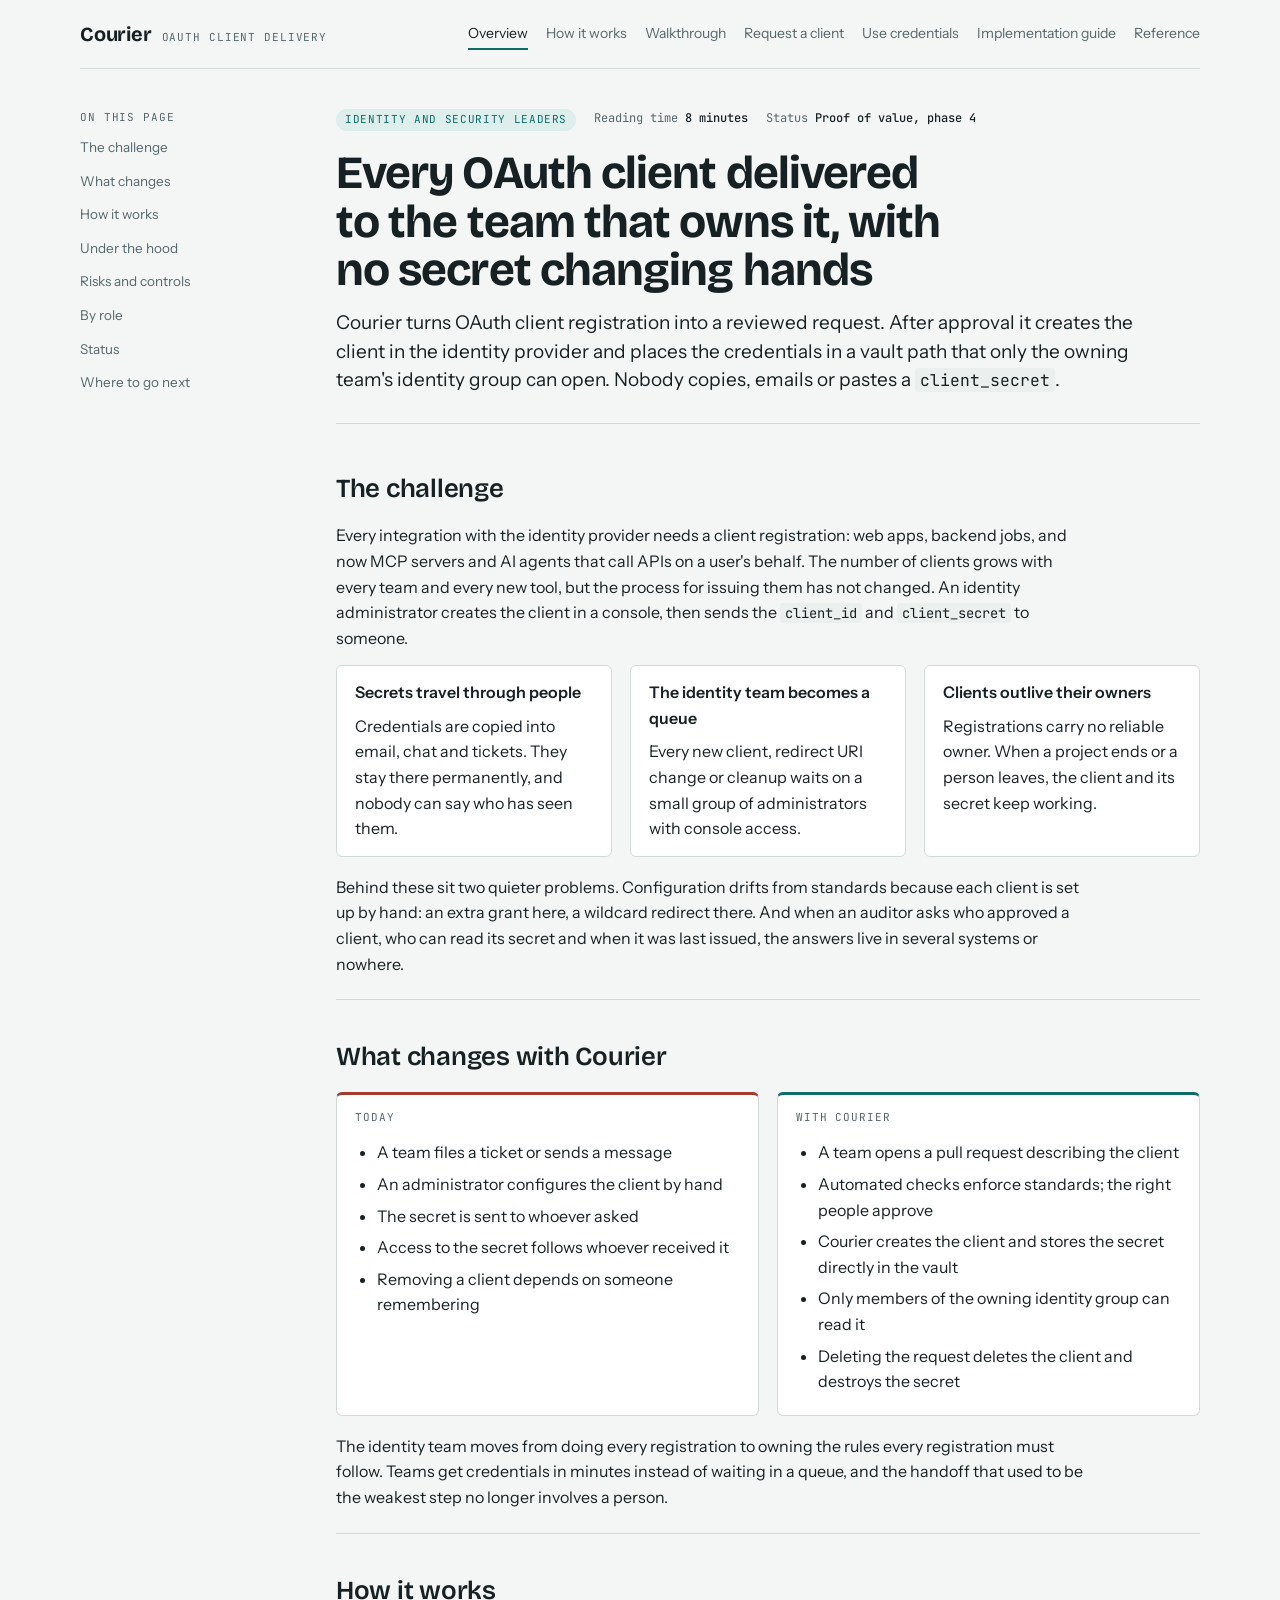
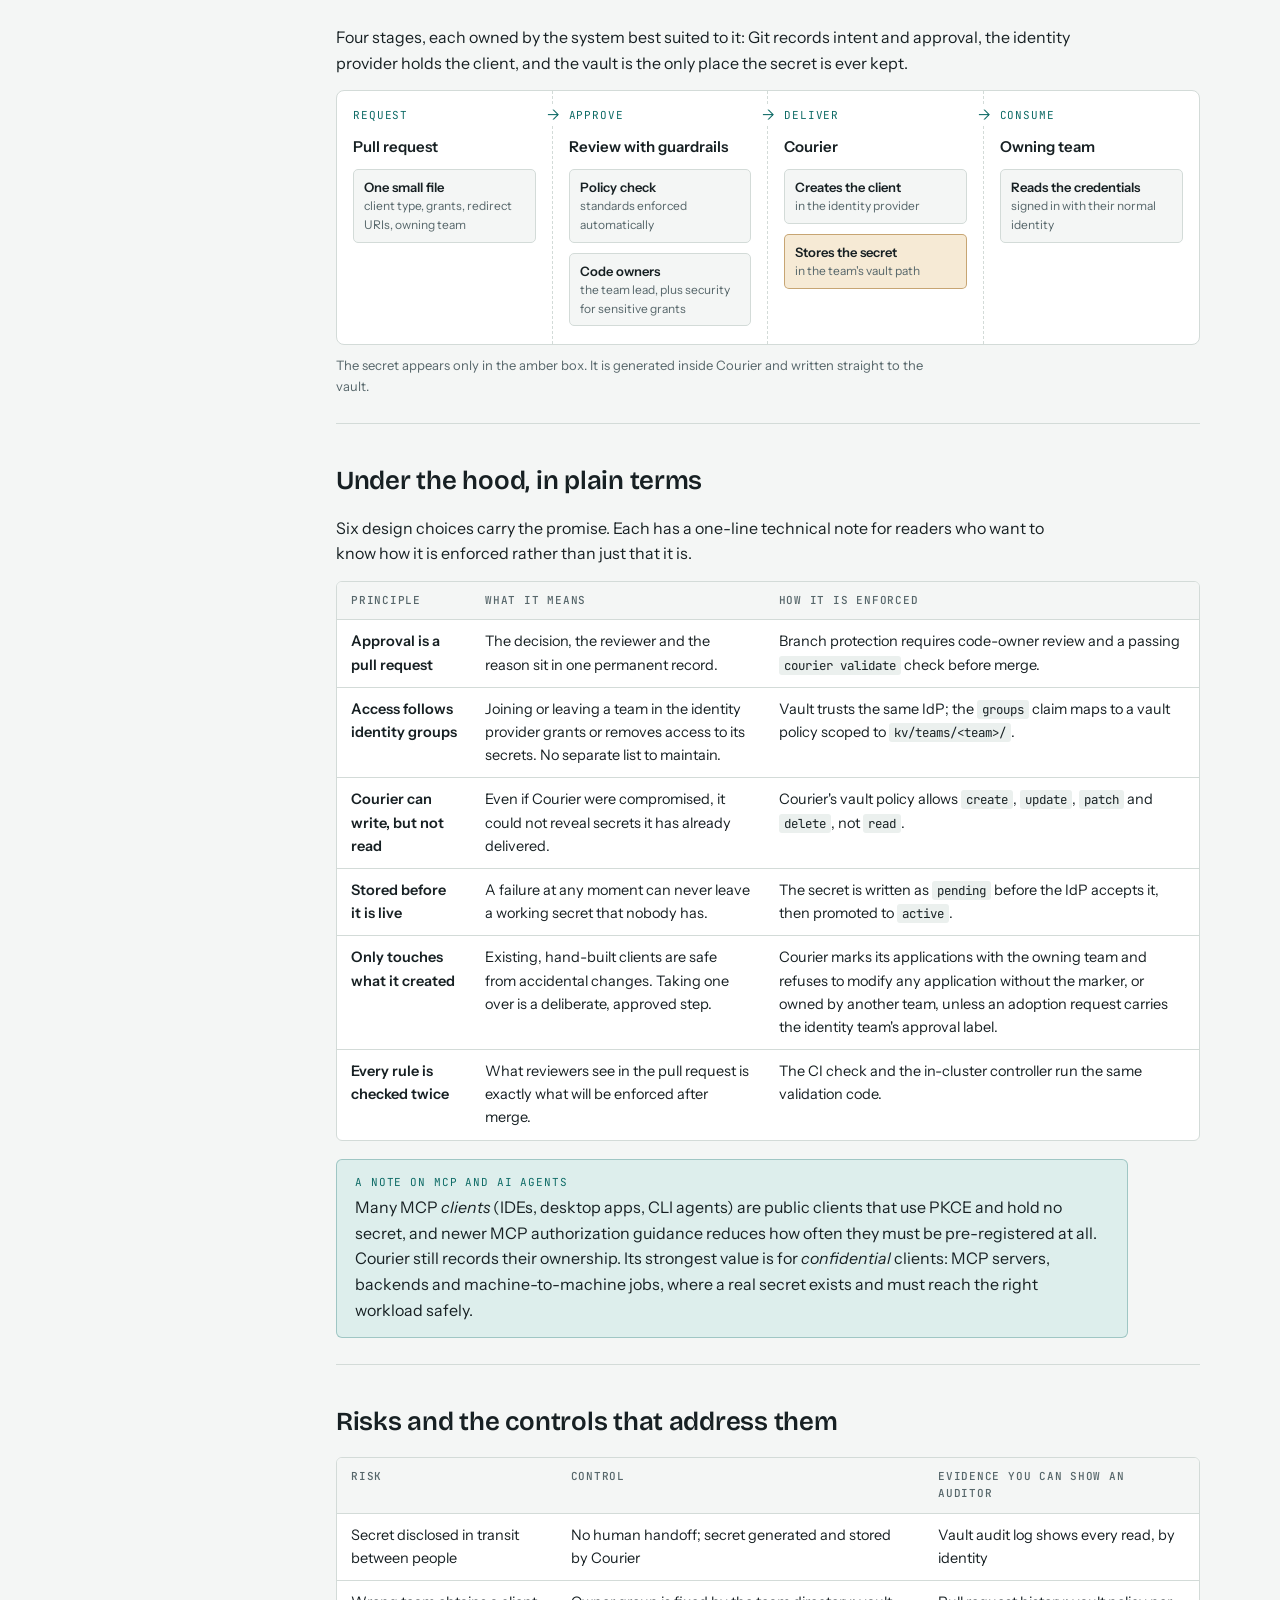
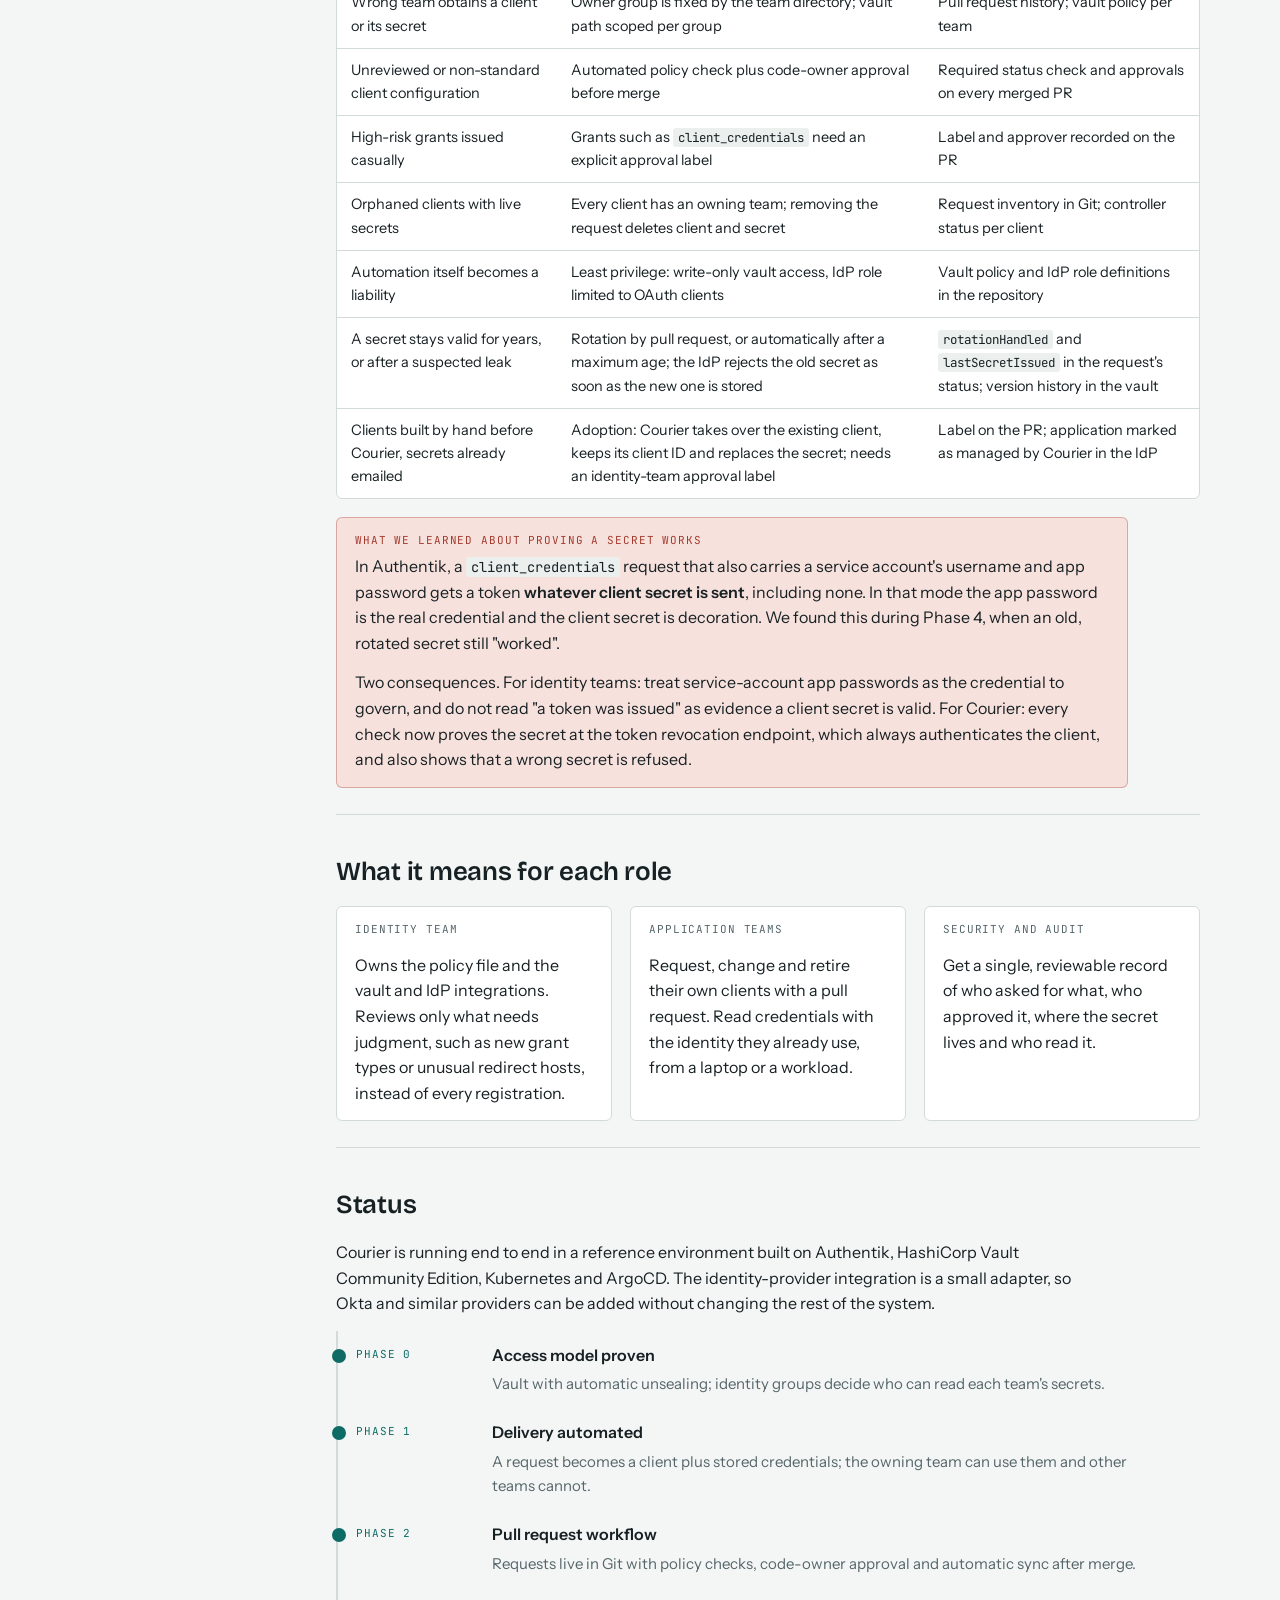
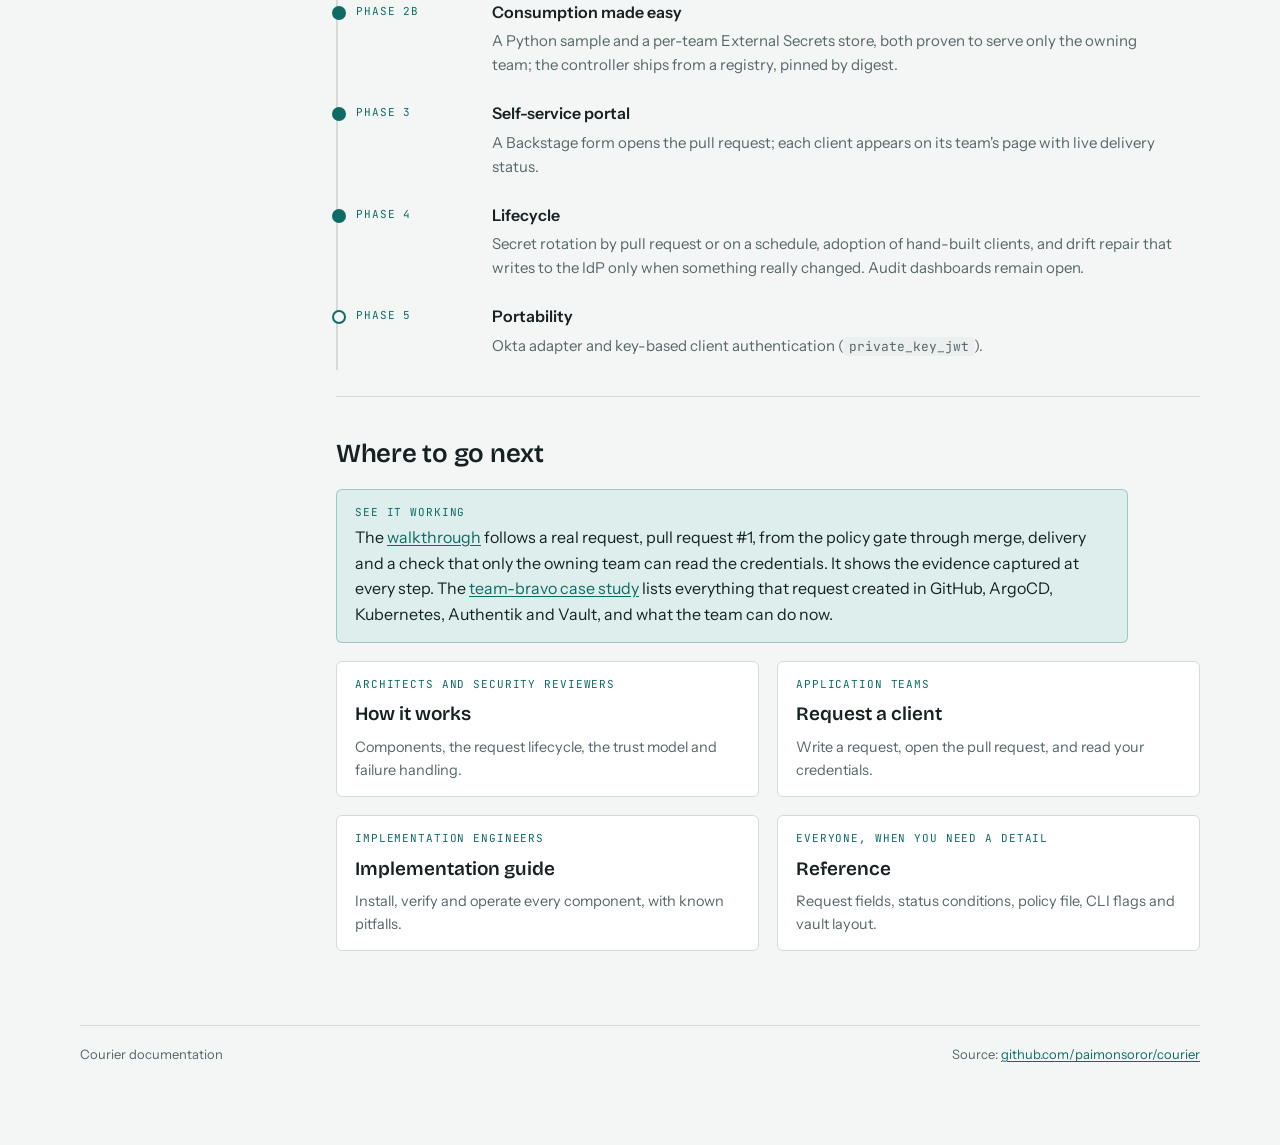
<file: docs/index.html>
<!doctype html>
<html lang="en">
<head>
<meta charset="utf-8">
<title>Courier Documentation</title>
<meta http-equiv="refresh" content="0; url=site/index.html">
<link rel="canonical" href="site/index.html">
</head>
<body>
<p>Courier documentation has moved to <a href="site/index.html">site/index.html</a>.</p>
</body>
</html>
</file>
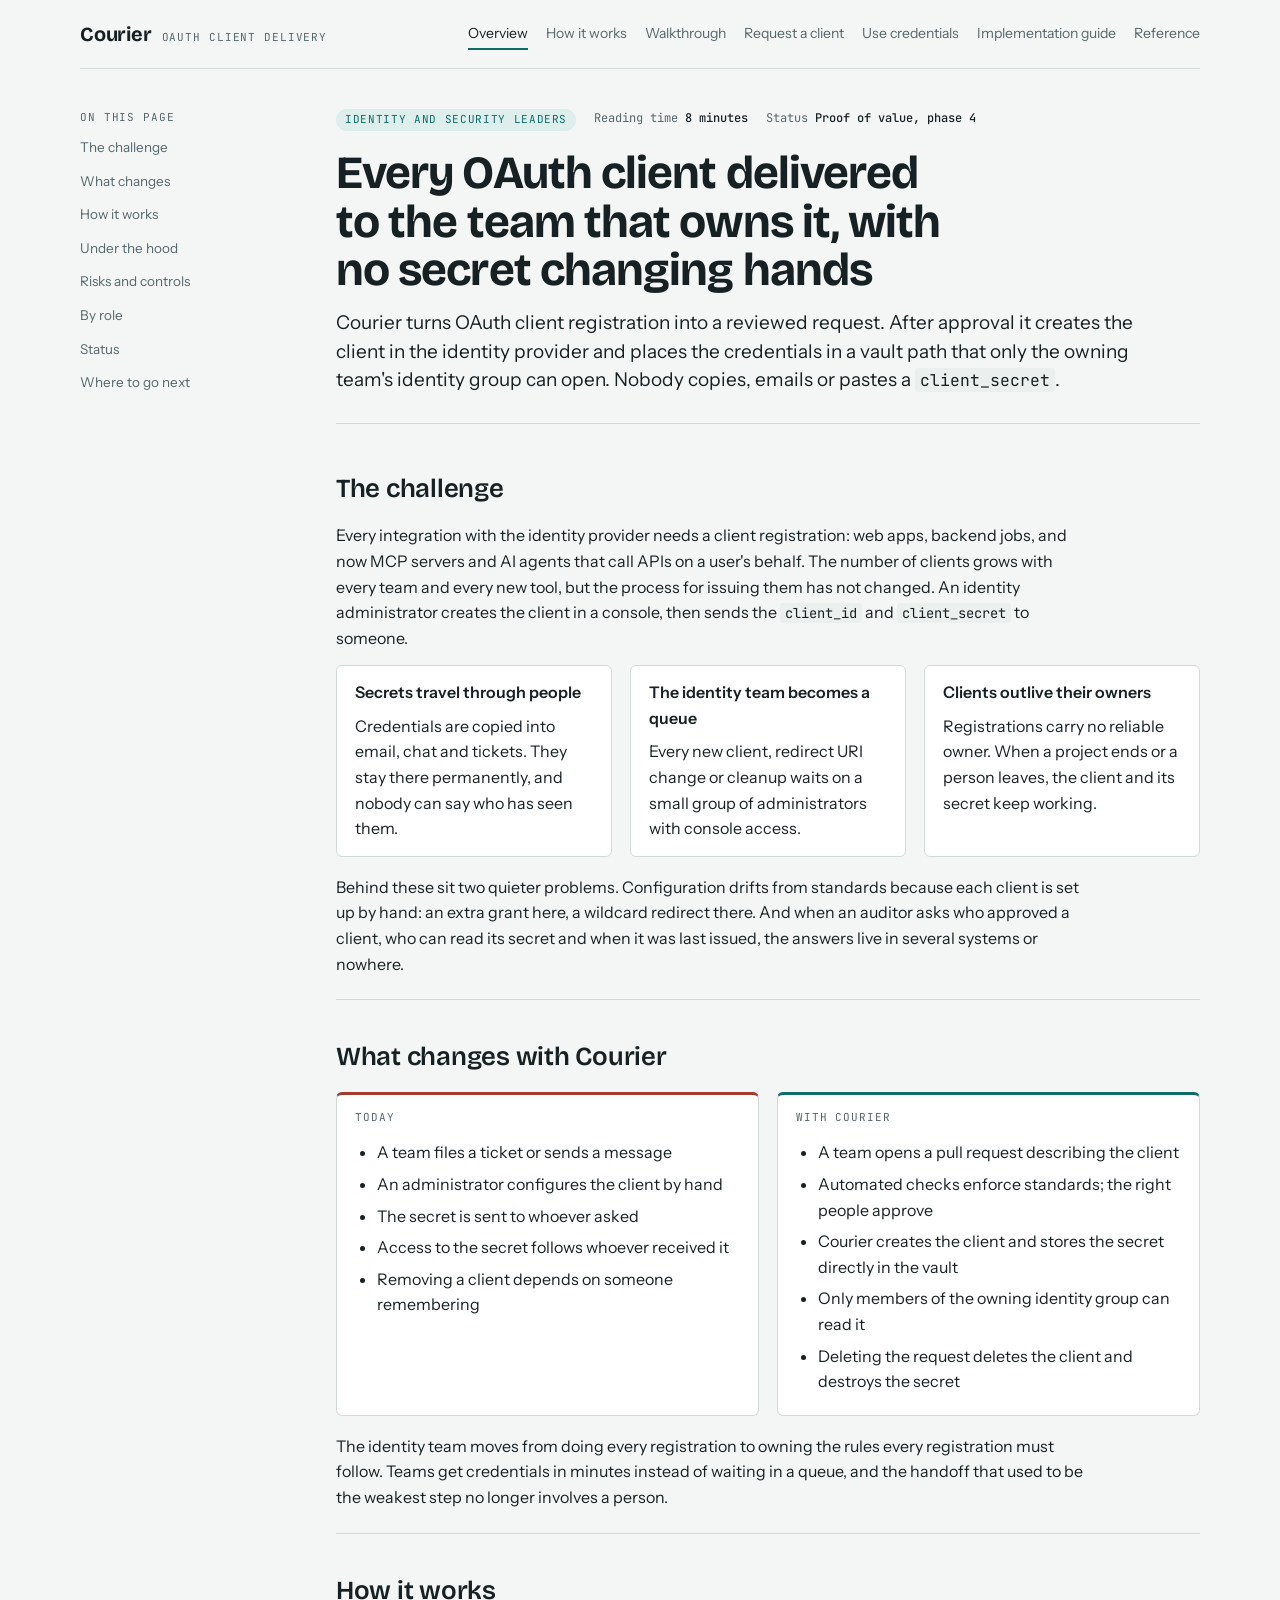
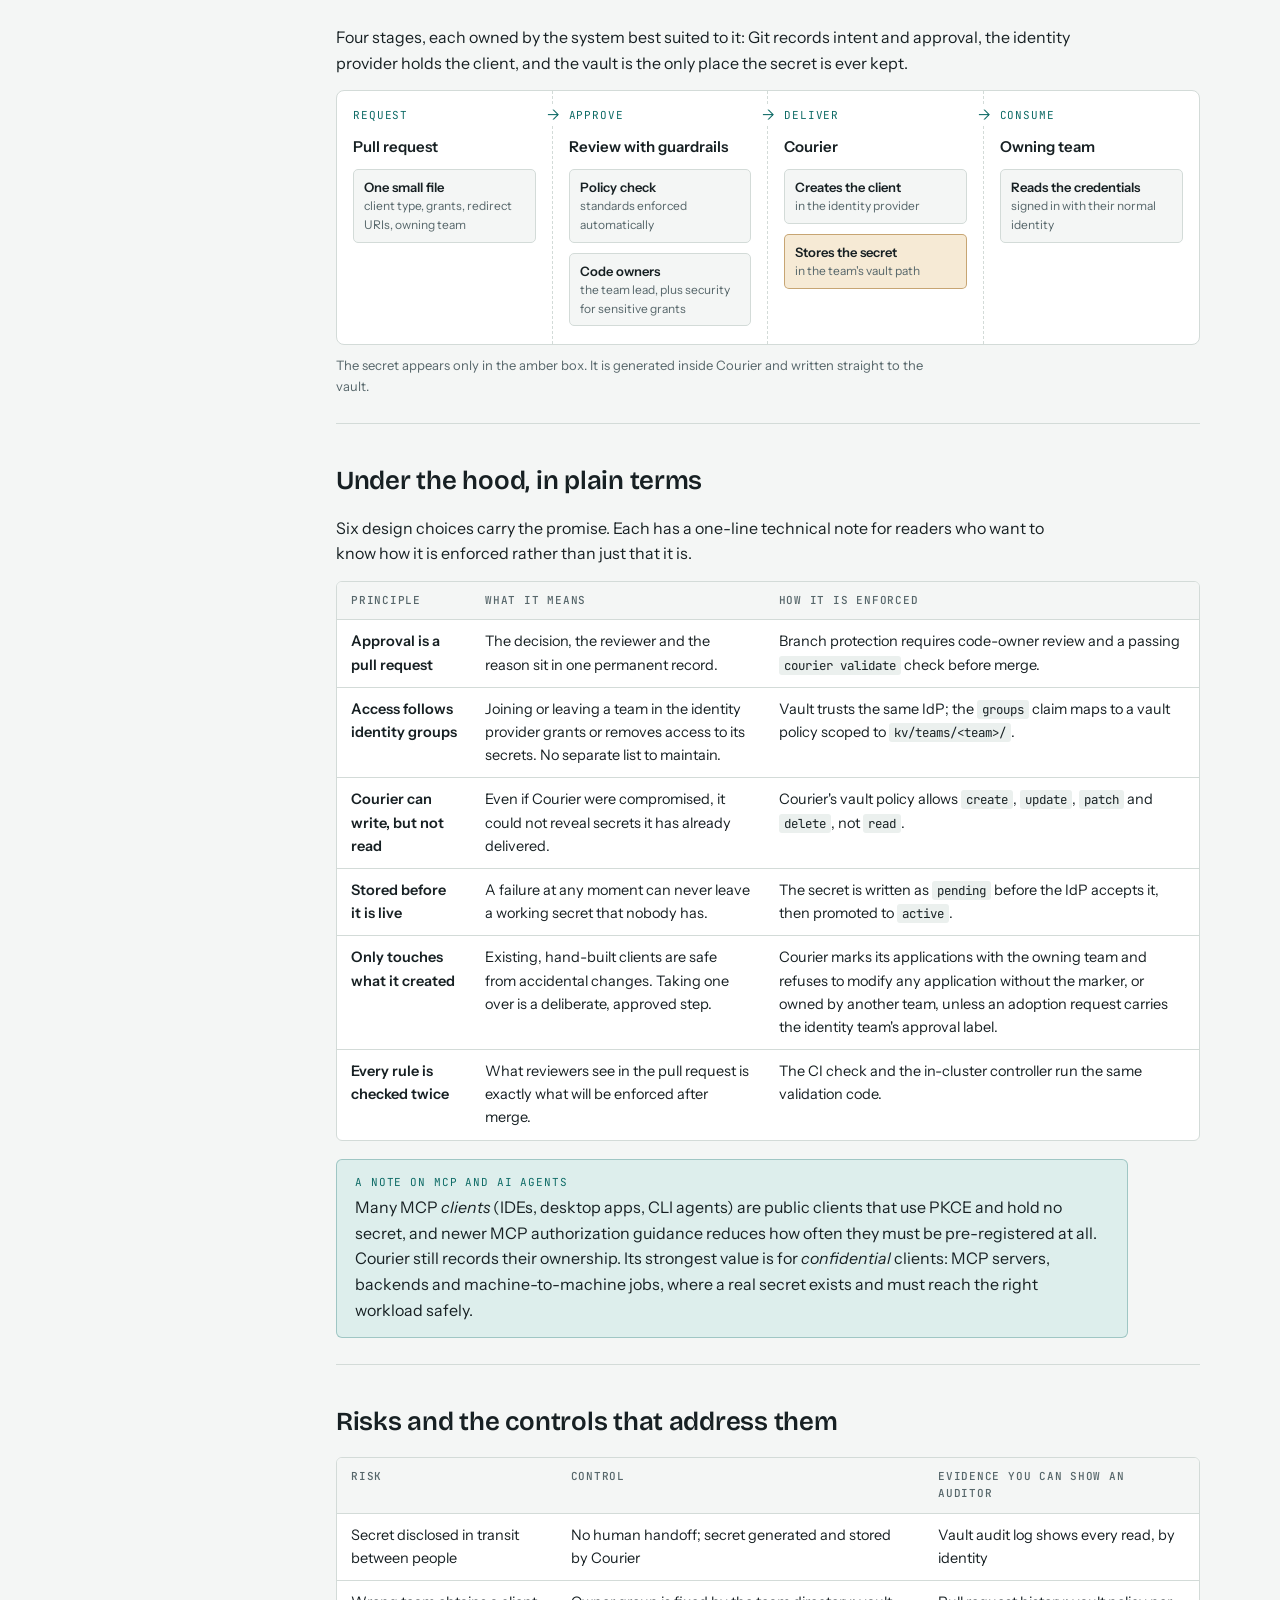
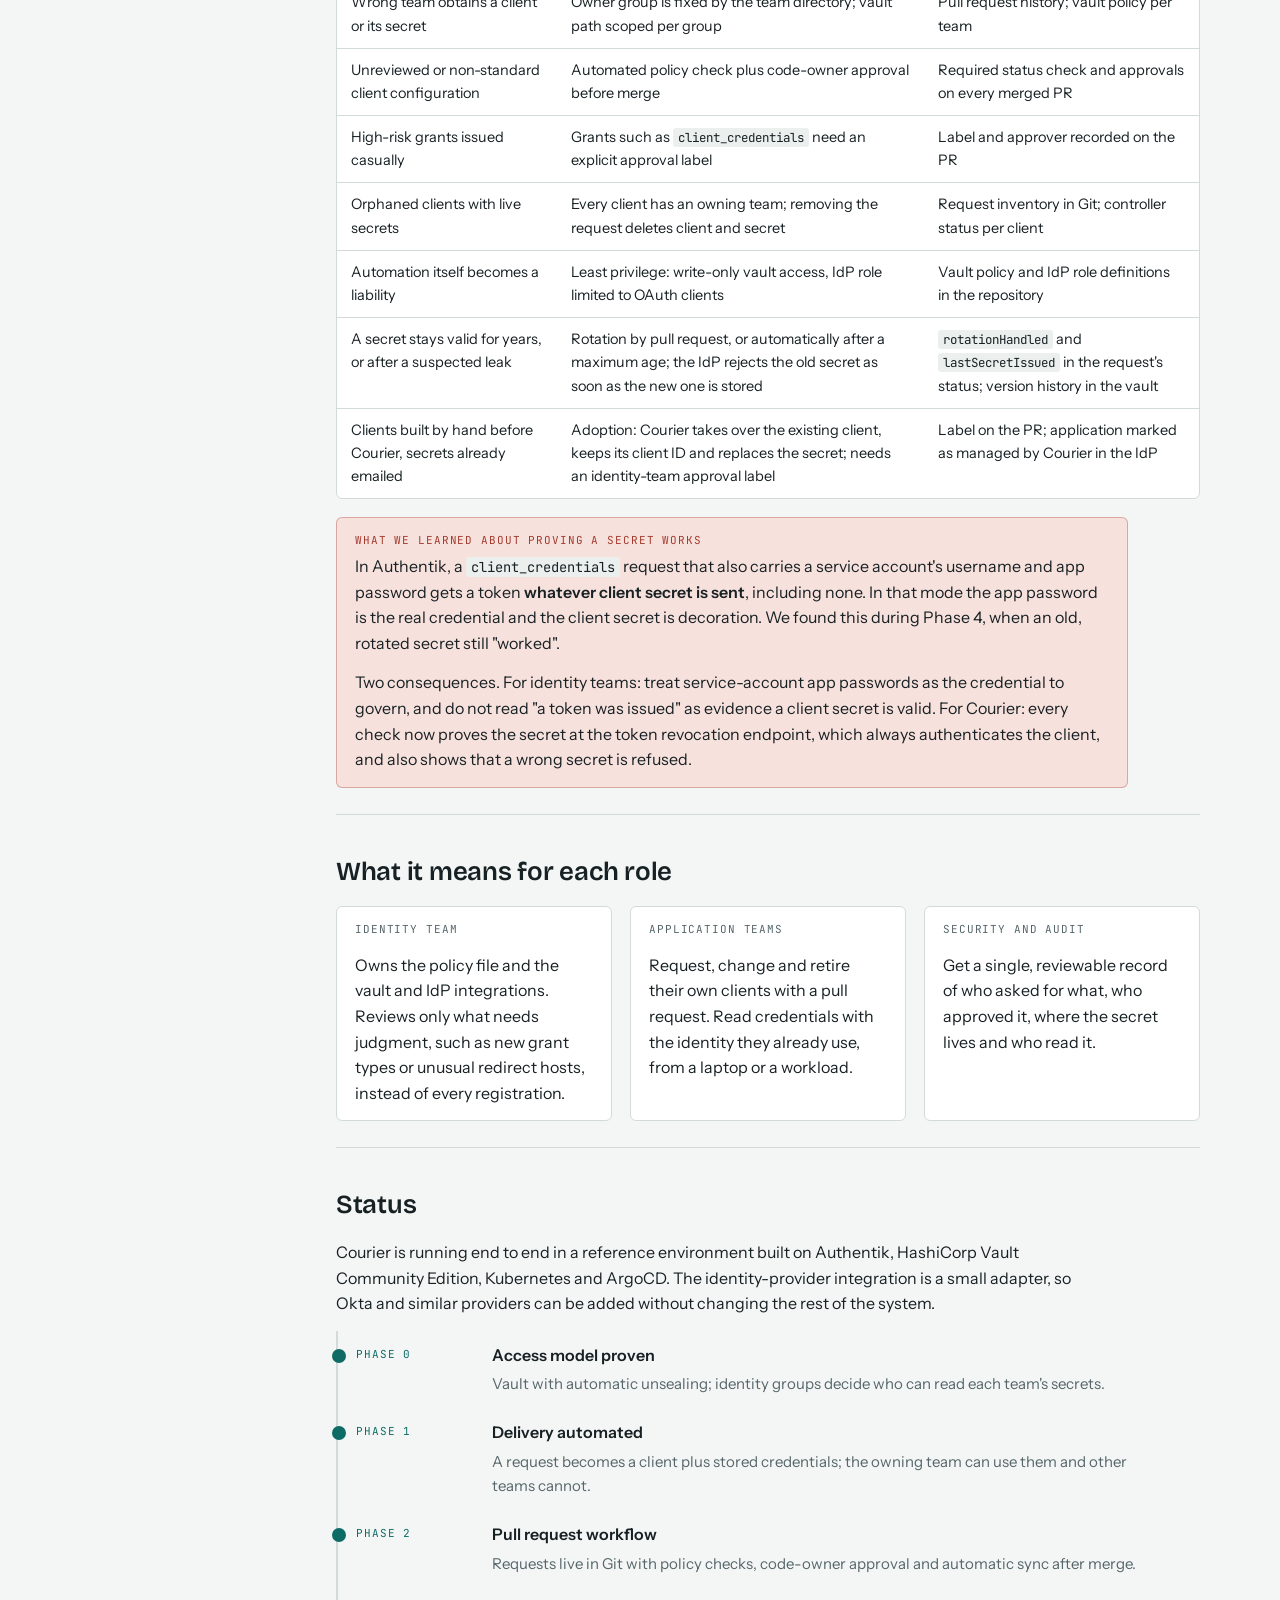
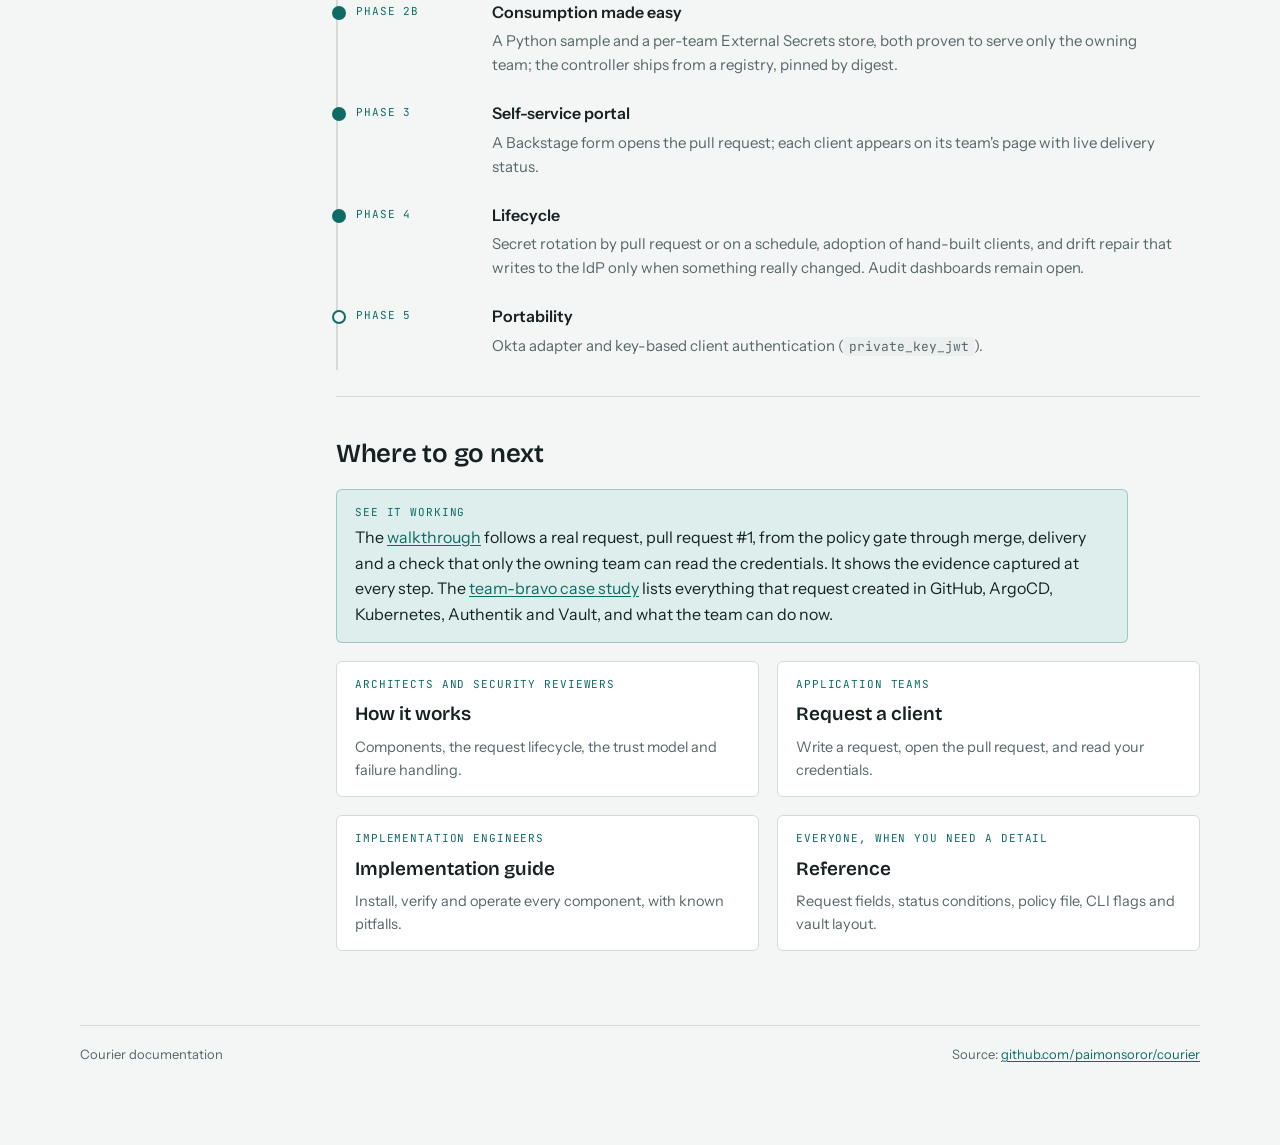
<file: docs/site/index.html>
<!doctype html>
<html lang="en">
<head>
<meta charset="utf-8">
<meta name="viewport" content="width=device-width, initial-scale=1">
<title>Courier Overview</title>
<meta name="description" content="Why Courier exists, what it changes for identity teams, and how it delivers OAuth client credentials to the right team without anyone handling a secret.">
<link rel="preconnect" href="https://fonts.googleapis.com">
<link rel="preconnect" href="https://fonts.gstatic.com" crossorigin>
<link rel="stylesheet" href="https://fonts.googleapis.com/css2?family=Bricolage+Grotesque:opsz,wght@12..96,600;12..96,700&family=Instrument+Sans:ital,wght@0,400;0,500;0,600;1,400&family=JetBrains+Mono:wght@400;500&display=swap">
<link rel="stylesheet" href="assets/courier.css">
</head>
<body>

<header class="site-header">
  <a class="brand" href="index.html">Courier <small>OAuth client delivery</small></a>
  <nav class="site-nav" aria-label="Documentation">
    <a href="index.html" aria-current="page">Overview</a>
    <a href="how-it-works.html">How it works</a>
    <a href="walkthrough.html">Walkthrough</a>
    <a href="request-a-client.html">Request a client</a>
    <a href="use-credentials.html">Use credentials</a>
    <a href="implementation.html">Implementation guide</a>
    <a href="reference.html">Reference</a>
  </nav>
</header>

<div class="shell">
  <nav class="toc" aria-label="On this page">
    <p>On this page</p>
    <ol>
      <li><a href="#challenge">The challenge</a></li>
      <li><a href="#change">What changes</a></li>
      <li><a href="#flow">How it works</a></li>
      <li><a href="#under-the-hood">Under the hood</a></li>
      <li><a href="#controls">Risks and controls</a></li>
      <li><a href="#roles">By role</a></li>
      <li><a href="#status">Status</a></li>
      <li><a href="#next">Where to go next</a></li>
    </ol>
  </nav>

  <main>
    <header class="doc">
      <div class="meta">
        <span class="audience">Identity and security leaders</span>
        <span>Reading time <b>8 minutes</b></span>
        <span>Status <b>Proof of value, phase 4</b></span>
      </div>
      <h1>Every OAuth client delivered to the team that owns it, with no secret changing hands</h1>
      <p class="lede">Courier turns OAuth client registration into a reviewed request. After approval it creates the client in the identity provider and places the credentials in a vault path that only the owning team's identity group can open. Nobody copies, emails or pastes a <code>client_secret</code>.</p>
    </header>

    <section id="challenge">
      <h2>The challenge</h2>
      <p>Every integration with the identity provider needs a client registration: web apps, backend jobs, and now MCP servers and AI agents that call APIs on a user's behalf. The number of clients grows with every team and every new tool, but the process for issuing them has not changed. An identity administrator creates the client in a console, then sends the <code>client_id</code> and <code>client_secret</code> to someone.</p>

      <div class="three">
        <div class="panel">
          <h3>Secrets travel through people</h3>
          <p>Credentials are copied into email, chat and tickets. They stay there permanently, and nobody can say who has seen them.</p>
        </div>
        <div class="panel">
          <h3>The identity team becomes a queue</h3>
          <p>Every new client, redirect URI change or cleanup waits on a small group of administrators with console access.</p>
        </div>
        <div class="panel">
          <h3>Clients outlive their owners</h3>
          <p>Registrations carry no reliable owner. When a project ends or a person leaves, the client and its secret keep working.</p>
        </div>
      </div>
      <p>Behind these sit two quieter problems. Configuration drifts from standards because each client is set up by hand: an extra grant here, a wildcard redirect there. And when an auditor asks who approved a client, who can read its secret and when it was last issued, the answers live in several systems or nowhere.</p>
    </section>

    <section id="change">
      <h2>What changes with Courier</h2>
      <div class="two compare">
        <div class="panel before">
          <p class="label">Today</p>
          <ul>
            <li>A team files a ticket or sends a message</li>
            <li>An administrator configures the client by hand</li>
            <li>The secret is sent to whoever asked</li>
            <li>Access to the secret follows whoever received it</li>
            <li>Removing a client depends on someone remembering</li>
          </ul>
        </div>
        <div class="panel after">
          <p class="label">With Courier</p>
          <ul>
            <li>A team opens a pull request describing the client</li>
            <li>Automated checks enforce standards; the right people approve</li>
            <li>Courier creates the client and stores the secret directly in the vault</li>
            <li>Only members of the owning identity group can read it</li>
            <li>Deleting the request deletes the client and destroys the secret</li>
          </ul>
        </div>
      </div>
      <p>The identity team moves from doing every registration to owning the rules every registration must follow. Teams get credentials in minutes instead of waiting in a queue, and the handoff that used to be the weakest step no longer involves a person.</p>
    </section>

    <section id="flow">
      <h2>How it works</h2>
      <p>Four stages, each owned by the system best suited to it: Git records intent and approval, the identity provider holds the client, and the vault is the only place the secret is ever kept.</p>
      <div class="flow" style="--stages:4" role="img" aria-label="Request as a pull request, approve with policy checks and code owners, deliver by creating the client and writing the vault, consume through identity group membership">
        <div class="stage">
          <span class="label">Request</span>
          <h4>Pull request</h4>
          <div class="node"><b>One small file</b><small>client type, grants, redirect URIs, owning team</small></div>
        </div>
        <div class="stage">
          <span class="label">Approve</span>
          <h4>Review with guardrails</h4>
          <div class="node"><b>Policy check</b><small>standards enforced automatically</small></div>
          <div class="node"><b>Code owners</b><small>the team lead, plus security for sensitive grants</small></div>
        </div>
        <div class="stage">
          <span class="label">Deliver</span>
          <h4>Courier</h4>
          <div class="node"><b>Creates the client</b><small>in the identity provider</small></div>
          <div class="node secret"><b>Stores the secret</b><small>in the team's vault path</small></div>
        </div>
        <div class="stage">
          <span class="label">Consume</span>
          <h4>Owning team</h4>
          <div class="node"><b>Reads the credentials</b><small>signed in with their normal identity</small></div>
        </div>
      </div>
      <p class="flow-caption">The secret appears only in the amber box. It is generated inside Courier and written straight to the vault.</p>
    </section>

    <section id="under-the-hood">
      <h2>Under the hood, in plain terms</h2>
      <p>Six design choices carry the promise. Each has a one-line technical note for readers who want to know how it is enforced rather than just that it is.</p>
      <div class="table-wrap">
        <table>
          <thead><tr><th>Principle</th><th>What it means</th><th>How it is enforced</th></tr></thead>
          <tbody>
            <tr>
              <td><strong>Approval is a pull request</strong></td>
              <td>The decision, the reviewer and the reason sit in one permanent record.</td>
              <td>Branch protection requires code-owner review and a passing <code>courier validate</code> check before merge.</td>
            </tr>
            <tr>
              <td><strong>Access follows identity groups</strong></td>
              <td>Joining or leaving a team in the identity provider grants or removes access to its secrets. No separate list to maintain.</td>
              <td>Vault trusts the same IdP; the <code>groups</code> claim maps to a vault policy scoped to <code>kv/teams/&lt;team&gt;/</code>.</td>
            </tr>
            <tr>
              <td><strong>Courier can write, but not read</strong></td>
              <td>Even if Courier were compromised, it could not reveal secrets it has already delivered.</td>
              <td>Courier's vault policy allows <code>create</code>, <code>update</code>, <code>patch</code> and <code>delete</code>, not <code>read</code>.</td>
            </tr>
            <tr>
              <td><strong>Stored before it is live</strong></td>
              <td>A failure at any moment can never leave a working secret that nobody has.</td>
              <td>The secret is written as <code>pending</code> before the IdP accepts it, then promoted to <code>active</code>.</td>
            </tr>
            <tr>
              <td><strong>Only touches what it created</strong></td>
              <td>Existing, hand-built clients are safe from accidental changes. Taking one over is a deliberate, approved step.</td>
              <td>Courier marks its applications with the owning team and refuses to modify any application without the marker, or owned by another team, unless an adoption request carries the identity team's approval label.</td>
            </tr>
            <tr>
              <td><strong>Every rule is checked twice</strong></td>
              <td>What reviewers see in the pull request is exactly what will be enforced after merge.</td>
              <td>The CI check and the in-cluster controller run the same validation code.</td>
            </tr>
          </tbody>
        </table>
      </div>
      <div class="callout">
        <span class="label">A note on MCP and AI agents</span>
        <p>Many MCP <em>clients</em> (IDEs, desktop apps, CLI agents) are public clients that use PKCE and hold no secret, and newer MCP authorization guidance reduces how often they must be pre-registered at all. Courier still records their ownership. Its strongest value is for <em>confidential</em> clients: MCP servers, backends and machine-to-machine jobs, where a real secret exists and must reach the right workload safely.</p>
      </div>
    </section>

    <section id="controls">
      <h2>Risks and the controls that address them</h2>
      <div class="table-wrap">
        <table>
          <thead><tr><th>Risk</th><th>Control</th><th>Evidence you can show an auditor</th></tr></thead>
          <tbody>
            <tr><td>Secret disclosed in transit between people</td><td>No human handoff; secret generated and stored by Courier</td><td>Vault audit log shows every read, by identity</td></tr>
            <tr><td>Wrong team obtains a client or its secret</td><td>Owner group is fixed by the team directory; vault path scoped per group</td><td>Pull request history; vault policy per team</td></tr>
            <tr><td>Unreviewed or non-standard client configuration</td><td>Automated policy check plus code-owner approval before merge</td><td>Required status check and approvals on every merged PR</td></tr>
            <tr><td>High-risk grants issued casually</td><td>Grants such as <code>client_credentials</code> need an explicit approval label</td><td>Label and approver recorded on the PR</td></tr>
            <tr><td>Orphaned clients with live secrets</td><td>Every client has an owning team; removing the request deletes client and secret</td><td>Request inventory in Git; controller status per client</td></tr>
            <tr><td>Automation itself becomes a liability</td><td>Least privilege: write-only vault access, IdP role limited to OAuth clients</td><td>Vault policy and IdP role definitions in the repository</td></tr>
            <tr><td>A secret stays valid for years, or after a suspected leak</td><td>Rotation by pull request, or automatically after a maximum age; the IdP rejects the old secret as soon as the new one is stored</td><td><code>rotationHandled</code> and <code>lastSecretIssued</code> in the request's status; version history in the vault</td></tr>
            <tr><td>Clients built by hand before Courier, secrets already emailed</td><td>Adoption: Courier takes over the existing client, keeps its client ID and replaces the secret; needs an identity-team approval label</td><td>Label on the PR; application marked as managed by Courier in the IdP</td></tr>
          </tbody>
        </table>
      </div>
      <div class="callout warn">
        <span class="label">What we learned about proving a secret works</span>
        <p>In Authentik, a <code>client_credentials</code> request that also carries a service account's username and app password gets a token <strong>whatever client secret is sent</strong>, including none. In that mode the app password is the real credential and the client secret is decoration. We found this during Phase 4, when an old, rotated secret still "worked".</p>
        <p>Two consequences. For identity teams: treat service-account app passwords as the credential to govern, and do not read "a token was issued" as evidence a client secret is valid. For Courier: every check now proves the secret at the token revocation endpoint, which always authenticates the client, and also shows that a wrong secret is refused.</p>
      </div>
    </section>

    <section id="roles">
      <h2>What it means for each role</h2>
      <div class="three">
        <div class="panel">
          <p class="label">Identity team</p>
          <p>Owns the policy file and the vault and IdP integrations. Reviews only what needs judgment, such as new grant types or unusual redirect hosts, instead of every registration.</p>
        </div>
        <div class="panel">
          <p class="label">Application teams</p>
          <p>Request, change and retire their own clients with a pull request. Read credentials with the identity they already use, from a laptop or a workload.</p>
        </div>
        <div class="panel">
          <p class="label">Security and audit</p>
          <p>Get a single, reviewable record of who asked for what, who approved it, where the secret lives and who read it.</p>
        </div>
      </div>
    </section>

    <section id="status">
      <h2>Status</h2>
      <p>Courier is running end to end in a reference environment built on Authentik, HashiCorp Vault Community Edition, Kubernetes and ArgoCD. The identity-provider integration is a small adapter, so Okta and similar providers can be added without changing the rest of the system.</p>
      <div class="phases">
        <div class="phase done"><span class="label">Phase 0</span><div><h3>Access model proven</h3><p>Vault with automatic unsealing; identity groups decide who can read each team's secrets.</p></div></div>
        <div class="phase done"><span class="label">Phase 1</span><div><h3>Delivery automated</h3><p>A request becomes a client plus stored credentials; the owning team can use them and other teams cannot.</p></div></div>
        <div class="phase done"><span class="label">Phase 2</span><div><h3>Pull request workflow</h3><p>Requests live in Git with policy checks, code-owner approval and automatic sync after merge.</p></div></div>
        <div class="phase done"><span class="label">Phase 2b</span><div><h3>Consumption made easy</h3><p>A Python sample and a per-team External Secrets store, both proven to serve only the owning team; the controller ships from a registry, pinned by digest.</p></div></div>
        <div class="phase done"><span class="label">Phase 3</span><div><h3>Self-service portal</h3><p>A Backstage form opens the pull request; each client appears on its team's page with live delivery status.</p></div></div>
        <div class="phase done"><span class="label">Phase 4</span><div><h3>Lifecycle</h3><p>Secret rotation by pull request or on a schedule, adoption of hand-built clients, and drift repair that writes to the IdP only when something really changed. Audit dashboards remain open.</p></div></div>
        <div class="phase"><span class="label">Phase 5</span><div><h3>Portability</h3><p>Okta adapter and key-based client authentication (<code>private_key_jwt</code>).</p></div></div>
      </div>
    </section>

    <section id="next">
      <h2>Where to go next</h2>
      <div class="callout">
        <span class="label">See it working</span>
        <p>The <a href="walkthrough.html">walkthrough</a> follows a real request, pull request #1, from the policy gate through merge, delivery and a check that only the owning team can read the credentials. It shows the evidence captured at every step. The <a href="case-study-team-bravo.html">team-bravo case study</a> lists everything that request created in GitHub, ArgoCD, Kubernetes, Authentik and Vault, and what the team can do now.</p>
      </div>
      <div class="two">
        <a class="panel persona" href="how-it-works.html">
          <span class="label">Architects and security reviewers</span>
          <h3>How it works</h3>
          <p>Components, the request lifecycle, the trust model and failure handling.</p>
        </a>
        <a class="panel persona" href="request-a-client.html">
          <span class="label">Application teams</span>
          <h3>Request a client</h3>
          <p>Write a request, open the pull request, and read your credentials.</p>
        </a>
        <a class="panel persona" href="implementation.html">
          <span class="label">Implementation engineers</span>
          <h3>Implementation guide</h3>
          <p>Install, verify and operate every component, with known pitfalls.</p>
        </a>
        <a class="panel persona" href="reference.html">
          <span class="label">Everyone, when you need a detail</span>
          <h3>Reference</h3>
          <p>Request fields, status conditions, policy file, CLI flags and vault layout.</p>
        </a>
      </div>
    </section>
  </main>
</div>

<footer class="site-footer">
  <span>Courier documentation</span>
  <span>Source: <a href="https://github.com/paimonsoror/courier">github.com/paimonsoror/courier</a></span>
</footer>

</body>
</html>
</file>
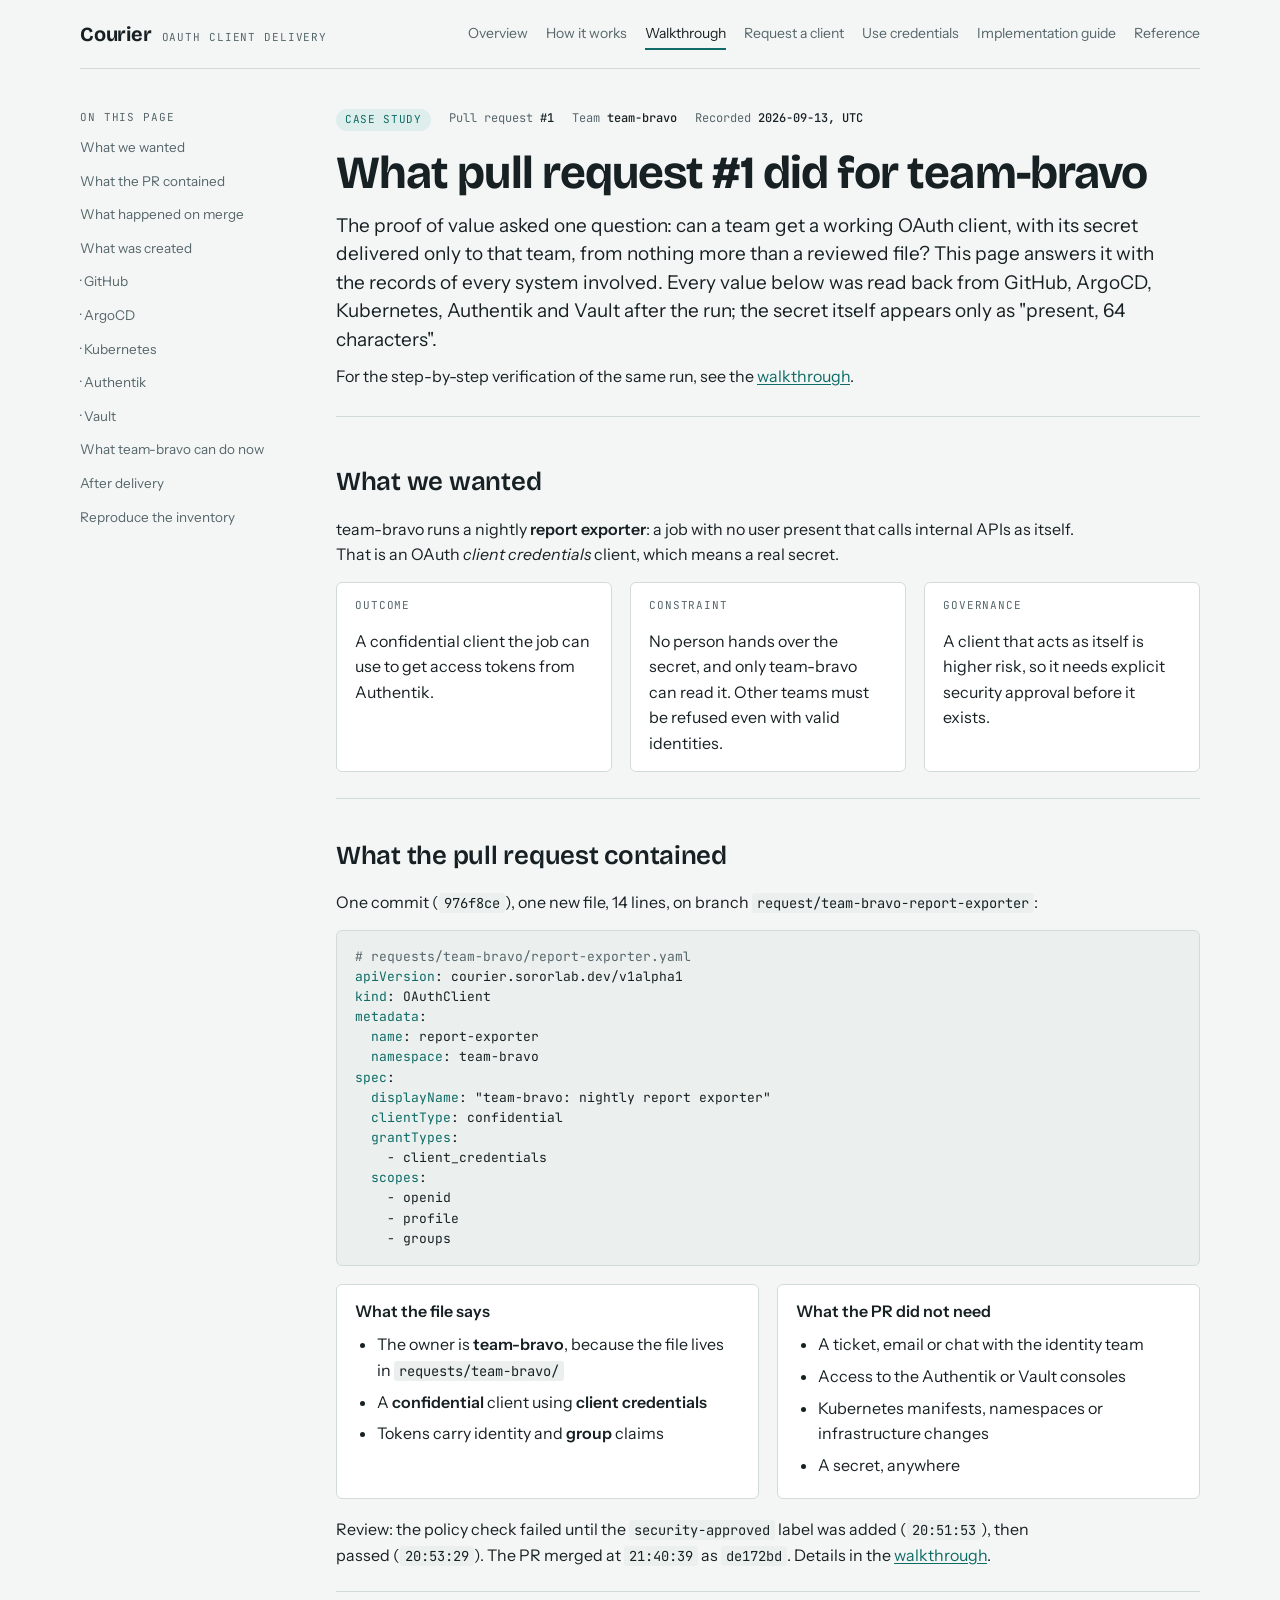
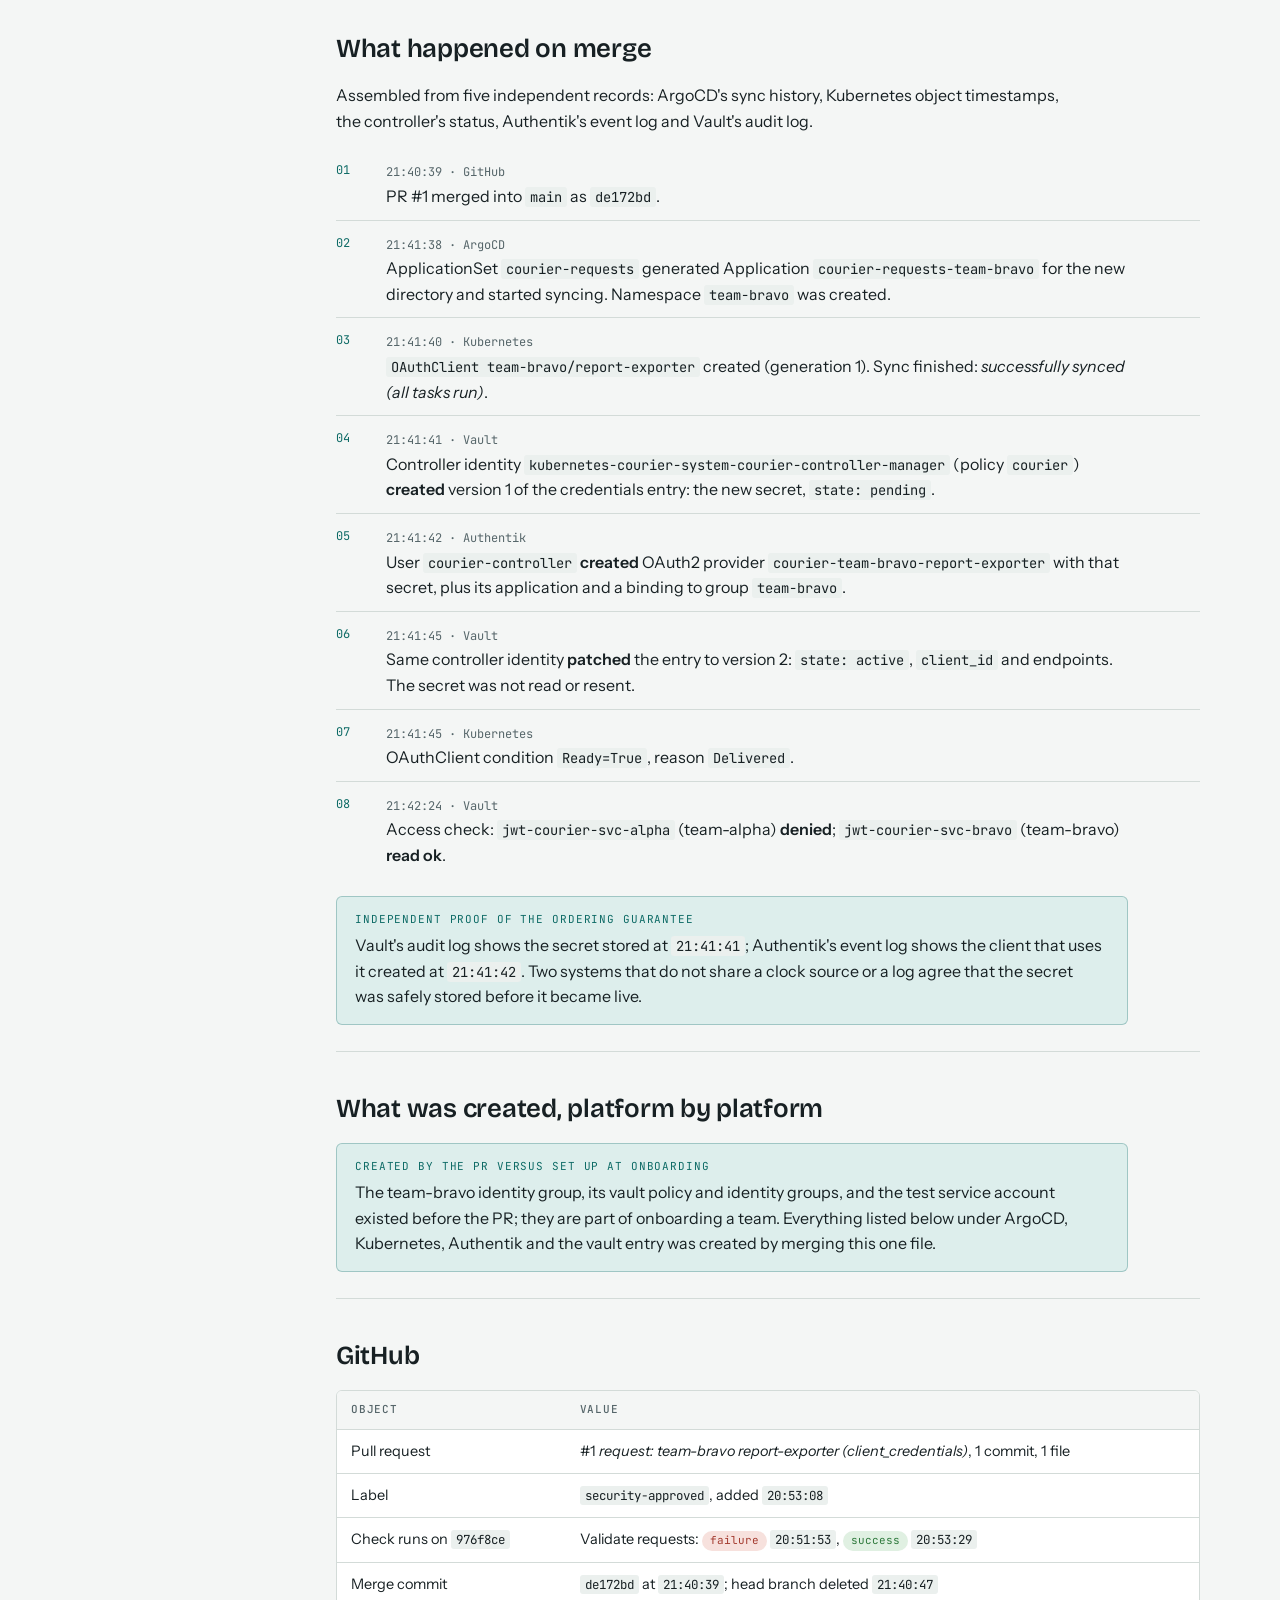
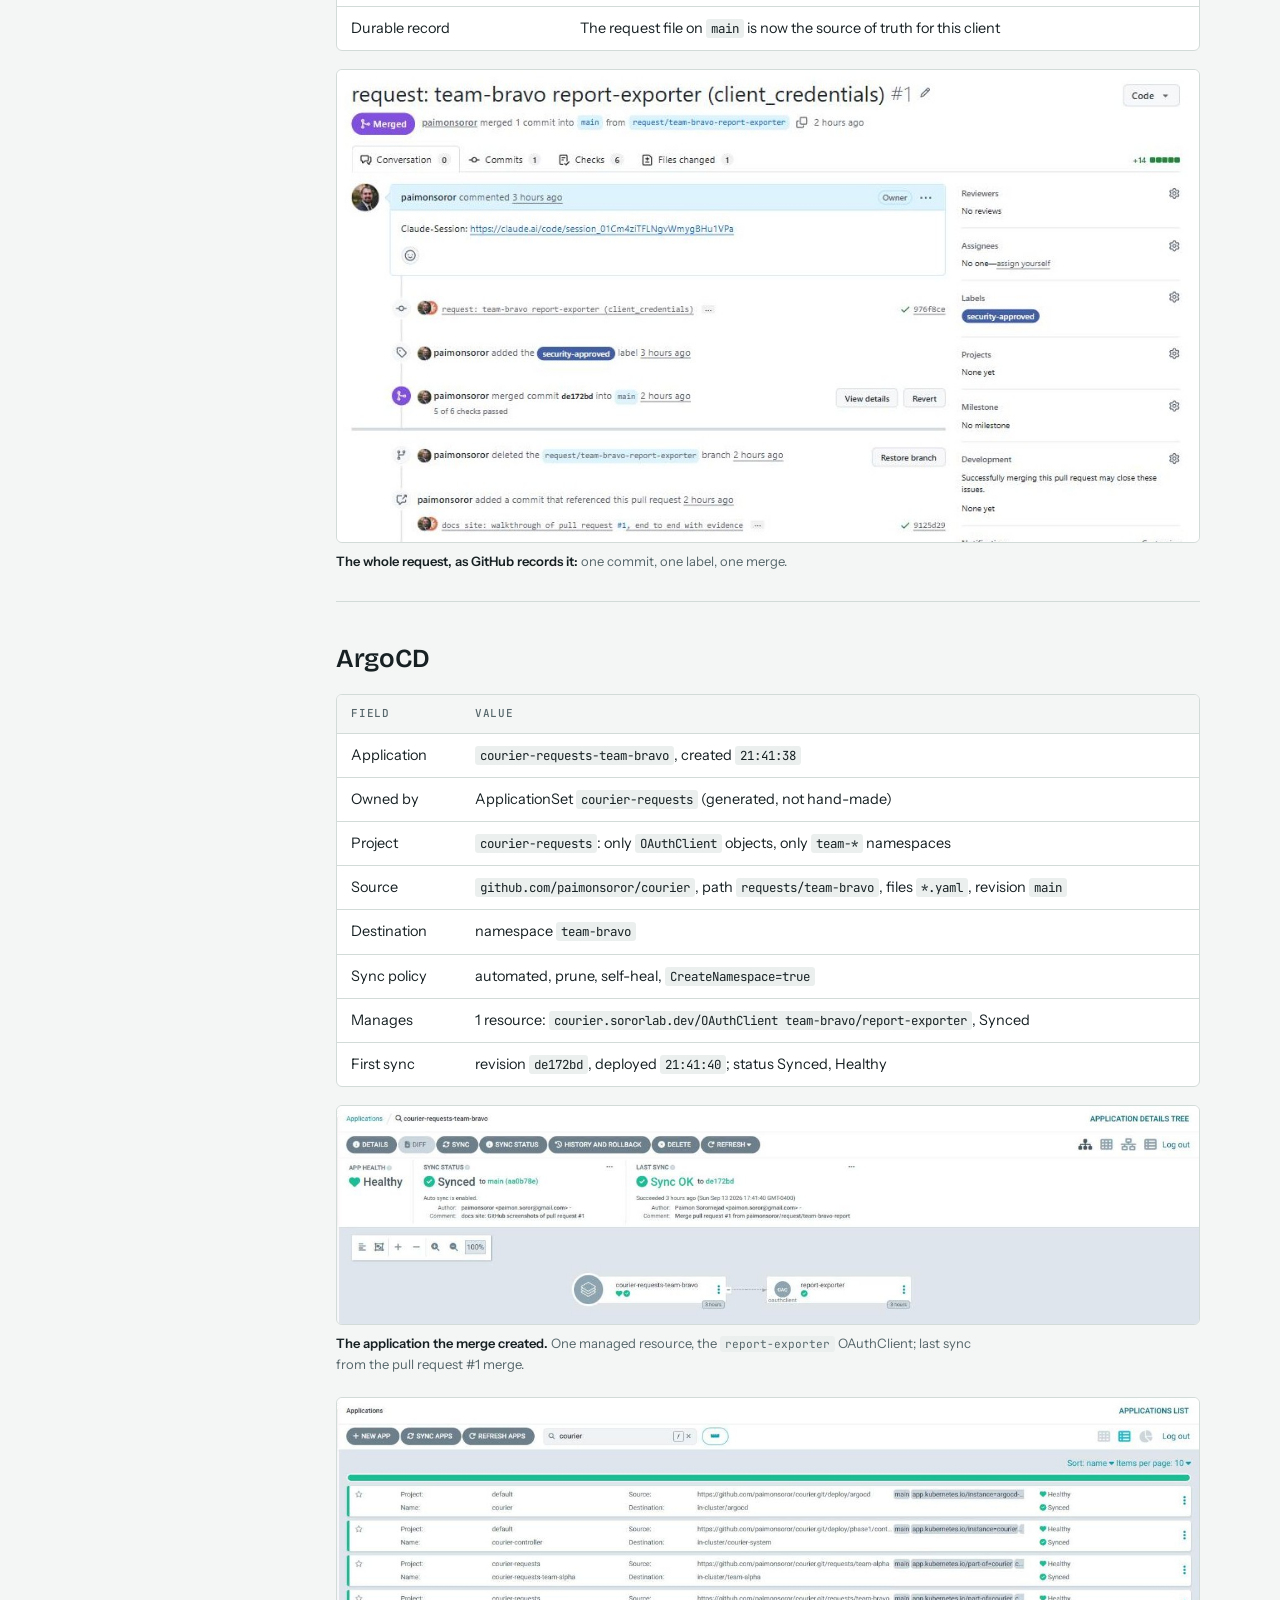
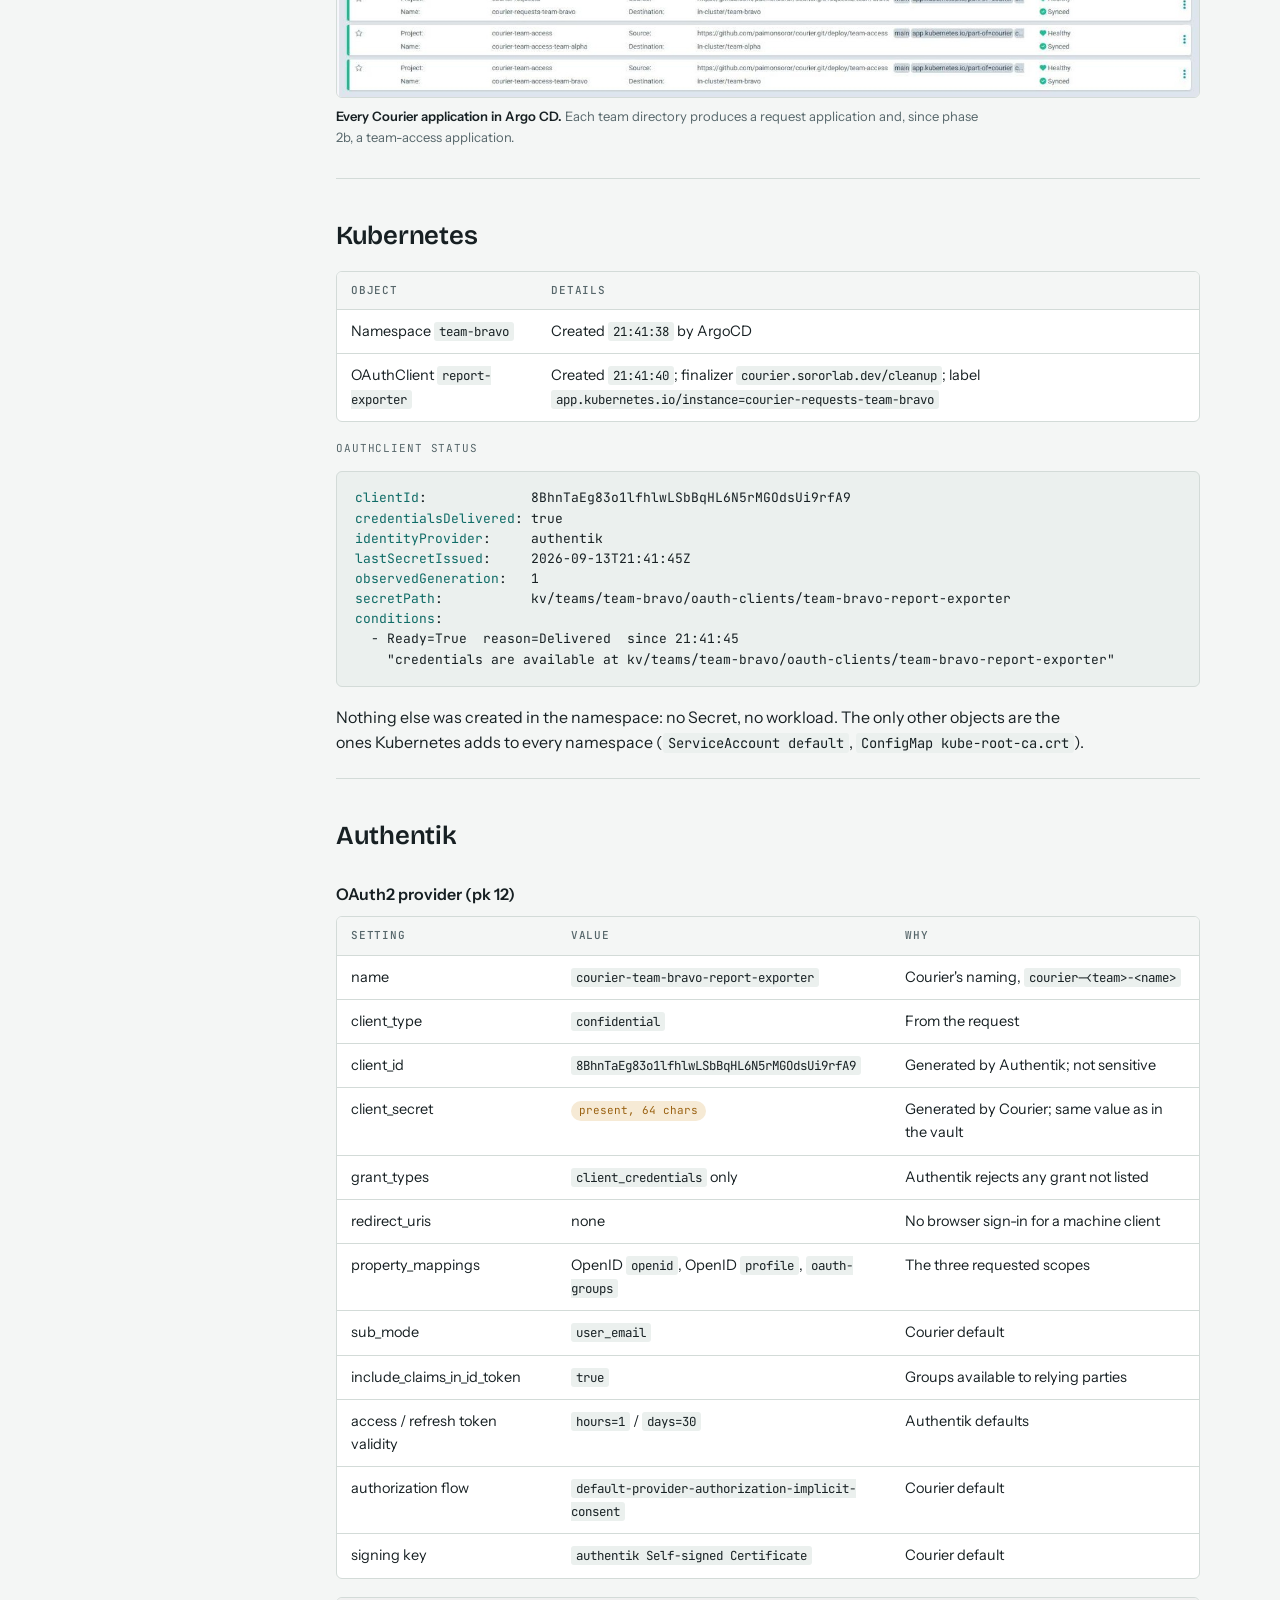
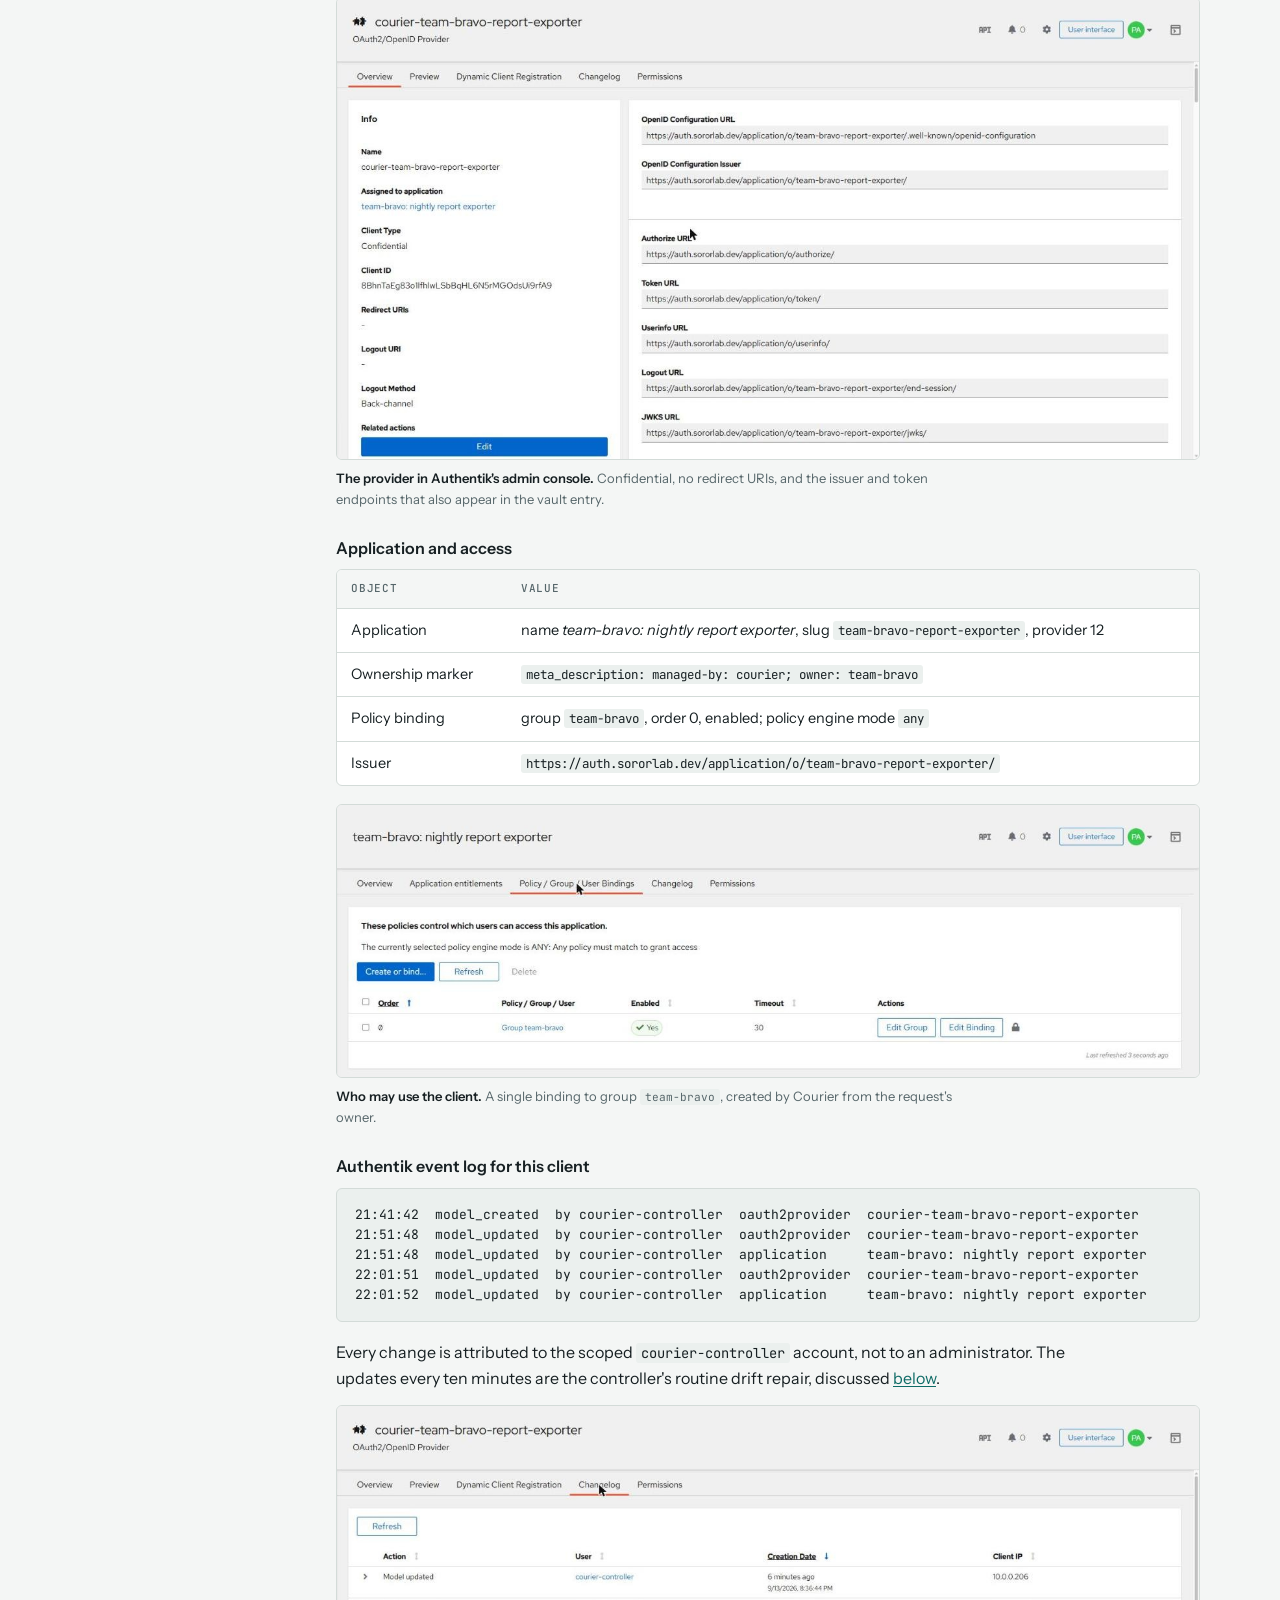
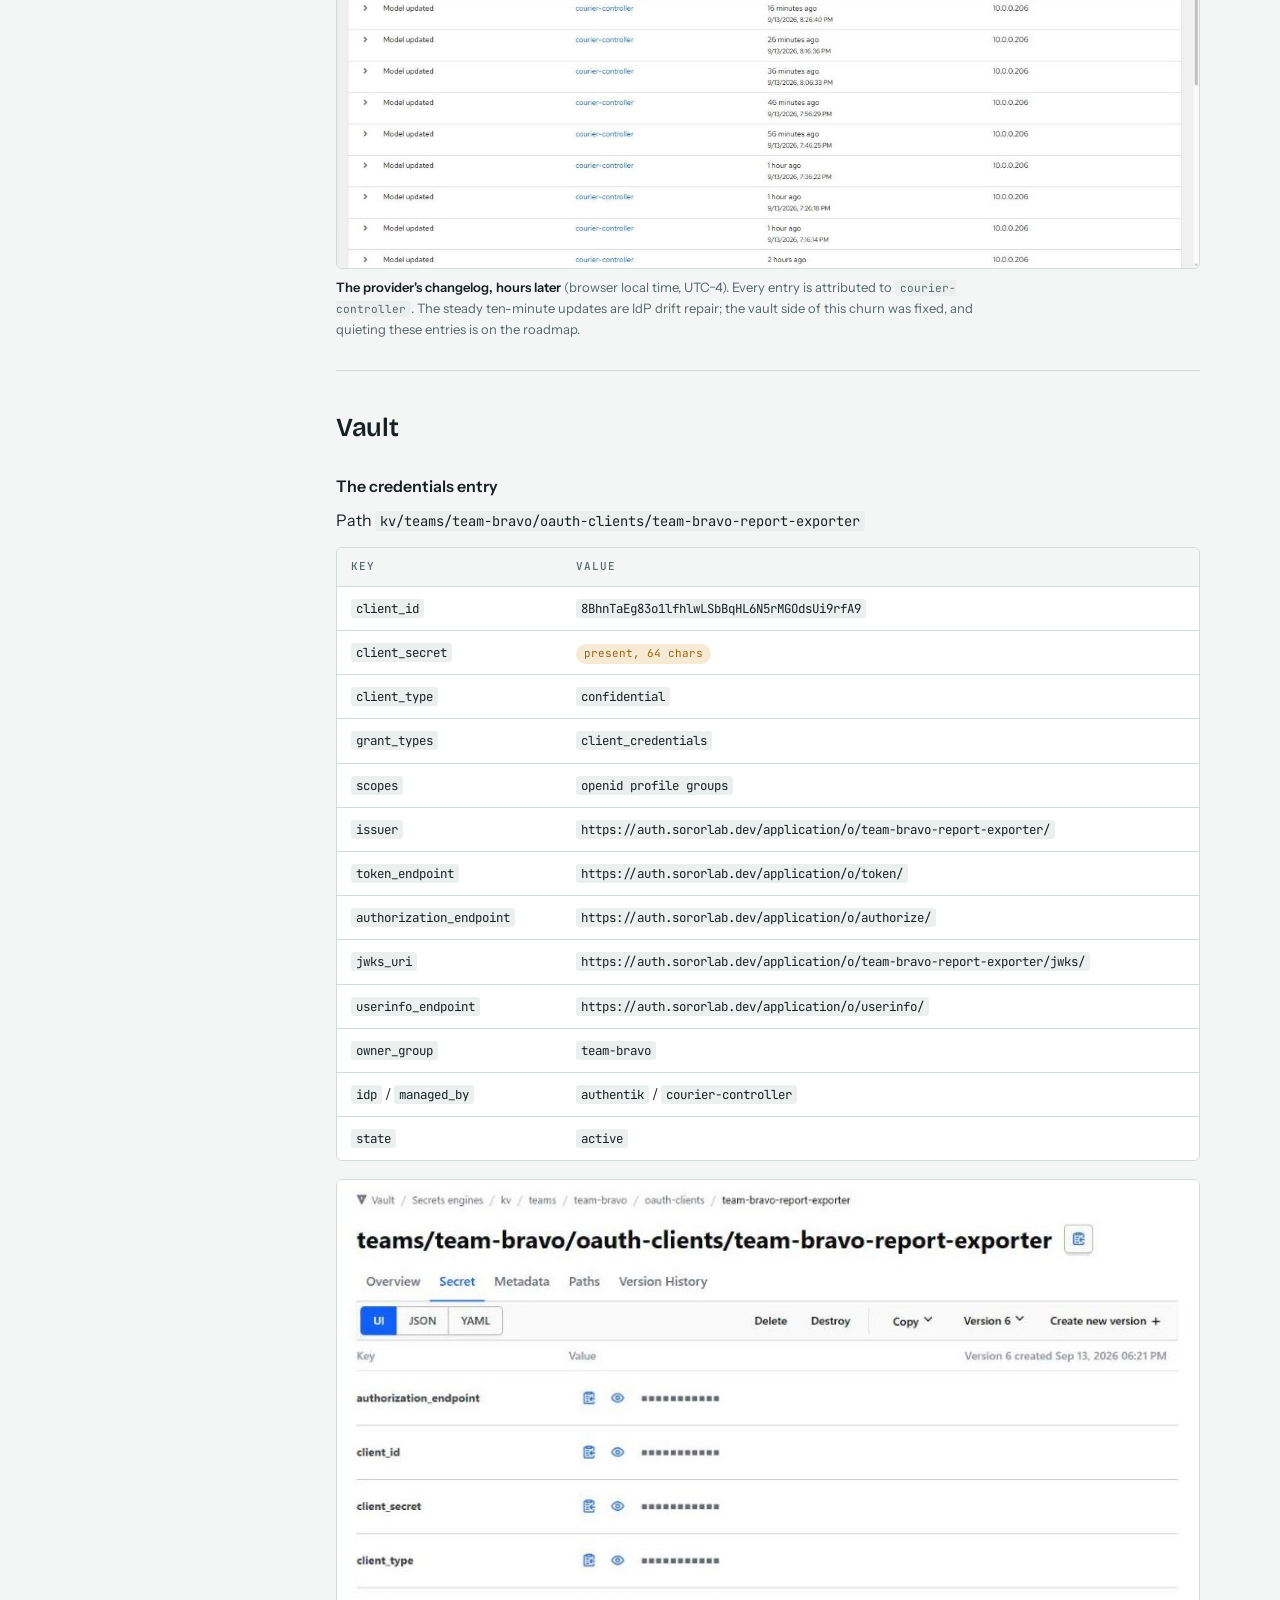
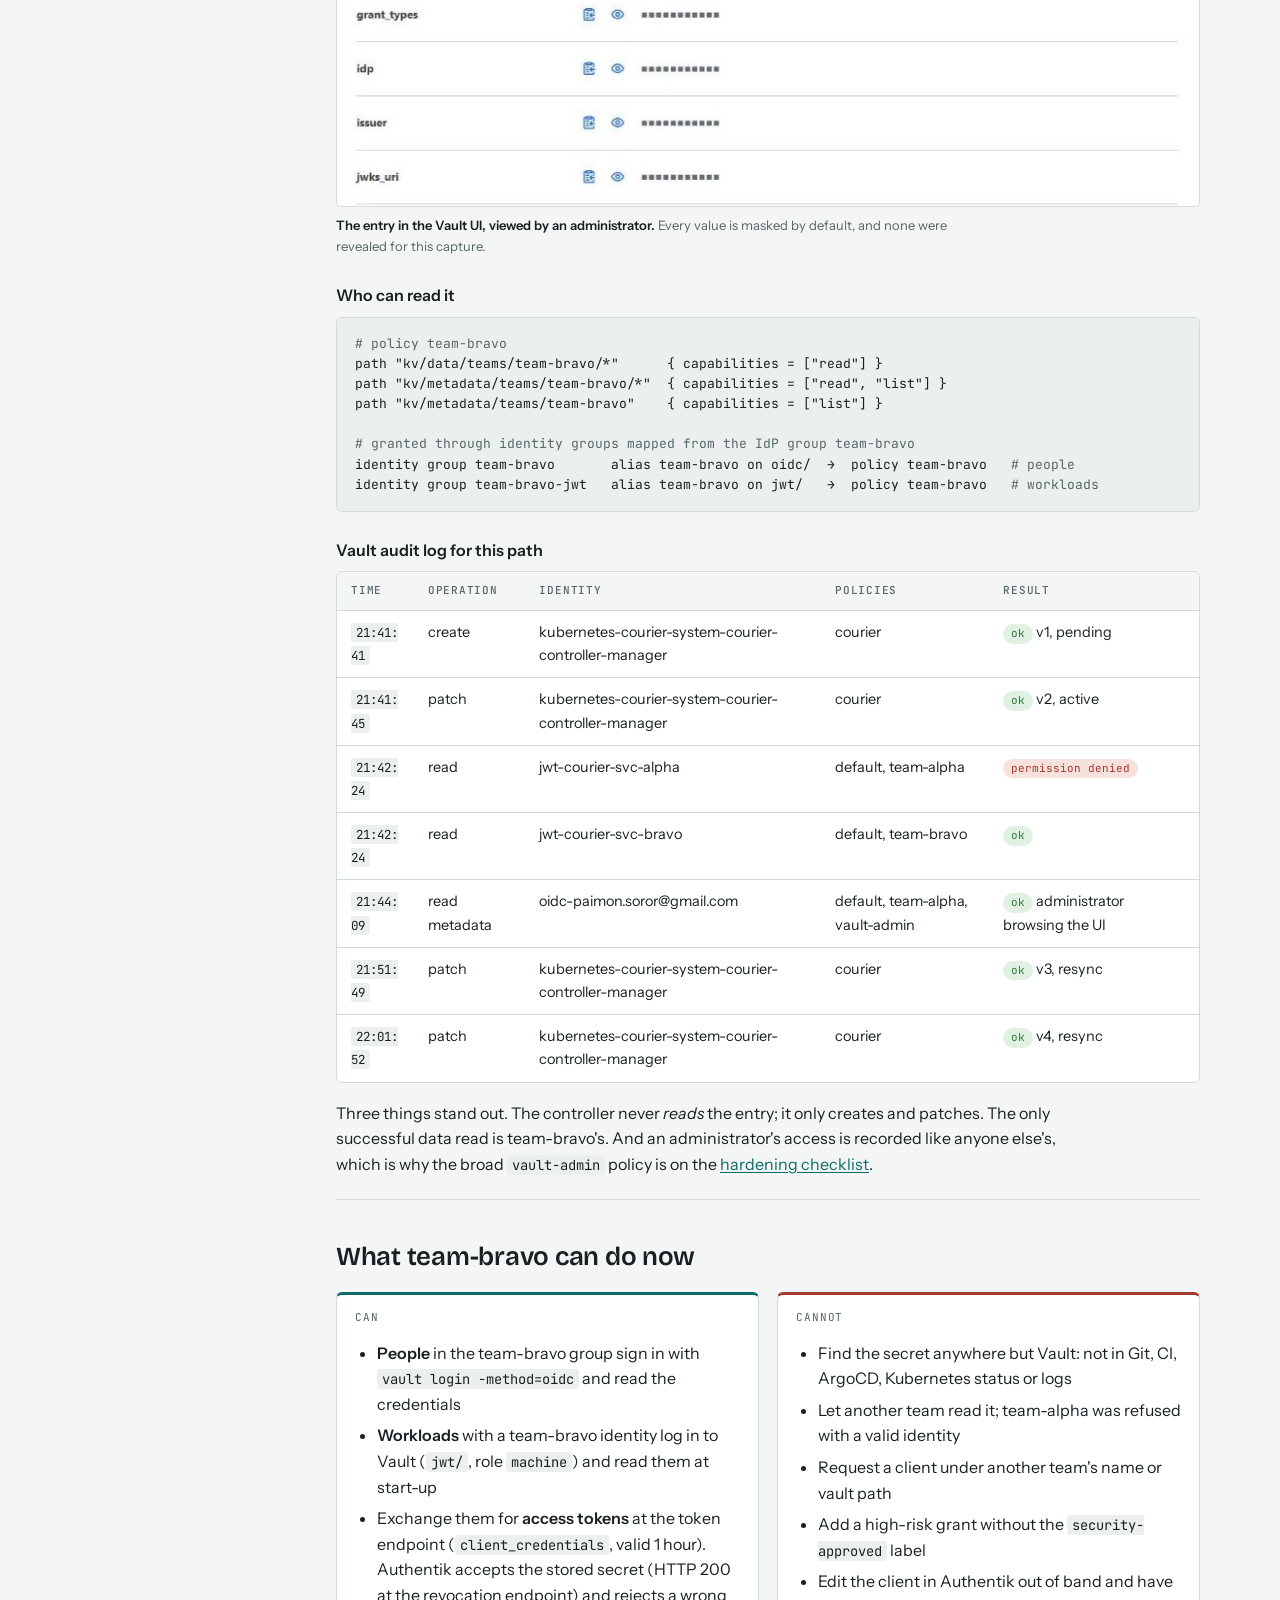
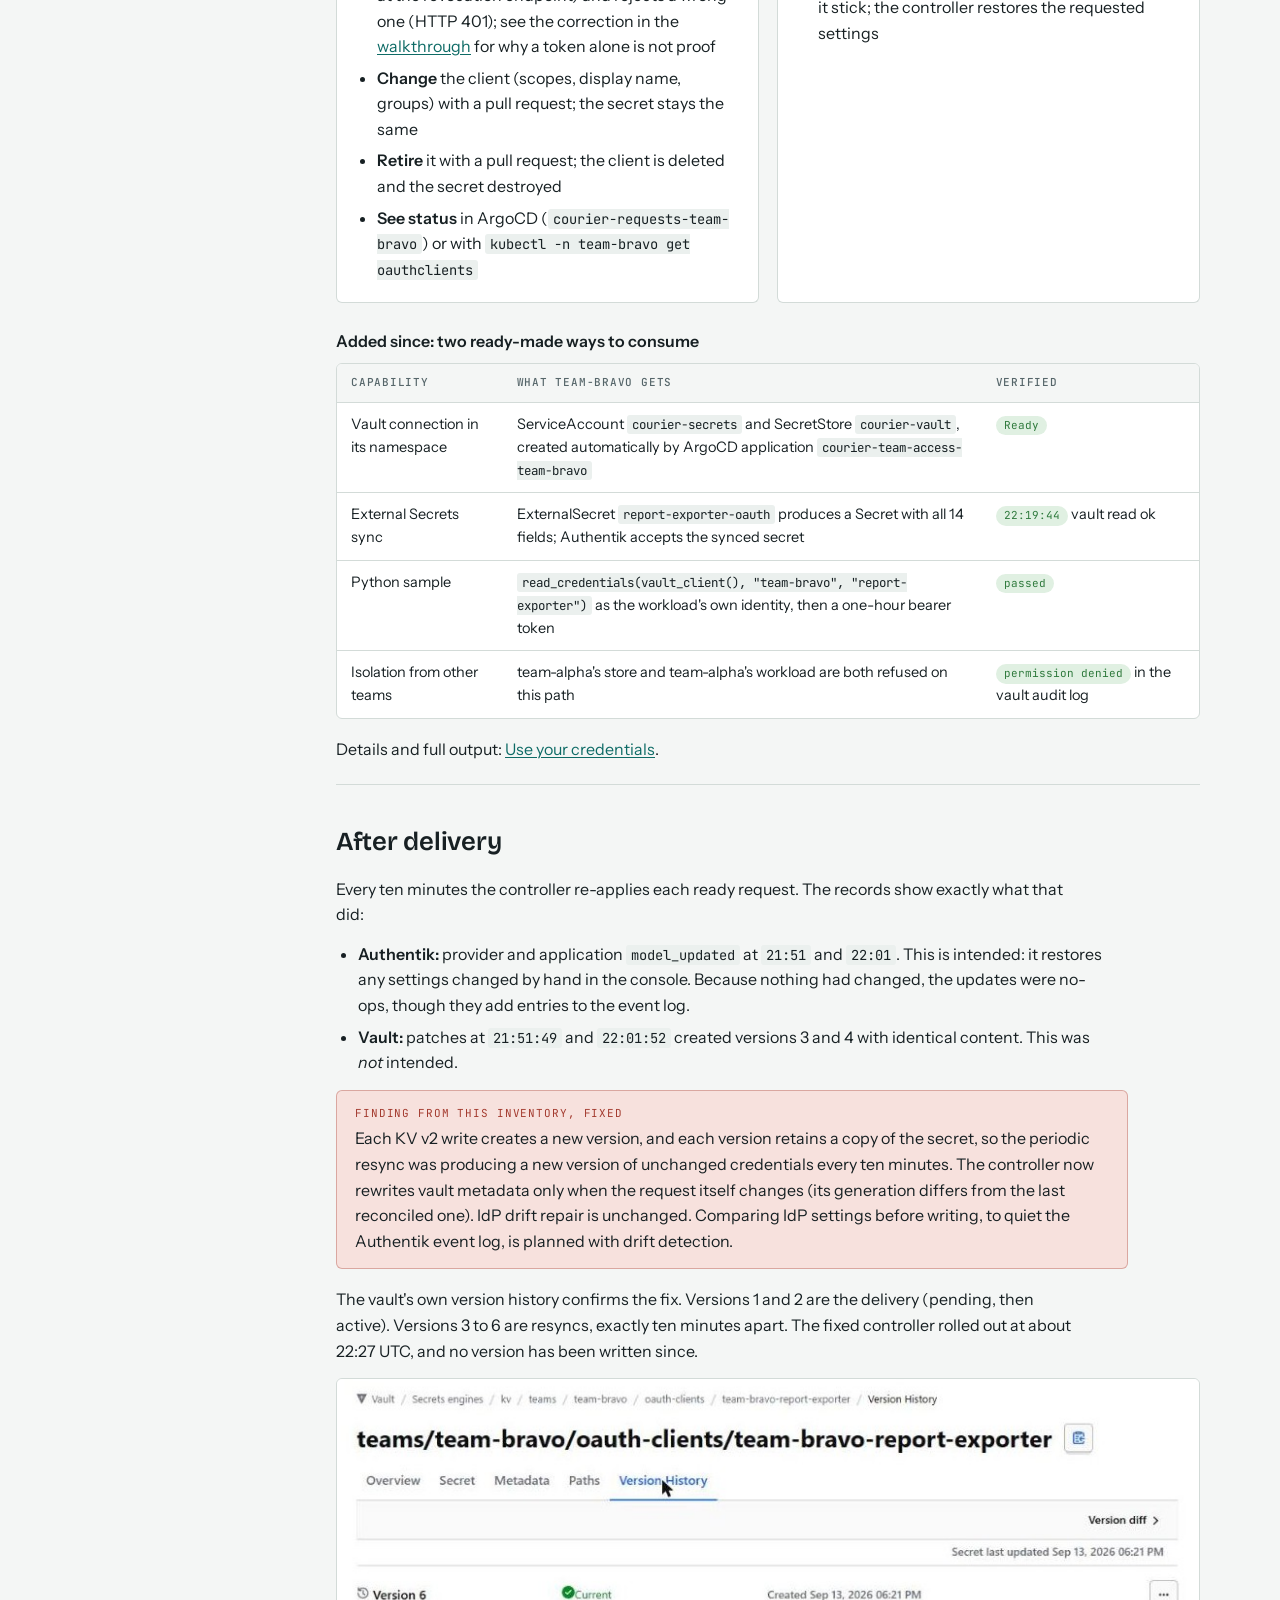
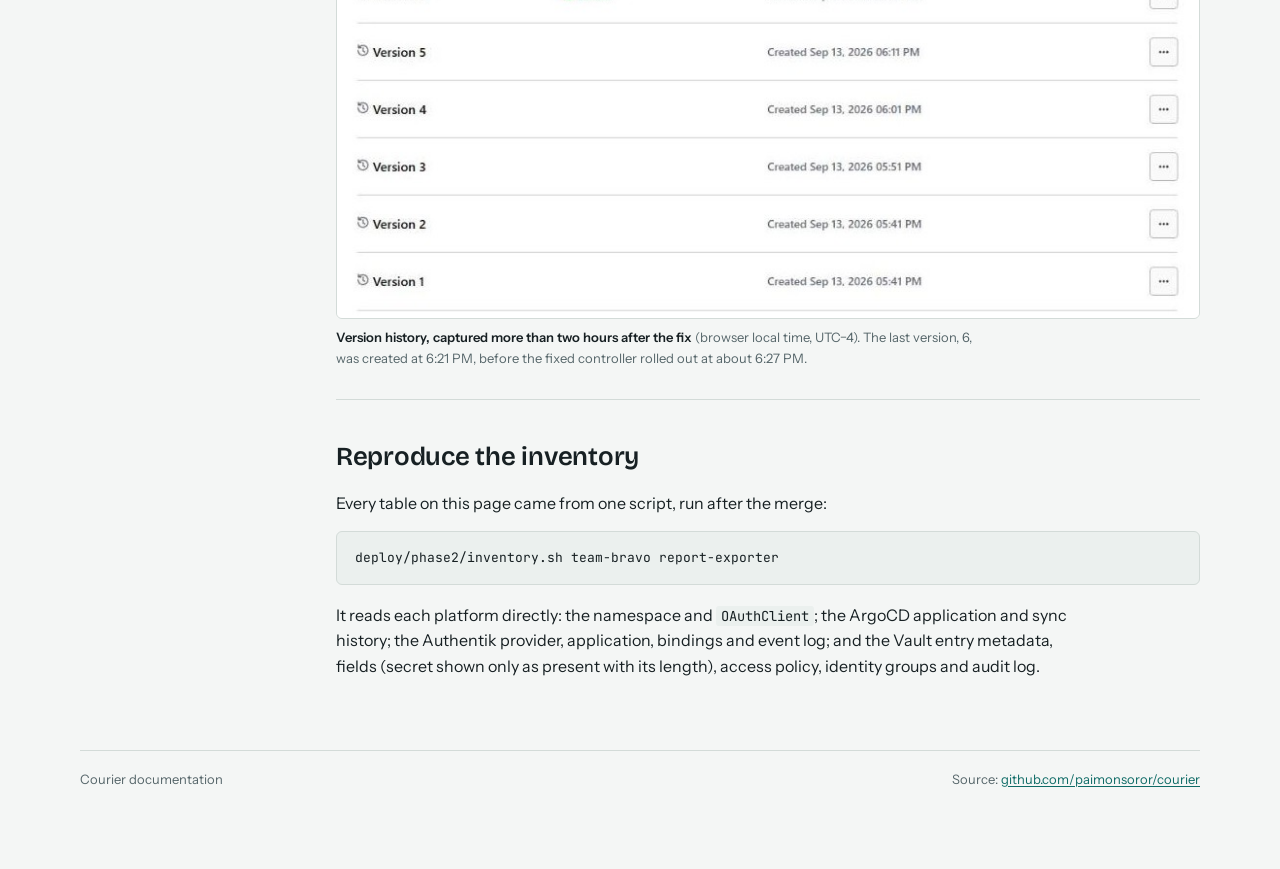
<file: docs/site/case-study-team-bravo.html>
<!doctype html>
<html lang="en">
<head>
<meta charset="utf-8">
<meta name="viewport" content="width=device-width, initial-scale=1">
<title>What PR #1 Did for Team Bravo</title>
<meta name="description" content="The proof-of-value request in full: the goal, the one-file pull request, what happened on merge to the second, every object created in GitHub, ArgoCD, Kubernetes, Authentik and Vault, and what team-bravo can do now.">
<link rel="preconnect" href="https://fonts.googleapis.com">
<link rel="preconnect" href="https://fonts.gstatic.com" crossorigin>
<link rel="stylesheet" href="https://fonts.googleapis.com/css2?family=Bricolage+Grotesque:opsz,wght@12..96,600;12..96,700&family=Instrument+Sans:ital,wght@0,400;0,500;0,600;1,400&family=JetBrains+Mono:wght@400;500&display=swap">
<link rel="stylesheet" href="assets/courier.css">
</head>
<body>

<header class="site-header">
  <a class="brand" href="index.html">Courier <small>OAuth client delivery</small></a>
  <nav class="site-nav" aria-label="Documentation">
    <a href="index.html">Overview</a>
    <a href="how-it-works.html">How it works</a>
    <a href="walkthrough.html" aria-current="page">Walkthrough</a>
    <a href="request-a-client.html">Request a client</a>
    <a href="use-credentials.html">Use credentials</a>
    <a href="implementation.html">Implementation guide</a>
    <a href="reference.html">Reference</a>
  </nav>
</header>

<div class="shell">
  <nav class="toc" aria-label="On this page">
    <p>On this page</p>
    <ol>
      <li><a href="#goal">What we wanted</a></li>
      <li><a href="#pr">What the PR contained</a></li>
      <li><a href="#merge">What happened on merge</a></li>
      <li><a href="#created">What was created</a></li>
      <li><a href="#github">· GitHub</a></li>
      <li><a href="#argocd">· ArgoCD</a></li>
      <li><a href="#kubernetes">· Kubernetes</a></li>
      <li><a href="#authentik">· Authentik</a></li>
      <li><a href="#vault">· Vault</a></li>
      <li><a href="#now">What team-bravo can do now</a></li>
      <li><a href="#after">After delivery</a></li>
      <li><a href="#inventory">Reproduce the inventory</a></li>
    </ol>
  </nav>

  <main>
    <header class="doc">
      <div class="meta">
        <span class="audience">Case study</span>
        <span>Pull request <b>#1</b></span>
        <span>Team <b>team-bravo</b></span>
        <span>Recorded <b>2026-09-13, UTC</b></span>
      </div>
      <h1>What pull request #1 did for team-bravo</h1>
      <p class="lede">The proof of value asked one question: can a team get a working OAuth client, with its secret delivered only to that team, from nothing more than a reviewed file? This page answers it with the records of every system involved. Every value below was read back from GitHub, ArgoCD, Kubernetes, Authentik and Vault after the run; the secret itself appears only as "present, 64 characters".</p>
      <p class="lede" style="font-size:16px;margin-top:10px">For the step-by-step verification of the same run, see the <a href="walkthrough.html">walkthrough</a>.</p>
    </header>

    <section id="goal">
      <h2>What we wanted</h2>
      <p>team-bravo runs a nightly <strong>report exporter</strong>: a job with no user present that calls internal APIs as itself. That is an OAuth <em>client credentials</em> client, which means a real secret.</p>
      <div class="three">
        <div class="panel">
          <p class="label">Outcome</p>
          <p>A confidential client the job can use to get access tokens from Authentik.</p>
        </div>
        <div class="panel">
          <p class="label">Constraint</p>
          <p>No person hands over the secret, and only team-bravo can read it. Other teams must be refused even with valid identities.</p>
        </div>
        <div class="panel">
          <p class="label">Governance</p>
          <p>A client that acts as itself is higher risk, so it needs explicit security approval before it exists.</p>
        </div>
      </div>
    </section>

    <section id="pr">
      <h2>What the pull request contained</h2>
      <p>One commit (<code>976f8ce</code>), one new file, 14 lines, on branch <code>request/team-bravo-report-exporter</code>:</p>
<pre><code><span class="c"># requests/team-bravo/report-exporter.yaml</span>
<span class="k">apiVersion</span>: courier.sororlab.dev/v1alpha1
<span class="k">kind</span>: OAuthClient
<span class="k">metadata</span>:
  <span class="k">name</span>: report-exporter
  <span class="k">namespace</span>: team-bravo
<span class="k">spec</span>:
  <span class="k">displayName</span>: "team-bravo: nightly report exporter"
  <span class="k">clientType</span>: confidential
  <span class="k">grantTypes</span>:
    - client_credentials
  <span class="k">scopes</span>:
    - openid
    - profile
    - groups</code></pre>
      <div class="two">
        <div class="panel">
          <h3>What the file says</h3>
          <ul>
            <li>The owner is <strong>team-bravo</strong>, because the file lives in <code>requests/team-bravo/</code></li>
            <li>A <strong>confidential</strong> client using <strong>client credentials</strong></li>
            <li>Tokens carry identity and <strong>group</strong> claims</li>
          </ul>
        </div>
        <div class="panel">
          <h3>What the PR did not need</h3>
          <ul>
            <li>A ticket, email or chat with the identity team</li>
            <li>Access to the Authentik or Vault consoles</li>
            <li>Kubernetes manifests, namespaces or infrastructure changes</li>
            <li>A secret, anywhere</li>
          </ul>
        </div>
      </div>
      <p>Review: the policy check failed until the <code>security-approved</code> label was added (<code>20:51:53</code>), then passed (<code>20:53:29</code>). The PR merged at <code>21:40:39</code> as <code>de172bd</code>. Details in the <a href="walkthrough.html#gate">walkthrough</a>.</p>
    </section>

    <section id="merge">
      <h2>What happened on merge</h2>
      <p>Assembled from five independent records: ArgoCD's sync history, Kubernetes object timestamps, the controller's status, Authentik's event log and Vault's audit log.</p>
      <ol class="seq">
        <li><div><span class="who">21:40:39 · GitHub</span><p>PR #1 merged into <code>main</code> as <code>de172bd</code>.</p></div></li>
        <li><div><span class="who">21:41:38 · ArgoCD</span><p>ApplicationSet <code>courier-requests</code> generated Application <code>courier-requests-team-bravo</code> for the new directory and started syncing. Namespace <code>team-bravo</code> was created.</p></div></li>
        <li><div><span class="who">21:41:40 · Kubernetes</span><p><code>OAuthClient team-bravo/report-exporter</code> created (generation 1). Sync finished: <em>successfully synced (all tasks run)</em>.</p></div></li>
        <li><div><span class="who">21:41:41 · Vault</span><p>Controller identity <code>kubernetes-courier-system-courier-controller-manager</code> (policy <code>courier</code>) <strong>created</strong> version 1 of the credentials entry: the new secret, <code>state: pending</code>.</p></div></li>
        <li><div><span class="who">21:41:42 · Authentik</span><p>User <code>courier-controller</code> <strong>created</strong> OAuth2 provider <code>courier-team-bravo-report-exporter</code> with that secret, plus its application and a binding to group <code>team-bravo</code>.</p></div></li>
        <li><div><span class="who">21:41:45 · Vault</span><p>Same controller identity <strong>patched</strong> the entry to version 2: <code>state: active</code>, <code>client_id</code> and endpoints. The secret was not read or resent.</p></div></li>
        <li><div><span class="who">21:41:45 · Kubernetes</span><p>OAuthClient condition <code>Ready=True</code>, reason <code>Delivered</code>.</p></div></li>
        <li><div><span class="who">21:42:24 · Vault</span><p>Access check: <code>jwt-courier-svc-alpha</code> (team-alpha) <strong>denied</strong>; <code>jwt-courier-svc-bravo</code> (team-bravo) <strong>read ok</strong>.</p></div></li>
      </ol>
      <div class="callout">
        <span class="label">Independent proof of the ordering guarantee</span>
        <p>Vault's audit log shows the secret stored at <code>21:41:41</code>; Authentik's event log shows the client that uses it created at <code>21:41:42</code>. Two systems that do not share a clock source or a log agree that the secret was safely stored before it became live.</p>
      </div>
    </section>

    <section id="created">
      <h2>What was created, platform by platform</h2>
      <div class="callout">
        <span class="label">Created by the PR versus set up at onboarding</span>
        <p>The team-bravo identity group, its vault policy and identity groups, and the test service account existed before the PR; they are part of onboarding a team. Everything listed below under ArgoCD, Kubernetes, Authentik and the vault entry was created by merging this one file.</p>
      </div>
    </section>

    <section id="github">
      <h2>GitHub</h2>
      <div class="table-wrap">
        <table>
          <thead><tr><th>Object</th><th>Value</th></tr></thead>
          <tbody>
            <tr><td>Pull request</td><td>#1 <em>request: team-bravo report-exporter (client_credentials)</em>, 1 commit, 1 file</td></tr>
            <tr><td>Label</td><td><code>security-approved</code>, added <code>20:53:08</code></td></tr>
            <tr><td>Check runs on <code>976f8ce</code></td><td>Validate requests: <span class="pill p-bad">failure</span> <code>20:51:53</code>, <span class="pill p-good">success</span> <code>20:53:29</code></td></tr>
            <tr><td>Merge commit</td><td><code>de172bd</code> at <code>21:40:39</code>; head branch deleted <code>21:40:47</code></td></tr>
            <tr><td>Durable record</td><td>The request file on <code>main</code> is now the source of truth for this client</td></tr>
          </tbody>
        </table>
      </div>
      <figure class="shot">
        <img src="assets/screenshots/pr1-conversation.jpg" alt="Pull request #1 conversation showing the merged state, the security-approved label and the deleted branch" loading="lazy">
        <figcaption><b>The whole request, as GitHub records it:</b> one commit, one label, one merge.</figcaption>
      </figure>
    </section>

    <section id="argocd">
      <h2>ArgoCD</h2>
      <div class="table-wrap">
        <table>
          <thead><tr><th>Field</th><th>Value</th></tr></thead>
          <tbody>
            <tr><td>Application</td><td><code>courier-requests-team-bravo</code>, created <code>21:41:38</code></td></tr>
            <tr><td>Owned by</td><td>ApplicationSet <code>courier-requests</code> (generated, not hand-made)</td></tr>
            <tr><td>Project</td><td><code>courier-requests</code>: only <code>OAuthClient</code> objects, only <code>team-*</code> namespaces</td></tr>
            <tr><td>Source</td><td><code>github.com/paimonsoror/courier</code>, path <code>requests/team-bravo</code>, files <code>*.yaml</code>, revision <code>main</code></td></tr>
            <tr><td>Destination</td><td>namespace <code>team-bravo</code></td></tr>
            <tr><td>Sync policy</td><td>automated, prune, self-heal, <code>CreateNamespace=true</code></td></tr>
            <tr><td>Manages</td><td>1 resource: <code>courier.sororlab.dev/OAuthClient team-bravo/report-exporter</code>, Synced</td></tr>
            <tr><td>First sync</td><td>revision <code>de172bd</code>, deployed <code>21:41:40</code>; status Synced, Healthy</td></tr>
          </tbody>
        </table>
      </div>
      <figure class="shot">
        <img src="assets/screenshots/argocd-team-bravo-tree.jpg" alt="Argo CD application details tree for courier-requests-team-bravo with one oauthclient resource, report-exporter, Healthy and Synced" loading="lazy">
        <figcaption><b>The application the merge created.</b> One managed resource, the <code>report-exporter</code> OAuthClient; last sync from the pull request #1 merge.</figcaption>
      </figure>
      <figure class="shot">
        <img src="assets/screenshots/argocd-courier-apps.jpg" alt="Argo CD applications list filtered to courier: courier, courier-controller, courier-requests-team-alpha, courier-requests-team-bravo, courier-team-access-team-alpha and courier-team-access-team-bravo, all Healthy and Synced" loading="lazy">
        <figcaption><b>Every Courier application in Argo CD.</b> Each team directory produces a request application and, since phase 2b, a team-access application.</figcaption>
      </figure>
    </section>

    <section id="kubernetes">
      <h2>Kubernetes</h2>
      <div class="table-wrap">
        <table>
          <thead><tr><th>Object</th><th>Details</th></tr></thead>
          <tbody>
            <tr><td>Namespace <code>team-bravo</code></td><td>Created <code>21:41:38</code> by ArgoCD</td></tr>
            <tr><td>OAuthClient <code>report-exporter</code></td><td>Created <code>21:41:40</code>; finalizer <code>courier.sororlab.dev/cleanup</code>; label <code>app.kubernetes.io/instance=courier-requests-team-bravo</code></td></tr>
          </tbody>
        </table>
      </div>
      <p class="label">OAuthClient status</p>
<pre><code><span class="k">clientId</span>:             8BhnTaEg83o1lfhlwLSbBqHL6N5rMGOdsUi9rfA9
<span class="k">credentialsDelivered</span>: true
<span class="k">identityProvider</span>:     authentik
<span class="k">lastSecretIssued</span>:     2026-09-13T21:41:45Z
<span class="k">observedGeneration</span>:   1
<span class="k">secretPath</span>:           kv/teams/team-bravo/oauth-clients/team-bravo-report-exporter
<span class="k">conditions</span>:
  - Ready=True  reason=Delivered  since 21:41:45
    "credentials are available at kv/teams/team-bravo/oauth-clients/team-bravo-report-exporter"</code></pre>
      <p>Nothing else was created in the namespace: no Secret, no workload. The only other objects are the ones Kubernetes adds to every namespace (<code>ServiceAccount default</code>, <code>ConfigMap kube-root-ca.crt</code>).</p>
    </section>

    <section id="authentik">
      <h2>Authentik</h2>
      <h3>OAuth2 provider (pk 12)</h3>
      <div class="table-wrap">
        <table>
          <thead><tr><th>Setting</th><th>Value</th><th>Why</th></tr></thead>
          <tbody>
            <tr><td>name</td><td><code>courier-team-bravo-report-exporter</code></td><td>Courier's naming, <code>courier-&lt;team&gt;-&lt;name&gt;</code></td></tr>
            <tr><td>client_type</td><td><code>confidential</code></td><td>From the request</td></tr>
            <tr><td>client_id</td><td><code>8BhnTaEg83o1lfhlwLSbBqHL6N5rMGOdsUi9rfA9</code></td><td>Generated by Authentik; not sensitive</td></tr>
            <tr><td>client_secret</td><td><span class="pill p-secret">present, 64 chars</span></td><td>Generated by Courier; same value as in the vault</td></tr>
            <tr><td>grant_types</td><td><code>client_credentials</code> only</td><td>Authentik rejects any grant not listed</td></tr>
            <tr><td>redirect_uris</td><td>none</td><td>No browser sign-in for a machine client</td></tr>
            <tr><td>property_mappings</td><td>OpenID <code>openid</code>, OpenID <code>profile</code>, <code>oauth-groups</code></td><td>The three requested scopes</td></tr>
            <tr><td>sub_mode</td><td><code>user_email</code></td><td>Courier default</td></tr>
            <tr><td>include_claims_in_id_token</td><td><code>true</code></td><td>Groups available to relying parties</td></tr>
            <tr><td>access / refresh token validity</td><td><code>hours=1</code> / <code>days=30</code></td><td>Authentik defaults</td></tr>
            <tr><td>authorization flow</td><td><code>default-provider-authorization-implicit-consent</code></td><td>Courier default</td></tr>
            <tr><td>signing key</td><td><code>authentik Self-signed Certificate</code></td><td>Courier default</td></tr>
          </tbody>
        </table>
      </div>
      <figure class="shot">
        <img src="assets/screenshots/authentik-provider-overview.jpg" alt="Authentik admin page for OAuth2/OpenID provider courier-team-bravo-report-exporter: assigned to application team-bravo nightly report exporter, client type Confidential, the client ID, no redirect URIs, and the issuer, authorize, token, userinfo and JWKS URLs" loading="lazy">
        <figcaption><b>The provider in Authentik's admin console.</b> Confidential, no redirect URIs, and the issuer and token endpoints that also appear in the vault entry.</figcaption>
      </figure>
      <h3>Application and access</h3>
      <div class="table-wrap">
        <table>
          <thead><tr><th>Object</th><th>Value</th></tr></thead>
          <tbody>
            <tr><td>Application</td><td>name <em>team-bravo: nightly report exporter</em>, slug <code>team-bravo-report-exporter</code>, provider 12</td></tr>
            <tr><td>Ownership marker</td><td><code>meta_description: managed-by: courier; owner: team-bravo</code></td></tr>
            <tr><td>Policy binding</td><td>group <code>team-bravo</code>, order 0, enabled; policy engine mode <code>any</code></td></tr>
            <tr><td>Issuer</td><td><code>https://auth.sororlab.dev/application/o/team-bravo-report-exporter/</code></td></tr>
          </tbody>
        </table>
      </div>
      <figure class="shot">
        <img src="assets/screenshots/authentik-app-bindings.jpg" alt="Authentik application team-bravo nightly report exporter, Policy Group User Bindings tab, policy engine mode ANY, a single binding: order 0, Group team-bravo, enabled, timeout 30" loading="lazy">
        <figcaption><b>Who may use the client.</b> A single binding to group <code>team-bravo</code>, created by Courier from the request's owner.</figcaption>
      </figure>
      <h3>Authentik event log for this client</h3>
<pre><code>21:41:42  model_created  by courier-controller  oauth2provider  courier-team-bravo-report-exporter
21:51:48  model_updated  by courier-controller  oauth2provider  courier-team-bravo-report-exporter
21:51:48  model_updated  by courier-controller  application     team-bravo: nightly report exporter
22:01:51  model_updated  by courier-controller  oauth2provider  courier-team-bravo-report-exporter
22:01:52  model_updated  by courier-controller  application     team-bravo: nightly report exporter</code></pre>
      <p>Every change is attributed to the scoped <code>courier-controller</code> account, not to an administrator. The updates every ten minutes are the controller's routine drift repair, discussed <a href="#after">below</a>.</p>
      <figure class="shot">
        <img src="assets/screenshots/authentik-provider-changelog.jpg" alt="Authentik provider changelog listing Model updated entries by user courier-controller every ten minutes, from client IP 10.0.0.206" loading="lazy">
        <figcaption><b>The provider's changelog, hours later</b> (browser local time, UTC−4). Every entry is attributed to <code>courier-controller</code>. The steady ten-minute updates are IdP drift repair; the vault side of this churn was fixed, and quieting these entries is on the roadmap.</figcaption>
      </figure>
    </section>

    <section id="vault">
      <h2>Vault</h2>
      <h3>The credentials entry</h3>
      <p>Path <code>kv/teams/team-bravo/oauth-clients/team-bravo-report-exporter</code></p>
      <div class="table-wrap">
        <table>
          <thead><tr><th>Key</th><th>Value</th></tr></thead>
          <tbody>
            <tr><td><code>client_id</code></td><td><code>8BhnTaEg83o1lfhlwLSbBqHL6N5rMGOdsUi9rfA9</code></td></tr>
            <tr><td><code>client_secret</code></td><td><span class="pill p-secret">present, 64 chars</span></td></tr>
            <tr><td><code>client_type</code></td><td><code>confidential</code></td></tr>
            <tr><td><code>grant_types</code></td><td><code>client_credentials</code></td></tr>
            <tr><td><code>scopes</code></td><td><code>openid profile groups</code></td></tr>
            <tr><td><code>issuer</code></td><td><code>https://auth.sororlab.dev/application/o/team-bravo-report-exporter/</code></td></tr>
            <tr><td><code>token_endpoint</code></td><td><code>https://auth.sororlab.dev/application/o/token/</code></td></tr>
            <tr><td><code>authorization_endpoint</code></td><td><code>https://auth.sororlab.dev/application/o/authorize/</code></td></tr>
            <tr><td><code>jwks_uri</code></td><td><code>https://auth.sororlab.dev/application/o/team-bravo-report-exporter/jwks/</code></td></tr>
            <tr><td><code>userinfo_endpoint</code></td><td><code>https://auth.sororlab.dev/application/o/userinfo/</code></td></tr>
            <tr><td><code>owner_group</code></td><td><code>team-bravo</code></td></tr>
            <tr><td><code>idp</code> / <code>managed_by</code></td><td><code>authentik</code> / <code>courier-controller</code></td></tr>
            <tr><td><code>state</code></td><td><code>active</code></td></tr>
          </tbody>
        </table>
      </div>
      <figure class="shot">
        <img src="assets/screenshots/vault-team-bravo-entry-masked.jpg" alt="Vault UI showing teams/team-bravo/oauth-clients/team-bravo-report-exporter on the Secret tab, version 6, with keys authorization_endpoint, client_id, client_secret, client_type, grant_types, idp, issuer and jwks_uri, every value masked" loading="lazy">
        <figcaption><b>The entry in the Vault UI, viewed by an administrator.</b> Every value is masked by default, and none were revealed for this capture.</figcaption>
      </figure>

      <h3>Who can read it</h3>
<pre><code><span class="c"># policy team-bravo</span>
path "kv/data/teams/team-bravo/*"      { capabilities = ["read"] }
path "kv/metadata/teams/team-bravo/*"  { capabilities = ["read", "list"] }
path "kv/metadata/teams/team-bravo"    { capabilities = ["list"] }

<span class="c"># granted through identity groups mapped from the IdP group team-bravo</span>
identity group team-bravo       alias team-bravo on oidc/  →  policy team-bravo   <span class="c"># people</span>
identity group team-bravo-jwt   alias team-bravo on jwt/   →  policy team-bravo   <span class="c"># workloads</span></code></pre>

      <h3>Vault audit log for this path</h3>
      <div class="table-wrap">
        <table>
          <thead><tr><th>Time</th><th>Operation</th><th>Identity</th><th>Policies</th><th>Result</th></tr></thead>
          <tbody>
            <tr><td><code>21:41:41</code></td><td>create</td><td>kubernetes-courier-system-courier-controller-manager</td><td>courier</td><td><span class="pill p-good">ok</span> v1, pending</td></tr>
            <tr><td><code>21:41:45</code></td><td>patch</td><td>kubernetes-courier-system-courier-controller-manager</td><td>courier</td><td><span class="pill p-good">ok</span> v2, active</td></tr>
            <tr><td><code>21:42:24</code></td><td>read</td><td>jwt-courier-svc-alpha</td><td>default, team-alpha</td><td><span class="pill p-bad">permission denied</span></td></tr>
            <tr><td><code>21:42:24</code></td><td>read</td><td>jwt-courier-svc-bravo</td><td>default, team-bravo</td><td><span class="pill p-good">ok</span></td></tr>
            <tr><td><code>21:44:09</code></td><td>read metadata</td><td>oidc-paimon.soror@gmail.com</td><td>default, team-alpha, vault-admin</td><td><span class="pill p-good">ok</span> administrator browsing the UI</td></tr>
            <tr><td><code>21:51:49</code></td><td>patch</td><td>kubernetes-courier-system-courier-controller-manager</td><td>courier</td><td><span class="pill p-good">ok</span> v3, resync</td></tr>
            <tr><td><code>22:01:52</code></td><td>patch</td><td>kubernetes-courier-system-courier-controller-manager</td><td>courier</td><td><span class="pill p-good">ok</span> v4, resync</td></tr>
          </tbody>
        </table>
      </div>
      <p>Three things stand out. The controller never <em>reads</em> the entry; it only creates and patches. The only successful data read is team-bravo's. And an administrator's access is recorded like anyone else's, which is why the broad <code>vault-admin</code> policy is on the <a href="implementation.html#harden">hardening checklist</a>.</p>
    </section>

    <section id="now">
      <h2>What team-bravo can do now</h2>
      <div class="two compare">
        <div class="panel after">
          <p class="label">Can</p>
          <ul>
            <li><strong>People</strong> in the team-bravo group sign in with <code>vault login -method=oidc</code> and read the credentials</li>
            <li><strong>Workloads</strong> with a team-bravo identity log in to Vault (<code>jwt/</code>, role <code>machine</code>) and read them at start-up</li>
            <li>Exchange them for <strong>access tokens</strong> at the token endpoint (<code>client_credentials</code>, valid 1 hour). Authentik accepts the stored secret (HTTP 200 at the revocation endpoint) and rejects a wrong one (HTTP 401); see the correction in the <a href="walkthrough.html#access">walkthrough</a> for why a token alone is not proof</li>
            <li><strong>Change</strong> the client (scopes, display name, groups) with a pull request; the secret stays the same</li>
            <li><strong>Retire</strong> it with a pull request; the client is deleted and the secret destroyed</li>
            <li><strong>See status</strong> in ArgoCD (<code>courier-requests-team-bravo</code>) or with <code>kubectl -n team-bravo get oauthclients</code></li>
          </ul>
        </div>
        <div class="panel before">
          <p class="label">Cannot</p>
          <ul>
            <li>Find the secret anywhere but Vault: not in Git, CI, ArgoCD, Kubernetes status or logs</li>
            <li>Let another team read it; team-alpha was refused with a valid identity</li>
            <li>Request a client under another team's name or vault path</li>
            <li>Add a high-risk grant without the <code>security-approved</code> label</li>
            <li>Edit the client in Authentik out of band and have it stick; the controller restores the requested settings</li>
          </ul>
        </div>
      </div>
      <h3>Added since: two ready-made ways to consume</h3>
      <div class="table-wrap">
        <table>
          <thead><tr><th>Capability</th><th>What team-bravo gets</th><th>Verified</th></tr></thead>
          <tbody>
            <tr><td>Vault connection in its namespace</td><td>ServiceAccount <code>courier-secrets</code> and SecretStore <code>courier-vault</code>, created automatically by ArgoCD application <code>courier-team-access-team-bravo</code></td><td><span class="pill p-good">Ready</span></td></tr>
            <tr><td>External Secrets sync</td><td>ExternalSecret <code>report-exporter-oauth</code> produces a Secret with all 14 fields; Authentik accepts the synced secret</td><td><span class="pill p-good">22:19:44</span> vault read ok</td></tr>
            <tr><td>Python sample</td><td><code>read_credentials(vault_client(), "team-bravo", "report-exporter")</code> as the workload's own identity, then a one-hour bearer token</td><td><span class="pill p-good">passed</span></td></tr>
            <tr><td>Isolation from other teams</td><td>team-alpha's store and team-alpha's workload are both refused on this path</td><td><span class="pill p-good">permission denied</span> in the vault audit log</td></tr>
          </tbody>
        </table>
      </div>
      <p>Details and full output: <a href="use-credentials.html#evidence">Use your credentials</a>.</p>
    </section>

    <section id="after">
      <h2>After delivery</h2>
      <p>Every ten minutes the controller re-applies each ready request. The records show exactly what that did:</p>
      <ul>
        <li><strong>Authentik:</strong> provider and application <code>model_updated</code> at <code>21:51</code> and <code>22:01</code>. This is intended: it restores any settings changed by hand in the console. Because nothing had changed, the updates were no-ops, though they add entries to the event log.</li>
        <li><strong>Vault:</strong> patches at <code>21:51:49</code> and <code>22:01:52</code> created versions 3 and 4 with identical content. This was <em>not</em> intended.</li>
      </ul>
      <div class="callout warn">
        <span class="label">Finding from this inventory, fixed</span>
        <p>Each KV v2 write creates a new version, and each version retains a copy of the secret, so the periodic resync was producing a new version of unchanged credentials every ten minutes. The controller now rewrites vault metadata only when the request itself changes (its generation differs from the last reconciled one). IdP drift repair is unchanged. Comparing IdP settings before writing, to quiet the Authentik event log, is planned with drift detection.</p>
      </div>
      <p>The vault's own version history confirms the fix. Versions 1 and 2 are the delivery (pending, then active). Versions 3 to 6 are resyncs, exactly ten minutes apart. The fixed controller rolled out at about 22:27 UTC, and no version has been written since.</p>
      <figure class="shot">
        <img src="assets/screenshots/vault-team-bravo-version-history.jpg" alt="Vault UI version history for teams/team-bravo/oauth-clients/team-bravo-report-exporter: versions 1 and 2 created 5:41 PM, versions 3, 4, 5 and 6 created at 5:51, 6:01, 6:11 and 6:21 PM, version 6 current" loading="lazy">
        <figcaption><b>Version history, captured more than two hours after the fix</b> (browser local time, UTC−4). The last version, 6, was created at 6:21 PM, before the fixed controller rolled out at about 6:27 PM.</figcaption>
      </figure>
    </section>

    <section id="inventory">
      <h2>Reproduce the inventory</h2>
      <p>Every table on this page came from one script, run after the merge:</p>
<pre><code>deploy/phase2/inventory.sh team-bravo report-exporter</code></pre>
      <p>It reads each platform directly: the namespace and <code>OAuthClient</code>; the ArgoCD application and sync history; the Authentik provider, application, bindings and event log; and the Vault entry metadata, fields (secret shown only as present with its length), access policy, identity groups and audit log.</p>
    </section>
  </main>
</div>

<footer class="site-footer">
  <span>Courier documentation</span>
  <span>Source: <a href="https://github.com/paimonsoror/courier">github.com/paimonsoror/courier</a></span>
</footer>

</body>
</html>
</file>
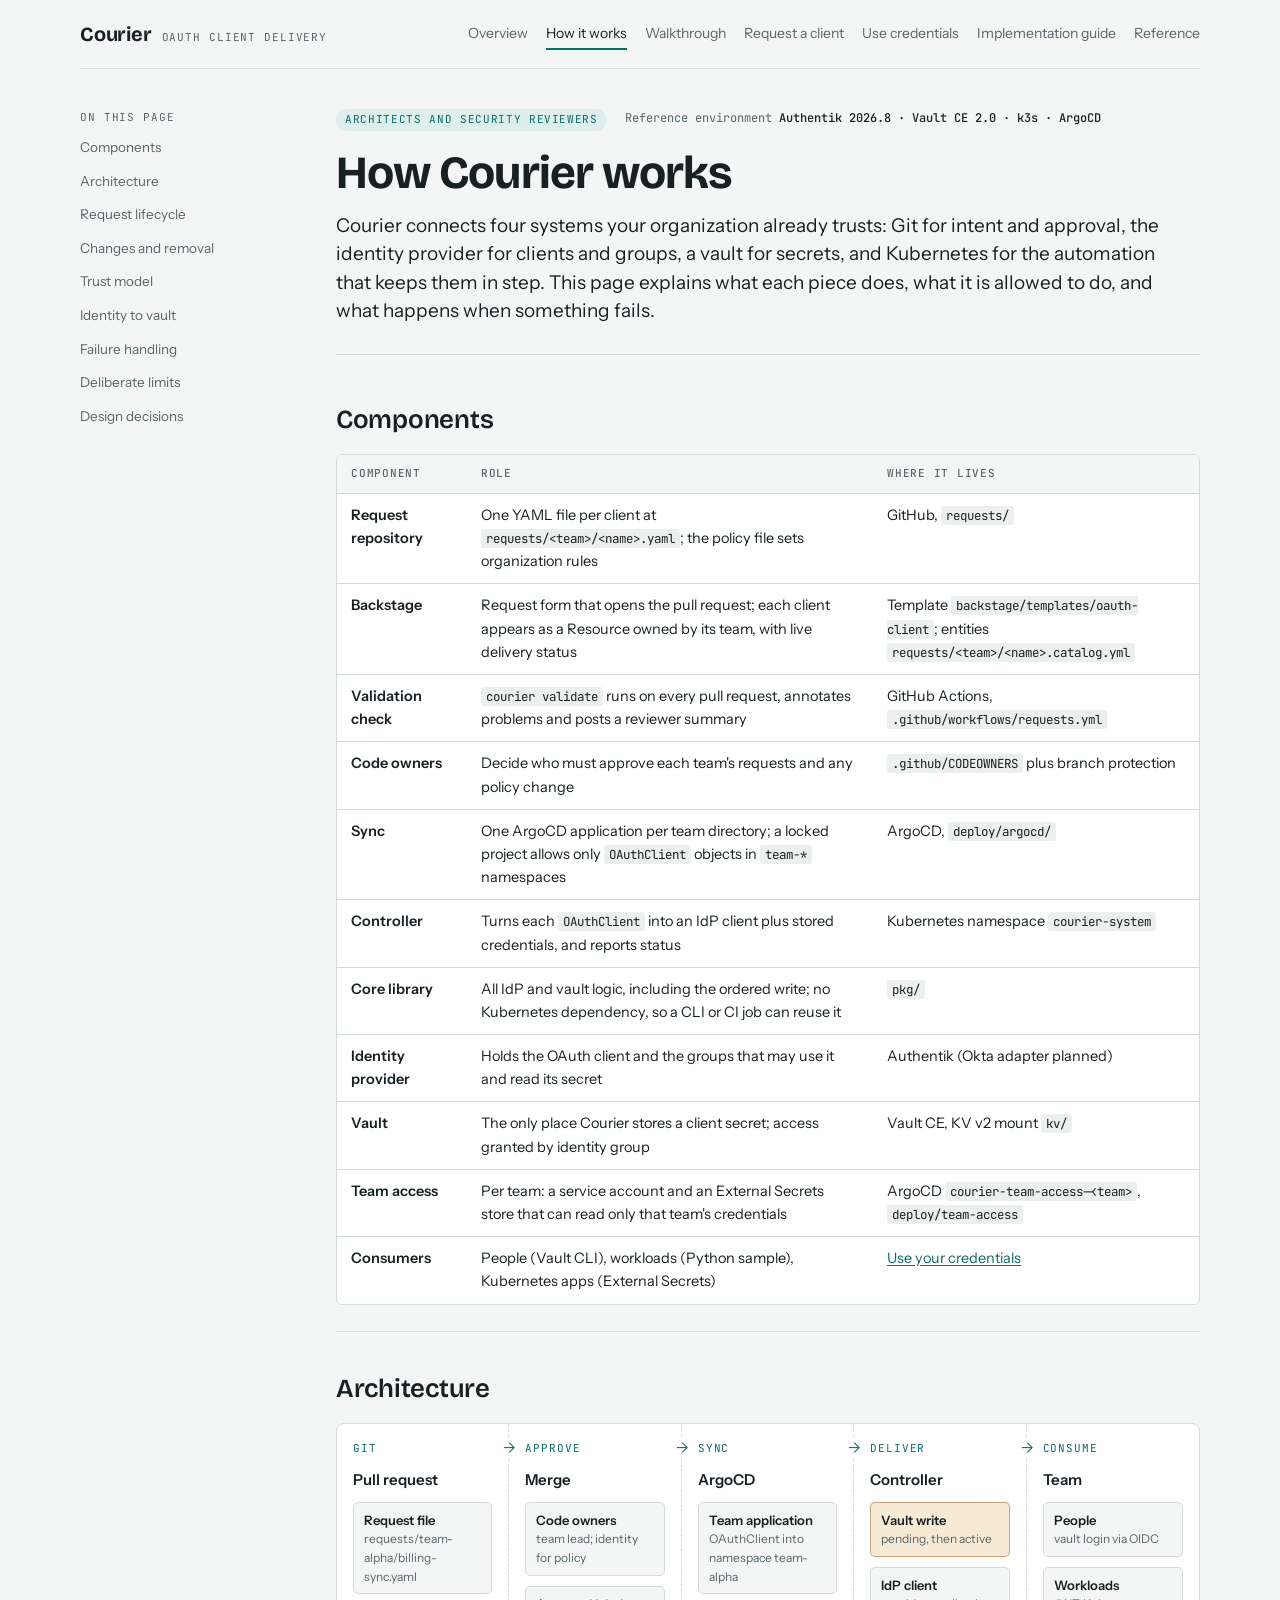
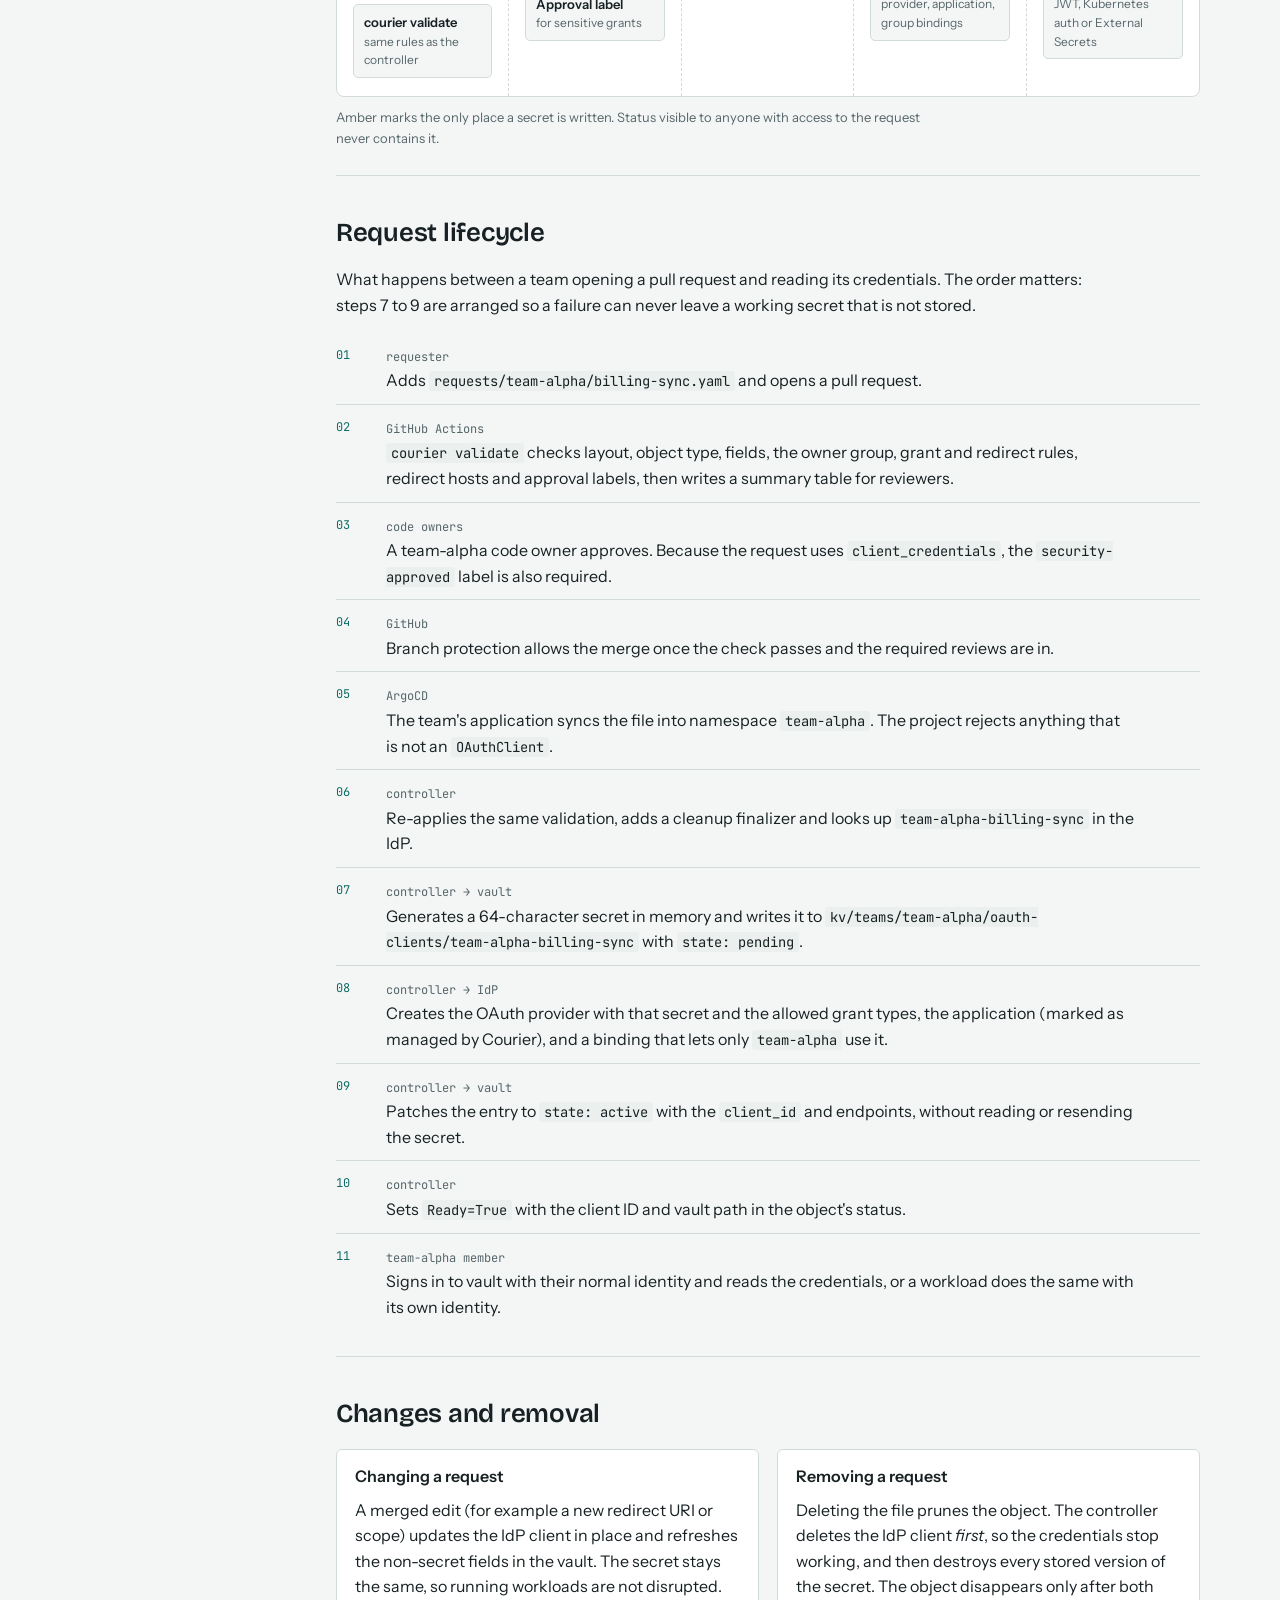
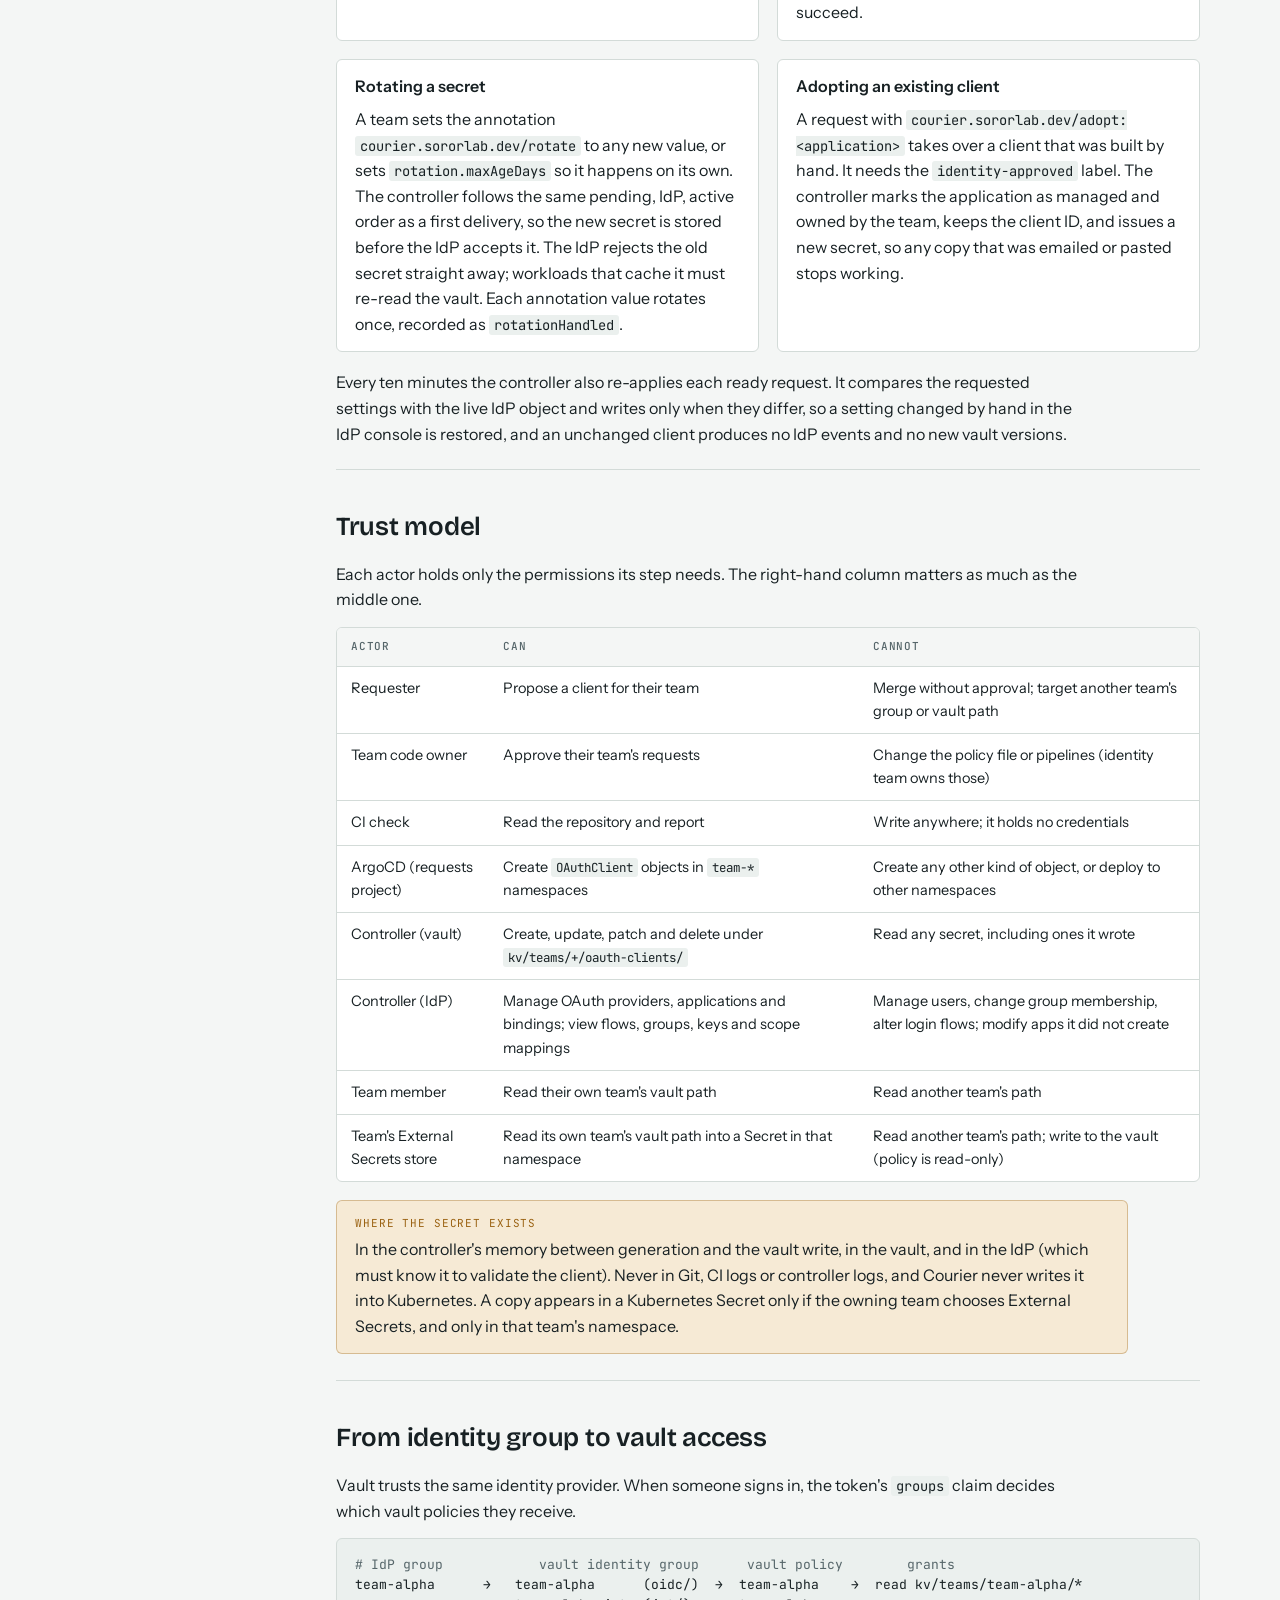
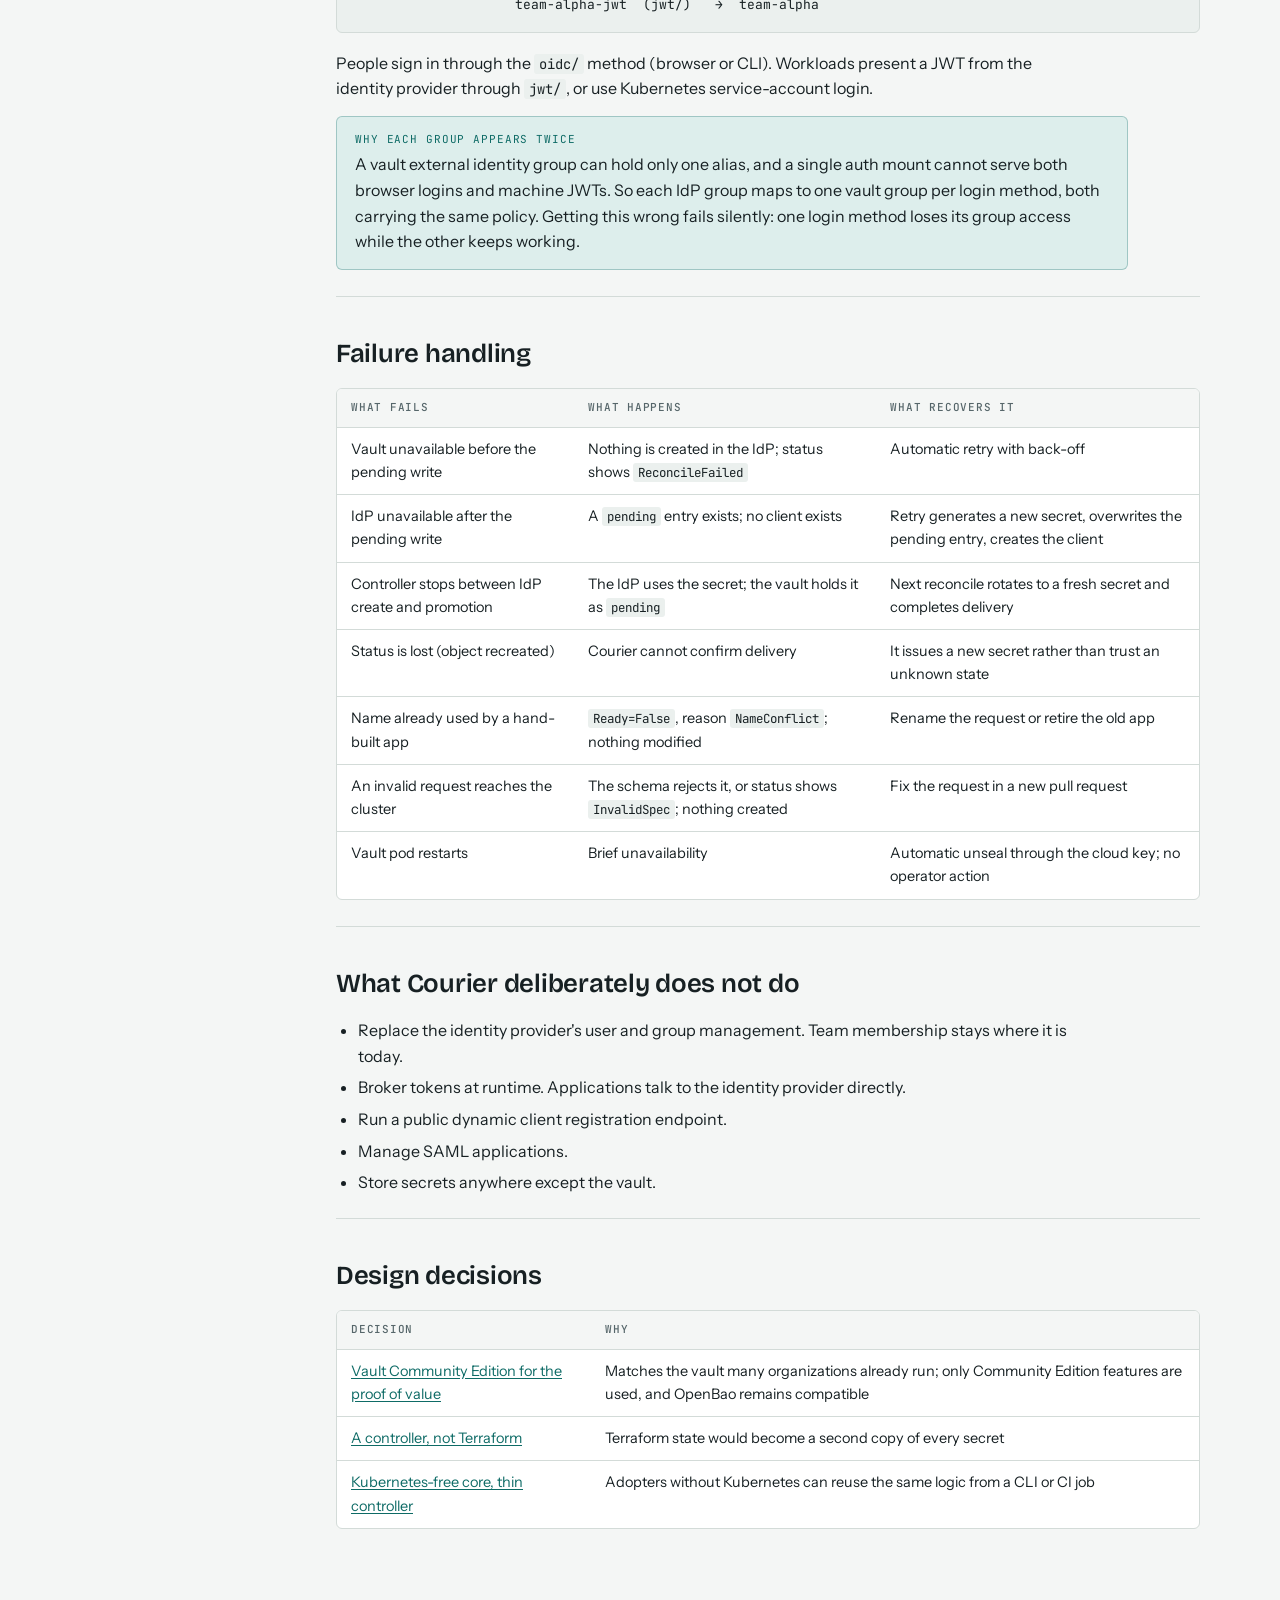
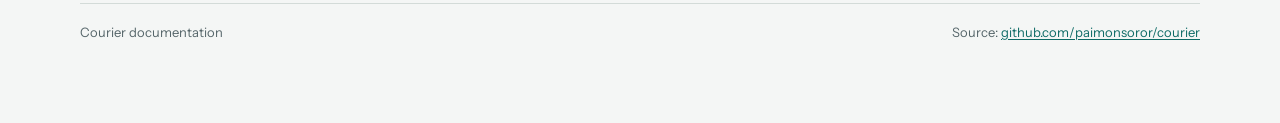
<file: docs/site/how-it-works.html>
<!doctype html>
<html lang="en">
<head>
<meta charset="utf-8">
<meta name="viewport" content="width=device-width, initial-scale=1">
<title>How Courier Works</title>
<meta name="description" content="Courier's components, request lifecycle, trust model, identity-to-vault access mapping and failure handling.">
<link rel="preconnect" href="https://fonts.googleapis.com">
<link rel="preconnect" href="https://fonts.gstatic.com" crossorigin>
<link rel="stylesheet" href="https://fonts.googleapis.com/css2?family=Bricolage+Grotesque:opsz,wght@12..96,600;12..96,700&family=Instrument+Sans:ital,wght@0,400;0,500;0,600;1,400&family=JetBrains+Mono:wght@400;500&display=swap">
<link rel="stylesheet" href="assets/courier.css">
</head>
<body>

<header class="site-header">
  <a class="brand" href="index.html">Courier <small>OAuth client delivery</small></a>
  <nav class="site-nav" aria-label="Documentation">
    <a href="index.html">Overview</a>
    <a href="how-it-works.html" aria-current="page">How it works</a>
    <a href="walkthrough.html">Walkthrough</a>
    <a href="request-a-client.html">Request a client</a>
    <a href="use-credentials.html">Use credentials</a>
    <a href="implementation.html">Implementation guide</a>
    <a href="reference.html">Reference</a>
  </nav>
</header>

<div class="shell">
  <nav class="toc" aria-label="On this page">
    <p>On this page</p>
    <ol>
      <li><a href="#components">Components</a></li>
      <li><a href="#architecture">Architecture</a></li>
      <li><a href="#lifecycle">Request lifecycle</a></li>
      <li><a href="#changes">Changes and removal</a></li>
      <li><a href="#trust">Trust model</a></li>
      <li><a href="#access">Identity to vault</a></li>
      <li><a href="#failures">Failure handling</a></li>
      <li><a href="#boundaries">Deliberate limits</a></li>
      <li><a href="#decisions">Design decisions</a></li>
    </ol>
  </nav>

  <main>
    <header class="doc">
      <div class="meta">
        <span class="audience">Architects and security reviewers</span>
        <span>Reference environment <b>Authentik 2026.8 · Vault CE 2.0 · k3s · ArgoCD</b></span>
      </div>
      <h1>How Courier works</h1>
      <p class="lede">Courier connects four systems your organization already trusts: Git for intent and approval, the identity provider for clients and groups, a vault for secrets, and Kubernetes for the automation that keeps them in step. This page explains what each piece does, what it is allowed to do, and what happens when something fails.</p>
    </header>

    <section id="components">
      <h2>Components</h2>
      <div class="table-wrap">
        <table>
          <thead><tr><th>Component</th><th>Role</th><th>Where it lives</th></tr></thead>
          <tbody>
            <tr><td><strong>Request repository</strong></td><td>One YAML file per client at <code>requests/&lt;team&gt;/&lt;name&gt;.yaml</code>; the policy file sets organization rules</td><td>GitHub, <code>requests/</code></td></tr>
            <tr><td><strong>Backstage</strong></td><td>Request form that opens the pull request; each client appears as a Resource owned by its team, with live delivery status</td><td>Template <code>backstage/templates/oauth-client</code>; entities <code>requests/&lt;team&gt;/&lt;name&gt;.catalog.yml</code></td></tr>
            <tr><td><strong>Validation check</strong></td><td><code>courier validate</code> runs on every pull request, annotates problems and posts a reviewer summary</td><td>GitHub Actions, <code>.github/workflows/requests.yml</code></td></tr>
            <tr><td><strong>Code owners</strong></td><td>Decide who must approve each team's requests and any policy change</td><td><code>.github/CODEOWNERS</code> plus branch protection</td></tr>
            <tr><td><strong>Sync</strong></td><td>One ArgoCD application per team directory; a locked project allows only <code>OAuthClient</code> objects in <code>team-*</code> namespaces</td><td>ArgoCD, <code>deploy/argocd/</code></td></tr>
            <tr><td><strong>Controller</strong></td><td>Turns each <code>OAuthClient</code> into an IdP client plus stored credentials, and reports status</td><td>Kubernetes namespace <code>courier-system</code></td></tr>
            <tr><td><strong>Core library</strong></td><td>All IdP and vault logic, including the ordered write; no Kubernetes dependency, so a CLI or CI job can reuse it</td><td><code>pkg/</code></td></tr>
            <tr><td><strong>Identity provider</strong></td><td>Holds the OAuth client and the groups that may use it and read its secret</td><td>Authentik (Okta adapter planned)</td></tr>
            <tr><td><strong>Vault</strong></td><td>The only place Courier stores a client secret; access granted by identity group</td><td>Vault CE, KV v2 mount <code>kv/</code></td></tr>
            <tr><td><strong>Team access</strong></td><td>Per team: a service account and an External Secrets store that can read only that team's credentials</td><td>ArgoCD <code>courier-team-access-&lt;team&gt;</code>, <code>deploy/team-access</code></td></tr>
            <tr><td><strong>Consumers</strong></td><td>People (Vault CLI), workloads (Python sample), Kubernetes apps (External Secrets)</td><td><a href="use-credentials.html">Use your credentials</a></td></tr>
          </tbody>
        </table>
      </div>
    </section>

    <section id="architecture">
      <h2>Architecture</h2>
      <div class="flow" style="--stages:5" role="img" aria-label="Pull request with validation and code owners, merge synced by ArgoCD, controller writes vault and creates the IdP client, team reads the vault using IdP group membership">
        <div class="stage">
          <span class="label">Git</span>
          <h4>Pull request</h4>
          <div class="node"><b>Request file</b><small>requests/team-alpha/billing-sync.yaml</small></div>
          <div class="node"><b>courier validate</b><small>same rules as the controller</small></div>
        </div>
        <div class="stage">
          <span class="label">Approve</span>
          <h4>Merge</h4>
          <div class="node"><b>Code owners</b><small>team lead; identity for policy</small></div>
          <div class="node"><b>Approval label</b><small>for sensitive grants</small></div>
        </div>
        <div class="stage">
          <span class="label">Sync</span>
          <h4>ArgoCD</h4>
          <div class="node"><b>Team application</b><small>OAuthClient into namespace team-alpha</small></div>
        </div>
        <div class="stage">
          <span class="label">Deliver</span>
          <h4>Controller</h4>
          <div class="node secret"><b>Vault write</b><small>pending, then active</small></div>
          <div class="node"><b>IdP client</b><small>provider, application, group bindings</small></div>
        </div>
        <div class="stage">
          <span class="label">Consume</span>
          <h4>Team</h4>
          <div class="node"><b>People</b><small>vault login via OIDC</small></div>
          <div class="node"><b>Workloads</b><small>JWT, Kubernetes auth or External Secrets</small></div>
        </div>
      </div>
      <p class="flow-caption">Amber marks the only place a secret is written. Status visible to anyone with access to the request never contains it.</p>
    </section>

    <section id="lifecycle">
      <h2>Request lifecycle</h2>
      <p>What happens between a team opening a pull request and reading its credentials. The order matters: steps 7 to 9 are arranged so a failure can never leave a working secret that is not stored.</p>
      <ol class="seq">
        <li><div><span class="who">requester</span><p>Adds <code>requests/team-alpha/billing-sync.yaml</code> and opens a pull request.</p></div></li>
        <li><div><span class="who">GitHub Actions</span><p><code>courier validate</code> checks layout, object type, fields, the owner group, grant and redirect rules, redirect hosts and approval labels, then writes a summary table for reviewers.</p></div></li>
        <li><div><span class="who">code owners</span><p>A team-alpha code owner approves. Because the request uses <code>client_credentials</code>, the <code>security-approved</code> label is also required.</p></div></li>
        <li><div><span class="who">GitHub</span><p>Branch protection allows the merge once the check passes and the required reviews are in.</p></div></li>
        <li><div><span class="who">ArgoCD</span><p>The team's application syncs the file into namespace <code>team-alpha</code>. The project rejects anything that is not an <code>OAuthClient</code>.</p></div></li>
        <li><div><span class="who">controller</span><p>Re-applies the same validation, adds a cleanup finalizer and looks up <code>team-alpha-billing-sync</code> in the IdP.</p></div></li>
        <li><div><span class="who">controller → vault</span><p>Generates a 64-character secret in memory and writes it to <code>kv/teams/team-alpha/oauth-clients/team-alpha-billing-sync</code> with <code>state: pending</code>.</p></div></li>
        <li><div><span class="who">controller → IdP</span><p>Creates the OAuth provider with that secret and the allowed grant types, the application (marked as managed by Courier), and a binding that lets only <code>team-alpha</code> use it.</p></div></li>
        <li><div><span class="who">controller → vault</span><p>Patches the entry to <code>state: active</code> with the <code>client_id</code> and endpoints, without reading or resending the secret.</p></div></li>
        <li><div><span class="who">controller</span><p>Sets <code>Ready=True</code> with the client ID and vault path in the object's status.</p></div></li>
        <li><div><span class="who">team-alpha member</span><p>Signs in to vault with their normal identity and reads the credentials, or a workload does the same with its own identity.</p></div></li>
      </ol>
    </section>

    <section id="changes">
      <h2>Changes and removal</h2>
      <div class="two">
        <div class="panel">
          <h3>Changing a request</h3>
          <p>A merged edit (for example a new redirect URI or scope) updates the IdP client in place and refreshes the non-secret fields in the vault. The secret stays the same, so running workloads are not disrupted.</p>
        </div>
        <div class="panel">
          <h3>Removing a request</h3>
          <p>Deleting the file prunes the object. The controller deletes the IdP client <em>first</em>, so the credentials stop working, and then destroys every stored version of the secret. The object disappears only after both succeed.</p>
        </div>
      </div>
      <div class="two">
        <div class="panel">
          <h3>Rotating a secret</h3>
          <p>A team sets the annotation <code>courier.sororlab.dev/rotate</code> to any new value, or sets <code>rotation.maxAgeDays</code> so it happens on its own. The controller follows the same pending, IdP, active order as a first delivery, so the new secret is stored before the IdP accepts it. The IdP rejects the old secret straight away; workloads that cache it must re-read the vault. Each annotation value rotates once, recorded as <code>rotationHandled</code>.</p>
        </div>
        <div class="panel">
          <h3>Adopting an existing client</h3>
          <p>A request with <code>courier.sororlab.dev/adopt: &lt;application&gt;</code> takes over a client that was built by hand. It needs the <code>identity-approved</code> label. The controller marks the application as managed and owned by the team, keeps the client ID, and issues a new secret, so any copy that was emailed or pasted stops working.</p>
        </div>
      </div>
      <p>Every ten minutes the controller also re-applies each ready request. It compares the requested settings with the live IdP object and writes only when they differ, so a setting changed by hand in the IdP console is restored, and an unchanged client produces no IdP events and no new vault versions.</p>
    </section>

    <section id="trust">
      <h2>Trust model</h2>
      <p>Each actor holds only the permissions its step needs. The right-hand column matters as much as the middle one.</p>
      <div class="table-wrap">
        <table>
          <thead><tr><th>Actor</th><th>Can</th><th>Cannot</th></tr></thead>
          <tbody>
            <tr><td>Requester</td><td>Propose a client for their team</td><td>Merge without approval; target another team's group or vault path</td></tr>
            <tr><td>Team code owner</td><td>Approve their team's requests</td><td>Change the policy file or pipelines (identity team owns those)</td></tr>
            <tr><td>CI check</td><td>Read the repository and report</td><td>Write anywhere; it holds no credentials</td></tr>
            <tr><td>ArgoCD (requests project)</td><td>Create <code>OAuthClient</code> objects in <code>team-*</code> namespaces</td><td>Create any other kind of object, or deploy to other namespaces</td></tr>
            <tr><td>Controller (vault)</td><td>Create, update, patch and delete under <code>kv/teams/+/oauth-clients/</code></td><td>Read any secret, including ones it wrote</td></tr>
            <tr><td>Controller (IdP)</td><td>Manage OAuth providers, applications and bindings; view flows, groups, keys and scope mappings</td><td>Manage users, change group membership, alter login flows; modify apps it did not create</td></tr>
            <tr><td>Team member</td><td>Read their own team's vault path</td><td>Read another team's path</td></tr>
            <tr><td>Team's External Secrets store</td><td>Read its own team's vault path into a Secret in that namespace</td><td>Read another team's path; write to the vault (policy is read-only)</td></tr>
          </tbody>
        </table>
      </div>
      <div class="callout secret">
        <span class="label">Where the secret exists</span>
        <p>In the controller's memory between generation and the vault write, in the vault, and in the IdP (which must know it to validate the client). Never in Git, CI logs or controller logs, and Courier never writes it into Kubernetes. A copy appears in a Kubernetes Secret only if the owning team chooses External Secrets, and only in that team's namespace.</p>
      </div>
    </section>

    <section id="access">
      <h2>From identity group to vault access</h2>
      <p>Vault trusts the same identity provider. When someone signs in, the token's <code>groups</code> claim decides which vault policies they receive.</p>
      <pre><code><span class="c"># IdP group            vault identity group      vault policy        grants</span>
team-alpha      →   team-alpha      (oidc/)  →  team-alpha    →  read kv/teams/team-alpha/*
                    team-alpha-jwt  (jwt/)   →  team-alpha</code></pre>
      <p>People sign in through the <code>oidc/</code> method (browser or CLI). Workloads present a JWT from the identity provider through <code>jwt/</code>, or use Kubernetes service-account login.</p>
      <div class="callout">
        <span class="label">Why each group appears twice</span>
        <p>A vault external identity group can hold only one alias, and a single auth mount cannot serve both browser logins and machine JWTs. So each IdP group maps to one vault group per login method, both carrying the same policy. Getting this wrong fails silently: one login method loses its group access while the other keeps working.</p>
      </div>
    </section>

    <section id="failures">
      <h2>Failure handling</h2>
      <div class="table-wrap">
        <table>
          <thead><tr><th>What fails</th><th>What happens</th><th>What recovers it</th></tr></thead>
          <tbody>
            <tr><td>Vault unavailable before the pending write</td><td>Nothing is created in the IdP; status shows <code>ReconcileFailed</code></td><td>Automatic retry with back-off</td></tr>
            <tr><td>IdP unavailable after the pending write</td><td>A <code>pending</code> entry exists; no client exists</td><td>Retry generates a new secret, overwrites the pending entry, creates the client</td></tr>
            <tr><td>Controller stops between IdP create and promotion</td><td>The IdP uses the secret; the vault holds it as <code>pending</code></td><td>Next reconcile rotates to a fresh secret and completes delivery</td></tr>
            <tr><td>Status is lost (object recreated)</td><td>Courier cannot confirm delivery</td><td>It issues a new secret rather than trust an unknown state</td></tr>
            <tr><td>Name already used by a hand-built app</td><td><code>Ready=False</code>, reason <code>NameConflict</code>; nothing modified</td><td>Rename the request or retire the old app</td></tr>
            <tr><td>An invalid request reaches the cluster</td><td>The schema rejects it, or status shows <code>InvalidSpec</code>; nothing created</td><td>Fix the request in a new pull request</td></tr>
            <tr><td>Vault pod restarts</td><td>Brief unavailability</td><td>Automatic unseal through the cloud key; no operator action</td></tr>
          </tbody>
        </table>
      </div>
    </section>

    <section id="boundaries">
      <h2>What Courier deliberately does not do</h2>
      <ul>
        <li>Replace the identity provider's user and group management. Team membership stays where it is today.</li>
        <li>Broker tokens at runtime. Applications talk to the identity provider directly.</li>
        <li>Run a public dynamic client registration endpoint.</li>
        <li>Manage SAML applications.</li>
        <li>Store secrets anywhere except the vault.</li>
      </ul>
    </section>

    <section id="decisions">
      <h2>Design decisions</h2>
      <div class="table-wrap">
        <table>
          <thead><tr><th>Decision</th><th>Why</th></tr></thead>
          <tbody>
            <tr><td><a href="https://github.com/paimonsoror/courier/blob/main/docs/adr/0001-vault-ce-for-proof-of-value.md">Vault Community Edition for the proof of value</a></td><td>Matches the vault many organizations already run; only Community Edition features are used, and OpenBao remains compatible</td></tr>
            <tr><td><a href="https://github.com/paimonsoror/courier/blob/main/docs/adr/0002-controller-not-terraform.md">A controller, not Terraform</a></td><td>Terraform state would become a second copy of every secret</td></tr>
            <tr><td><a href="https://github.com/paimonsoror/courier/blob/main/docs/adr/0003-core-library-thin-controller.md">Kubernetes-free core, thin controller</a></td><td>Adopters without Kubernetes can reuse the same logic from a CLI or CI job</td></tr>
          </tbody>
        </table>
      </div>
    </section>
  </main>
</div>

<footer class="site-footer">
  <span>Courier documentation</span>
  <span>Source: <a href="https://github.com/paimonsoror/courier">github.com/paimonsoror/courier</a></span>
</footer>

</body>
</html>
</file>
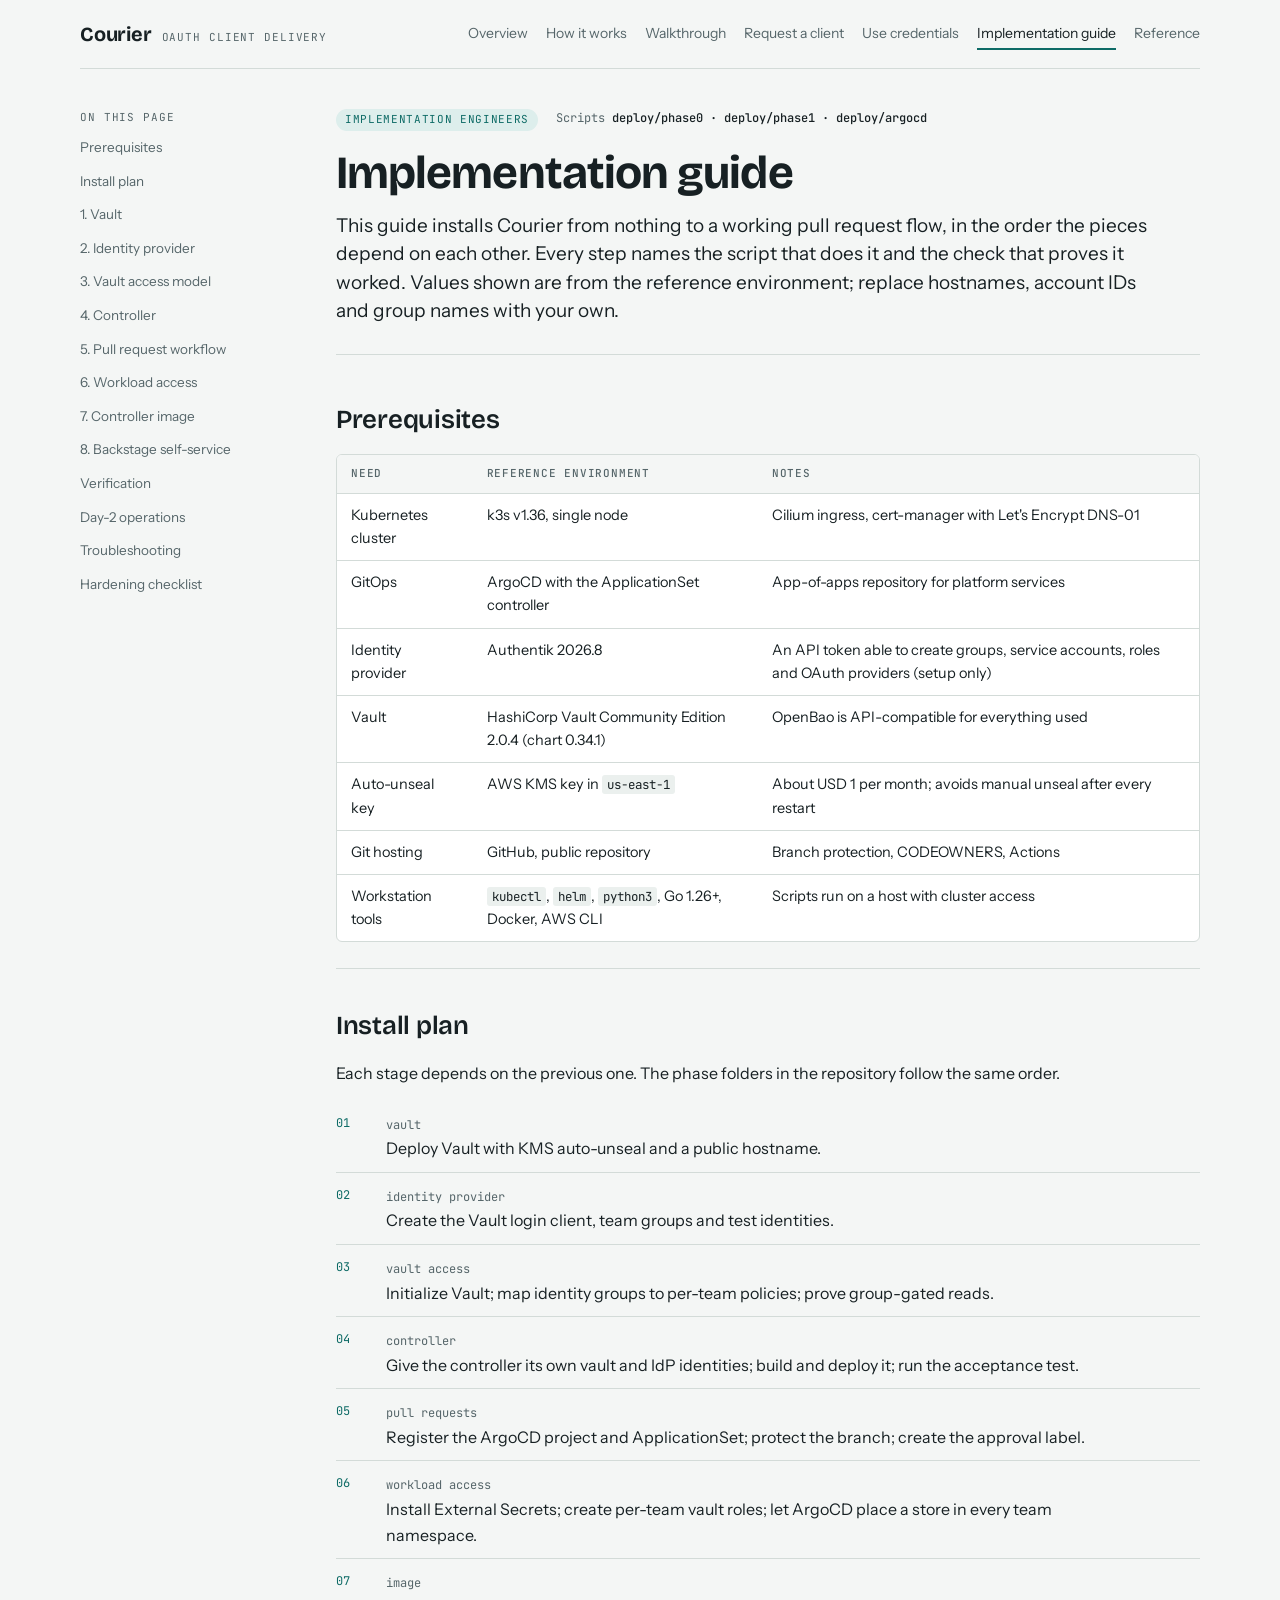
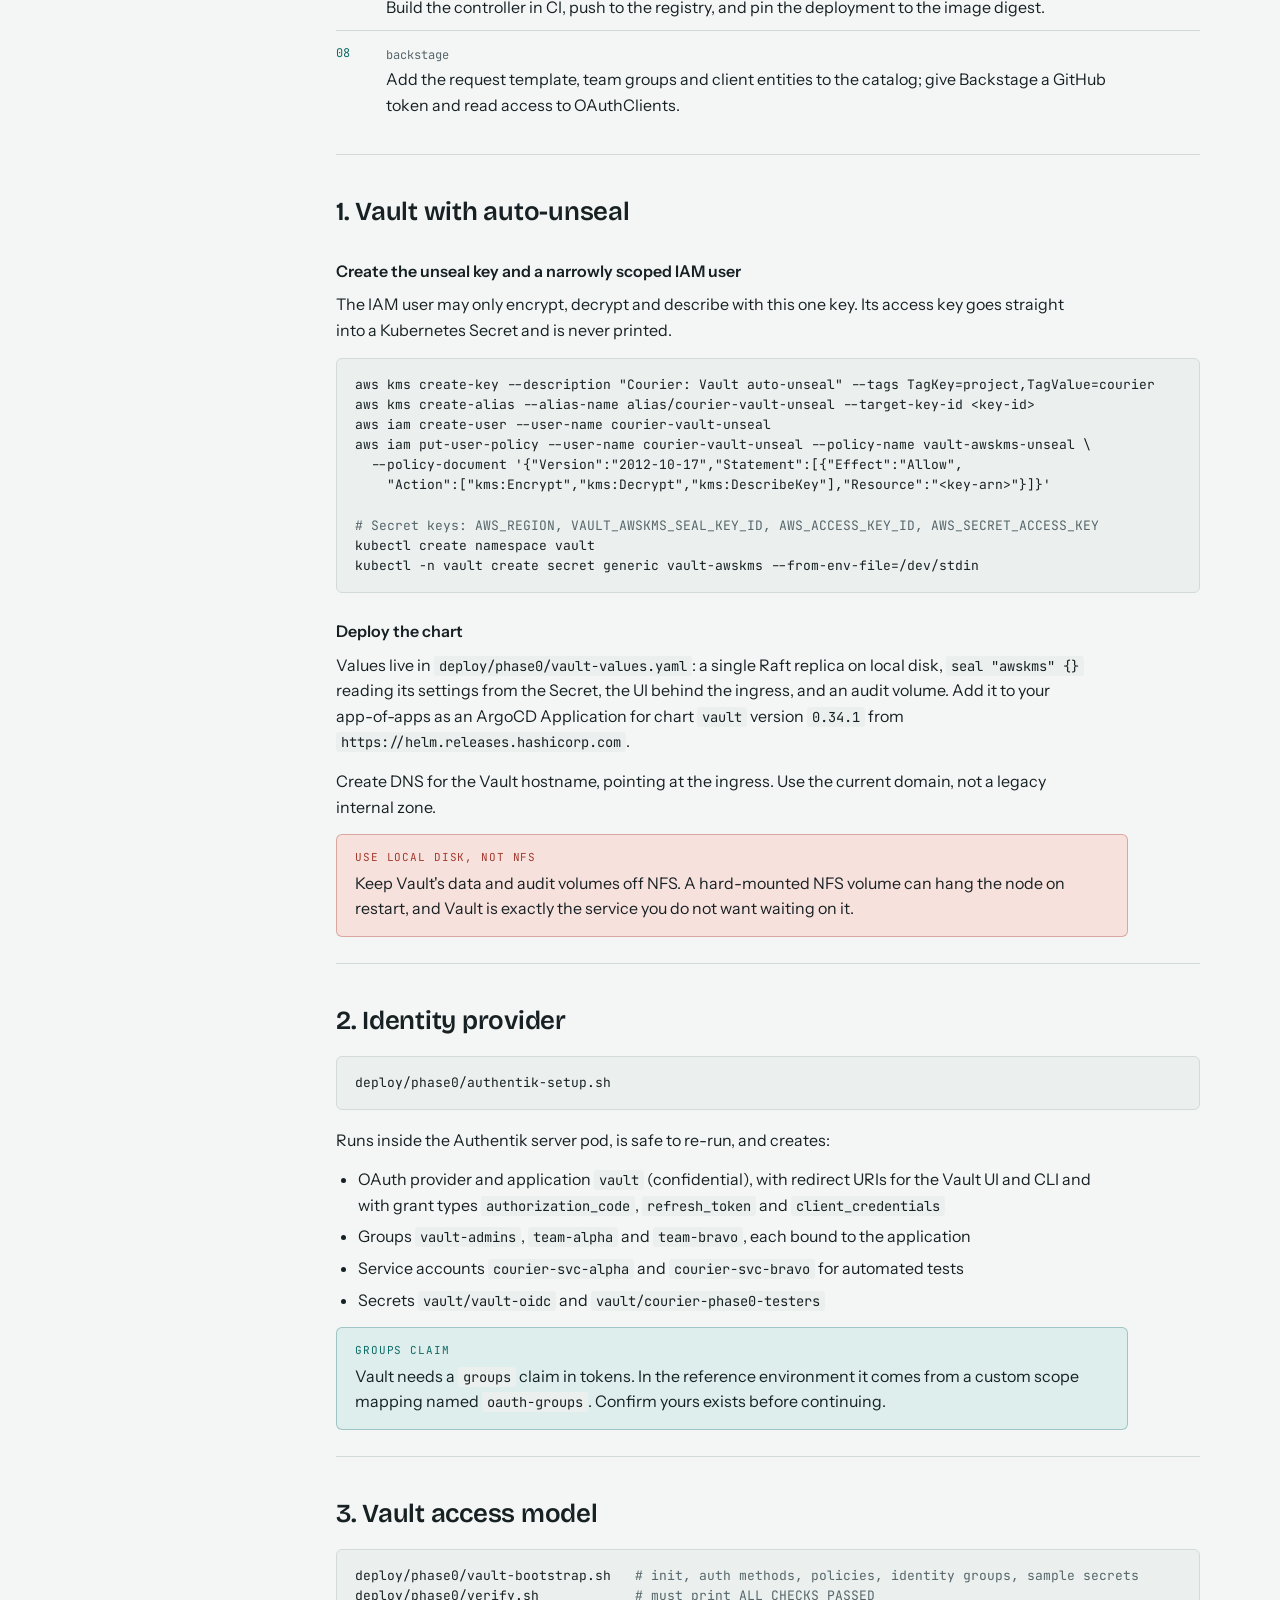
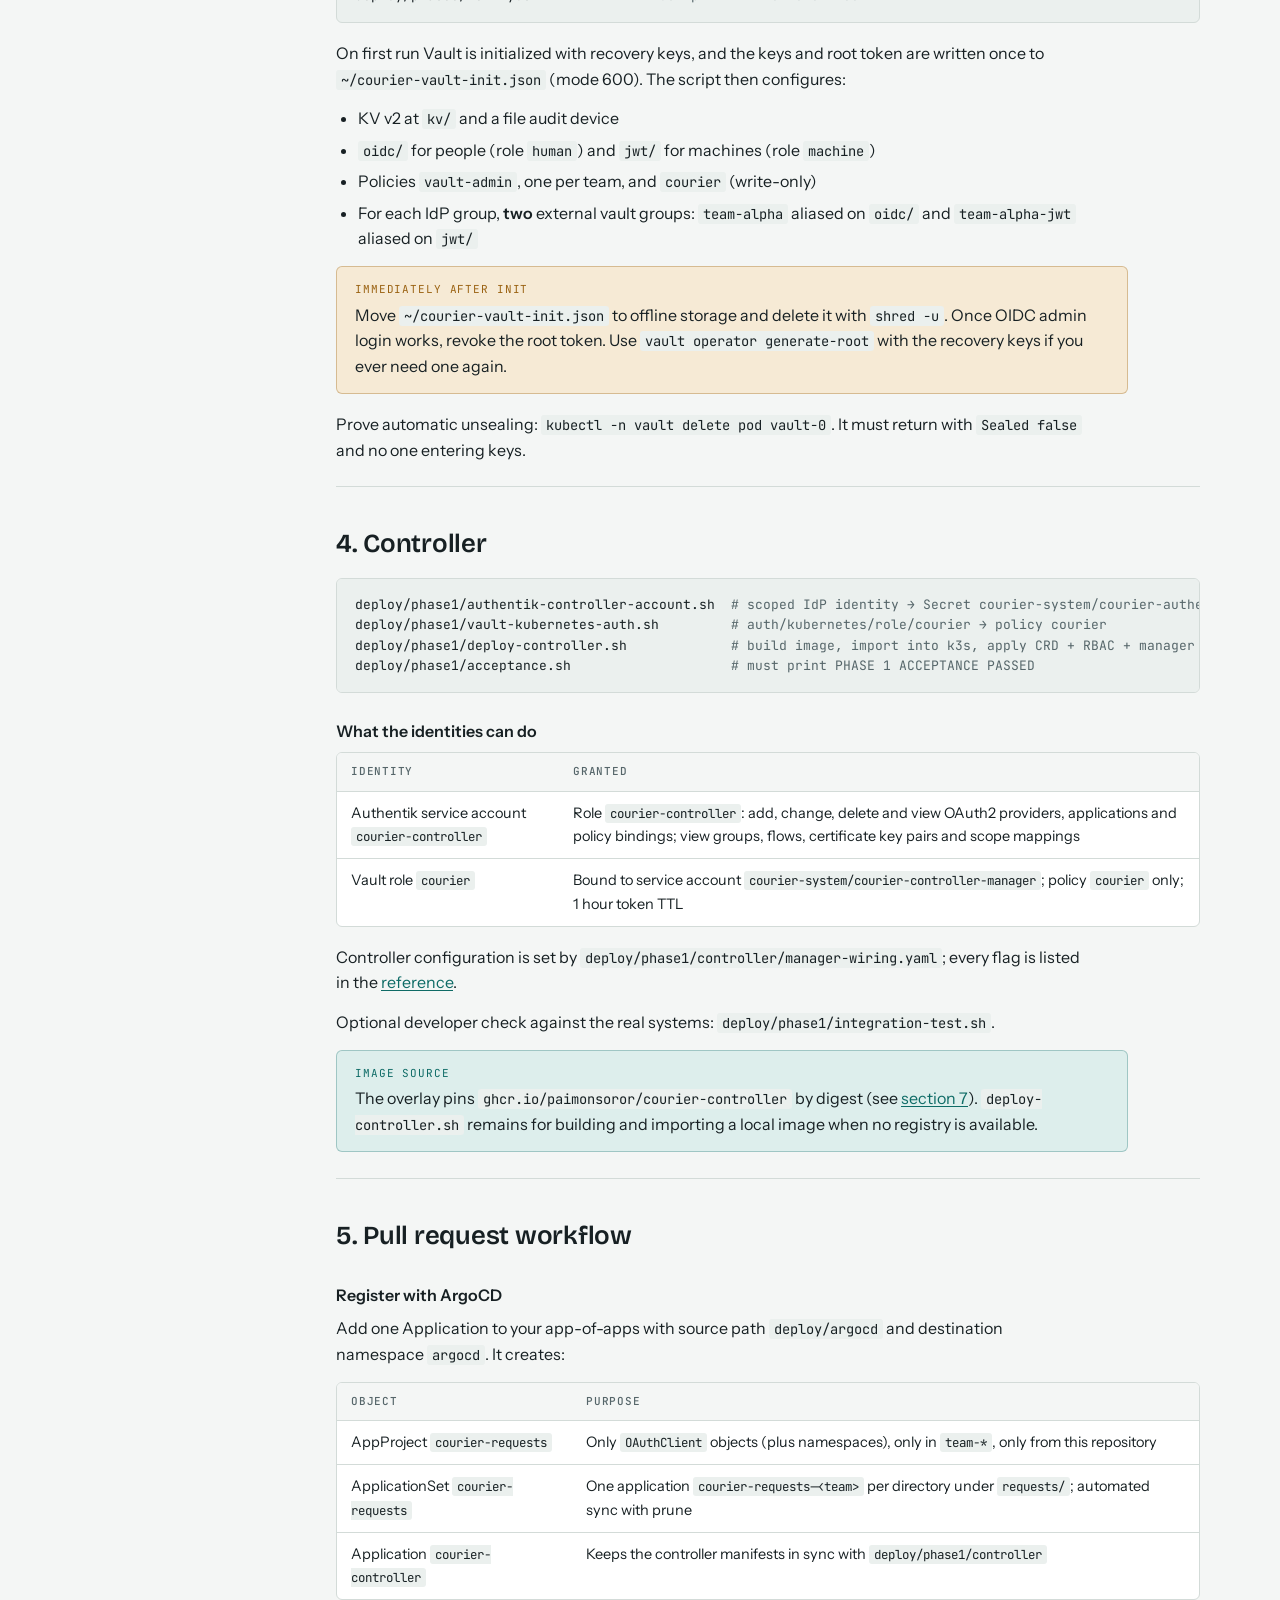
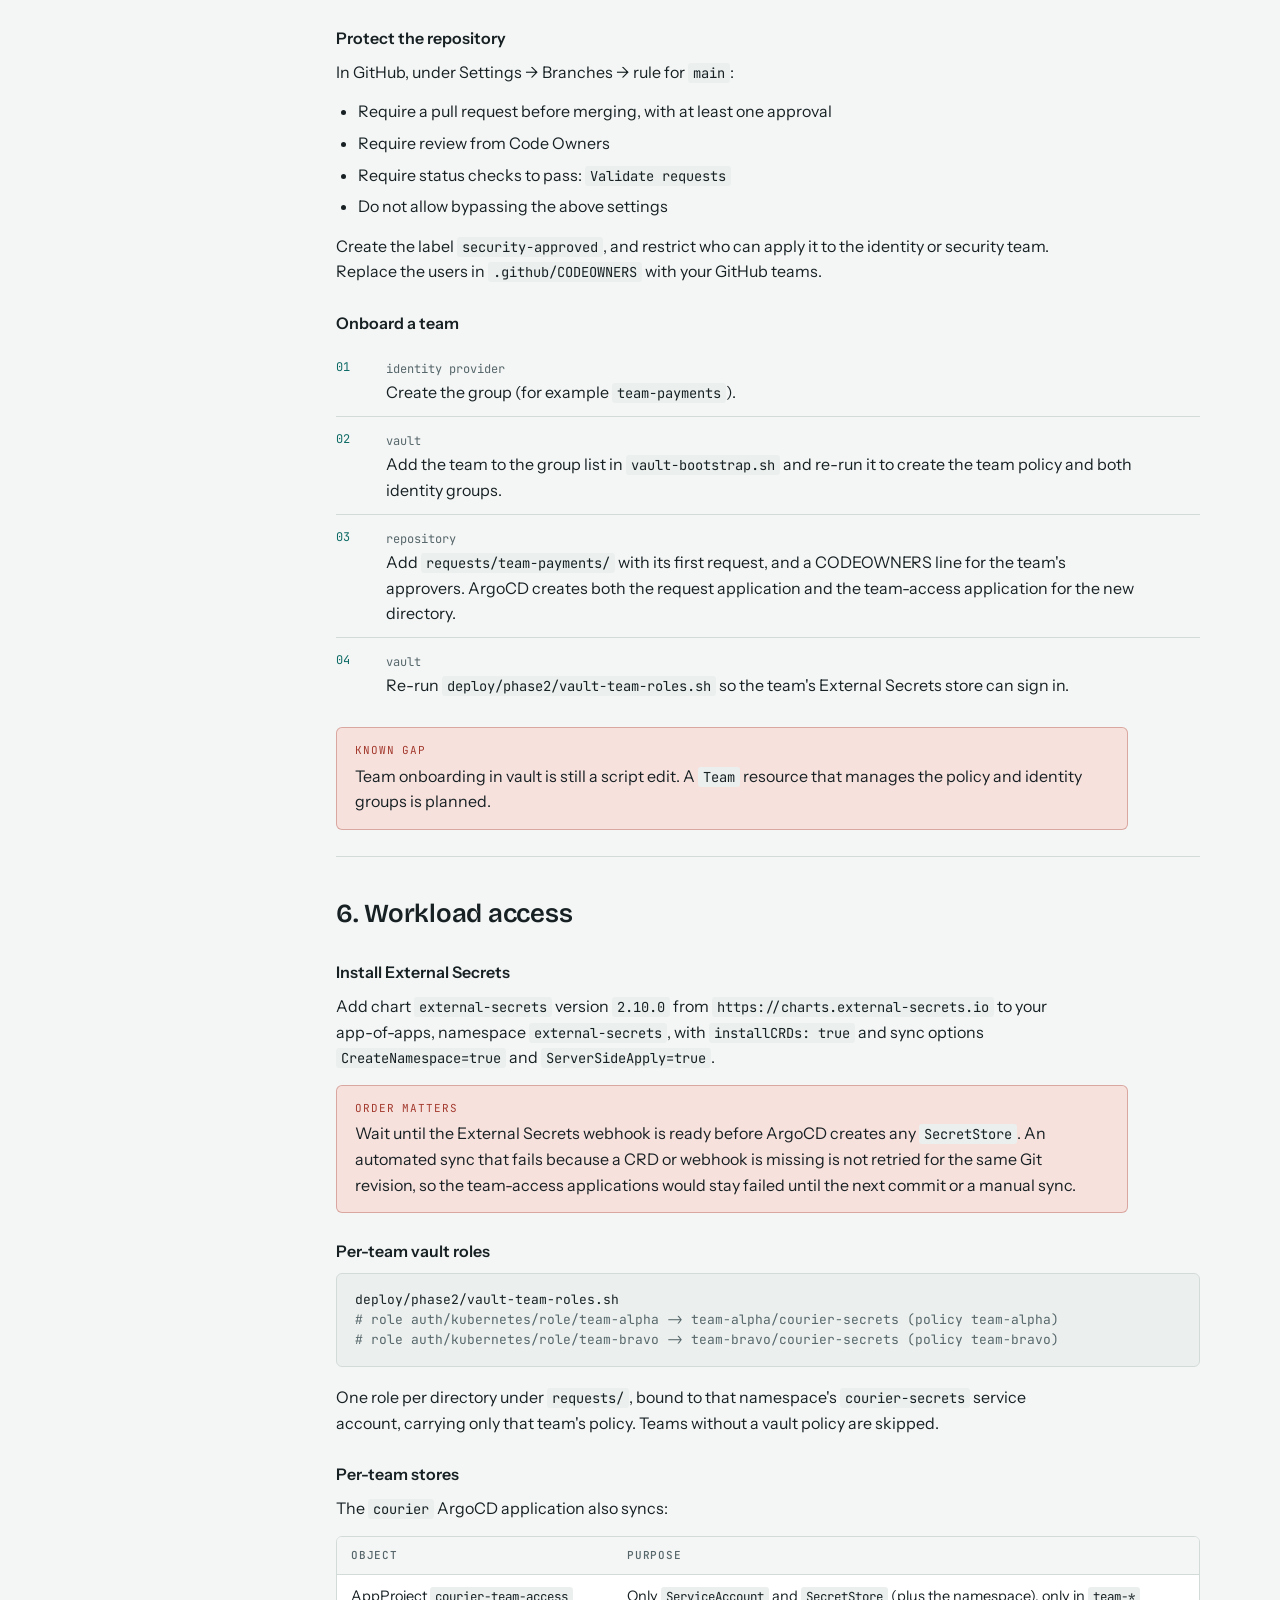
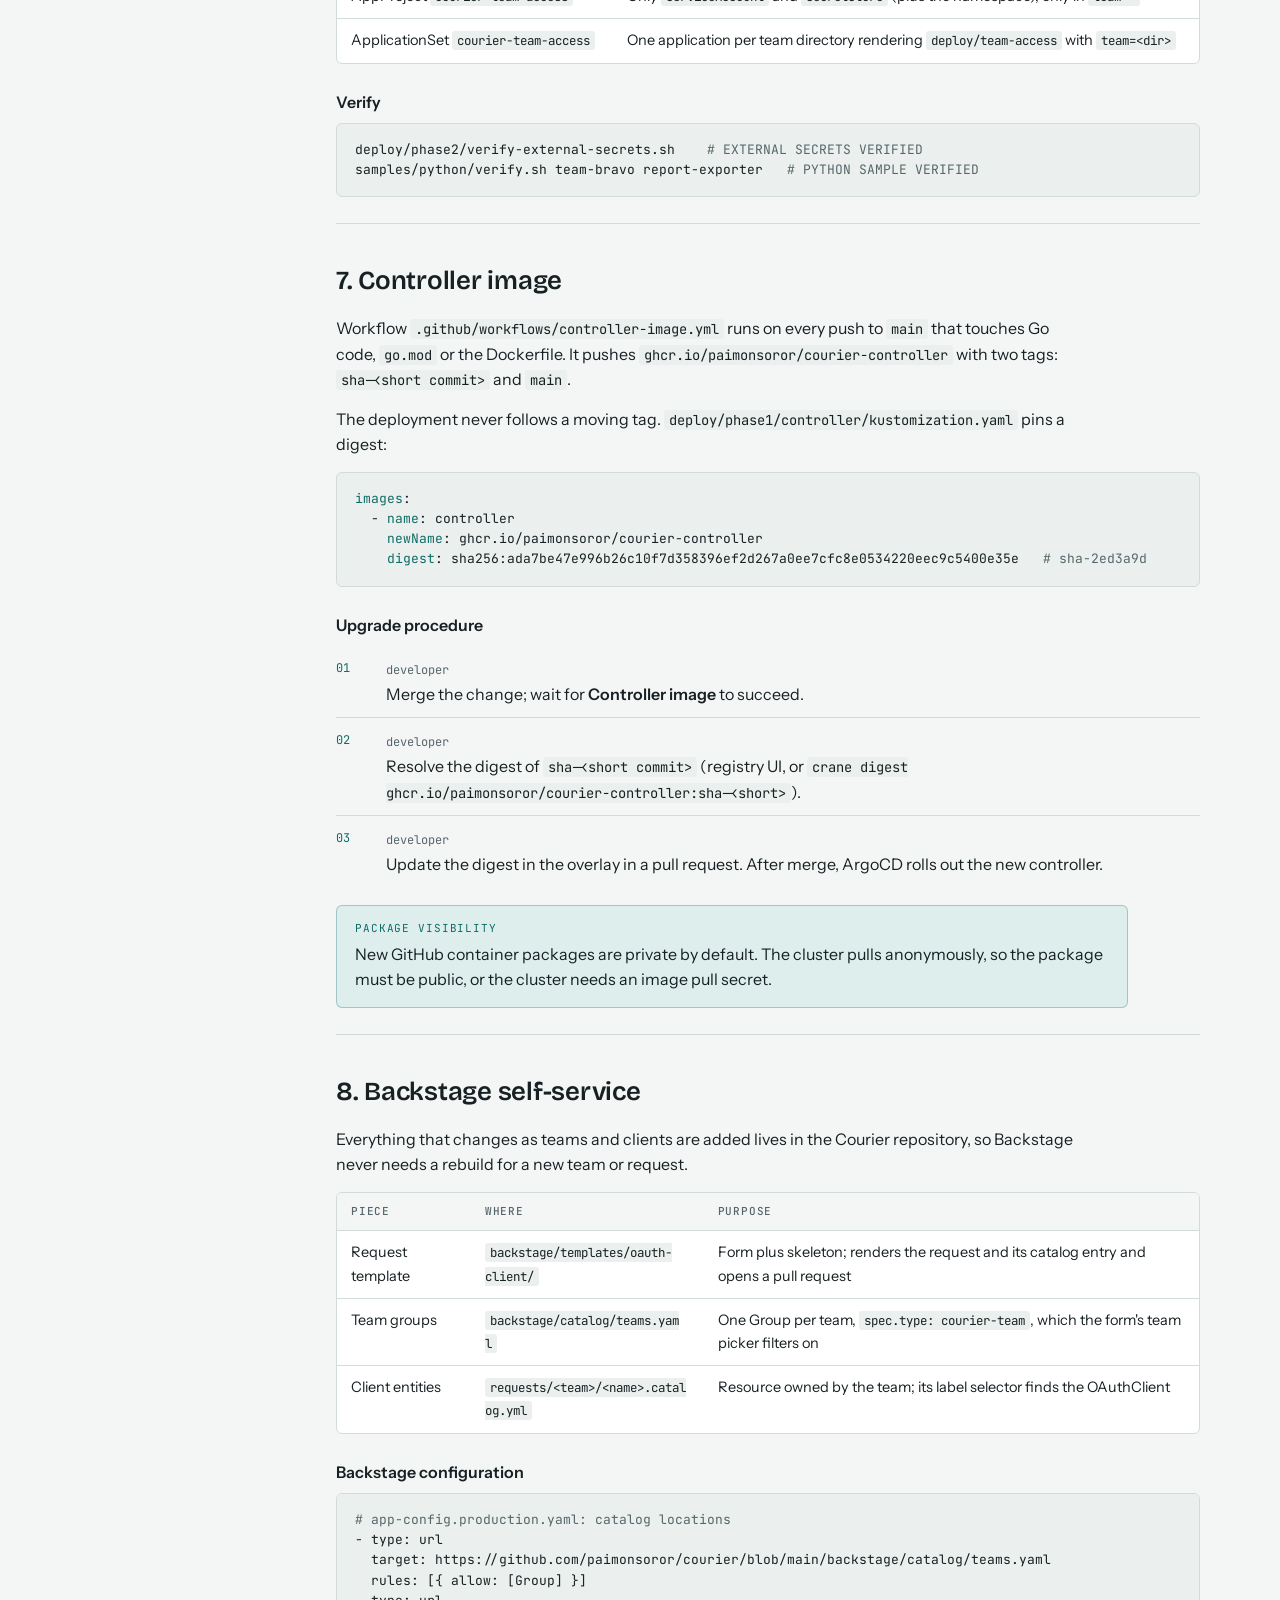
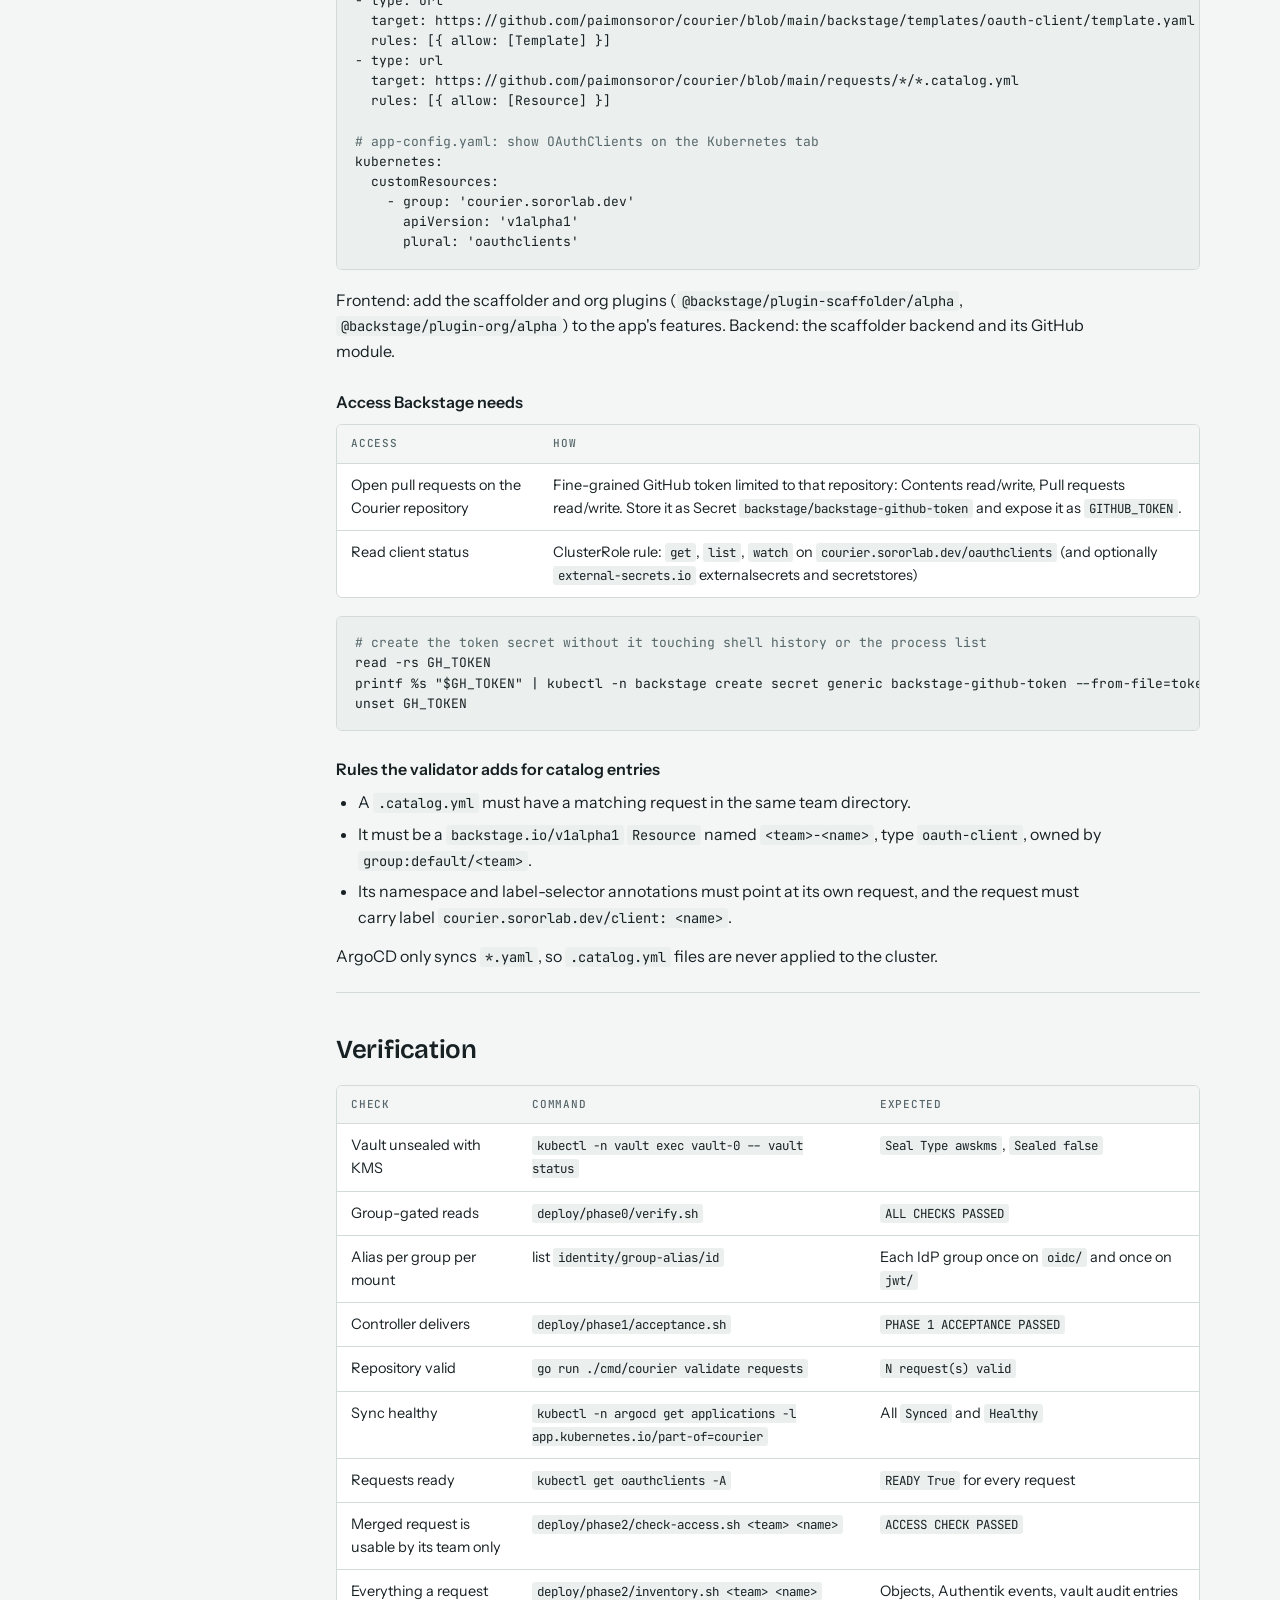
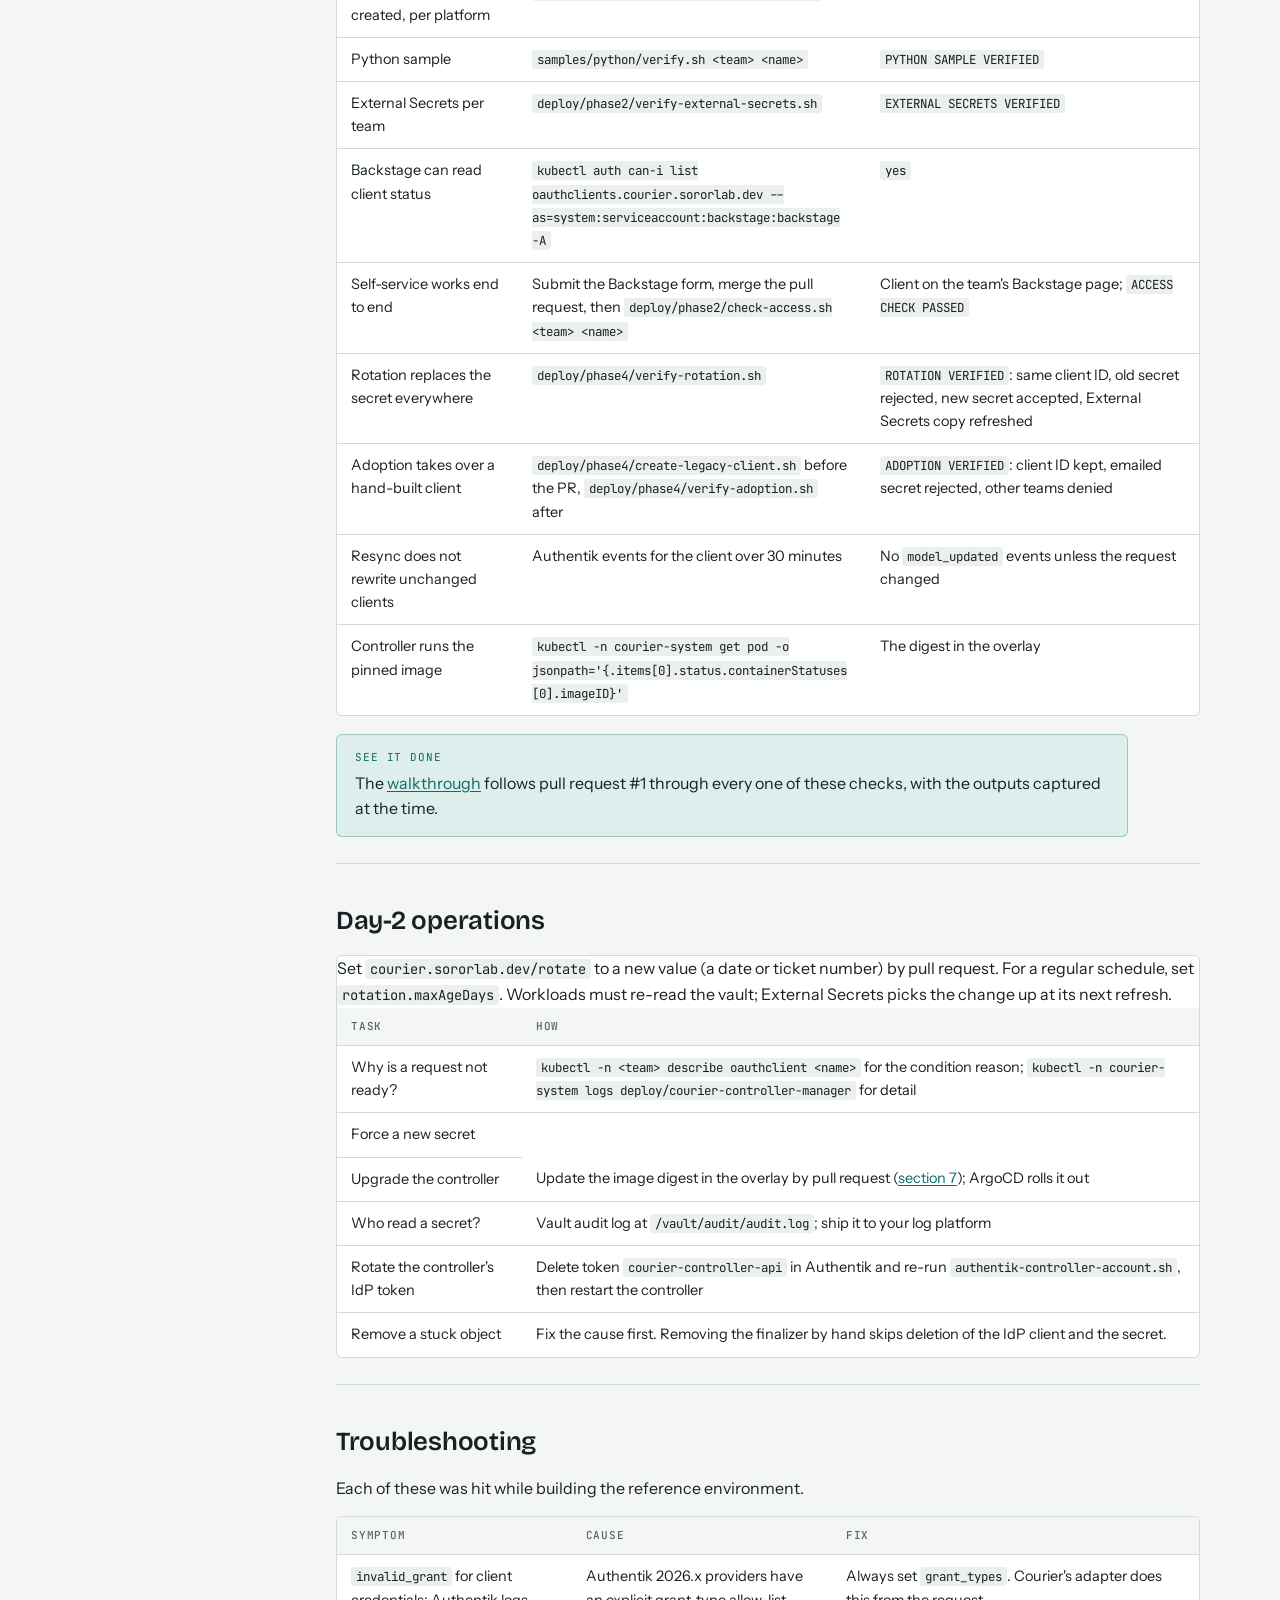
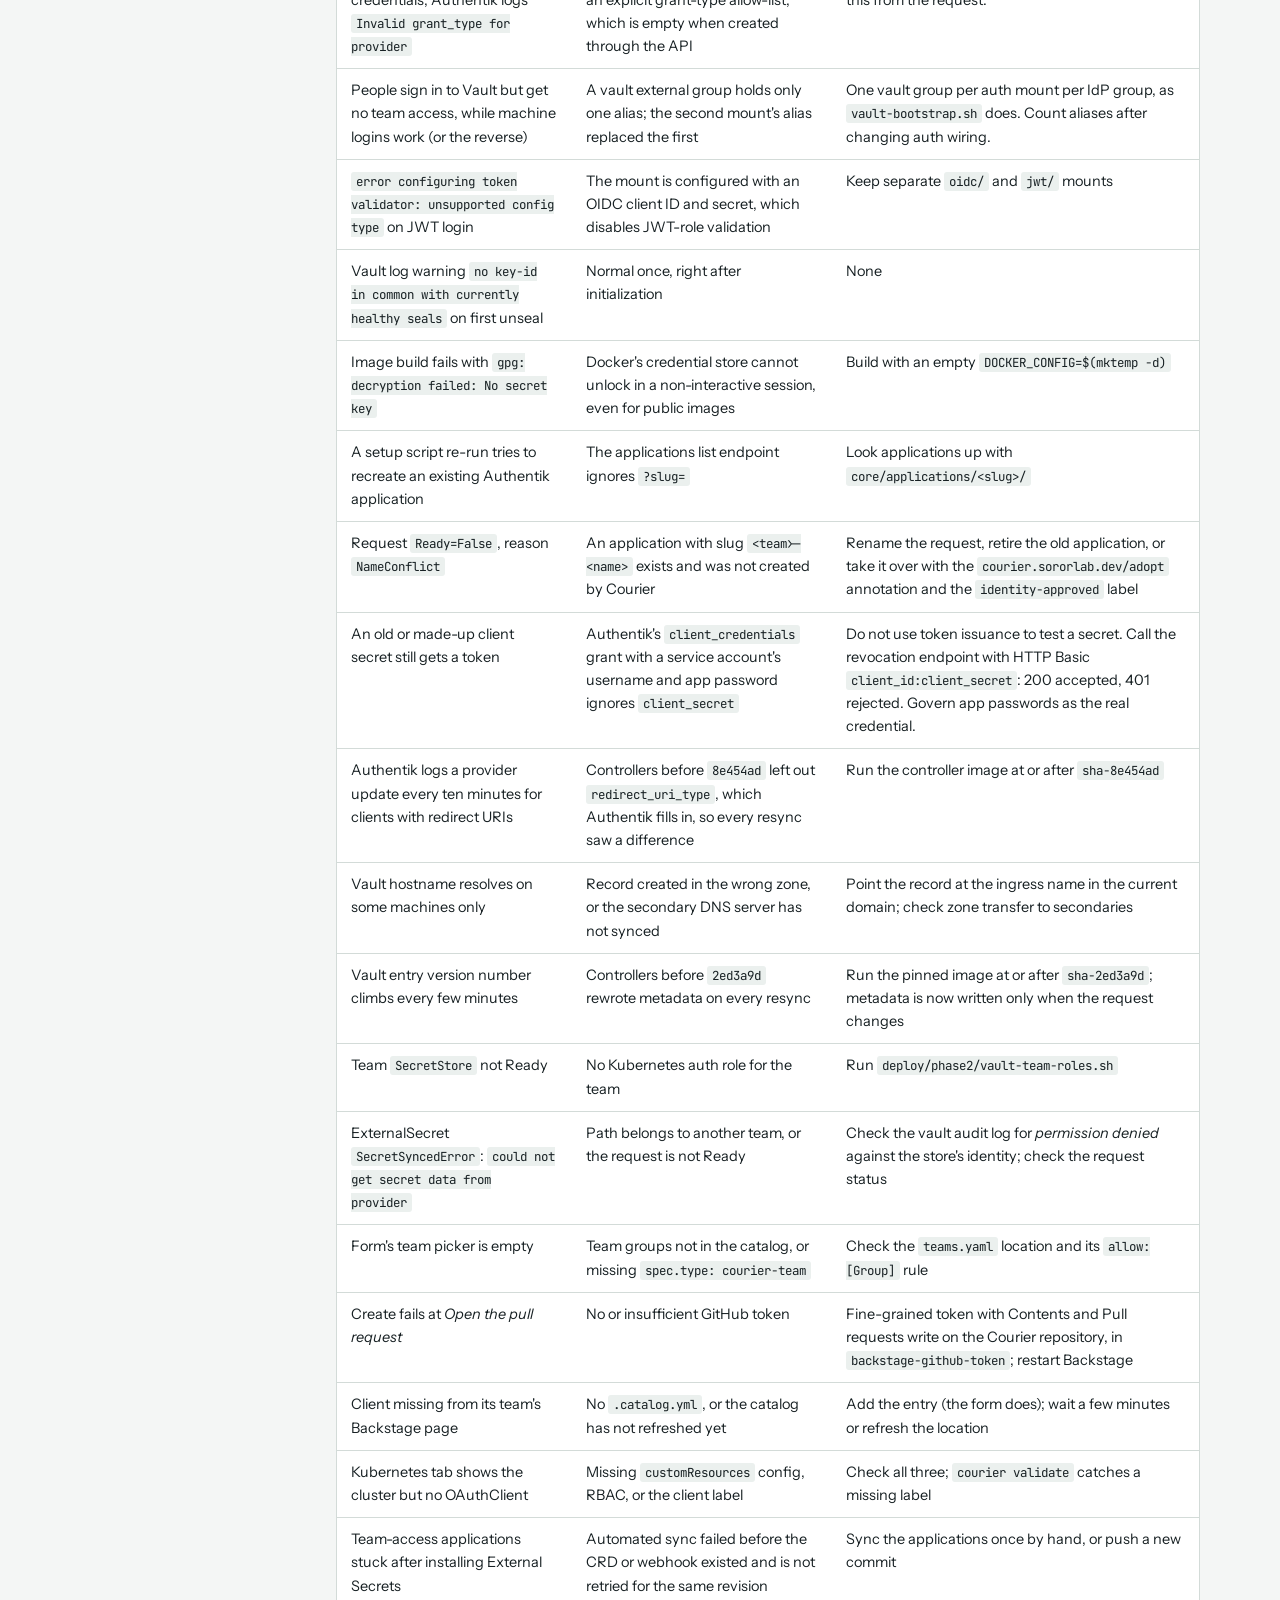
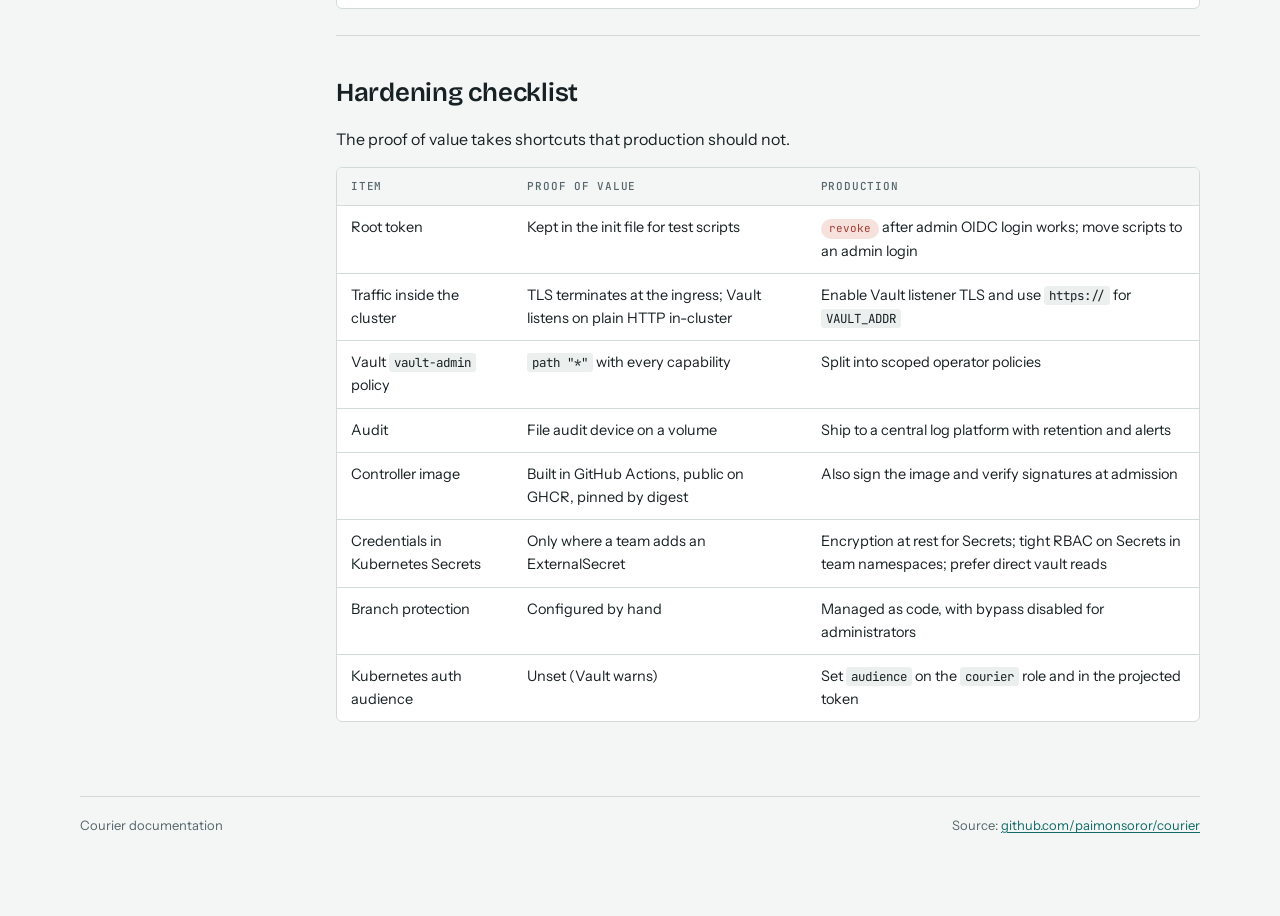
<file: docs/site/implementation.html>
<!doctype html>
<html lang="en">
<head>
<meta charset="utf-8">
<meta name="viewport" content="width=device-width, initial-scale=1">
<title>Courier Implementation Guide</title>
<meta name="description" content="Install, verify and operate Courier: vault with auto-unseal, identity provider wiring, the controller, the pull request workflow, troubleshooting and hardening.">
<link rel="preconnect" href="https://fonts.googleapis.com">
<link rel="preconnect" href="https://fonts.gstatic.com" crossorigin>
<link rel="stylesheet" href="https://fonts.googleapis.com/css2?family=Bricolage+Grotesque:opsz,wght@12..96,600;12..96,700&family=Instrument+Sans:ital,wght@0,400;0,500;0,600;1,400&family=JetBrains+Mono:wght@400;500&display=swap">
<link rel="stylesheet" href="assets/courier.css">
</head>
<body>

<header class="site-header">
  <a class="brand" href="index.html">Courier <small>OAuth client delivery</small></a>
  <nav class="site-nav" aria-label="Documentation">
    <a href="index.html">Overview</a>
    <a href="how-it-works.html">How it works</a>
    <a href="walkthrough.html">Walkthrough</a>
    <a href="request-a-client.html">Request a client</a>
    <a href="use-credentials.html">Use credentials</a>
    <a href="implementation.html" aria-current="page">Implementation guide</a>
    <a href="reference.html">Reference</a>
  </nav>
</header>

<div class="shell">
  <nav class="toc" aria-label="On this page">
    <p>On this page</p>
    <ol>
      <li><a href="#prereqs">Prerequisites</a></li>
      <li><a href="#plan">Install plan</a></li>
      <li><a href="#vault">1. Vault</a></li>
      <li><a href="#idp">2. Identity provider</a></li>
      <li><a href="#vault-config">3. Vault access model</a></li>
      <li><a href="#controller">4. Controller</a></li>
      <li><a href="#gitops">5. Pull request workflow</a></li>
      <li><a href="#workloads">6. Workload access</a></li>
      <li><a href="#image">7. Controller image</a></li>
      <li><a href="#backstage">8. Backstage self-service</a></li>
      <li><a href="#verify">Verification</a></li>
      <li><a href="#operate">Day-2 operations</a></li>
      <li><a href="#troubleshoot">Troubleshooting</a></li>
      <li><a href="#harden">Hardening checklist</a></li>
    </ol>
  </nav>

  <main>
    <header class="doc">
      <div class="meta">
        <span class="audience">Implementation engineers</span>
        <span>Scripts <b>deploy/phase0 · deploy/phase1 · deploy/argocd</b></span>
      </div>
      <h1>Implementation guide</h1>
      <p class="lede">This guide installs Courier from nothing to a working pull request flow, in the order the pieces depend on each other. Every step names the script that does it and the check that proves it worked. Values shown are from the reference environment; replace hostnames, account IDs and group names with your own.</p>
    </header>

    <section id="prereqs">
      <h2>Prerequisites</h2>
      <div class="table-wrap">
        <table>
          <thead><tr><th>Need</th><th>Reference environment</th><th>Notes</th></tr></thead>
          <tbody>
            <tr><td>Kubernetes cluster</td><td>k3s v1.36, single node</td><td>Cilium ingress, cert-manager with Let's Encrypt DNS-01</td></tr>
            <tr><td>GitOps</td><td>ArgoCD with the ApplicationSet controller</td><td>App-of-apps repository for platform services</td></tr>
            <tr><td>Identity provider</td><td>Authentik 2026.8</td><td>An API token able to create groups, service accounts, roles and OAuth providers (setup only)</td></tr>
            <tr><td>Vault</td><td>HashiCorp Vault Community Edition 2.0.4 (chart 0.34.1)</td><td>OpenBao is API-compatible for everything used</td></tr>
            <tr><td>Auto-unseal key</td><td>AWS KMS key in <code>us-east-1</code></td><td>About USD 1 per month; avoids manual unseal after every restart</td></tr>
            <tr><td>Git hosting</td><td>GitHub, public repository</td><td>Branch protection, CODEOWNERS, Actions</td></tr>
            <tr><td>Workstation tools</td><td><code>kubectl</code>, <code>helm</code>, <code>python3</code>, Go 1.26+, Docker, AWS CLI</td><td>Scripts run on a host with cluster access</td></tr>
          </tbody>
        </table>
      </div>
    </section>

    <section id="plan">
      <h2>Install plan</h2>
      <p>Each stage depends on the previous one. The phase folders in the repository follow the same order.</p>
      <ol class="seq">
        <li><div><span class="who">vault</span><p>Deploy Vault with KMS auto-unseal and a public hostname.</p></div></li>
        <li><div><span class="who">identity provider</span><p>Create the Vault login client, team groups and test identities.</p></div></li>
        <li><div><span class="who">vault access</span><p>Initialize Vault; map identity groups to per-team policies; prove group-gated reads.</p></div></li>
        <li><div><span class="who">controller</span><p>Give the controller its own vault and IdP identities; build and deploy it; run the acceptance test.</p></div></li>
        <li><div><span class="who">pull requests</span><p>Register the ArgoCD project and ApplicationSet; protect the branch; create the approval label.</p></div></li>
        <li><div><span class="who">workload access</span><p>Install External Secrets; create per-team vault roles; let ArgoCD place a store in every team namespace.</p></div></li>
        <li><div><span class="who">image</span><p>Build the controller in CI, push to the registry, and pin the deployment to the image digest.</p></div></li>
        <li><div><span class="who">backstage</span><p>Add the request template, team groups and client entities to the catalog; give Backstage a GitHub token and read access to OAuthClients.</p></div></li>
      </ol>
    </section>

    <section id="vault">
      <h2>1. Vault with auto-unseal</h2>
      <h3>Create the unseal key and a narrowly scoped IAM user</h3>
      <p>The IAM user may only encrypt, decrypt and describe with this one key. Its access key goes straight into a Kubernetes Secret and is never printed.</p>
<pre><code>aws kms create-key --description "Courier: Vault auto-unseal" --tags TagKey=project,TagValue=courier
aws kms create-alias --alias-name alias/courier-vault-unseal --target-key-id &lt;key-id&gt;
aws iam create-user --user-name courier-vault-unseal
aws iam put-user-policy --user-name courier-vault-unseal --policy-name vault-awskms-unseal \
  --policy-document '{"Version":"2012-10-17","Statement":[{"Effect":"Allow",
    "Action":["kms:Encrypt","kms:Decrypt","kms:DescribeKey"],"Resource":"&lt;key-arn&gt;"}]}'

<span class="c"># Secret keys: AWS_REGION, VAULT_AWSKMS_SEAL_KEY_ID, AWS_ACCESS_KEY_ID, AWS_SECRET_ACCESS_KEY</span>
kubectl create namespace vault
kubectl -n vault create secret generic vault-awskms --from-env-file=/dev/stdin</code></pre>

      <h3>Deploy the chart</h3>
      <p>Values live in <code>deploy/phase0/vault-values.yaml</code>: a single Raft replica on local disk, <code>seal "awskms" {}</code> reading its settings from the Secret, the UI behind the ingress, and an audit volume. Add it to your app-of-apps as an ArgoCD Application for chart <code>vault</code> version <code>0.34.1</code> from <code>https://helm.releases.hashicorp.com</code>.</p>
      <p>Create DNS for the Vault hostname, pointing at the ingress. Use the current domain, not a legacy internal zone.</p>
      <div class="callout warn">
        <span class="label">Use local disk, not NFS</span>
        <p>Keep Vault's data and audit volumes off NFS. A hard-mounted NFS volume can hang the node on restart, and Vault is exactly the service you do not want waiting on it.</p>
      </div>
    </section>

    <section id="idp">
      <h2>2. Identity provider</h2>
<pre><code>deploy/phase0/authentik-setup.sh</code></pre>
      <p>Runs inside the Authentik server pod, is safe to re-run, and creates:</p>
      <ul>
        <li>OAuth provider and application <code>vault</code> (confidential), with redirect URIs for the Vault UI and CLI and with grant types <code>authorization_code</code>, <code>refresh_token</code> and <code>client_credentials</code></li>
        <li>Groups <code>vault-admins</code>, <code>team-alpha</code> and <code>team-bravo</code>, each bound to the application</li>
        <li>Service accounts <code>courier-svc-alpha</code> and <code>courier-svc-bravo</code> for automated tests</li>
        <li>Secrets <code>vault/vault-oidc</code> and <code>vault/courier-phase0-testers</code></li>
      </ul>
      <div class="callout">
        <span class="label">Groups claim</span>
        <p>Vault needs a <code>groups</code> claim in tokens. In the reference environment it comes from a custom scope mapping named <code>oauth-groups</code>. Confirm yours exists before continuing.</p>
      </div>
    </section>

    <section id="vault-config">
      <h2>3. Vault access model</h2>
<pre><code>deploy/phase0/vault-bootstrap.sh   <span class="c"># init, auth methods, policies, identity groups, sample secrets</span>
deploy/phase0/verify.sh            <span class="c"># must print ALL CHECKS PASSED</span></code></pre>
      <p>On first run Vault is initialized with recovery keys, and the keys and root token are written once to <code>~/courier-vault-init.json</code> (mode 600). The script then configures:</p>
      <ul>
        <li>KV v2 at <code>kv/</code> and a file audit device</li>
        <li><code>oidc/</code> for people (role <code>human</code>) and <code>jwt/</code> for machines (role <code>machine</code>)</li>
        <li>Policies <code>vault-admin</code>, one per team, and <code>courier</code> (write-only)</li>
        <li>For each IdP group, <strong>two</strong> external vault groups: <code>team-alpha</code> aliased on <code>oidc/</code> and <code>team-alpha-jwt</code> aliased on <code>jwt/</code></li>
      </ul>
      <div class="callout secret">
        <span class="label">Immediately after init</span>
        <p>Move <code>~/courier-vault-init.json</code> to offline storage and delete it with <code>shred -u</code>. Once OIDC admin login works, revoke the root token. Use <code>vault operator generate-root</code> with the recovery keys if you ever need one again.</p>
      </div>
      <p>Prove automatic unsealing: <code>kubectl -n vault delete pod vault-0</code>. It must return with <code>Sealed false</code> and no one entering keys.</p>
    </section>

    <section id="controller">
      <h2>4. Controller</h2>
<pre><code>deploy/phase1/authentik-controller-account.sh  <span class="c"># scoped IdP identity → Secret courier-system/courier-authentik</span>
deploy/phase1/vault-kubernetes-auth.sh         <span class="c"># auth/kubernetes/role/courier → policy courier</span>
deploy/phase1/deploy-controller.sh             <span class="c"># build image, import into k3s, apply CRD + RBAC + manager</span>
deploy/phase1/acceptance.sh                    <span class="c"># must print PHASE 1 ACCEPTANCE PASSED</span></code></pre>
      <h3>What the identities can do</h3>
      <div class="table-wrap">
        <table>
          <thead><tr><th>Identity</th><th>Granted</th></tr></thead>
          <tbody>
            <tr><td>Authentik service account <code>courier-controller</code></td><td>Role <code>courier-controller</code>: add, change, delete and view OAuth2 providers, applications and policy bindings; view groups, flows, certificate key pairs and scope mappings</td></tr>
            <tr><td>Vault role <code>courier</code></td><td>Bound to service account <code>courier-system/courier-controller-manager</code>; policy <code>courier</code> only; 1 hour token TTL</td></tr>
          </tbody>
        </table>
      </div>
      <p>Controller configuration is set by <code>deploy/phase1/controller/manager-wiring.yaml</code>; every flag is listed in the <a href="reference.html#controller">reference</a>.</p>
      <p>Optional developer check against the real systems: <code>deploy/phase1/integration-test.sh</code>.</p>
      <div class="callout">
        <span class="label">Image source</span>
        <p>The overlay pins <code>ghcr.io/paimonsoror/courier-controller</code> by digest (see <a href="#image">section 7</a>). <code>deploy-controller.sh</code> remains for building and importing a local image when no registry is available.</p>
      </div>
    </section>

    <section id="gitops">
      <h2>5. Pull request workflow</h2>
      <h3>Register with ArgoCD</h3>
      <p>Add one Application to your app-of-apps with source path <code>deploy/argocd</code> and destination namespace <code>argocd</code>. It creates:</p>
      <div class="table-wrap">
        <table>
          <thead><tr><th>Object</th><th>Purpose</th></tr></thead>
          <tbody>
            <tr><td>AppProject <code>courier-requests</code></td><td>Only <code>OAuthClient</code> objects (plus namespaces), only in <code>team-*</code>, only from this repository</td></tr>
            <tr><td>ApplicationSet <code>courier-requests</code></td><td>One application <code>courier-requests-&lt;team&gt;</code> per directory under <code>requests/</code>; automated sync with prune</td></tr>
            <tr><td>Application <code>courier-controller</code></td><td>Keeps the controller manifests in sync with <code>deploy/phase1/controller</code></td></tr>
          </tbody>
        </table>
      </div>

      <h3>Protect the repository</h3>
      <p>In GitHub, under Settings → Branches → rule for <code>main</code>:</p>
      <ul>
        <li>Require a pull request before merging, with at least one approval</li>
        <li>Require review from Code Owners</li>
        <li>Require status checks to pass: <code>Validate requests</code></li>
        <li>Do not allow bypassing the above settings</li>
      </ul>
      <p>Create the label <code>security-approved</code>, and restrict who can apply it to the identity or security team. Replace the users in <code>.github/CODEOWNERS</code> with your GitHub teams.</p>

      <h3>Onboard a team</h3>
      <ol class="seq">
        <li><div><span class="who">identity provider</span><p>Create the group (for example <code>team-payments</code>).</p></div></li>
        <li><div><span class="who">vault</span><p>Add the team to the group list in <code>vault-bootstrap.sh</code> and re-run it to create the team policy and both identity groups.</p></div></li>
        <li><div><span class="who">repository</span><p>Add <code>requests/team-payments/</code> with its first request, and a CODEOWNERS line for the team's approvers. ArgoCD creates both the request application and the team-access application for the new directory.</p></div></li>
        <li><div><span class="who">vault</span><p>Re-run <code>deploy/phase2/vault-team-roles.sh</code> so the team's External Secrets store can sign in.</p></div></li>
      </ol>
      <div class="callout warn">
        <span class="label">Known gap</span>
        <p>Team onboarding in vault is still a script edit. A <code>Team</code> resource that manages the policy and identity groups is planned.</p>
      </div>
    </section>

    <section id="workloads">
      <h2>6. Workload access</h2>
      <h3>Install External Secrets</h3>
      <p>Add chart <code>external-secrets</code> version <code>2.10.0</code> from <code>https://charts.external-secrets.io</code> to your app-of-apps, namespace <code>external-secrets</code>, with <code>installCRDs: true</code> and sync options <code>CreateNamespace=true</code> and <code>ServerSideApply=true</code>.</p>
      <div class="callout warn">
        <span class="label">Order matters</span>
        <p>Wait until the External Secrets webhook is ready before ArgoCD creates any <code>SecretStore</code>. An automated sync that fails because a CRD or webhook is missing is not retried for the same Git revision, so the team-access applications would stay failed until the next commit or a manual sync.</p>
      </div>
      <h3>Per-team vault roles</h3>
<pre><code>deploy/phase2/vault-team-roles.sh
<span class="c"># role auth/kubernetes/role/team-alpha -> team-alpha/courier-secrets (policy team-alpha)</span>
<span class="c"># role auth/kubernetes/role/team-bravo -> team-bravo/courier-secrets (policy team-bravo)</span></code></pre>
      <p>One role per directory under <code>requests/</code>, bound to that namespace's <code>courier-secrets</code> service account, carrying only that team's policy. Teams without a vault policy are skipped.</p>
      <h3>Per-team stores</h3>
      <p>The <code>courier</code> ArgoCD application also syncs:</p>
      <div class="table-wrap">
        <table>
          <thead><tr><th>Object</th><th>Purpose</th></tr></thead>
          <tbody>
            <tr><td>AppProject <code>courier-team-access</code></td><td>Only <code>ServiceAccount</code> and <code>SecretStore</code> (plus the namespace), only in <code>team-*</code></td></tr>
            <tr><td>ApplicationSet <code>courier-team-access</code></td><td>One application per team directory rendering <code>deploy/team-access</code> with <code>team=&lt;dir&gt;</code></td></tr>
          </tbody>
        </table>
      </div>
      <h3>Verify</h3>
<pre><code>deploy/phase2/verify-external-secrets.sh    <span class="c"># EXTERNAL SECRETS VERIFIED</span>
samples/python/verify.sh team-bravo report-exporter   <span class="c"># PYTHON SAMPLE VERIFIED</span></code></pre>
    </section>

    <section id="image">
      <h2>7. Controller image</h2>
      <p>Workflow <code>.github/workflows/controller-image.yml</code> runs on every push to <code>main</code> that touches Go code, <code>go.mod</code> or the Dockerfile. It pushes <code>ghcr.io/paimonsoror/courier-controller</code> with two tags: <code>sha-&lt;short commit&gt;</code> and <code>main</code>.</p>
      <p>The deployment never follows a moving tag. <code>deploy/phase1/controller/kustomization.yaml</code> pins a digest:</p>
<pre><code><span class="k">images</span>:
  - <span class="k">name</span>: controller
    <span class="k">newName</span>: ghcr.io/paimonsoror/courier-controller
    <span class="k">digest</span>: sha256:ada7be47e996b26c10f7d358396ef2d267a0ee7cfc8e0534220eec9c5400e35e   <span class="c"># sha-2ed3a9d</span></code></pre>
      <h3>Upgrade procedure</h3>
      <ol class="seq">
        <li><div><span class="who">developer</span><p>Merge the change; wait for <strong>Controller image</strong> to succeed.</p></div></li>
        <li><div><span class="who">developer</span><p>Resolve the digest of <code>sha-&lt;short commit&gt;</code> (registry UI, or <code>crane digest ghcr.io/paimonsoror/courier-controller:sha-&lt;short&gt;</code>).</p></div></li>
        <li><div><span class="who">developer</span><p>Update the digest in the overlay in a pull request. After merge, ArgoCD rolls out the new controller.</p></div></li>
      </ol>
      <div class="callout">
        <span class="label">Package visibility</span>
        <p>New GitHub container packages are private by default. The cluster pulls anonymously, so the package must be public, or the cluster needs an image pull secret.</p>
      </div>
    </section>

    <section id="backstage">
      <h2>8. Backstage self-service</h2>
      <p>Everything that changes as teams and clients are added lives in the Courier repository, so Backstage never needs a rebuild for a new team or request.</p>
      <div class="table-wrap">
        <table>
          <thead><tr><th>Piece</th><th>Where</th><th>Purpose</th></tr></thead>
          <tbody>
            <tr><td>Request template</td><td><code>backstage/templates/oauth-client/</code></td><td>Form plus skeleton; renders the request and its catalog entry and opens a pull request</td></tr>
            <tr><td>Team groups</td><td><code>backstage/catalog/teams.yaml</code></td><td>One Group per team, <code>spec.type: courier-team</code>, which the form's team picker filters on</td></tr>
            <tr><td>Client entities</td><td><code>requests/&lt;team&gt;/&lt;name&gt;.catalog.yml</code></td><td>Resource owned by the team; its label selector finds the OAuthClient</td></tr>
          </tbody>
        </table>
      </div>

      <h3>Backstage configuration</h3>
<pre><code><span class="c"># app-config.production.yaml: catalog locations</span>
- type: url
  target: https://github.com/paimonsoror/courier/blob/main/backstage/catalog/teams.yaml
  rules: [{ allow: [Group] }]
- type: url
  target: https://github.com/paimonsoror/courier/blob/main/backstage/templates/oauth-client/template.yaml
  rules: [{ allow: [Template] }]
- type: url
  target: https://github.com/paimonsoror/courier/blob/main/requests/*/*.catalog.yml
  rules: [{ allow: [Resource] }]

<span class="c"># app-config.yaml: show OAuthClients on the Kubernetes tab</span>
kubernetes:
  customResources:
    - group: 'courier.sororlab.dev'
      apiVersion: 'v1alpha1'
      plural: 'oauthclients'</code></pre>
      <p>Frontend: add the scaffolder and org plugins (<code>@backstage/plugin-scaffolder/alpha</code>, <code>@backstage/plugin-org/alpha</code>) to the app's features. Backend: the scaffolder backend and its GitHub module.</p>

      <h3>Access Backstage needs</h3>
      <div class="table-wrap">
        <table>
          <thead><tr><th>Access</th><th>How</th></tr></thead>
          <tbody>
            <tr><td>Open pull requests on the Courier repository</td><td>Fine-grained GitHub token limited to that repository: Contents read/write, Pull requests read/write. Store it as Secret <code>backstage/backstage-github-token</code> and expose it as <code>GITHUB_TOKEN</code>.</td></tr>
            <tr><td>Read client status</td><td>ClusterRole rule: <code>get</code>, <code>list</code>, <code>watch</code> on <code>courier.sororlab.dev/oauthclients</code> (and optionally <code>external-secrets.io</code> externalsecrets and secretstores)</td></tr>
          </tbody>
        </table>
      </div>
<pre><code><span class="c"># create the token secret without it touching shell history or the process list</span>
read -rs GH_TOKEN
printf %s "$GH_TOKEN" | kubectl -n backstage create secret generic backstage-github-token --from-file=token=/dev/stdin
unset GH_TOKEN</code></pre>

      <h3>Rules the validator adds for catalog entries</h3>
      <ul>
        <li>A <code>.catalog.yml</code> must have a matching request in the same team directory.</li>
        <li>It must be a <code>backstage.io/v1alpha1</code> <code>Resource</code> named <code>&lt;team&gt;-&lt;name&gt;</code>, type <code>oauth-client</code>, owned by <code>group:default/&lt;team&gt;</code>.</li>
        <li>Its namespace and label-selector annotations must point at its own request, and the request must carry label <code>courier.sororlab.dev/client: &lt;name&gt;</code>.</li>
      </ul>
      <p>ArgoCD only syncs <code>*.yaml</code>, so <code>.catalog.yml</code> files are never applied to the cluster.</p>
    </section>

    <section id="verify">
      <h2>Verification</h2>
      <div class="table-wrap">
        <table>
          <thead><tr><th>Check</th><th>Command</th><th>Expected</th></tr></thead>
          <tbody>
            <tr><td>Vault unsealed with KMS</td><td><code>kubectl -n vault exec vault-0 -- vault status</code></td><td><code>Seal Type awskms</code>, <code>Sealed false</code></td></tr>
            <tr><td>Group-gated reads</td><td><code>deploy/phase0/verify.sh</code></td><td><code>ALL CHECKS PASSED</code></td></tr>
            <tr><td>Alias per group per mount</td><td>list <code>identity/group-alias/id</code></td><td>Each IdP group once on <code>oidc/</code> and once on <code>jwt/</code></td></tr>
            <tr><td>Controller delivers</td><td><code>deploy/phase1/acceptance.sh</code></td><td><code>PHASE 1 ACCEPTANCE PASSED</code></td></tr>
            <tr><td>Repository valid</td><td><code>go run ./cmd/courier validate requests</code></td><td><code>N request(s) valid</code></td></tr>
            <tr><td>Sync healthy</td><td><code>kubectl -n argocd get applications -l app.kubernetes.io/part-of=courier</code></td><td>All <code>Synced</code> and <code>Healthy</code></td></tr>
            <tr><td>Requests ready</td><td><code>kubectl get oauthclients -A</code></td><td><code>READY True</code> for every request</td></tr>
            <tr><td>Merged request is usable by its team only</td><td><code>deploy/phase2/check-access.sh &lt;team&gt; &lt;name&gt;</code></td><td><code>ACCESS CHECK PASSED</code></td></tr>
            <tr><td>Everything a request created, per platform</td><td><code>deploy/phase2/inventory.sh &lt;team&gt; &lt;name&gt;</code></td><td>Objects, Authentik events, vault audit entries</td></tr>
            <tr><td>Python sample</td><td><code>samples/python/verify.sh &lt;team&gt; &lt;name&gt;</code></td><td><code>PYTHON SAMPLE VERIFIED</code></td></tr>
            <tr><td>External Secrets per team</td><td><code>deploy/phase2/verify-external-secrets.sh</code></td><td><code>EXTERNAL SECRETS VERIFIED</code></td></tr>
            <tr><td>Backstage can read client status</td><td><code>kubectl auth can-i list oauthclients.courier.sororlab.dev --as=system:serviceaccount:backstage:backstage -A</code></td><td><code>yes</code></td></tr>
            <tr><td>Self-service works end to end</td><td>Submit the Backstage form, merge the pull request, then <code>deploy/phase2/check-access.sh &lt;team&gt; &lt;name&gt;</code></td><td>Client on the team's Backstage page; <code>ACCESS CHECK PASSED</code></td></tr>
            <tr><td>Rotation replaces the secret everywhere</td><td><code>deploy/phase4/verify-rotation.sh</code></td><td><code>ROTATION VERIFIED</code>: same client ID, old secret rejected, new secret accepted, External Secrets copy refreshed</td></tr>
            <tr><td>Adoption takes over a hand-built client</td><td><code>deploy/phase4/create-legacy-client.sh</code> before the PR, <code>deploy/phase4/verify-adoption.sh</code> after</td><td><code>ADOPTION VERIFIED</code>: client ID kept, emailed secret rejected, other teams denied</td></tr>
            <tr><td>Resync does not rewrite unchanged clients</td><td>Authentik events for the client over 30 minutes</td><td>No <code>model_updated</code> events unless the request changed</td></tr>
            <tr><td>Controller runs the pinned image</td><td><code>kubectl -n courier-system get pod -o jsonpath='{.items[0].status.containerStatuses[0].imageID}'</code></td><td>The digest in the overlay</td></tr>
          </tbody>
        </table>
      </div>
      <div class="callout">
        <span class="label">See it done</span>
        <p>The <a href="walkthrough.html">walkthrough</a> follows pull request #1 through every one of these checks, with the outputs captured at the time.</p>
      </div>
    </section>

    <section id="operate">
      <h2>Day-2 operations</h2>
      <div class="table-wrap">
        <table>
          <thead><tr><th>Task</th><th>How</th></tr></thead>
          <tbody>
            <tr><td>Why is a request not ready?</td><td><code>kubectl -n &lt;team&gt; describe oauthclient &lt;name&gt;</code> for the condition reason; <code>kubectl -n courier-system logs deploy/courier-controller-manager</code> for detail</td></tr>
            <tr><td>Force a new secret</td>Set <code>courier.sororlab.dev/rotate</code> to a new value (a date or ticket number) by pull request. For a regular schedule, set <code>rotation.maxAgeDays</code>. Workloads must re-read the vault; External Secrets picks the change up at its next refresh.</td></tr>
            <tr><td>Upgrade the controller</td><td>Update the image digest in the overlay by pull request (<a href="#image">section 7</a>); ArgoCD rolls it out</td></tr>
            <tr><td>Who read a secret?</td><td>Vault audit log at <code>/vault/audit/audit.log</code>; ship it to your log platform</td></tr>
            <tr><td>Rotate the controller's IdP token</td><td>Delete token <code>courier-controller-api</code> in Authentik and re-run <code>authentik-controller-account.sh</code>, then restart the controller</td></tr>
            <tr><td>Remove a stuck object</td><td>Fix the cause first. Removing the finalizer by hand skips deletion of the IdP client and the secret.</td></tr>
          </tbody>
        </table>
      </div>
    </section>

    <section id="troubleshoot">
      <h2>Troubleshooting</h2>
      <p>Each of these was hit while building the reference environment.</p>
      <div class="table-wrap">
        <table>
          <thead><tr><th>Symptom</th><th>Cause</th><th>Fix</th></tr></thead>
          <tbody>
            <tr><td><code>invalid_grant</code> for client credentials; Authentik logs <code>Invalid grant_type for provider</code></td><td>Authentik 2026.x providers have an explicit grant-type allow-list, which is empty when created through the API</td><td>Always set <code>grant_types</code>. Courier's adapter does this from the request.</td></tr>
            <tr><td>People sign in to Vault but get no team access, while machine logins work (or the reverse)</td><td>A vault external group holds only one alias; the second mount's alias replaced the first</td><td>One vault group per auth mount per IdP group, as <code>vault-bootstrap.sh</code> does. Count aliases after changing auth wiring.</td></tr>
            <tr><td><code>error configuring token validator: unsupported config type</code> on JWT login</td><td>The mount is configured with an OIDC client ID and secret, which disables JWT-role validation</td><td>Keep separate <code>oidc/</code> and <code>jwt/</code> mounts</td></tr>
            <tr><td>Vault log warning <code>no key-id in common with currently healthy seals</code> on first unseal</td><td>Normal once, right after initialization</td><td>None</td></tr>
            <tr><td>Image build fails with <code>gpg: decryption failed: No secret key</code></td><td>Docker's credential store cannot unlock in a non-interactive session, even for public images</td><td>Build with an empty <code>DOCKER_CONFIG=$(mktemp -d)</code></td></tr>
            <tr><td>A setup script re-run tries to recreate an existing Authentik application</td><td>The applications list endpoint ignores <code>?slug=</code></td><td>Look applications up with <code>core/applications/&lt;slug&gt;/</code></td></tr>
            <tr><td>Request <code>Ready=False</code>, reason <code>NameConflict</code></td><td>An application with slug <code>&lt;team&gt;-&lt;name&gt;</code> exists and was not created by Courier</td><td>Rename the request, retire the old application, or take it over with the <code>courier.sororlab.dev/adopt</code> annotation and the <code>identity-approved</code> label</td></tr>
            <tr><td>An old or made-up client secret still gets a token</td><td>Authentik's <code>client_credentials</code> grant with a service account's username and app password ignores <code>client_secret</code></td><td>Do not use token issuance to test a secret. Call the revocation endpoint with HTTP Basic <code>client_id:client_secret</code>: 200 accepted, 401 rejected. Govern app passwords as the real credential.</td></tr>
            <tr><td>Authentik logs a provider update every ten minutes for clients with redirect URIs</td><td>Controllers before <code>8e454ad</code> left out <code>redirect_uri_type</code>, which Authentik fills in, so every resync saw a difference</td><td>Run the controller image at or after <code>sha-8e454ad</code></td></tr>
            <tr><td>Vault hostname resolves on some machines only</td><td>Record created in the wrong zone, or the secondary DNS server has not synced</td><td>Point the record at the ingress name in the current domain; check zone transfer to secondaries</td></tr>
            <tr><td>Vault entry version number climbs every few minutes</td><td>Controllers before <code>2ed3a9d</code> rewrote metadata on every resync</td><td>Run the pinned image at or after <code>sha-2ed3a9d</code>; metadata is now written only when the request changes</td></tr>
            <tr><td>Team <code>SecretStore</code> not Ready</td><td>No Kubernetes auth role for the team</td><td>Run <code>deploy/phase2/vault-team-roles.sh</code></td></tr>
            <tr><td>ExternalSecret <code>SecretSyncedError</code>: <code>could not get secret data from provider</code></td><td>Path belongs to another team, or the request is not Ready</td><td>Check the vault audit log for <em>permission denied</em> against the store's identity; check the request status</td></tr>
            <tr><td>Form's team picker is empty</td><td>Team groups not in the catalog, or missing <code>spec.type: courier-team</code></td><td>Check the <code>teams.yaml</code> location and its <code>allow: [Group]</code> rule</td></tr>
            <tr><td>Create fails at <em>Open the pull request</em></td><td>No or insufficient GitHub token</td><td>Fine-grained token with Contents and Pull requests write on the Courier repository, in <code>backstage-github-token</code>; restart Backstage</td></tr>
            <tr><td>Client missing from its team's Backstage page</td><td>No <code>.catalog.yml</code>, or the catalog has not refreshed yet</td><td>Add the entry (the form does); wait a few minutes or refresh the location</td></tr>
            <tr><td>Kubernetes tab shows the cluster but no OAuthClient</td><td>Missing <code>customResources</code> config, RBAC, or the client label</td><td>Check all three; <code>courier validate</code> catches a missing label</td></tr>
            <tr><td>Team-access applications stuck after installing External Secrets</td><td>Automated sync failed before the CRD or webhook existed and is not retried for the same revision</td><td>Sync the applications once by hand, or push a new commit</td></tr>
          </tbody>
        </table>
      </div>
    </section>

    <section id="harden">
      <h2>Hardening checklist</h2>
      <p>The proof of value takes shortcuts that production should not.</p>
      <div class="table-wrap">
        <table>
          <thead><tr><th>Item</th><th>Proof of value</th><th>Production</th></tr></thead>
          <tbody>
            <tr><td>Root token</td><td>Kept in the init file for test scripts</td><td><span class="pill p-bad">revoke</span> after admin OIDC login works; move scripts to an admin login</td></tr>
            <tr><td>Traffic inside the cluster</td><td>TLS terminates at the ingress; Vault listens on plain HTTP in-cluster</td><td>Enable Vault listener TLS and use <code>https://</code> for <code>VAULT_ADDR</code></td></tr>
            <tr><td>Vault <code>vault-admin</code> policy</td><td><code>path "*"</code> with every capability</td><td>Split into scoped operator policies</td></tr>
            <tr><td>Audit</td><td>File audit device on a volume</td><td>Ship to a central log platform with retention and alerts</td></tr>
            <tr><td>Controller image</td><td>Built in GitHub Actions, public on GHCR, pinned by digest</td><td>Also sign the image and verify signatures at admission</td></tr>
            <tr><td>Credentials in Kubernetes Secrets</td><td>Only where a team adds an ExternalSecret</td><td>Encryption at rest for Secrets; tight RBAC on Secrets in team namespaces; prefer direct vault reads</td></tr>
            <tr><td>Branch protection</td><td>Configured by hand</td><td>Managed as code, with bypass disabled for administrators</td></tr>
            <tr><td>Kubernetes auth audience</td><td>Unset (Vault warns)</td><td>Set <code>audience</code> on the <code>courier</code> role and in the projected token</td></tr>
          </tbody>
        </table>
      </div>
    </section>
  </main>
</div>

<footer class="site-footer">
  <span>Courier documentation</span>
  <span>Source: <a href="https://github.com/paimonsoror/courier">github.com/paimonsoror/courier</a></span>
</footer>

</body>
</html>
</file>
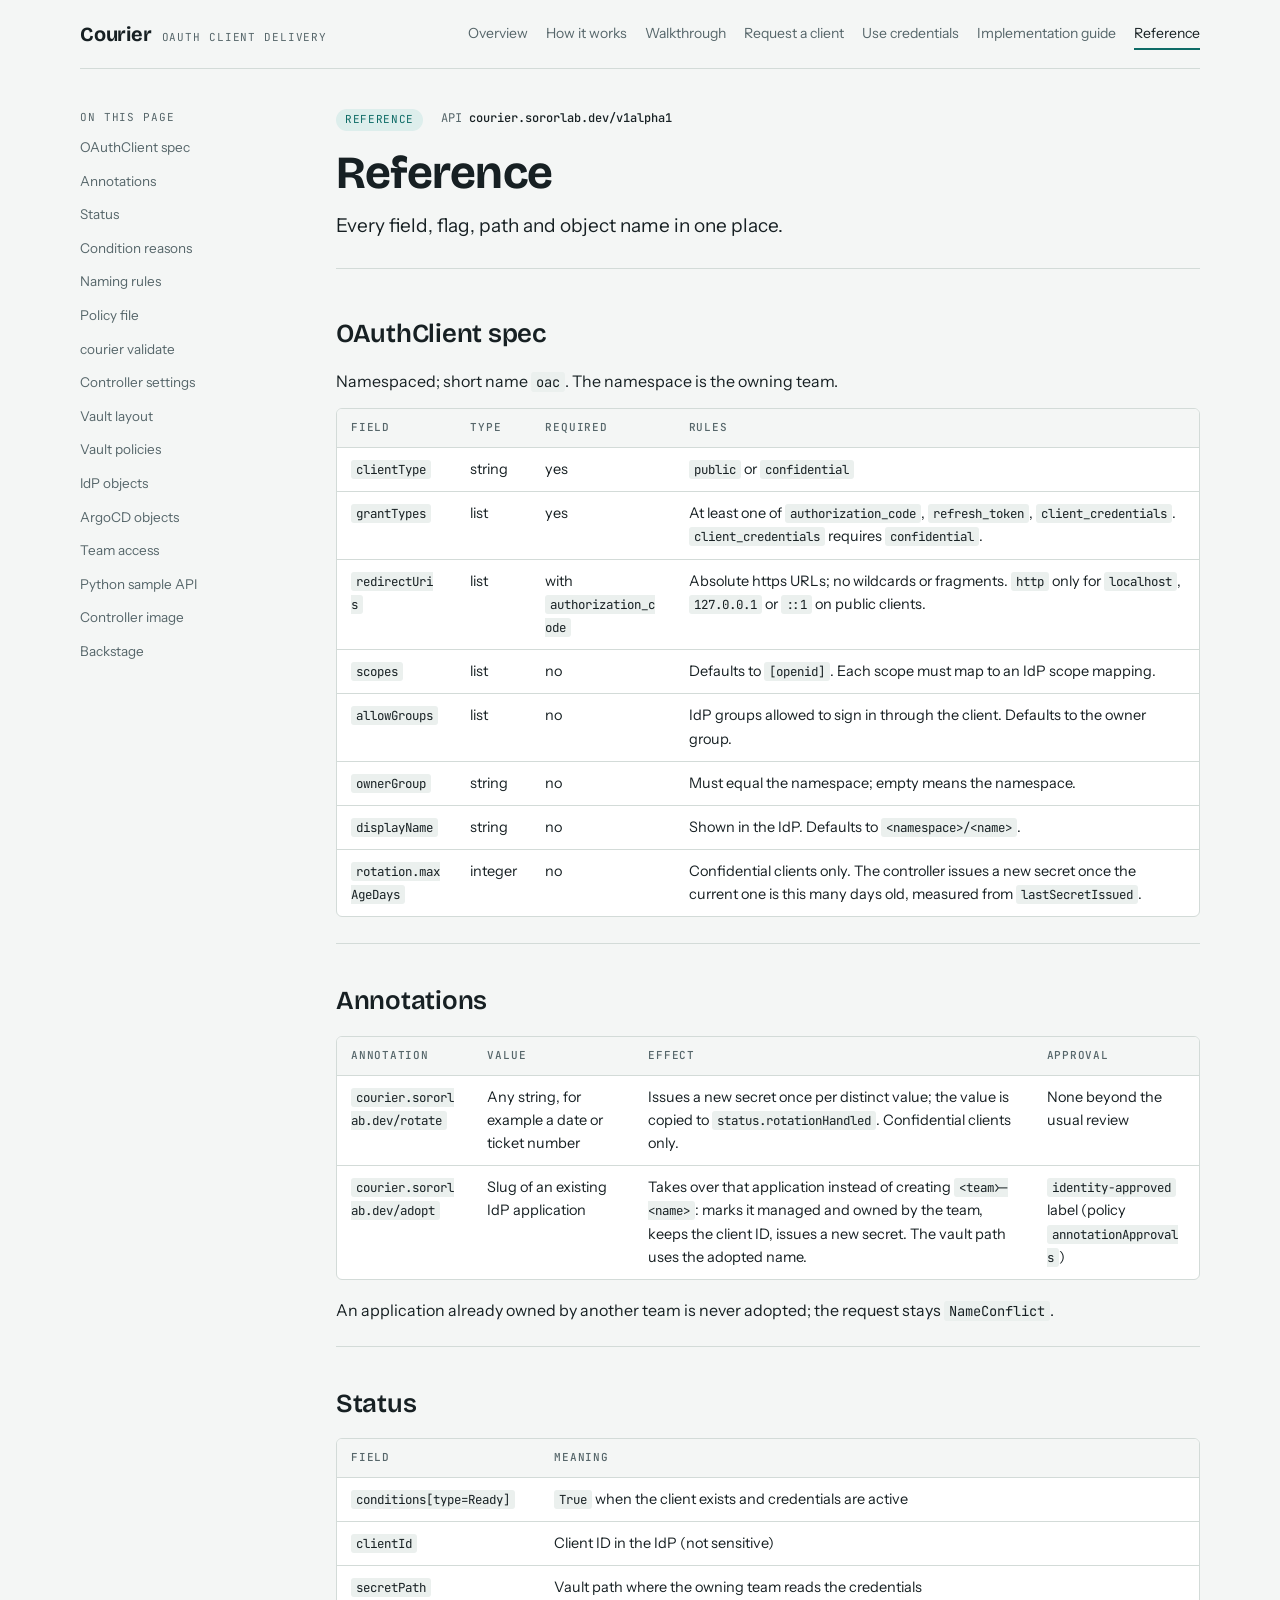
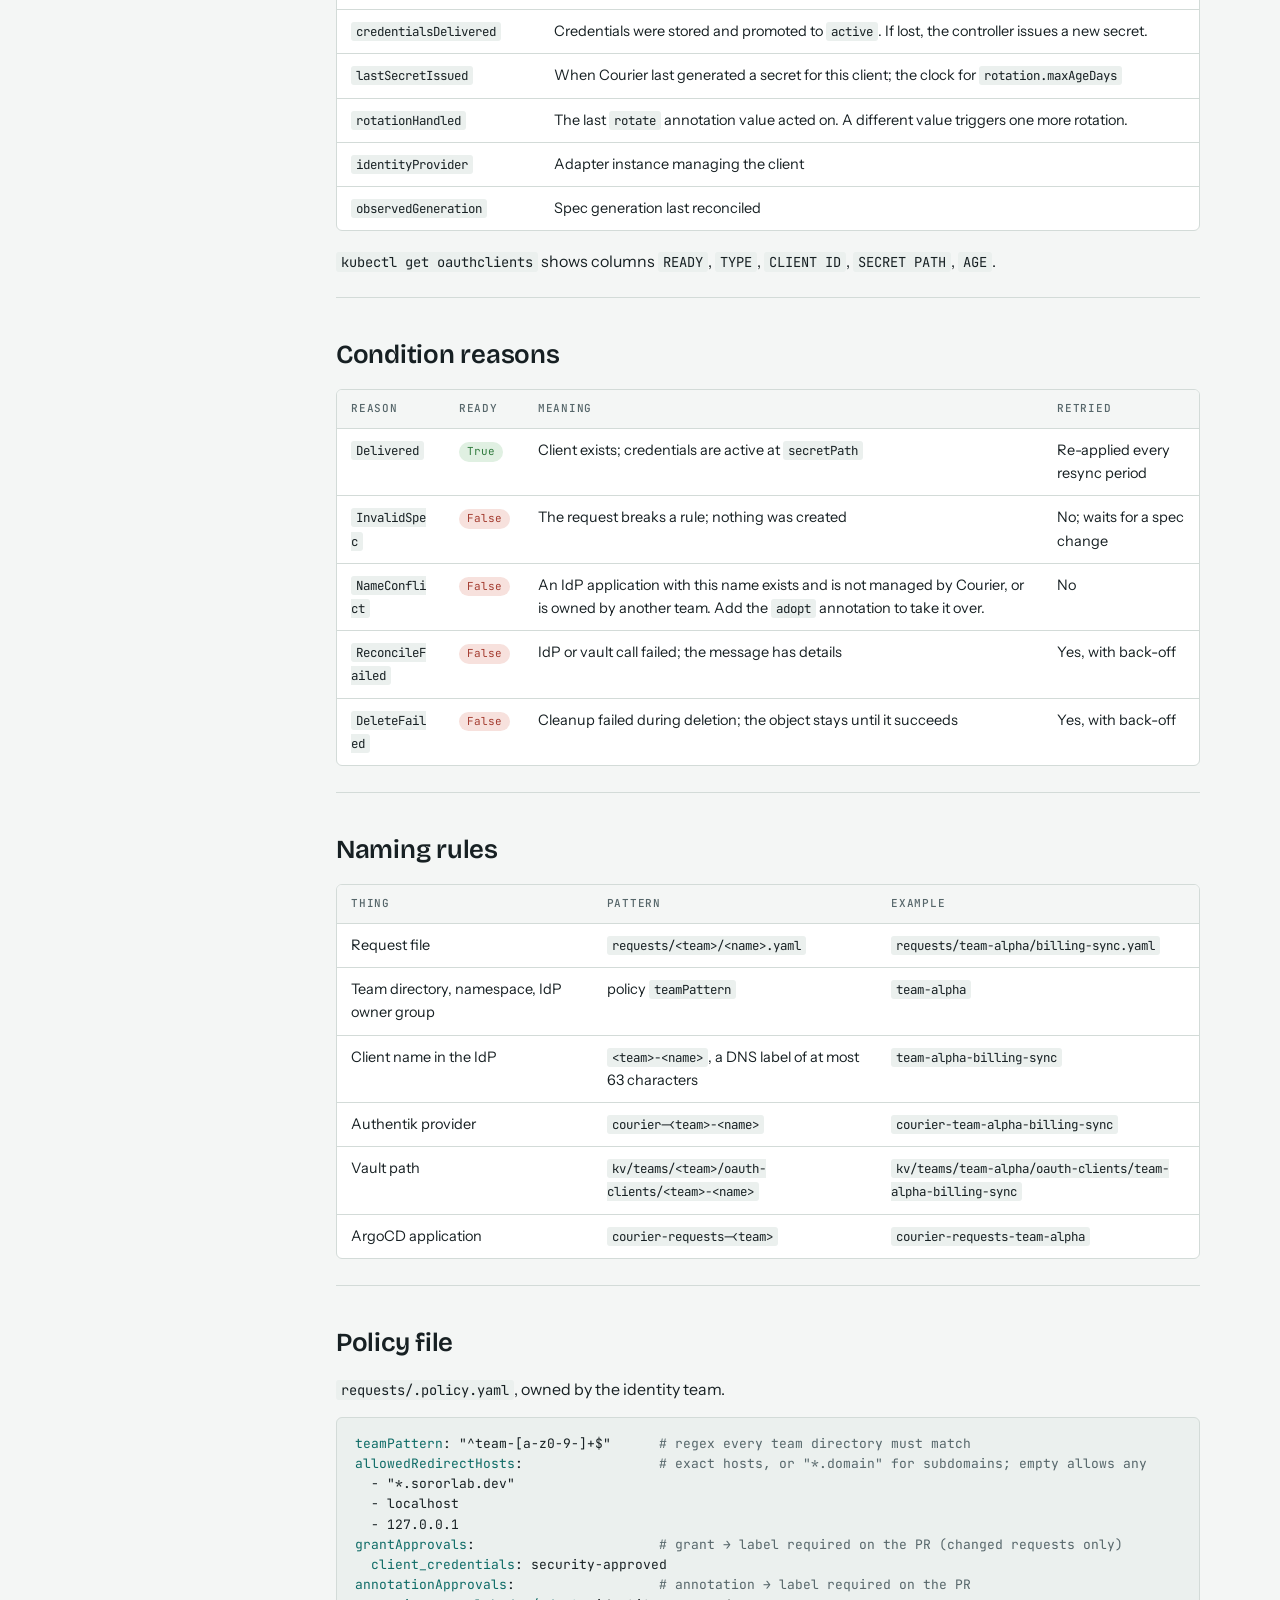
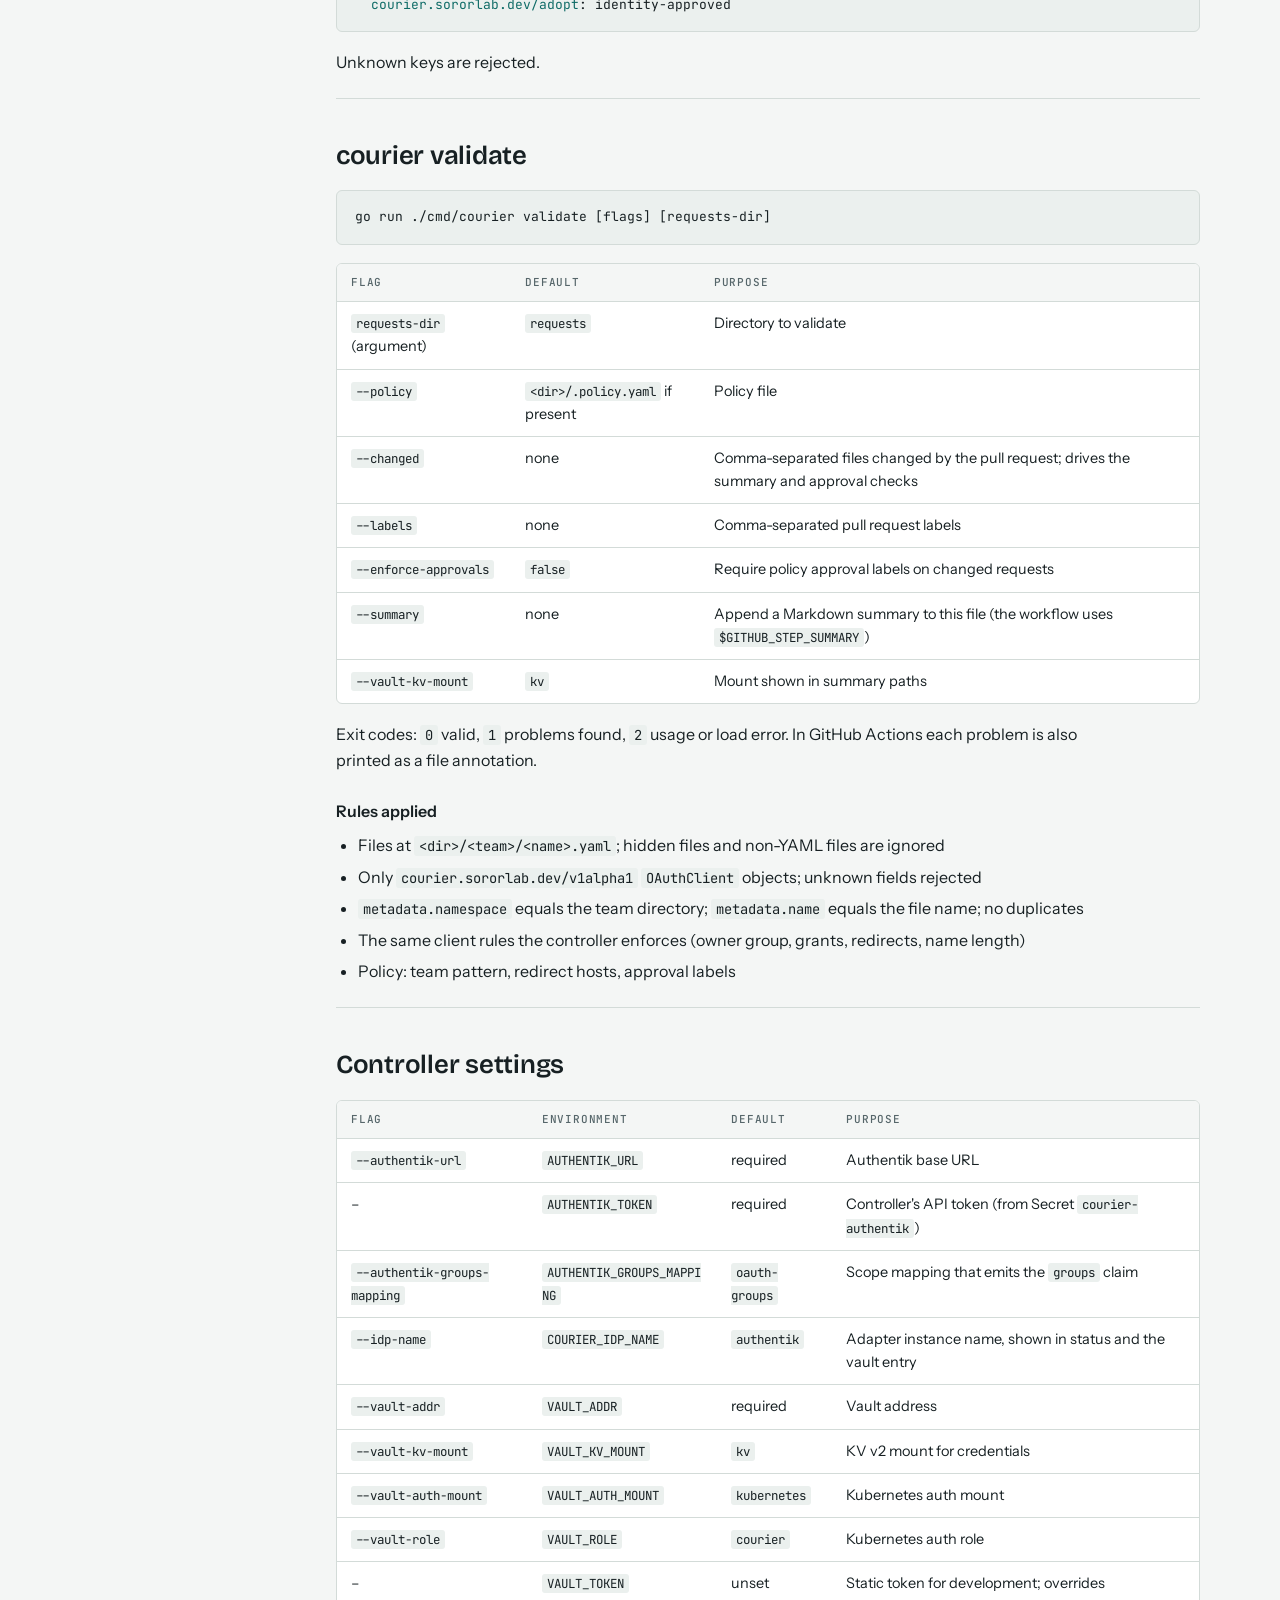
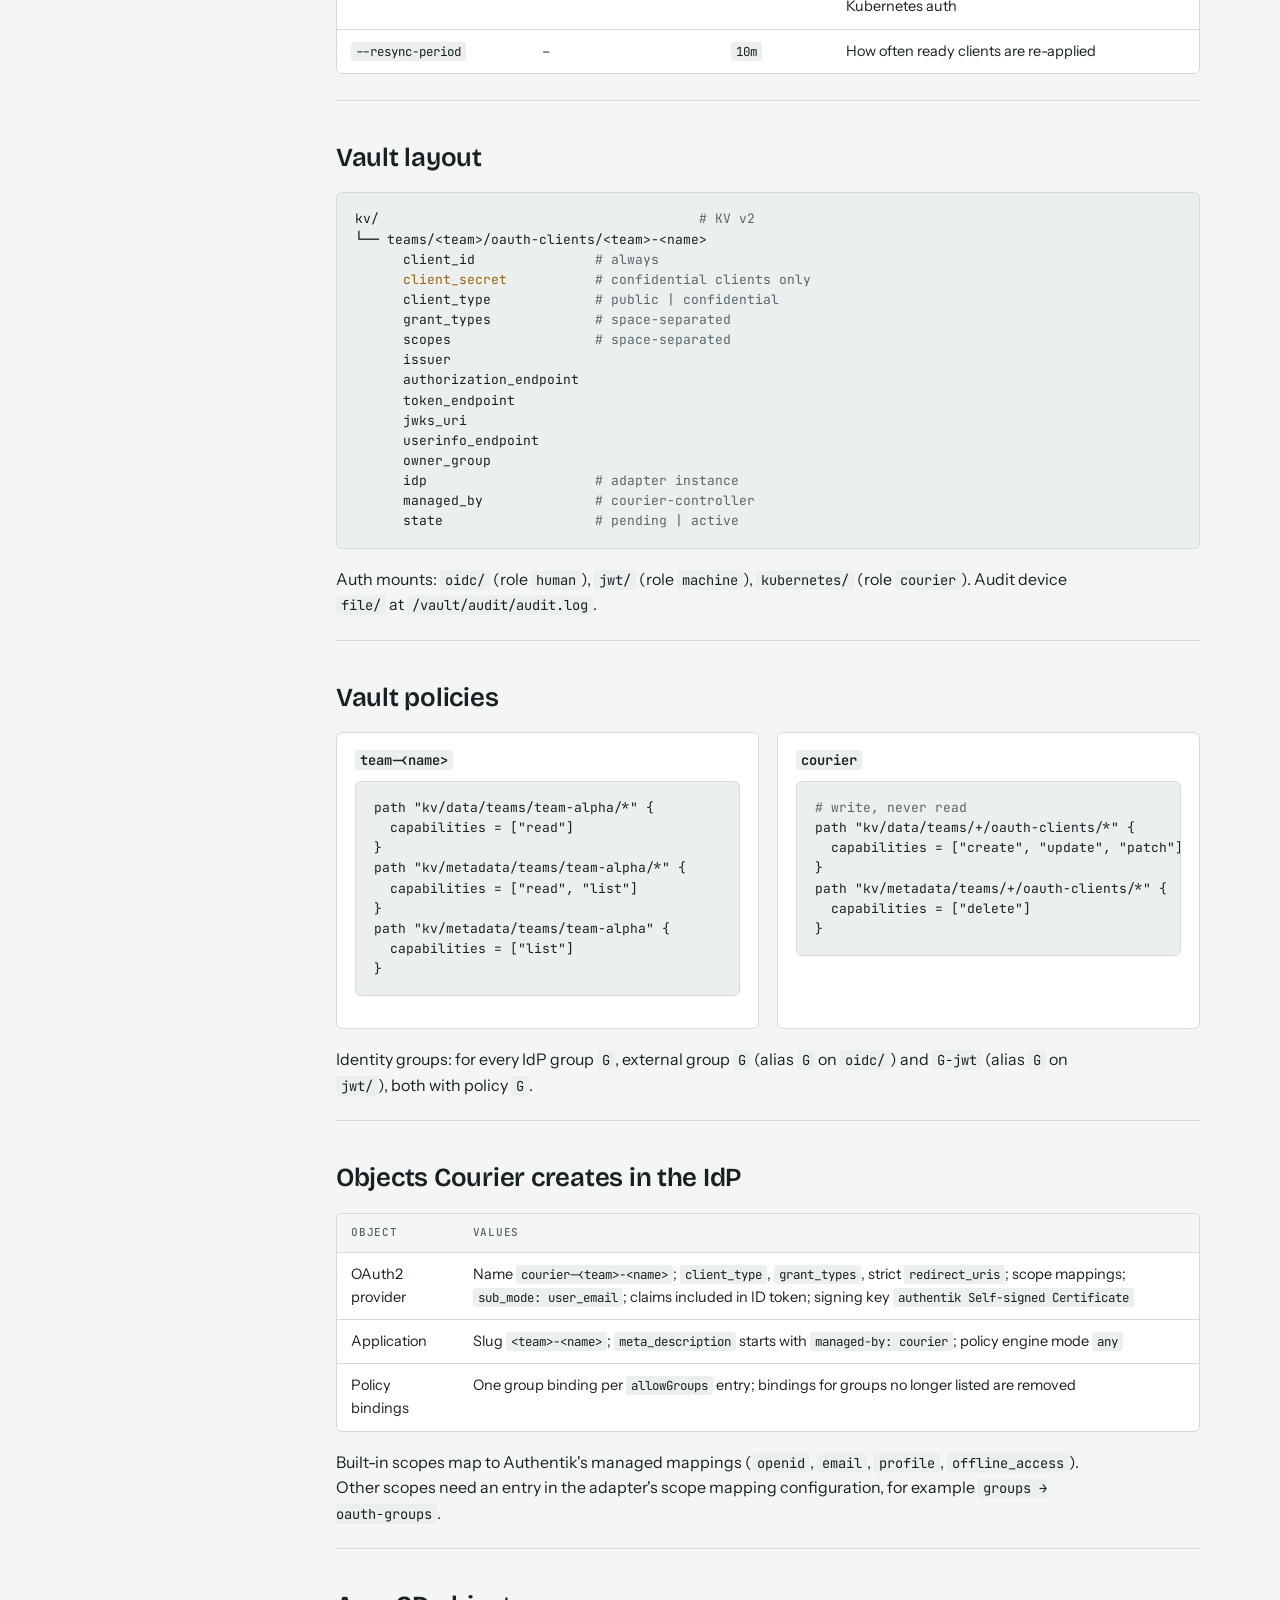
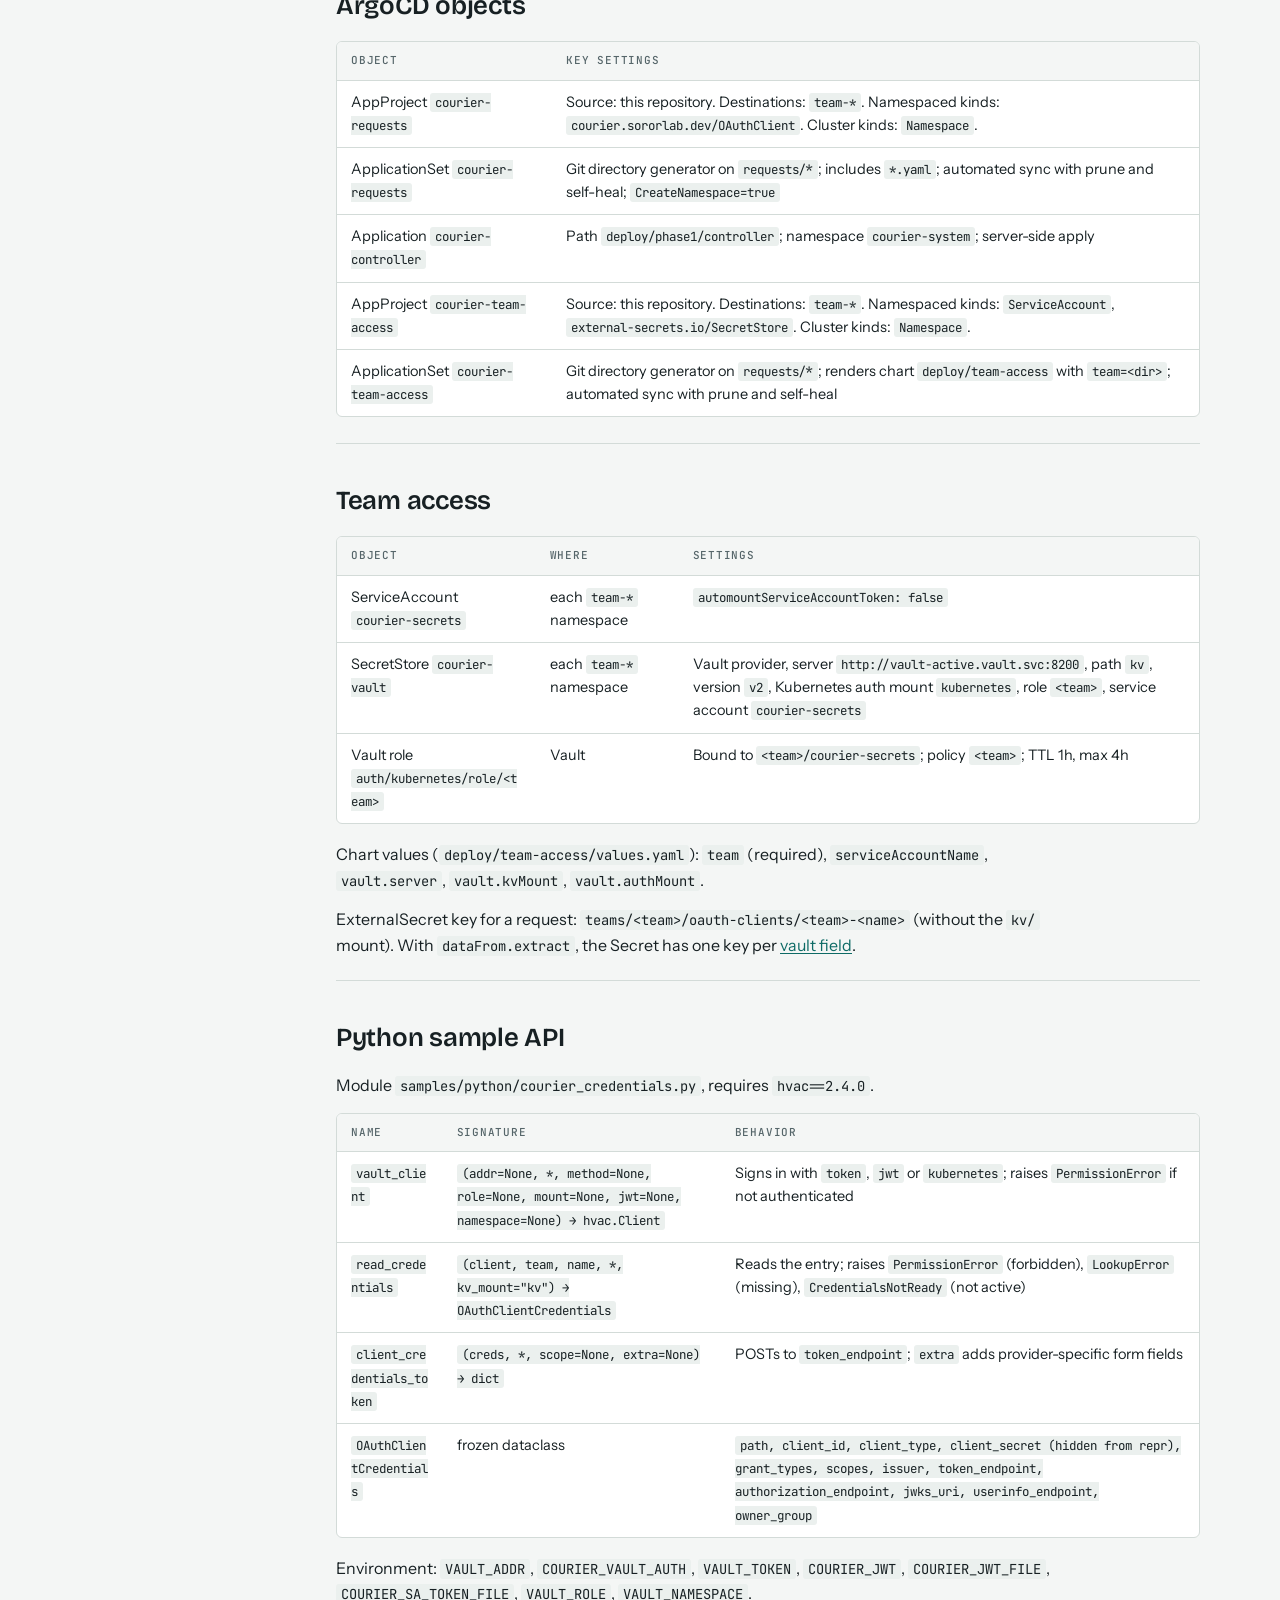
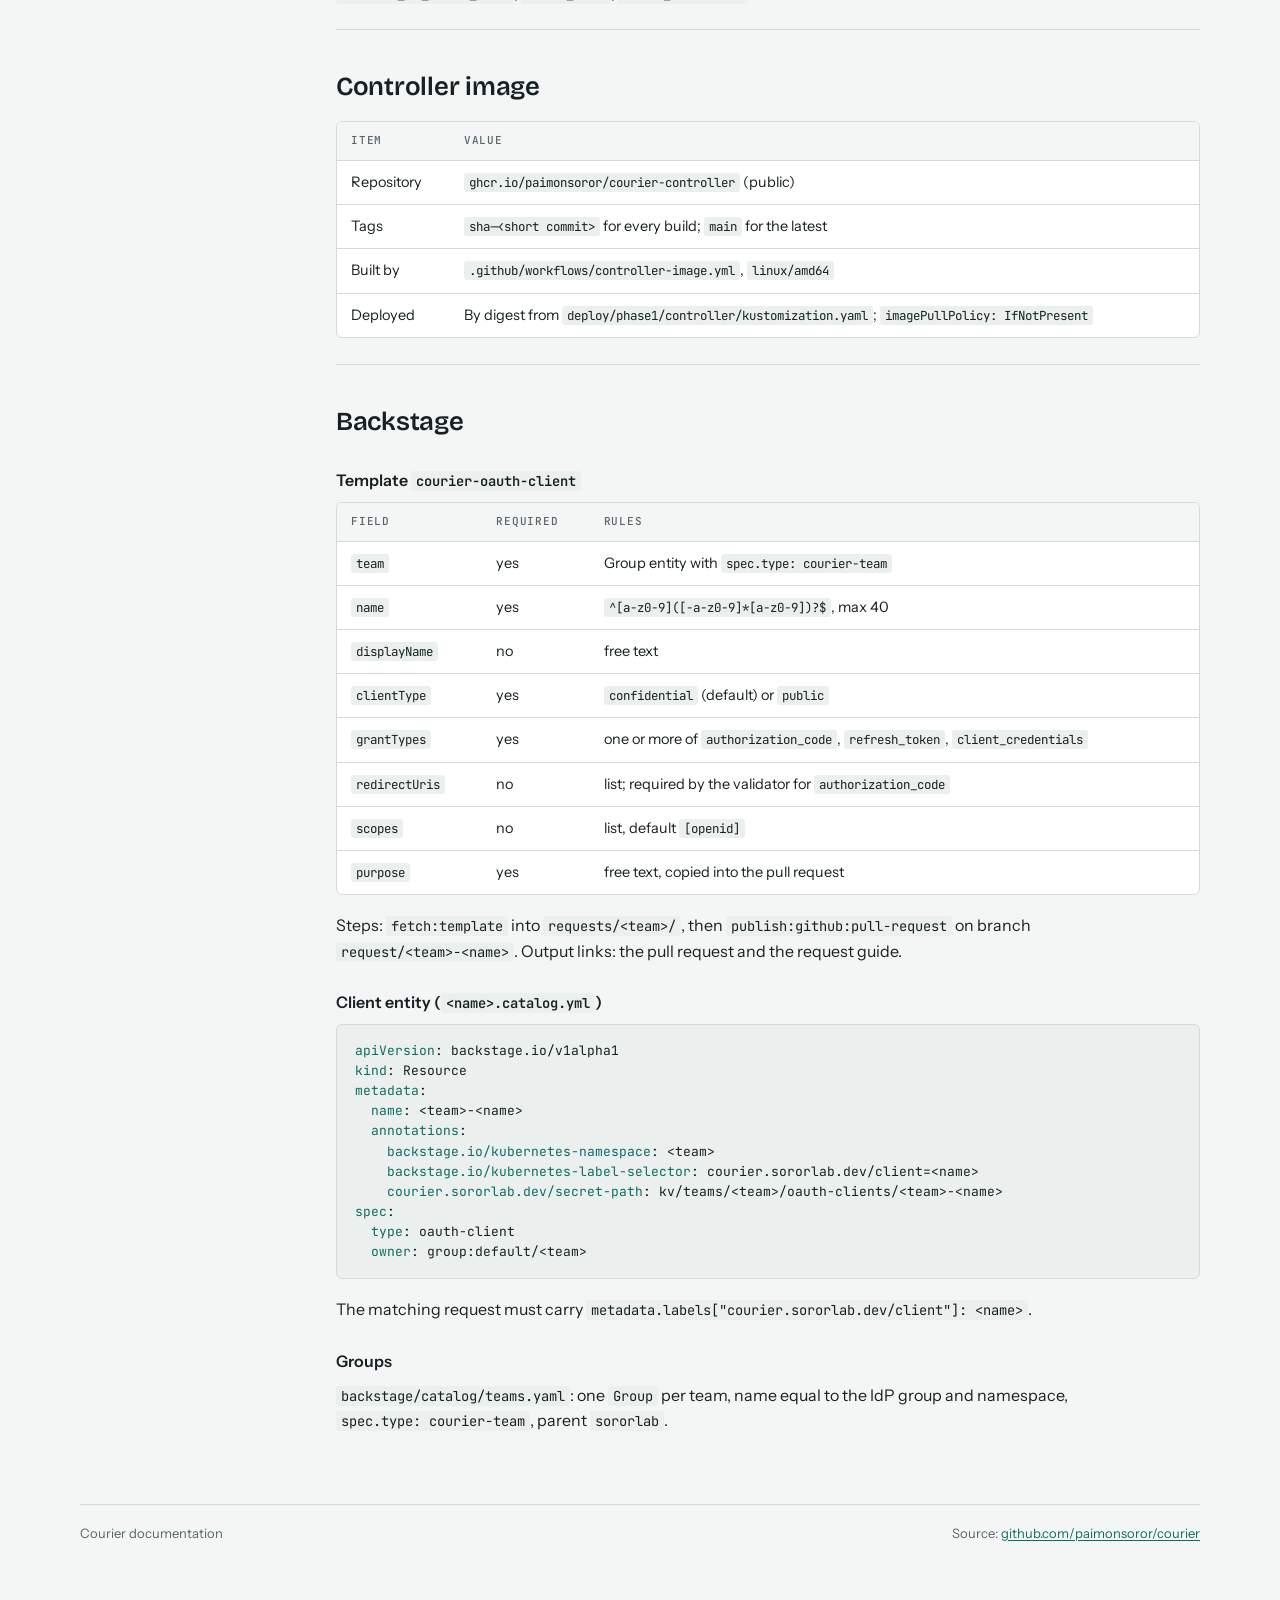
<file: docs/site/reference.html>
<!doctype html>
<html lang="en">
<head>
<meta charset="utf-8">
<meta name="viewport" content="width=device-width, initial-scale=1">
<title>Courier Reference</title>
<meta name="description" content="OAuthClient fields and status, condition reasons, policy file, CLI and controller flags, vault layout and policies, and the objects Courier creates.">
<link rel="preconnect" href="https://fonts.googleapis.com">
<link rel="preconnect" href="https://fonts.gstatic.com" crossorigin>
<link rel="stylesheet" href="https://fonts.googleapis.com/css2?family=Bricolage+Grotesque:opsz,wght@12..96,600;12..96,700&family=Instrument+Sans:ital,wght@0,400;0,500;0,600;1,400&family=JetBrains+Mono:wght@400;500&display=swap">
<link rel="stylesheet" href="assets/courier.css">
</head>
<body>

<header class="site-header">
  <a class="brand" href="index.html">Courier <small>OAuth client delivery</small></a>
  <nav class="site-nav" aria-label="Documentation">
    <a href="index.html">Overview</a>
    <a href="how-it-works.html">How it works</a>
    <a href="walkthrough.html">Walkthrough</a>
    <a href="request-a-client.html">Request a client</a>
    <a href="use-credentials.html">Use credentials</a>
    <a href="implementation.html">Implementation guide</a>
    <a href="reference.html" aria-current="page">Reference</a>
  </nav>
</header>

<div class="shell">
  <nav class="toc" aria-label="On this page">
    <p>On this page</p>
    <ol>
      <li><a href="#oauthclient">OAuthClient spec</a></li>
      <li><a href="#annotations">Annotations</a></li>
      <li><a href="#status">Status</a></li>
      <li><a href="#conditions">Condition reasons</a></li>
      <li><a href="#naming">Naming rules</a></li>
      <li><a href="#policy">Policy file</a></li>
      <li><a href="#cli">courier validate</a></li>
      <li><a href="#controller">Controller settings</a></li>
      <li><a href="#vault-layout">Vault layout</a></li>
      <li><a href="#vault-policies">Vault policies</a></li>
      <li><a href="#idp-objects">IdP objects</a></li>
      <li><a href="#argocd">ArgoCD objects</a></li>
      <li><a href="#team-access">Team access</a></li>
      <li><a href="#python-api">Python sample API</a></li>
      <li><a href="#image-ref">Controller image</a></li>
      <li><a href="#backstage-ref">Backstage</a></li>
    </ol>
  </nav>

  <main>
    <header class="doc">
      <div class="meta">
        <span class="audience">Reference</span>
        <span>API <b>courier.sororlab.dev/v1alpha1</b></span>
      </div>
      <h1>Reference</h1>
      <p class="lede">Every field, flag, path and object name in one place.</p>
    </header>

    <section id="oauthclient">
      <h2>OAuthClient spec</h2>
      <p>Namespaced; short name <code>oac</code>. The namespace is the owning team.</p>
      <div class="table-wrap">
        <table>
          <thead><tr><th>Field</th><th>Type</th><th>Required</th><th>Rules</th></tr></thead>
          <tbody>
            <tr><td><code>clientType</code></td><td>string</td><td>yes</td><td><code>public</code> or <code>confidential</code></td></tr>
            <tr><td><code>grantTypes</code></td><td>list</td><td>yes</td><td>At least one of <code>authorization_code</code>, <code>refresh_token</code>, <code>client_credentials</code>. <code>client_credentials</code> requires <code>confidential</code>.</td></tr>
            <tr><td><code>redirectUris</code></td><td>list</td><td>with <code>authorization_code</code></td><td>Absolute https URLs; no wildcards or fragments. <code>http</code> only for <code>localhost</code>, <code>127.0.0.1</code> or <code>::1</code> on public clients.</td></tr>
            <tr><td><code>scopes</code></td><td>list</td><td>no</td><td>Defaults to <code>[openid]</code>. Each scope must map to an IdP scope mapping.</td></tr>
            <tr><td><code>allowGroups</code></td><td>list</td><td>no</td><td>IdP groups allowed to sign in through the client. Defaults to the owner group.</td></tr>
            <tr><td><code>ownerGroup</code></td><td>string</td><td>no</td><td>Must equal the namespace; empty means the namespace.</td></tr>
            <tr><td><code>displayName</code></td><td>string</td><td>no</td><td>Shown in the IdP. Defaults to <code>&lt;namespace&gt;/&lt;name&gt;</code>.</td></tr>
            <tr><td><code>rotation.maxAgeDays</code></td><td>integer</td><td>no</td><td>Confidential clients only. The controller issues a new secret once the current one is this many days old, measured from <code>lastSecretIssued</code>.</td></tr>
          </tbody>
        </table>
      </div>
    </section>

    <section id="annotations">
      <h2>Annotations</h2>
      <div class="table-wrap">
        <table>
          <thead><tr><th>Annotation</th><th>Value</th><th>Effect</th><th>Approval</th></tr></thead>
          <tbody>
            <tr><td><code>courier.sororlab.dev/rotate</code></td><td>Any string, for example a date or ticket number</td><td>Issues a new secret once per distinct value; the value is copied to <code>status.rotationHandled</code>. Confidential clients only.</td><td>None beyond the usual review</td></tr>
            <tr><td><code>courier.sororlab.dev/adopt</code></td><td>Slug of an existing IdP application</td><td>Takes over that application instead of creating <code>&lt;team&gt;-&lt;name&gt;</code>: marks it managed and owned by the team, keeps the client ID, issues a new secret. The vault path uses the adopted name.</td><td><code>identity-approved</code> label (policy <code>annotationApprovals</code>)</td></tr>
          </tbody>
        </table>
      </div>
      <p>An application already owned by another team is never adopted; the request stays <code>NameConflict</code>.</p>
    </section>

    <section id="status">
      <h2>Status</h2>
      <div class="table-wrap">
        <table>
          <thead><tr><th>Field</th><th>Meaning</th></tr></thead>
          <tbody>
            <tr><td><code>conditions[type=Ready]</code></td><td><code>True</code> when the client exists and credentials are active</td></tr>
            <tr><td><code>clientId</code></td><td>Client ID in the IdP (not sensitive)</td></tr>
            <tr><td><code>secretPath</code></td><td>Vault path where the owning team reads the credentials</td></tr>
            <tr><td><code>credentialsDelivered</code></td><td>Credentials were stored and promoted to <code>active</code>. If lost, the controller issues a new secret.</td></tr>
            <tr><td><code>lastSecretIssued</code></td><td>When Courier last generated a secret for this client; the clock for <code>rotation.maxAgeDays</code></td></tr>
            <tr><td><code>rotationHandled</code></td><td>The last <code>rotate</code> annotation value acted on. A different value triggers one more rotation.</td></tr>
            <tr><td><code>identityProvider</code></td><td>Adapter instance managing the client</td></tr>
            <tr><td><code>observedGeneration</code></td><td>Spec generation last reconciled</td></tr>
          </tbody>
        </table>
      </div>
      <p><code>kubectl get oauthclients</code> shows columns <code>READY</code>, <code>TYPE</code>, <code>CLIENT ID</code>, <code>SECRET PATH</code>, <code>AGE</code>.</p>
    </section>

    <section id="conditions">
      <h2>Condition reasons</h2>
      <div class="table-wrap">
        <table>
          <thead><tr><th>Reason</th><th>Ready</th><th>Meaning</th><th>Retried</th></tr></thead>
          <tbody>
            <tr><td><code>Delivered</code></td><td><span class="pill p-good">True</span></td><td>Client exists; credentials are active at <code>secretPath</code></td><td>Re-applied every resync period</td></tr>
            <tr><td><code>InvalidSpec</code></td><td><span class="pill p-bad">False</span></td><td>The request breaks a rule; nothing was created</td><td>No; waits for a spec change</td></tr>
            <tr><td><code>NameConflict</code></td><td><span class="pill p-bad">False</span></td><td>An IdP application with this name exists and is not managed by Courier, or is owned by another team. Add the <code>adopt</code> annotation to take it over.</td><td>No</td></tr>
            <tr><td><code>ReconcileFailed</code></td><td><span class="pill p-bad">False</span></td><td>IdP or vault call failed; the message has details</td><td>Yes, with back-off</td></tr>
            <tr><td><code>DeleteFailed</code></td><td><span class="pill p-bad">False</span></td><td>Cleanup failed during deletion; the object stays until it succeeds</td><td>Yes, with back-off</td></tr>
          </tbody>
        </table>
      </div>
    </section>

    <section id="naming">
      <h2>Naming rules</h2>
      <div class="table-wrap">
        <table>
          <thead><tr><th>Thing</th><th>Pattern</th><th>Example</th></tr></thead>
          <tbody>
            <tr><td>Request file</td><td><code>requests/&lt;team&gt;/&lt;name&gt;.yaml</code></td><td><code>requests/team-alpha/billing-sync.yaml</code></td></tr>
            <tr><td>Team directory, namespace, IdP owner group</td><td>policy <code>teamPattern</code></td><td><code>team-alpha</code></td></tr>
            <tr><td>Client name in the IdP</td><td><code>&lt;team&gt;-&lt;name&gt;</code>, a DNS label of at most 63 characters</td><td><code>team-alpha-billing-sync</code></td></tr>
            <tr><td>Authentik provider</td><td><code>courier-&lt;team&gt;-&lt;name&gt;</code></td><td><code>courier-team-alpha-billing-sync</code></td></tr>
            <tr><td>Vault path</td><td><code>kv/teams/&lt;team&gt;/oauth-clients/&lt;team&gt;-&lt;name&gt;</code></td><td><code>kv/teams/team-alpha/oauth-clients/team-alpha-billing-sync</code></td></tr>
            <tr><td>ArgoCD application</td><td><code>courier-requests-&lt;team&gt;</code></td><td><code>courier-requests-team-alpha</code></td></tr>
          </tbody>
        </table>
      </div>
    </section>

    <section id="policy">
      <h2>Policy file</h2>
      <p><code>requests/.policy.yaml</code>, owned by the identity team.</p>
<pre><code><span class="k">teamPattern</span>: "^team-[a-z0-9-]+$"      <span class="c"># regex every team directory must match</span>
<span class="k">allowedRedirectHosts</span>:                 <span class="c"># exact hosts, or "*.domain" for subdomains; empty allows any</span>
  - "*.sororlab.dev"
  - localhost
  - 127.0.0.1
<span class="k">grantApprovals</span>:                       <span class="c"># grant → label required on the PR (changed requests only)</span>
  <span class="k">client_credentials</span>: security-approved
<span class="k">annotationApprovals</span>:                  <span class="c"># annotation → label required on the PR</span>
  <span class="k">courier.sororlab.dev/adopt</span>: identity-approved</code></pre>
      <p>Unknown keys are rejected.</p>
    </section>

    <section id="cli">
      <h2>courier validate</h2>
<pre><code>go run ./cmd/courier validate [flags] [requests-dir]</code></pre>
      <div class="table-wrap">
        <table>
          <thead><tr><th>Flag</th><th>Default</th><th>Purpose</th></tr></thead>
          <tbody>
            <tr><td><code>requests-dir</code> (argument)</td><td><code>requests</code></td><td>Directory to validate</td></tr>
            <tr><td><code>--policy</code></td><td><code>&lt;dir&gt;/.policy.yaml</code> if present</td><td>Policy file</td></tr>
            <tr><td><code>--changed</code></td><td>none</td><td>Comma-separated files changed by the pull request; drives the summary and approval checks</td></tr>
            <tr><td><code>--labels</code></td><td>none</td><td>Comma-separated pull request labels</td></tr>
            <tr><td><code>--enforce-approvals</code></td><td><code>false</code></td><td>Require policy approval labels on changed requests</td></tr>
            <tr><td><code>--summary</code></td><td>none</td><td>Append a Markdown summary to this file (the workflow uses <code>$GITHUB_STEP_SUMMARY</code>)</td></tr>
            <tr><td><code>--vault-kv-mount</code></td><td><code>kv</code></td><td>Mount shown in summary paths</td></tr>
          </tbody>
        </table>
      </div>
      <p>Exit codes: <code>0</code> valid, <code>1</code> problems found, <code>2</code> usage or load error. In GitHub Actions each problem is also printed as a file annotation.</p>
      <h3>Rules applied</h3>
      <ul>
        <li>Files at <code>&lt;dir&gt;/&lt;team&gt;/&lt;name&gt;.yaml</code>; hidden files and non-YAML files are ignored</li>
        <li>Only <code>courier.sororlab.dev/v1alpha1</code> <code>OAuthClient</code> objects; unknown fields rejected</li>
        <li><code>metadata.namespace</code> equals the team directory; <code>metadata.name</code> equals the file name; no duplicates</li>
        <li>The same client rules the controller enforces (owner group, grants, redirects, name length)</li>
        <li>Policy: team pattern, redirect hosts, approval labels</li>
      </ul>
    </section>

    <section id="controller">
      <h2>Controller settings</h2>
      <div class="table-wrap">
        <table>
          <thead><tr><th>Flag</th><th>Environment</th><th>Default</th><th>Purpose</th></tr></thead>
          <tbody>
            <tr><td><code>--authentik-url</code></td><td><code>AUTHENTIK_URL</code></td><td>required</td><td>Authentik base URL</td></tr>
            <tr><td>–</td><td><code>AUTHENTIK_TOKEN</code></td><td>required</td><td>Controller's API token (from Secret <code>courier-authentik</code>)</td></tr>
            <tr><td><code>--authentik-groups-mapping</code></td><td><code>AUTHENTIK_GROUPS_MAPPING</code></td><td><code>oauth-groups</code></td><td>Scope mapping that emits the <code>groups</code> claim</td></tr>
            <tr><td><code>--idp-name</code></td><td><code>COURIER_IDP_NAME</code></td><td><code>authentik</code></td><td>Adapter instance name, shown in status and the vault entry</td></tr>
            <tr><td><code>--vault-addr</code></td><td><code>VAULT_ADDR</code></td><td>required</td><td>Vault address</td></tr>
            <tr><td><code>--vault-kv-mount</code></td><td><code>VAULT_KV_MOUNT</code></td><td><code>kv</code></td><td>KV v2 mount for credentials</td></tr>
            <tr><td><code>--vault-auth-mount</code></td><td><code>VAULT_AUTH_MOUNT</code></td><td><code>kubernetes</code></td><td>Kubernetes auth mount</td></tr>
            <tr><td><code>--vault-role</code></td><td><code>VAULT_ROLE</code></td><td><code>courier</code></td><td>Kubernetes auth role</td></tr>
            <tr><td>–</td><td><code>VAULT_TOKEN</code></td><td>unset</td><td>Static token for development; overrides Kubernetes auth</td></tr>
            <tr><td><code>--resync-period</code></td><td>–</td><td><code>10m</code></td><td>How often ready clients are re-applied</td></tr>
          </tbody>
        </table>
      </div>
    </section>

    <section id="vault-layout">
      <h2>Vault layout</h2>
<pre><code>kv/                                        <span class="c"># KV v2</span>
└── teams/&lt;team&gt;/oauth-clients/&lt;team&gt;-&lt;name&gt;
      client_id               <span class="c"># always</span>
      <span class="s">client_secret</span>           <span class="c"># confidential clients only</span>
      client_type             <span class="c"># public | confidential</span>
      grant_types             <span class="c"># space-separated</span>
      scopes                  <span class="c"># space-separated</span>
      issuer
      authorization_endpoint
      token_endpoint
      jwks_uri
      userinfo_endpoint
      owner_group
      idp                     <span class="c"># adapter instance</span>
      managed_by              <span class="c"># courier-controller</span>
      state                   <span class="c"># pending | active</span></code></pre>
      <p>Auth mounts: <code>oidc/</code> (role <code>human</code>), <code>jwt/</code> (role <code>machine</code>), <code>kubernetes/</code> (role <code>courier</code>). Audit device <code>file/</code> at <code>/vault/audit/audit.log</code>.</p>
    </section>

    <section id="vault-policies">
      <h2>Vault policies</h2>
      <div class="two">
        <div class="panel">
          <h3><code>team-&lt;name&gt;</code></h3>
<pre><code>path "kv/data/teams/team-alpha/*" {
  capabilities = ["read"]
}
path "kv/metadata/teams/team-alpha/*" {
  capabilities = ["read", "list"]
}
path "kv/metadata/teams/team-alpha" {
  capabilities = ["list"]
}</code></pre>
        </div>
        <div class="panel">
          <h3><code>courier</code></h3>
<pre><code><span class="c"># write, never read</span>
path "kv/data/teams/+/oauth-clients/*" {
  capabilities = ["create", "update", "patch"]
}
path "kv/metadata/teams/+/oauth-clients/*" {
  capabilities = ["delete"]
}</code></pre>
        </div>
      </div>
      <p>Identity groups: for every IdP group <code>G</code>, external group <code>G</code> (alias <code>G</code> on <code>oidc/</code>) and <code>G-jwt</code> (alias <code>G</code> on <code>jwt/</code>), both with policy <code>G</code>.</p>
    </section>

    <section id="idp-objects">
      <h2>Objects Courier creates in the IdP</h2>
      <div class="table-wrap">
        <table>
          <thead><tr><th>Object</th><th>Values</th></tr></thead>
          <tbody>
            <tr><td>OAuth2 provider</td><td>Name <code>courier-&lt;team&gt;-&lt;name&gt;</code>; <code>client_type</code>, <code>grant_types</code>, strict <code>redirect_uris</code>; scope mappings; <code>sub_mode: user_email</code>; claims included in ID token; signing key <code>authentik Self-signed Certificate</code></td></tr>
            <tr><td>Application</td><td>Slug <code>&lt;team&gt;-&lt;name&gt;</code>; <code>meta_description</code> starts with <code>managed-by: courier</code>; policy engine mode <code>any</code></td></tr>
            <tr><td>Policy bindings</td><td>One group binding per <code>allowGroups</code> entry; bindings for groups no longer listed are removed</td></tr>
          </tbody>
        </table>
      </div>
      <p>Built-in scopes map to Authentik's managed mappings (<code>openid</code>, <code>email</code>, <code>profile</code>, <code>offline_access</code>). Other scopes need an entry in the adapter's scope mapping configuration, for example <code>groups → oauth-groups</code>.</p>
    </section>

    <section id="argocd">
      <h2>ArgoCD objects</h2>
      <div class="table-wrap">
        <table>
          <thead><tr><th>Object</th><th>Key settings</th></tr></thead>
          <tbody>
            <tr><td>AppProject <code>courier-requests</code></td><td>Source: this repository. Destinations: <code>team-*</code>. Namespaced kinds: <code>courier.sororlab.dev/OAuthClient</code>. Cluster kinds: <code>Namespace</code>.</td></tr>
            <tr><td>ApplicationSet <code>courier-requests</code></td><td>Git directory generator on <code>requests/*</code>; includes <code>*.yaml</code>; automated sync with prune and self-heal; <code>CreateNamespace=true</code></td></tr>
            <tr><td>Application <code>courier-controller</code></td><td>Path <code>deploy/phase1/controller</code>; namespace <code>courier-system</code>; server-side apply</td></tr>
            <tr><td>AppProject <code>courier-team-access</code></td><td>Source: this repository. Destinations: <code>team-*</code>. Namespaced kinds: <code>ServiceAccount</code>, <code>external-secrets.io/SecretStore</code>. Cluster kinds: <code>Namespace</code>.</td></tr>
            <tr><td>ApplicationSet <code>courier-team-access</code></td><td>Git directory generator on <code>requests/*</code>; renders chart <code>deploy/team-access</code> with <code>team=&lt;dir&gt;</code>; automated sync with prune and self-heal</td></tr>
          </tbody>
        </table>
      </div>
    </section>

    <section id="team-access">
      <h2>Team access</h2>
      <div class="table-wrap">
        <table>
          <thead><tr><th>Object</th><th>Where</th><th>Settings</th></tr></thead>
          <tbody>
            <tr><td>ServiceAccount <code>courier-secrets</code></td><td>each <code>team-*</code> namespace</td><td><code>automountServiceAccountToken: false</code></td></tr>
            <tr><td>SecretStore <code>courier-vault</code></td><td>each <code>team-*</code> namespace</td><td>Vault provider, server <code>http://vault-active.vault.svc:8200</code>, path <code>kv</code>, version <code>v2</code>, Kubernetes auth mount <code>kubernetes</code>, role <code>&lt;team&gt;</code>, service account <code>courier-secrets</code></td></tr>
            <tr><td>Vault role <code>auth/kubernetes/role/&lt;team&gt;</code></td><td>Vault</td><td>Bound to <code>&lt;team&gt;/courier-secrets</code>; policy <code>&lt;team&gt;</code>; TTL 1h, max 4h</td></tr>
          </tbody>
        </table>
      </div>
      <p>Chart values (<code>deploy/team-access/values.yaml</code>): <code>team</code> (required), <code>serviceAccountName</code>, <code>vault.server</code>, <code>vault.kvMount</code>, <code>vault.authMount</code>.</p>
      <p>ExternalSecret key for a request: <code>teams/&lt;team&gt;/oauth-clients/&lt;team&gt;-&lt;name&gt;</code> (without the <code>kv/</code> mount). With <code>dataFrom.extract</code>, the Secret has one key per <a href="#vault-layout">vault field</a>.</p>
    </section>

    <section id="python-api">
      <h2>Python sample API</h2>
      <p>Module <code>samples/python/courier_credentials.py</code>, requires <code>hvac==2.4.0</code>.</p>
      <div class="table-wrap">
        <table>
          <thead><tr><th>Name</th><th>Signature</th><th>Behavior</th></tr></thead>
          <tbody>
            <tr><td><code>vault_client</code></td><td><code>(addr=None, *, method=None, role=None, mount=None, jwt=None, namespace=None) → hvac.Client</code></td><td>Signs in with <code>token</code>, <code>jwt</code> or <code>kubernetes</code>; raises <code>PermissionError</code> if not authenticated</td></tr>
            <tr><td><code>read_credentials</code></td><td><code>(client, team, name, *, kv_mount="kv") → OAuthClientCredentials</code></td><td>Reads the entry; raises <code>PermissionError</code> (forbidden), <code>LookupError</code> (missing), <code>CredentialsNotReady</code> (not active)</td></tr>
            <tr><td><code>client_credentials_token</code></td><td><code>(creds, *, scope=None, extra=None) → dict</code></td><td>POSTs to <code>token_endpoint</code>; <code>extra</code> adds provider-specific form fields</td></tr>
            <tr><td><code>OAuthClientCredentials</code></td><td>frozen dataclass</td><td><code>path, client_id, client_type, client_secret (hidden from repr), grant_types, scopes, issuer, token_endpoint, authorization_endpoint, jwks_uri, userinfo_endpoint, owner_group</code></td></tr>
          </tbody>
        </table>
      </div>
      <p>Environment: <code>VAULT_ADDR</code>, <code>COURIER_VAULT_AUTH</code>, <code>VAULT_TOKEN</code>, <code>COURIER_JWT</code>, <code>COURIER_JWT_FILE</code>, <code>COURIER_SA_TOKEN_FILE</code>, <code>VAULT_ROLE</code>, <code>VAULT_NAMESPACE</code>.</p>
    </section>

    <section id="image-ref">
      <h2>Controller image</h2>
      <div class="table-wrap">
        <table>
          <thead><tr><th>Item</th><th>Value</th></tr></thead>
          <tbody>
            <tr><td>Repository</td><td><code>ghcr.io/paimonsoror/courier-controller</code> (public)</td></tr>
            <tr><td>Tags</td><td><code>sha-&lt;short commit&gt;</code> for every build; <code>main</code> for the latest</td></tr>
            <tr><td>Built by</td><td><code>.github/workflows/controller-image.yml</code>, <code>linux/amd64</code></td></tr>
            <tr><td>Deployed</td><td>By digest from <code>deploy/phase1/controller/kustomization.yaml</code>; <code>imagePullPolicy: IfNotPresent</code></td></tr>
          </tbody>
        </table>
      </div>
    </section>

    <section id="backstage-ref">
      <h2>Backstage</h2>
      <h3>Template <code>courier-oauth-client</code></h3>
      <div class="table-wrap">
        <table>
          <thead><tr><th>Field</th><th>Required</th><th>Rules</th></tr></thead>
          <tbody>
            <tr><td><code>team</code></td><td>yes</td><td>Group entity with <code>spec.type: courier-team</code></td></tr>
            <tr><td><code>name</code></td><td>yes</td><td><code>^[a-z0-9]([-a-z0-9]*[a-z0-9])?$</code>, max 40</td></tr>
            <tr><td><code>displayName</code></td><td>no</td><td>free text</td></tr>
            <tr><td><code>clientType</code></td><td>yes</td><td><code>confidential</code> (default) or <code>public</code></td></tr>
            <tr><td><code>grantTypes</code></td><td>yes</td><td>one or more of <code>authorization_code</code>, <code>refresh_token</code>, <code>client_credentials</code></td></tr>
            <tr><td><code>redirectUris</code></td><td>no</td><td>list; required by the validator for <code>authorization_code</code></td></tr>
            <tr><td><code>scopes</code></td><td>no</td><td>list, default <code>[openid]</code></td></tr>
            <tr><td><code>purpose</code></td><td>yes</td><td>free text, copied into the pull request</td></tr>
          </tbody>
        </table>
      </div>
      <p>Steps: <code>fetch:template</code> into <code>requests/&lt;team&gt;/</code>, then <code>publish:github:pull-request</code> on branch <code>request/&lt;team&gt;-&lt;name&gt;</code>. Output links: the pull request and the request guide.</p>

      <h3>Client entity (<code>&lt;name&gt;.catalog.yml</code>)</h3>
<pre><code><span class="k">apiVersion</span>: backstage.io/v1alpha1
<span class="k">kind</span>: Resource
<span class="k">metadata</span>:
  <span class="k">name</span>: &lt;team&gt;-&lt;name&gt;
  <span class="k">annotations</span>:
    <span class="k">backstage.io/kubernetes-namespace</span>: &lt;team&gt;
    <span class="k">backstage.io/kubernetes-label-selector</span>: courier.sororlab.dev/client=&lt;name&gt;
    <span class="k">courier.sororlab.dev/secret-path</span>: kv/teams/&lt;team&gt;/oauth-clients/&lt;team&gt;-&lt;name&gt;
<span class="k">spec</span>:
  <span class="k">type</span>: oauth-client
  <span class="k">owner</span>: group:default/&lt;team&gt;</code></pre>
      <p>The matching request must carry <code>metadata.labels["courier.sororlab.dev/client"]: &lt;name&gt;</code>.</p>

      <h3>Groups</h3>
      <p><code>backstage/catalog/teams.yaml</code>: one <code>Group</code> per team, name equal to the IdP group and namespace, <code>spec.type: courier-team</code>, parent <code>sororlab</code>.</p>
    </section>
  </main>
</div>

<footer class="site-footer">
  <span>Courier documentation</span>
  <span>Source: <a href="https://github.com/paimonsoror/courier">github.com/paimonsoror/courier</a></span>
</footer>

</body>
</html>
</file>
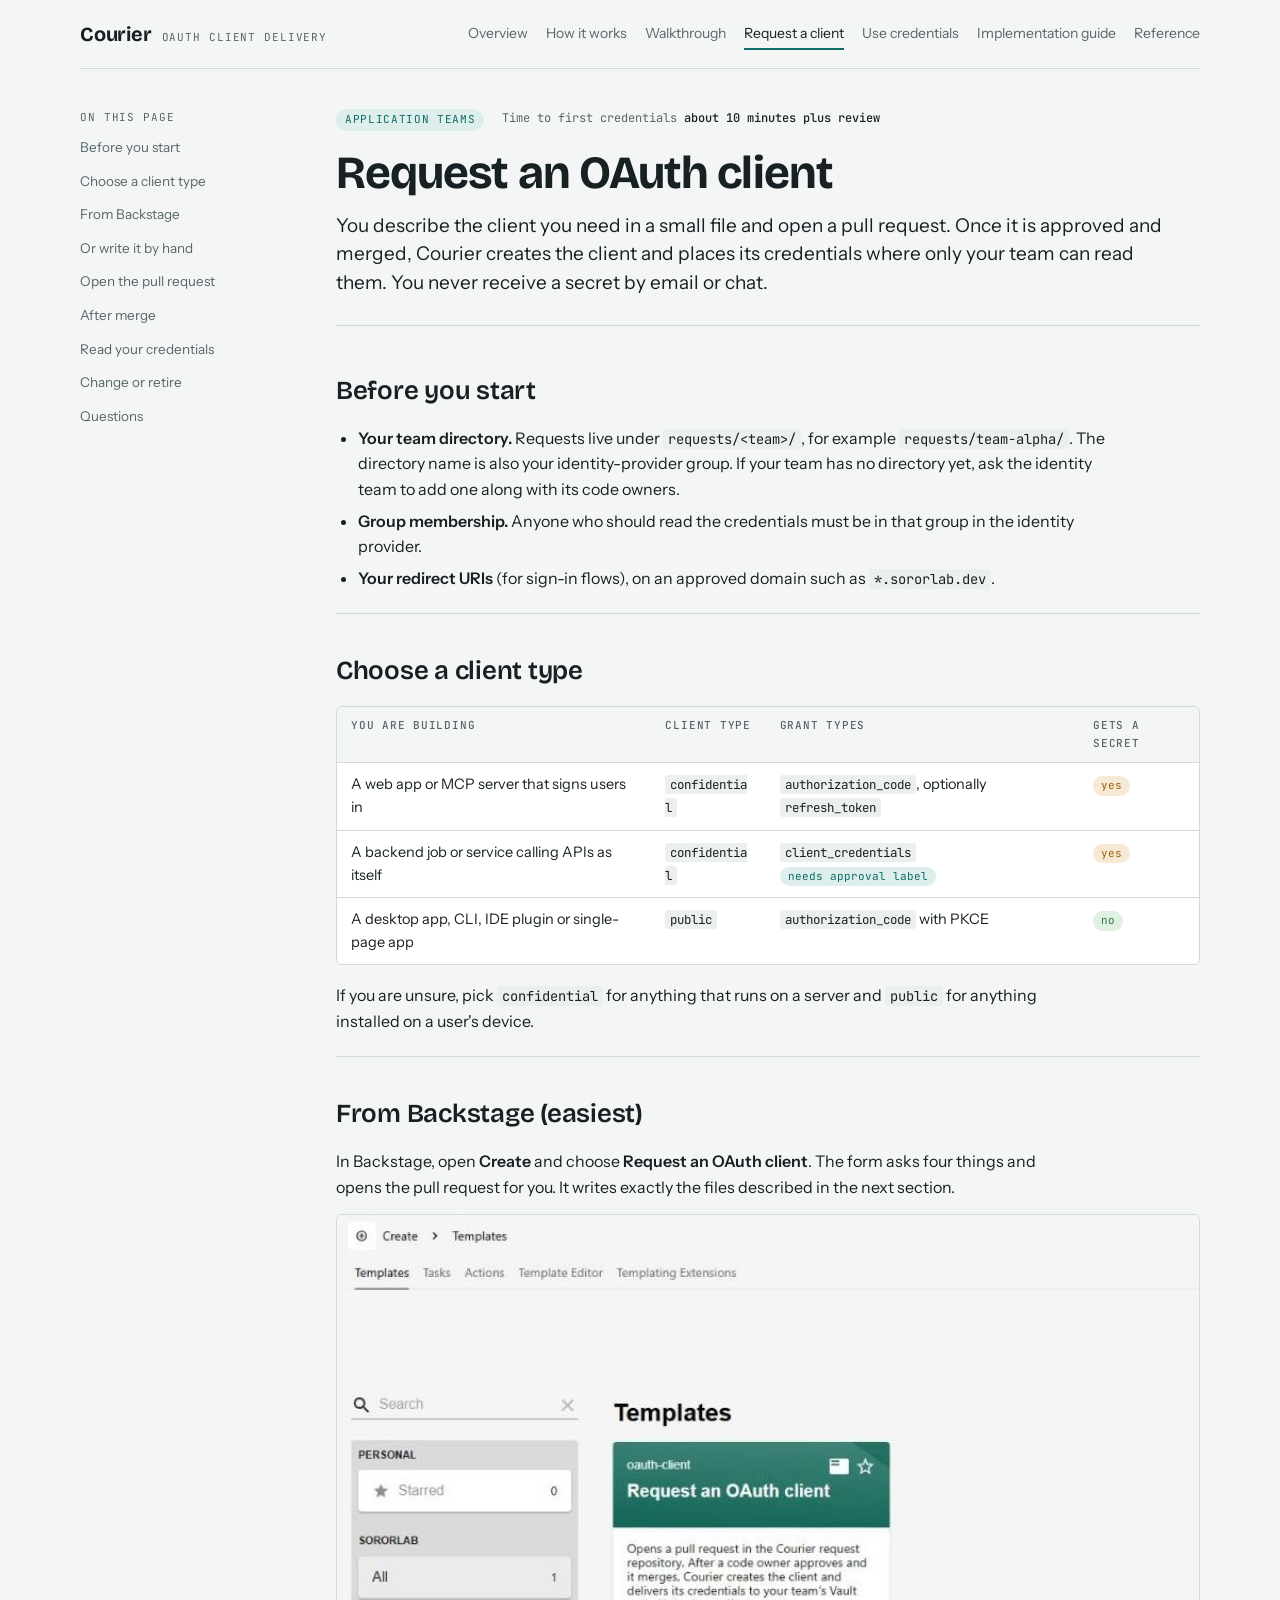
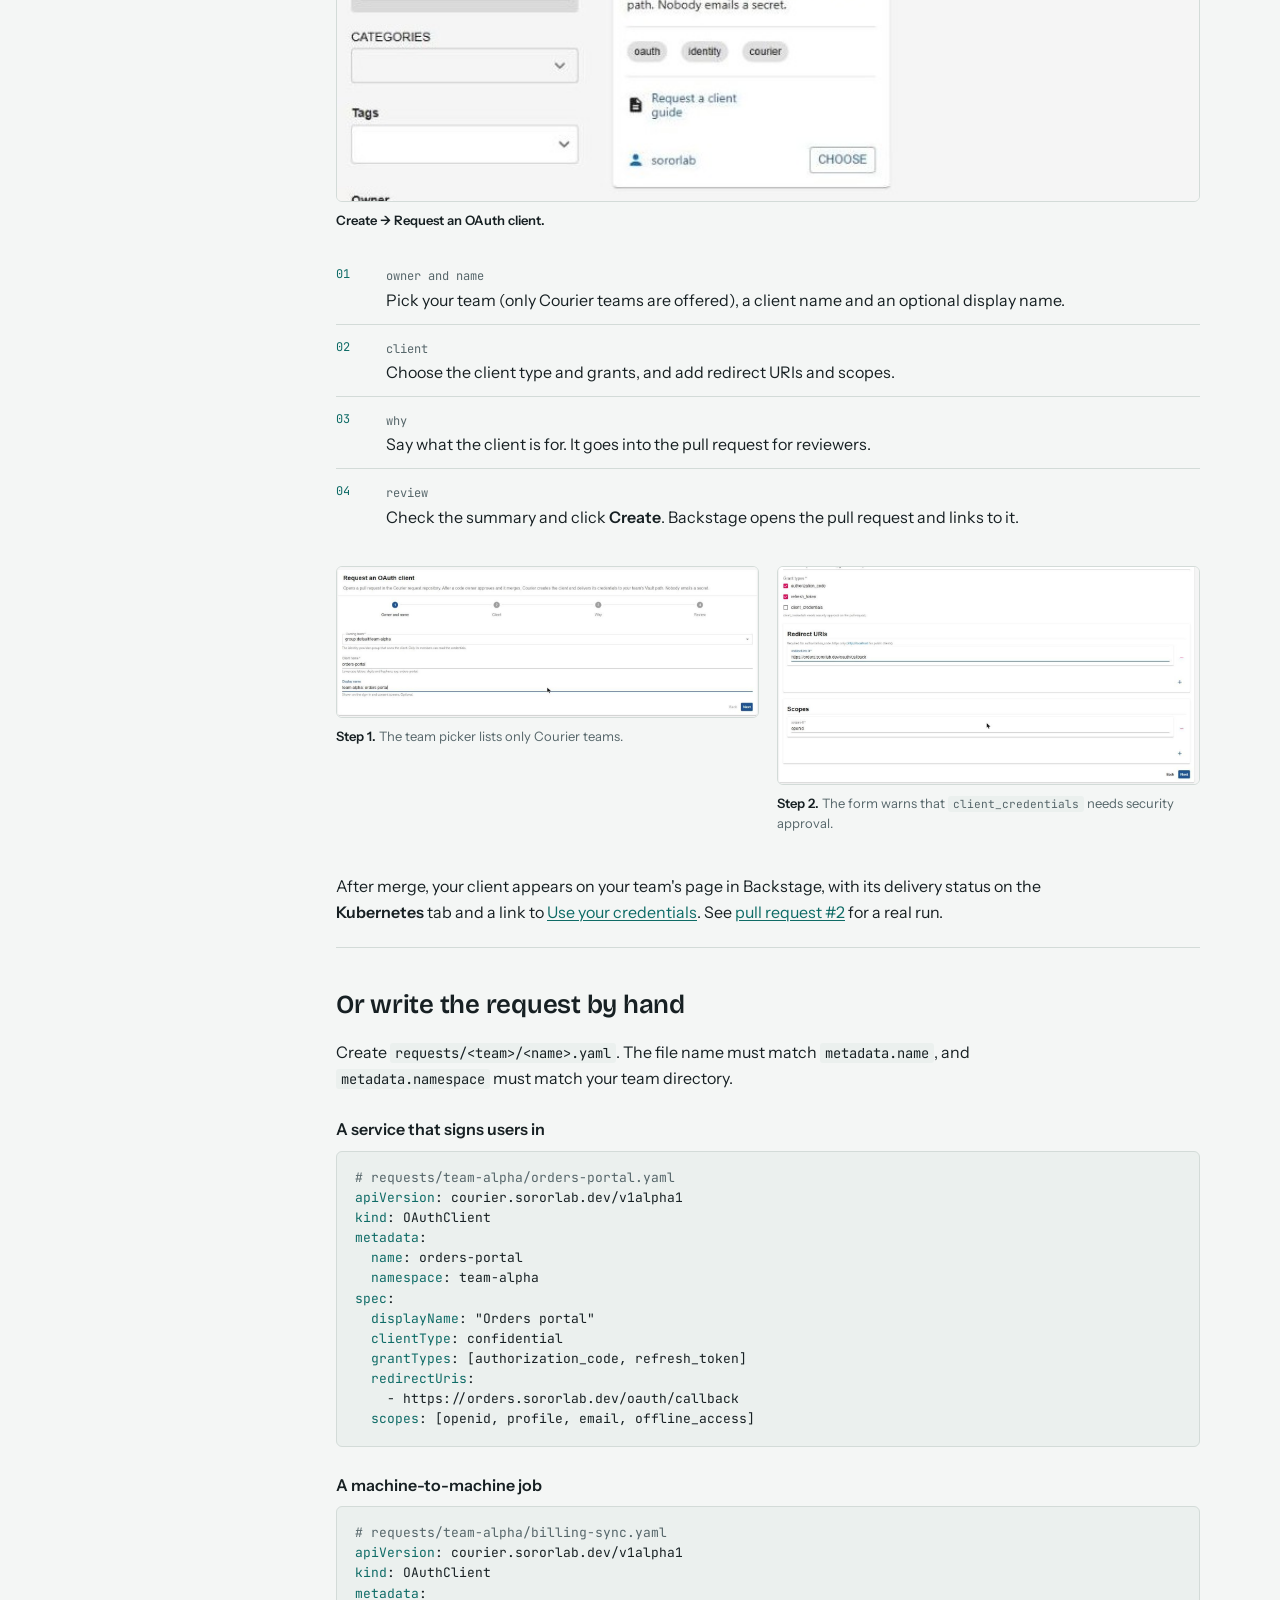
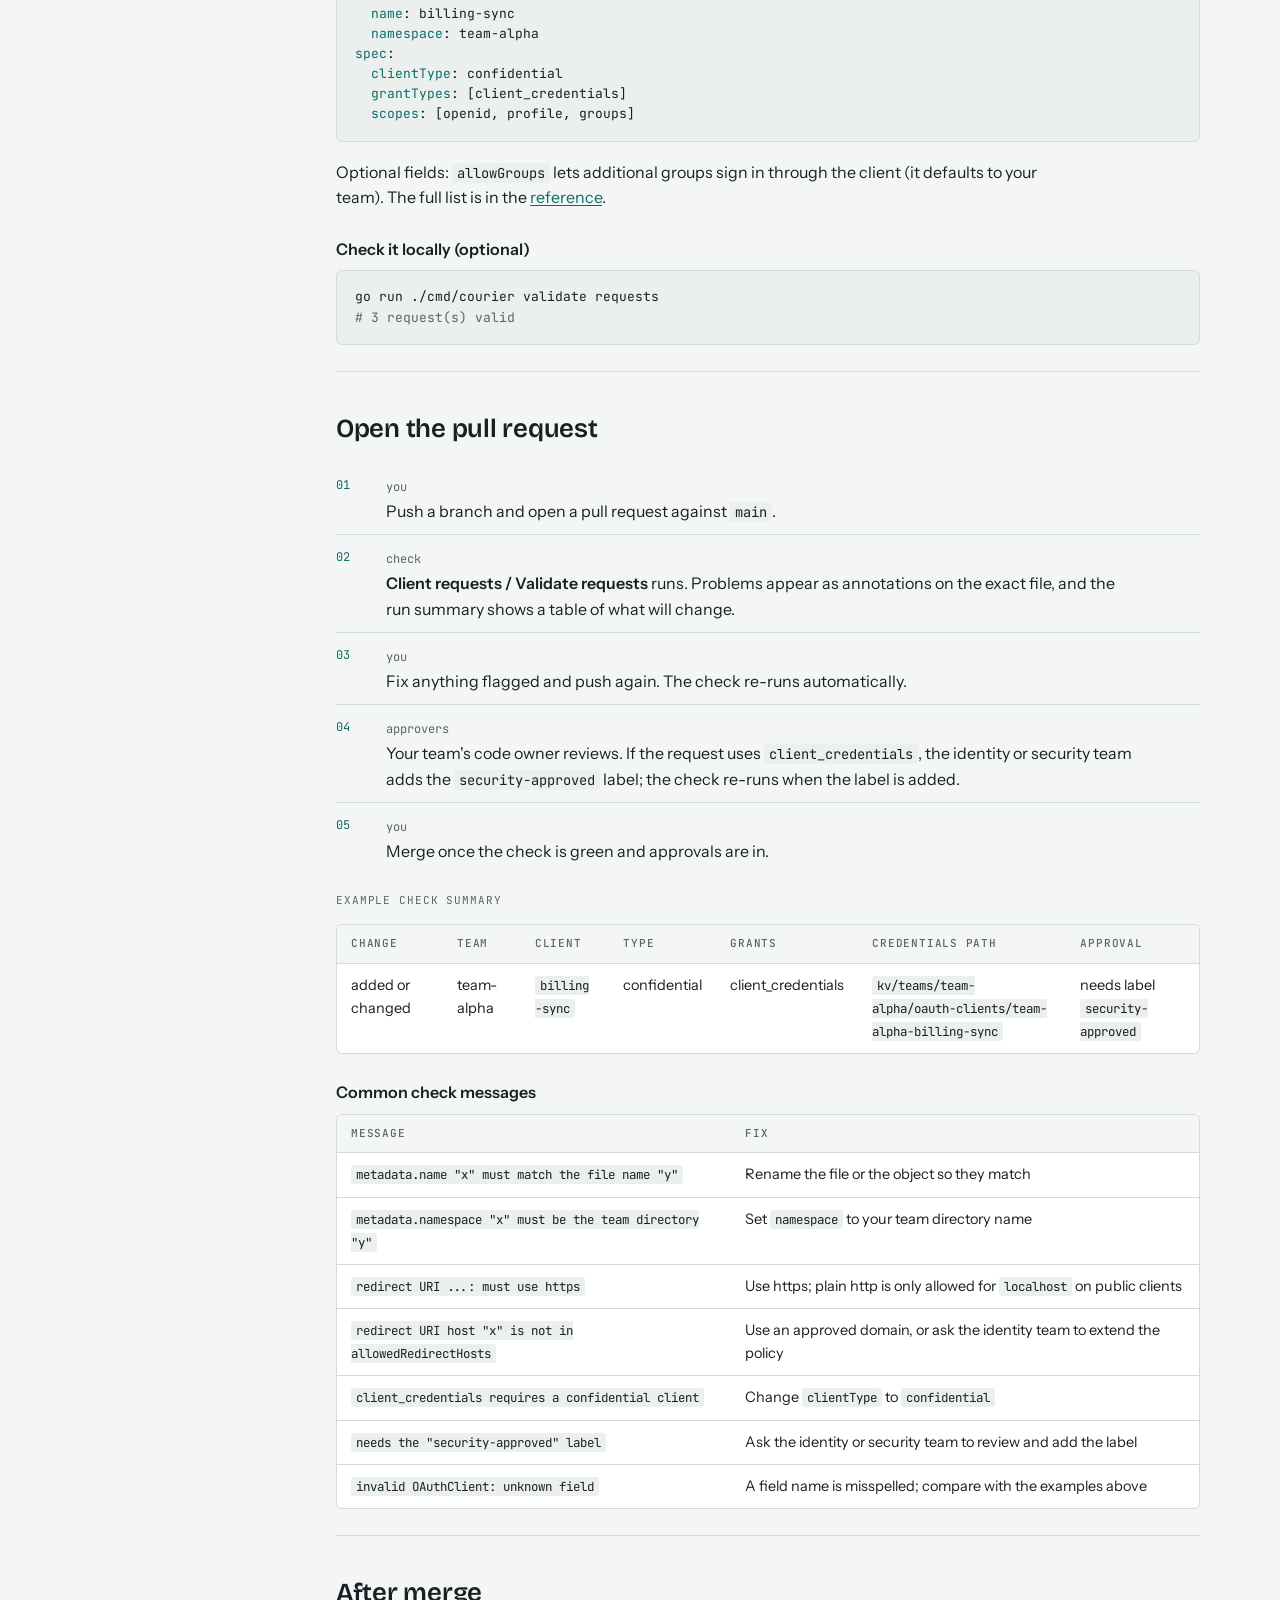
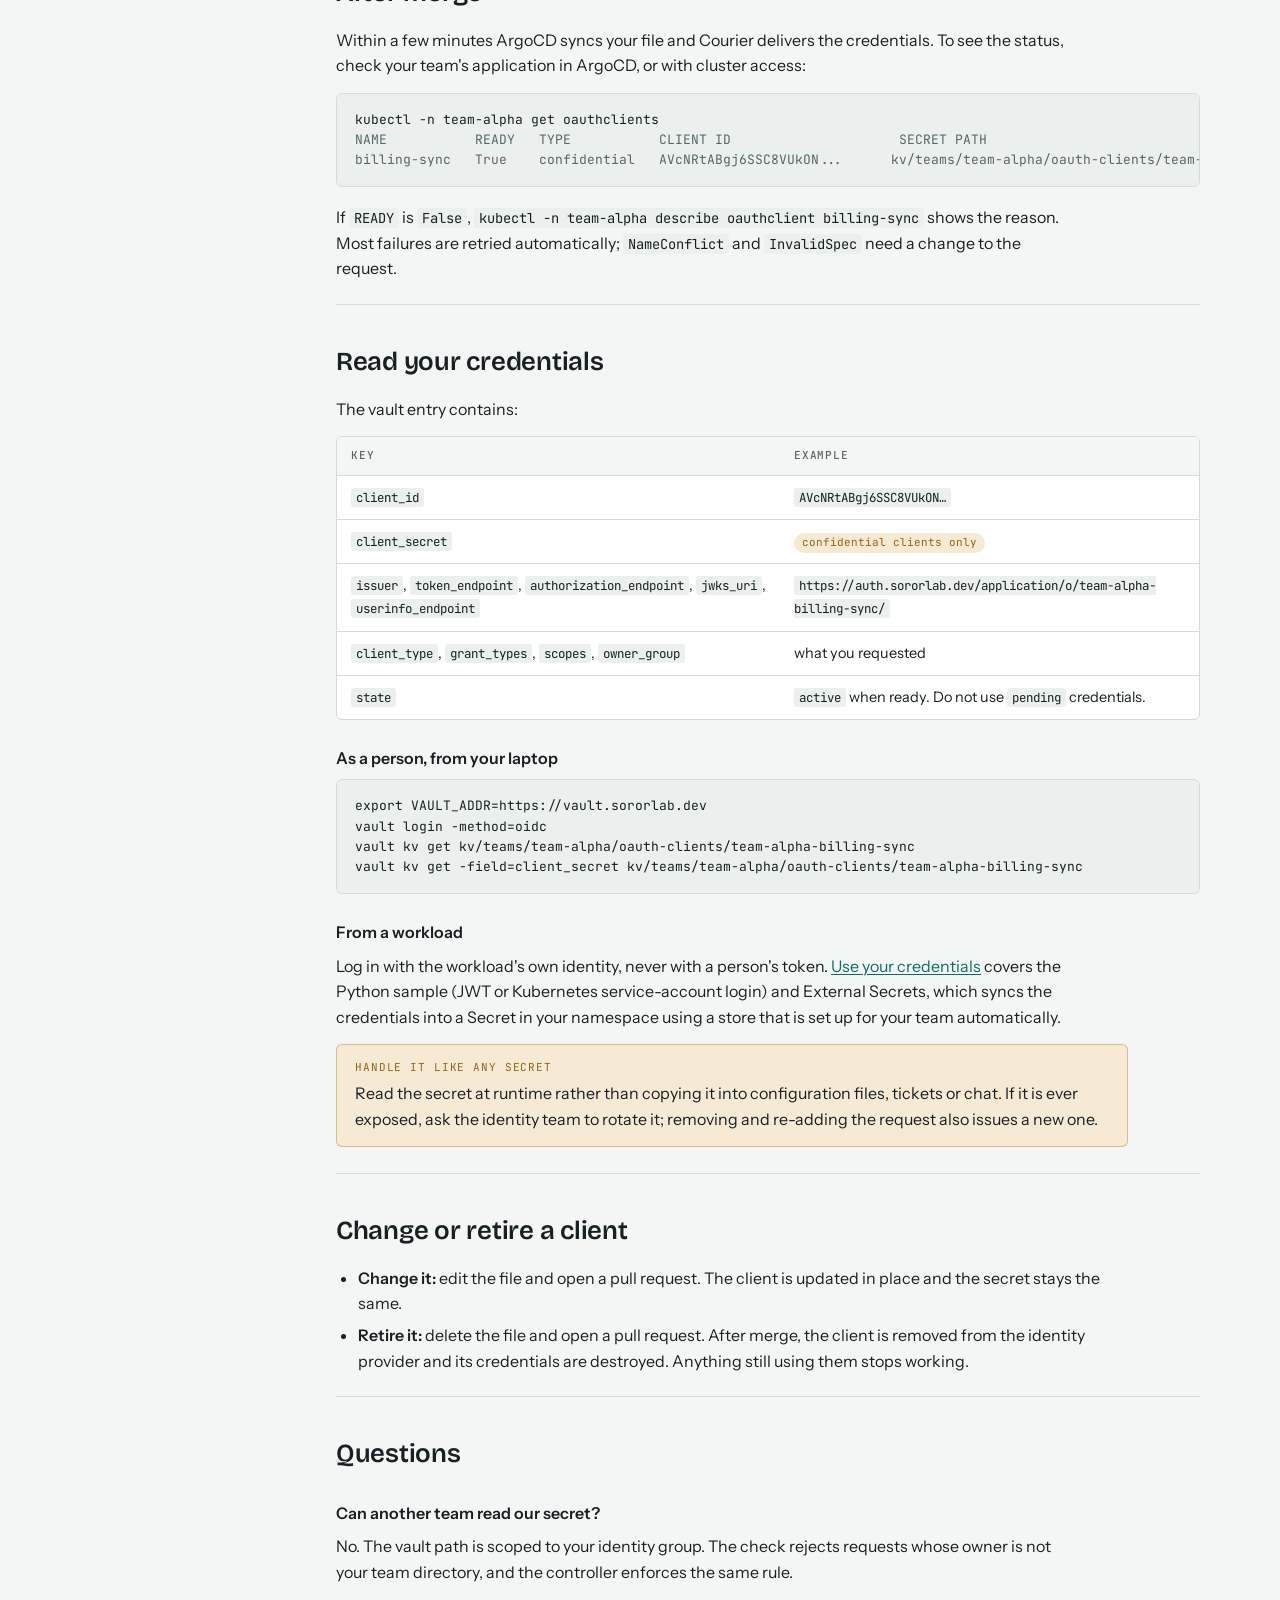
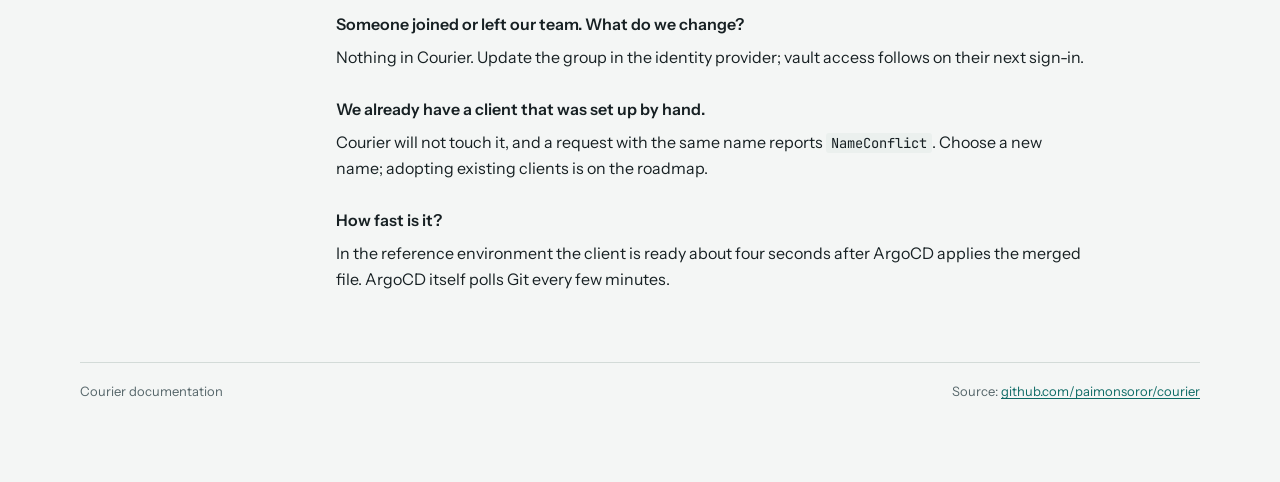
<file: docs/site/request-a-client.html>
<!doctype html>
<html lang="en">
<head>
<meta charset="utf-8">
<meta name="viewport" content="width=device-width, initial-scale=1">
<title>Request an OAuth Client</title>
<meta name="description" content="Step-by-step guide for application teams: choose a client type, write a request, open the pull request, and read your credentials from the vault.">
<link rel="preconnect" href="https://fonts.googleapis.com">
<link rel="preconnect" href="https://fonts.gstatic.com" crossorigin>
<link rel="stylesheet" href="https://fonts.googleapis.com/css2?family=Bricolage+Grotesque:opsz,wght@12..96,600;12..96,700&family=Instrument+Sans:ital,wght@0,400;0,500;0,600;1,400&family=JetBrains+Mono:wght@400;500&display=swap">
<link rel="stylesheet" href="assets/courier.css">
</head>
<body>

<header class="site-header">
  <a class="brand" href="index.html">Courier <small>OAuth client delivery</small></a>
  <nav class="site-nav" aria-label="Documentation">
    <a href="index.html">Overview</a>
    <a href="how-it-works.html">How it works</a>
    <a href="walkthrough.html">Walkthrough</a>
    <a href="request-a-client.html" aria-current="page">Request a client</a>
    <a href="use-credentials.html">Use credentials</a>
    <a href="implementation.html">Implementation guide</a>
    <a href="reference.html">Reference</a>
  </nav>
</header>

<div class="shell">
  <nav class="toc" aria-label="On this page">
    <p>On this page</p>
    <ol>
      <li><a href="#before">Before you start</a></li>
      <li><a href="#type">Choose a client type</a></li>
      <li><a href="#backstage">From Backstage</a></li>
      <li><a href="#write">Or write it by hand</a></li>
      <li><a href="#pr">Open the pull request</a></li>
      <li><a href="#after-merge">After merge</a></li>
      <li><a href="#read">Read your credentials</a></li>
      <li><a href="#change">Change or retire</a></li>
      <li><a href="#faq">Questions</a></li>
    </ol>
  </nav>

  <main>
    <header class="doc">
      <div class="meta">
        <span class="audience">Application teams</span>
        <span>Time to first credentials <b>about 10 minutes plus review</b></span>
      </div>
      <h1>Request an OAuth client</h1>
      <p class="lede">You describe the client you need in a small file and open a pull request. Once it is approved and merged, Courier creates the client and places its credentials where only your team can read them. You never receive a secret by email or chat.</p>
    </header>

    <section id="before">
      <h2>Before you start</h2>
      <ul>
        <li><strong>Your team directory.</strong> Requests live under <code>requests/&lt;team&gt;/</code>, for example <code>requests/team-alpha/</code>. The directory name is also your identity-provider group. If your team has no directory yet, ask the identity team to add one along with its code owners.</li>
        <li><strong>Group membership.</strong> Anyone who should read the credentials must be in that group in the identity provider.</li>
        <li><strong>Your redirect URIs</strong> (for sign-in flows), on an approved domain such as <code>*.sororlab.dev</code>.</li>
      </ul>
    </section>

    <section id="type">
      <h2>Choose a client type</h2>
      <div class="table-wrap">
        <table>
          <thead><tr><th>You are building</th><th>Client type</th><th>Grant types</th><th>Gets a secret</th></tr></thead>
          <tbody>
            <tr><td>A web app or MCP server that signs users in</td><td><code>confidential</code></td><td><code>authorization_code</code>, optionally <code>refresh_token</code></td><td><span class="pill p-secret">yes</span></td></tr>
            <tr><td>A backend job or service calling APIs as itself</td><td><code>confidential</code></td><td><code>client_credentials</code> <span class="pill p-accent">needs approval label</span></td><td><span class="pill p-secret">yes</span></td></tr>
            <tr><td>A desktop app, CLI, IDE plugin or single-page app</td><td><code>public</code></td><td><code>authorization_code</code> with PKCE</td><td><span class="pill p-good">no</span></td></tr>
          </tbody>
        </table>
      </div>
      <p>If you are unsure, pick <code>confidential</code> for anything that runs on a server and <code>public</code> for anything installed on a user's device.</p>
    </section>

    <section id="backstage">
      <h2>From Backstage (easiest)</h2>
      <p>In Backstage, open <strong>Create</strong> and choose <strong>Request an OAuth client</strong>. The form asks four things and opens the pull request for you. It writes exactly the files described in the next section.</p>
      <figure class="shot">
        <img src="assets/screenshots/backstage-template-card.jpg" alt="Backstage Create page listing the Request an OAuth client template with its description and tags oauth, identity and courier" loading="lazy">
        <figcaption><b>Create → Request an OAuth client.</b></figcaption>
      </figure>
      <ol class="seq">
        <li><div><span class="who">owner and name</span><p>Pick your team (only Courier teams are offered), a client name and an optional display name.</p></div></li>
        <li><div><span class="who">client</span><p>Choose the client type and grants, and add redirect URIs and scopes.</p></div></li>
        <li><div><span class="who">why</span><p>Say what the client is for. It goes into the pull request for reviewers.</p></div></li>
        <li><div><span class="who">review</span><p>Check the summary and click <strong>Create</strong>. Backstage opens the pull request and links to it.</p></div></li>
      </ol>
      <div class="two">
        <figure class="shot">
          <img src="assets/screenshots/backstage-form-owner-and-name.jpg" alt="Backstage form step 1, Owner and name: owning team group:default/team-alpha, client name orders-portal, display name team-alpha orders portal" loading="lazy">
          <figcaption><b>Step 1.</b> The team picker lists only Courier teams.</figcaption>
        </figure>
        <figure class="shot">
          <img src="assets/screenshots/backstage-form-client.jpg" alt="Backstage form step 2, Client: grant types authorization_code and refresh_token checked, client_credentials unchecked with a note that it needs security approval, a redirect URI and the openid scope" loading="lazy">
          <figcaption><b>Step 2.</b> The form warns that <code>client_credentials</code> needs security approval.</figcaption>
        </figure>
      </div>
      <p>After merge, your client appears on your team's page in Backstage, with its delivery status on the <strong>Kubernetes</strong> tab and a link to <a href="use-credentials.html">Use your credentials</a>. See <a href="walkthrough.html#pr2">pull request #2</a> for a real run.</p>
    </section>

    <section id="write">
      <h2>Or write the request by hand</h2>
      <p>Create <code>requests/&lt;team&gt;/&lt;name&gt;.yaml</code>. The file name must match <code>metadata.name</code>, and <code>metadata.namespace</code> must match your team directory.</p>

      <h3>A service that signs users in</h3>
<pre><code><span class="c"># requests/team-alpha/orders-portal.yaml</span>
<span class="k">apiVersion</span>: courier.sororlab.dev/v1alpha1
<span class="k">kind</span>: OAuthClient
<span class="k">metadata</span>:
  <span class="k">name</span>: orders-portal
  <span class="k">namespace</span>: team-alpha
<span class="k">spec</span>:
  <span class="k">displayName</span>: "Orders portal"
  <span class="k">clientType</span>: confidential
  <span class="k">grantTypes</span>: [authorization_code, refresh_token]
  <span class="k">redirectUris</span>:
    - https://orders.sororlab.dev/oauth/callback
  <span class="k">scopes</span>: [openid, profile, email, offline_access]</code></pre>

      <h3>A machine-to-machine job</h3>
<pre><code><span class="c"># requests/team-alpha/billing-sync.yaml</span>
<span class="k">apiVersion</span>: courier.sororlab.dev/v1alpha1
<span class="k">kind</span>: OAuthClient
<span class="k">metadata</span>:
  <span class="k">name</span>: billing-sync
  <span class="k">namespace</span>: team-alpha
<span class="k">spec</span>:
  <span class="k">clientType</span>: confidential
  <span class="k">grantTypes</span>: [client_credentials]
  <span class="k">scopes</span>: [openid, profile, groups]</code></pre>

      <p>Optional fields: <code>allowGroups</code> lets additional groups sign in through the client (it defaults to your team). The full list is in the <a href="reference.html#oauthclient">reference</a>.</p>

      <h3>Check it locally (optional)</h3>
<pre><code>go run ./cmd/courier validate requests
<span class="c"># 3 request(s) valid</span></code></pre>
    </section>

    <section id="pr">
      <h2>Open the pull request</h2>
      <ol class="seq">
        <li><div><span class="who">you</span><p>Push a branch and open a pull request against <code>main</code>.</p></div></li>
        <li><div><span class="who">check</span><p><strong>Client requests / Validate requests</strong> runs. Problems appear as annotations on the exact file, and the run summary shows a table of what will change.</p></div></li>
        <li><div><span class="who">you</span><p>Fix anything flagged and push again. The check re-runs automatically.</p></div></li>
        <li><div><span class="who">approvers</span><p>Your team's code owner reviews. If the request uses <code>client_credentials</code>, the identity or security team adds the <code>security-approved</code> label; the check re-runs when the label is added.</p></div></li>
        <li><div><span class="who">you</span><p>Merge once the check is green and approvals are in.</p></div></li>
      </ol>

      <p class="label">Example check summary</p>
      <div class="table-wrap">
        <table>
          <thead><tr><th>Change</th><th>Team</th><th>Client</th><th>Type</th><th>Grants</th><th>Credentials path</th><th>Approval</th></tr></thead>
          <tbody>
            <tr><td>added or changed</td><td>team-alpha</td><td><code>billing-sync</code></td><td>confidential</td><td>client_credentials</td><td><code>kv/teams/team-alpha/oauth-clients/team-alpha-billing-sync</code></td><td>needs label <code>security-approved</code></td></tr>
          </tbody>
        </table>
      </div>

      <h3>Common check messages</h3>
      <div class="table-wrap">
        <table>
          <thead><tr><th>Message</th><th>Fix</th></tr></thead>
          <tbody>
            <tr><td><code>metadata.name "x" must match the file name "y"</code></td><td>Rename the file or the object so they match</td></tr>
            <tr><td><code>metadata.namespace "x" must be the team directory "y"</code></td><td>Set <code>namespace</code> to your team directory name</td></tr>
            <tr><td><code>redirect URI ...: must use https</code></td><td>Use https; plain http is only allowed for <code>localhost</code> on public clients</td></tr>
            <tr><td><code>redirect URI host "x" is not in allowedRedirectHosts</code></td><td>Use an approved domain, or ask the identity team to extend the policy</td></tr>
            <tr><td><code>client_credentials requires a confidential client</code></td><td>Change <code>clientType</code> to <code>confidential</code></td></tr>
            <tr><td><code>needs the "security-approved" label</code></td><td>Ask the identity or security team to review and add the label</td></tr>
            <tr><td><code>invalid OAuthClient: unknown field</code></td><td>A field name is misspelled; compare with the examples above</td></tr>
          </tbody>
        </table>
      </div>
    </section>

    <section id="after-merge">
      <h2>After merge</h2>
      <p>Within a few minutes ArgoCD syncs your file and Courier delivers the credentials. To see the status, check your team's application in ArgoCD, or with cluster access:</p>
<pre><code>kubectl -n team-alpha get oauthclients
<span class="c">NAME           READY   TYPE           CLIENT ID                     SECRET PATH</span>
<span class="c">billing-sync   True    confidential   AVcNRtABgj6SSC8VUkON...      kv/teams/team-alpha/oauth-clients/team-alpha-billing-sync</span></code></pre>
      <p>If <code>READY</code> is <code>False</code>, <code>kubectl -n team-alpha describe oauthclient billing-sync</code> shows the reason. Most failures are retried automatically; <code>NameConflict</code> and <code>InvalidSpec</code> need a change to the request.</p>
    </section>

    <section id="read">
      <h2>Read your credentials</h2>
      <p>The vault entry contains:</p>
      <div class="table-wrap">
        <table>
          <thead><tr><th>Key</th><th>Example</th></tr></thead>
          <tbody>
            <tr><td><code>client_id</code></td><td><code>AVcNRtABgj6SSC8VUkON…</code></td></tr>
            <tr><td><code>client_secret</code></td><td><span class="pill p-secret">confidential clients only</span></td></tr>
            <tr><td><code>issuer</code>, <code>token_endpoint</code>, <code>authorization_endpoint</code>, <code>jwks_uri</code>, <code>userinfo_endpoint</code></td><td><code>https://auth.sororlab.dev/application/o/team-alpha-billing-sync/</code></td></tr>
            <tr><td><code>client_type</code>, <code>grant_types</code>, <code>scopes</code>, <code>owner_group</code></td><td>what you requested</td></tr>
            <tr><td><code>state</code></td><td><code>active</code> when ready. Do not use <code>pending</code> credentials.</td></tr>
          </tbody>
        </table>
      </div>

      <h3>As a person, from your laptop</h3>
<pre><code>export VAULT_ADDR=https://vault.sororlab.dev
vault login -method=oidc
vault kv get kv/teams/team-alpha/oauth-clients/team-alpha-billing-sync
vault kv get -field=client_secret kv/teams/team-alpha/oauth-clients/team-alpha-billing-sync</code></pre>

      <h3>From a workload</h3>
      <p>Log in with the workload's own identity, never with a person's token. <a href="use-credentials.html">Use your credentials</a> covers the Python sample (JWT or Kubernetes service-account login) and External Secrets, which syncs the credentials into a Secret in your namespace using a store that is set up for your team automatically.</p>

      <div class="callout secret">
        <span class="label">Handle it like any secret</span>
        <p>Read the secret at runtime rather than copying it into configuration files, tickets or chat. If it is ever exposed, ask the identity team to rotate it; removing and re-adding the request also issues a new one.</p>
      </div>
    </section>

    <section id="change">
      <h2>Change or retire a client</h2>
      <ul>
        <li><strong>Change it:</strong> edit the file and open a pull request. The client is updated in place and the secret stays the same.</li>
        <li><strong>Retire it:</strong> delete the file and open a pull request. After merge, the client is removed from the identity provider and its credentials are destroyed. Anything still using them stops working.</li>
      </ul>
    </section>

    <section id="faq">
      <h2>Questions</h2>
      <h3>Can another team read our secret?</h3>
      <p>No. The vault path is scoped to your identity group. The check rejects requests whose owner is not your team directory, and the controller enforces the same rule.</p>
      <h3>Someone joined or left our team. What do we change?</h3>
      <p>Nothing in Courier. Update the group in the identity provider; vault access follows on their next sign-in.</p>
      <h3>We already have a client that was set up by hand.</h3>
      <p>Courier will not touch it, and a request with the same name reports <code>NameConflict</code>. Choose a new name; adopting existing clients is on the roadmap.</p>
      <h3>How fast is it?</h3>
      <p>In the reference environment the client is ready about four seconds after ArgoCD applies the merged file. ArgoCD itself polls Git every few minutes.</p>
    </section>
  </main>
</div>

<footer class="site-footer">
  <span>Courier documentation</span>
  <span>Source: <a href="https://github.com/paimonsoror/courier">github.com/paimonsoror/courier</a></span>
</footer>

</body>
</html>
</file>
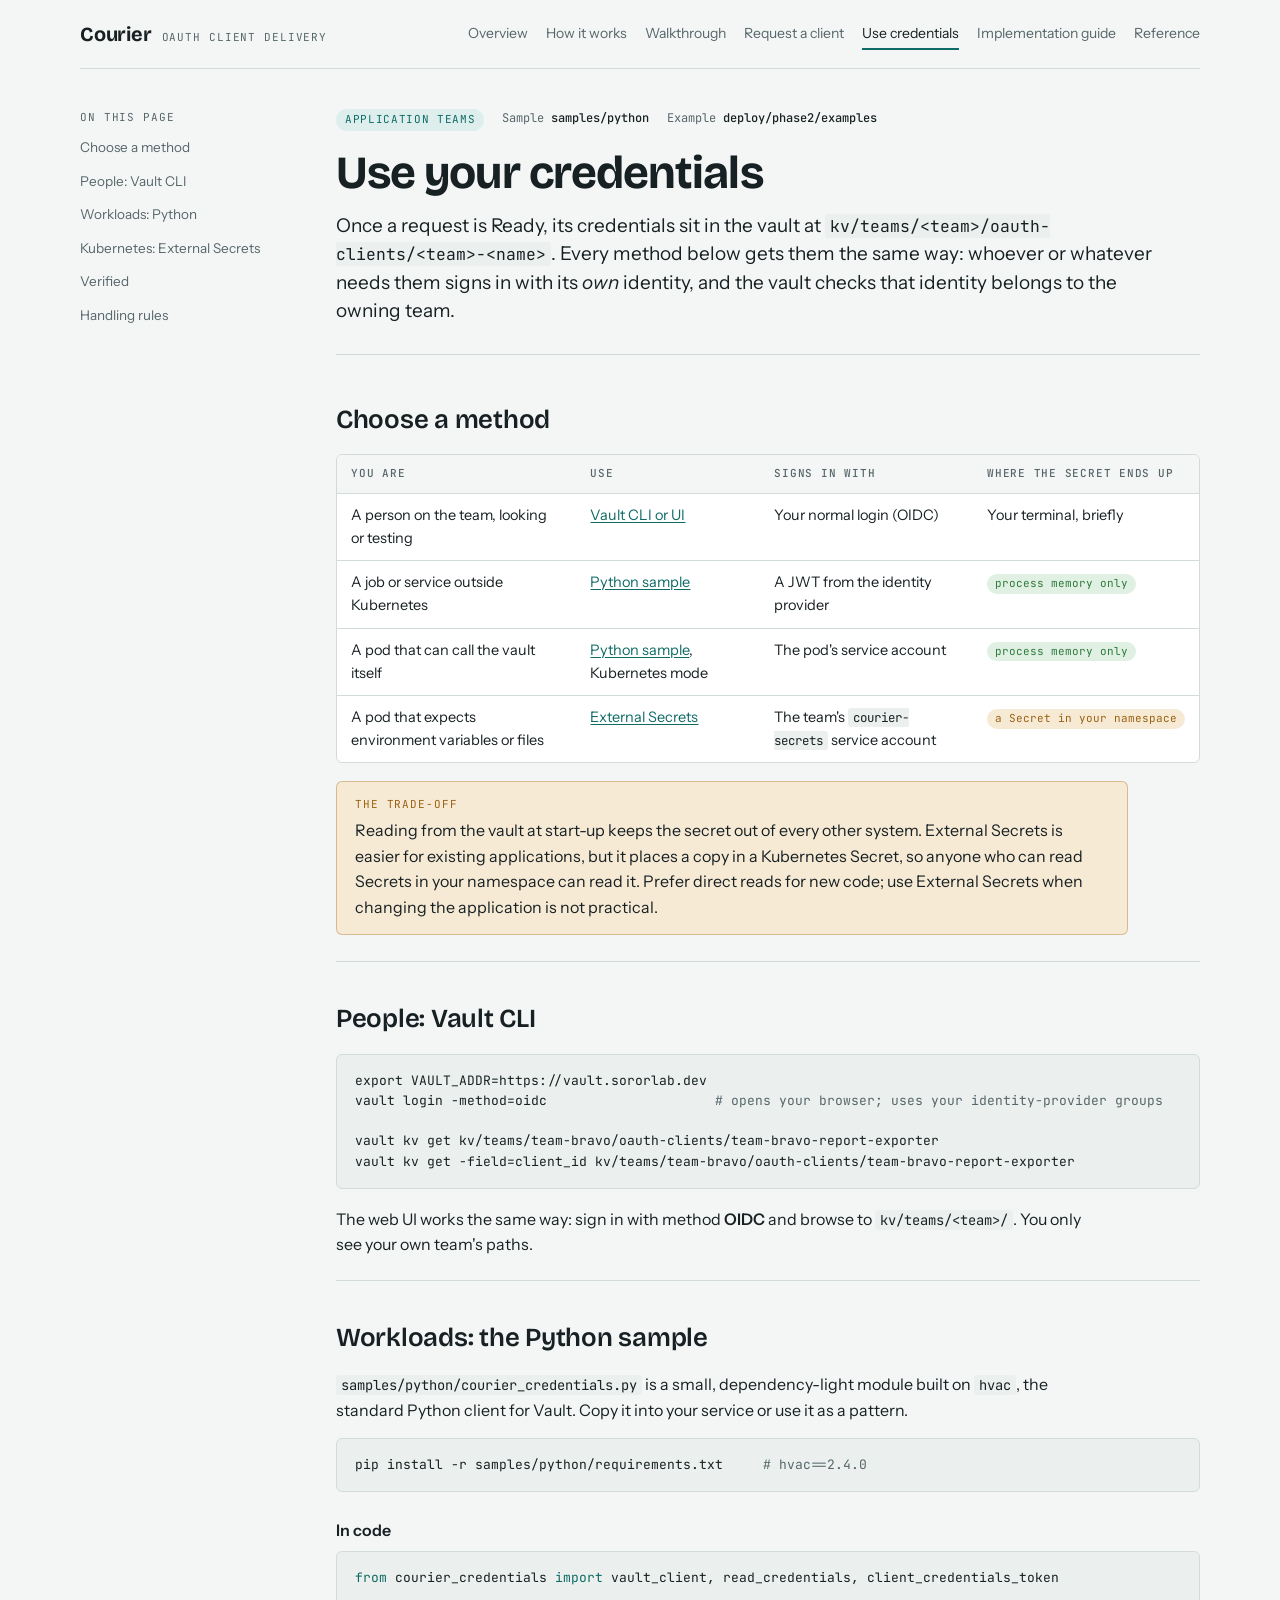
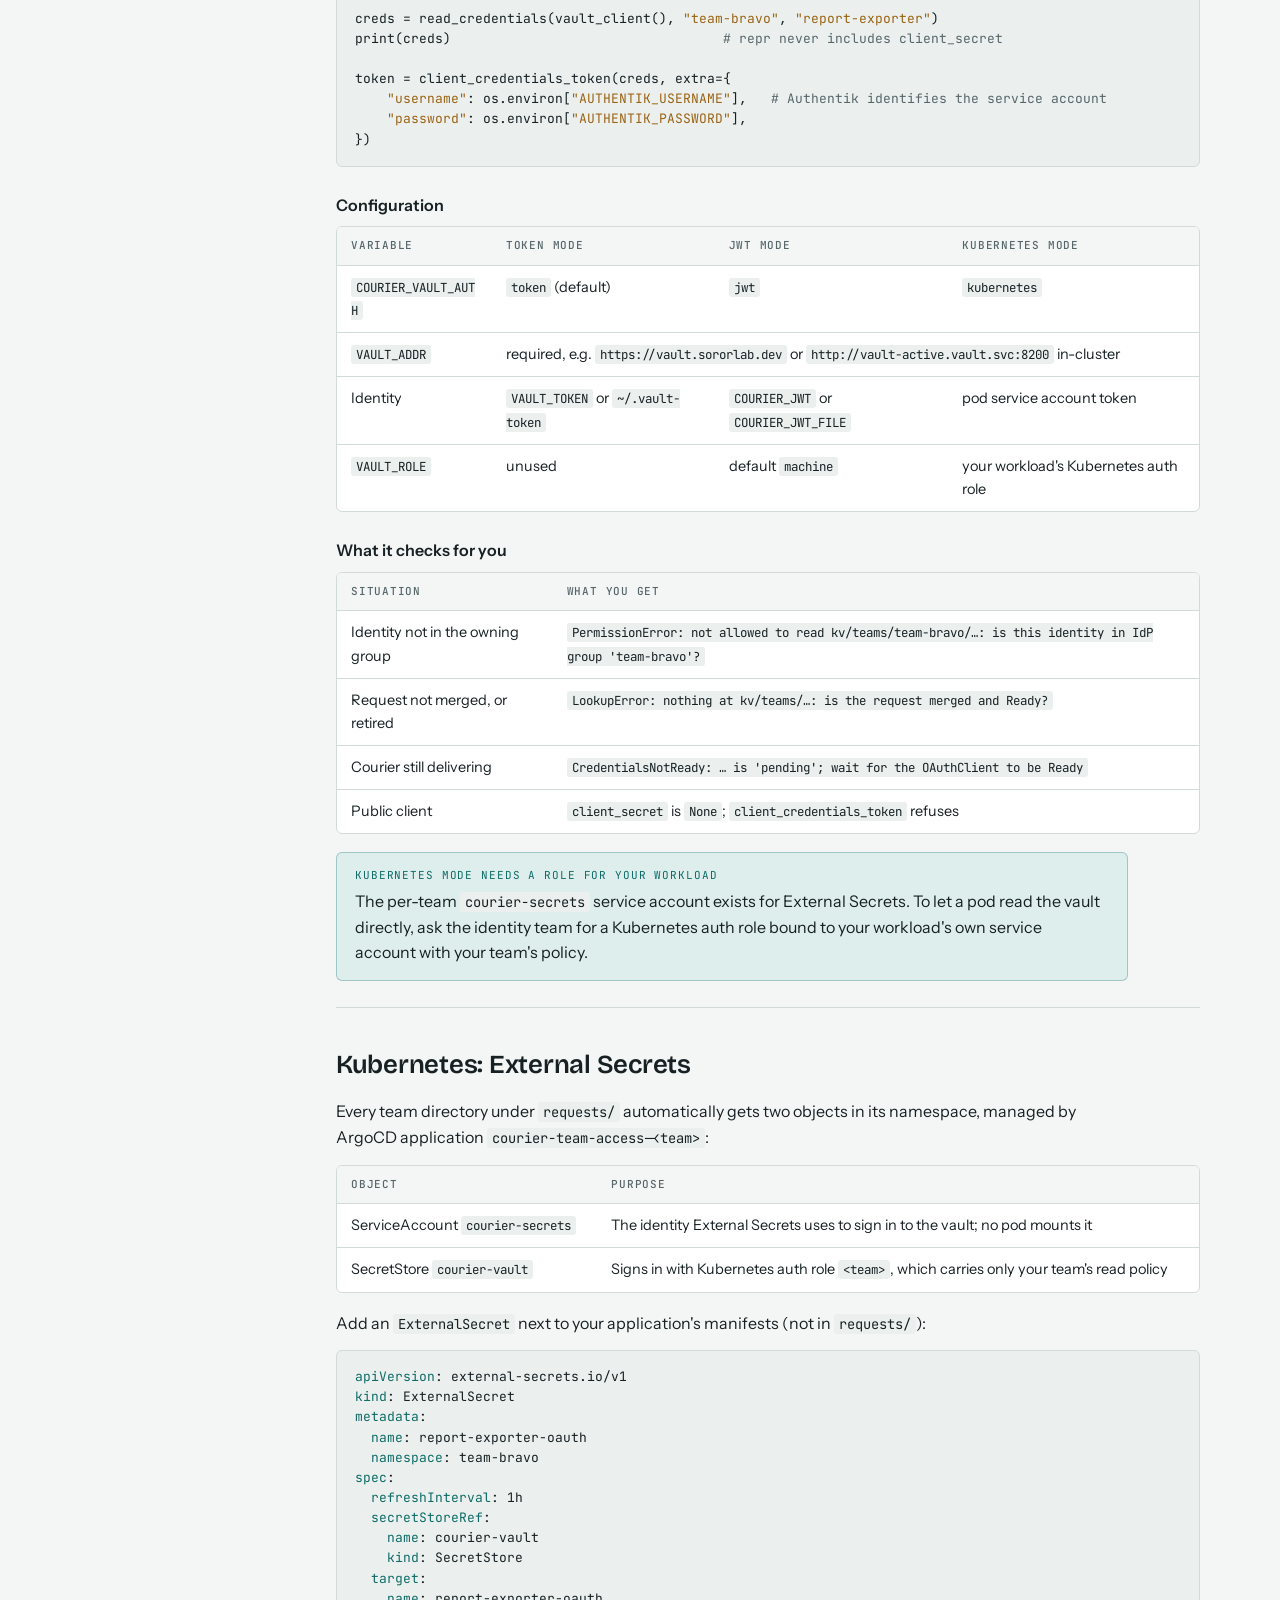
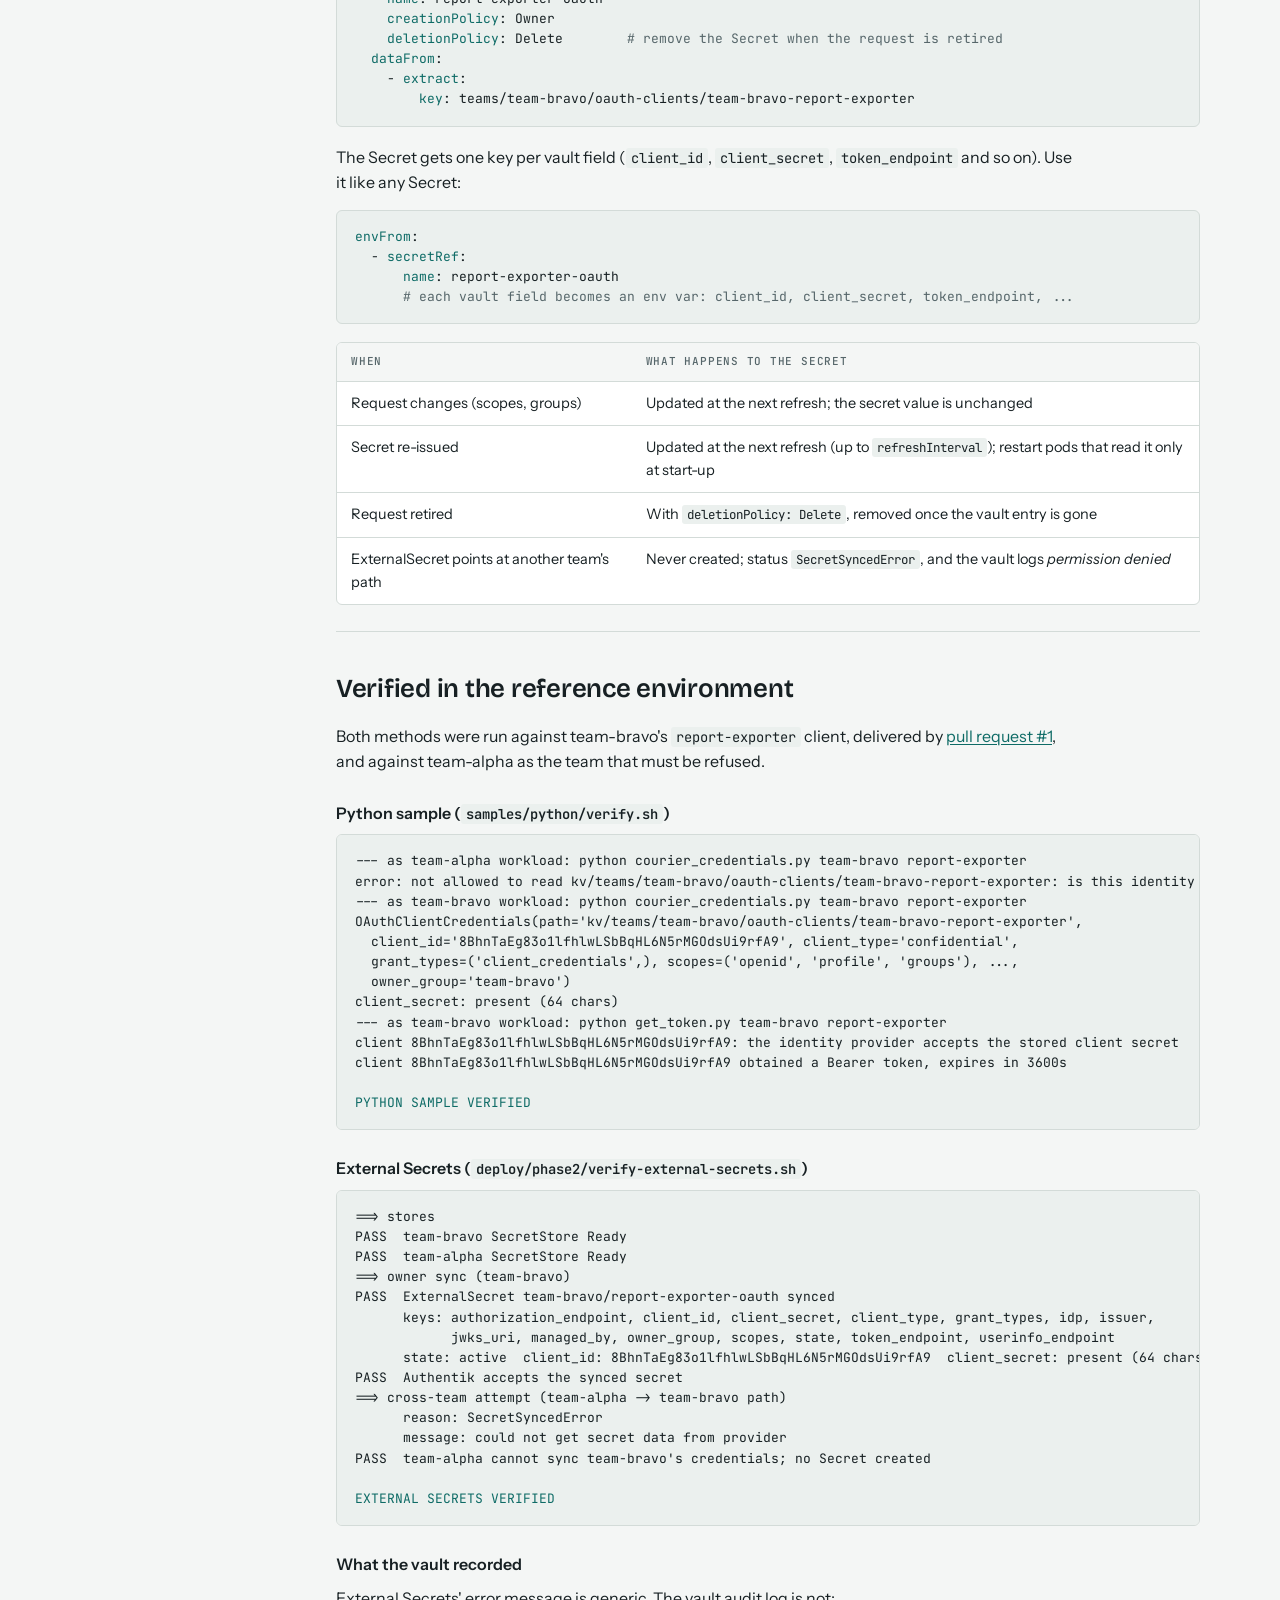
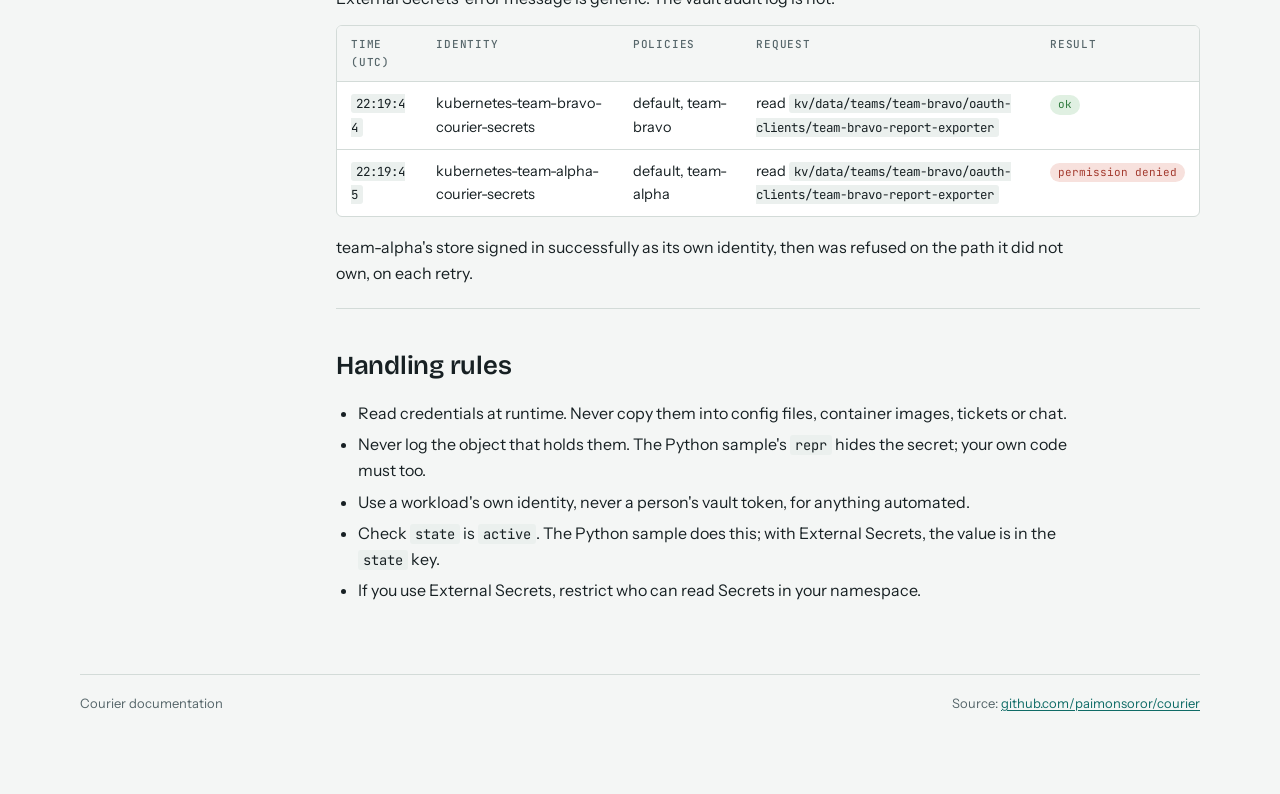
<file: docs/site/use-credentials.html>
<!doctype html>
<html lang="en">
<head>
<meta charset="utf-8">
<meta name="viewport" content="width=device-width, initial-scale=1">
<title>Use Your Courier Credentials</title>
<meta name="description" content="How people and workloads read Courier-delivered credentials: the Vault CLI, the Python sample, and External Secrets, with verified results and the security trade-offs of each.">
<link rel="preconnect" href="https://fonts.googleapis.com">
<link rel="preconnect" href="https://fonts.gstatic.com" crossorigin>
<link rel="stylesheet" href="https://fonts.googleapis.com/css2?family=Bricolage+Grotesque:opsz,wght@12..96,600;12..96,700&family=Instrument+Sans:ital,wght@0,400;0,500;0,600;1,400&family=JetBrains+Mono:wght@400;500&display=swap">
<link rel="stylesheet" href="assets/courier.css">
</head>
<body>

<header class="site-header">
  <a class="brand" href="index.html">Courier <small>OAuth client delivery</small></a>
  <nav class="site-nav" aria-label="Documentation">
    <a href="index.html">Overview</a>
    <a href="how-it-works.html">How it works</a>
    <a href="walkthrough.html">Walkthrough</a>
    <a href="request-a-client.html">Request a client</a>
    <a href="use-credentials.html" aria-current="page">Use credentials</a>
    <a href="implementation.html">Implementation guide</a>
    <a href="reference.html">Reference</a>
  </nav>
</header>

<div class="shell">
  <nav class="toc" aria-label="On this page">
    <p>On this page</p>
    <ol>
      <li><a href="#choose">Choose a method</a></li>
      <li><a href="#people">People: Vault CLI</a></li>
      <li><a href="#python">Workloads: Python</a></li>
      <li><a href="#eso">Kubernetes: External Secrets</a></li>
      <li><a href="#evidence">Verified</a></li>
      <li><a href="#rules">Handling rules</a></li>
    </ol>
  </nav>

  <main>
    <header class="doc">
      <div class="meta">
        <span class="audience">Application teams</span>
        <span>Sample <b>samples/python</b></span>
        <span>Example <b>deploy/phase2/examples</b></span>
      </div>
      <h1>Use your credentials</h1>
      <p class="lede">Once a request is Ready, its credentials sit in the vault at <code>kv/teams/&lt;team&gt;/oauth-clients/&lt;team&gt;-&lt;name&gt;</code>. Every method below gets them the same way: whoever or whatever needs them signs in with its <em>own</em> identity, and the vault checks that identity belongs to the owning team.</p>
    </header>

    <section id="choose">
      <h2>Choose a method</h2>
      <div class="table-wrap">
        <table>
          <thead><tr><th>You are</th><th>Use</th><th>Signs in with</th><th>Where the secret ends up</th></tr></thead>
          <tbody>
            <tr><td>A person on the team, looking or testing</td><td><a href="#people">Vault CLI or UI</a></td><td>Your normal login (OIDC)</td><td>Your terminal, briefly</td></tr>
            <tr><td>A job or service outside Kubernetes</td><td><a href="#python">Python sample</a></td><td>A JWT from the identity provider</td><td><span class="pill p-good">process memory only</span></td></tr>
            <tr><td>A pod that can call the vault itself</td><td><a href="#python">Python sample</a>, Kubernetes mode</td><td>The pod's service account</td><td><span class="pill p-good">process memory only</span></td></tr>
            <tr><td>A pod that expects environment variables or files</td><td><a href="#eso">External Secrets</a></td><td>The team's <code>courier-secrets</code> service account</td><td><span class="pill p-secret">a Secret in your namespace</span></td></tr>
          </tbody>
        </table>
      </div>
      <div class="callout secret">
        <span class="label">The trade-off</span>
        <p>Reading from the vault at start-up keeps the secret out of every other system. External Secrets is easier for existing applications, but it places a copy in a Kubernetes Secret, so anyone who can read Secrets in your namespace can read it. Prefer direct reads for new code; use External Secrets when changing the application is not practical.</p>
      </div>
    </section>

    <section id="people">
      <h2>People: Vault CLI</h2>
<pre><code>export VAULT_ADDR=https://vault.sororlab.dev
vault login -method=oidc                     <span class="c"># opens your browser; uses your identity-provider groups</span>

vault kv get kv/teams/team-bravo/oauth-clients/team-bravo-report-exporter
vault kv get -field=client_id kv/teams/team-bravo/oauth-clients/team-bravo-report-exporter</code></pre>
      <p>The web UI works the same way: sign in with method <strong>OIDC</strong> and browse to <code>kv/teams/&lt;team&gt;/</code>. You only see your own team's paths.</p>
    </section>

    <section id="python">
      <h2>Workloads: the Python sample</h2>
      <p><code>samples/python/courier_credentials.py</code> is a small, dependency-light module built on <code>hvac</code>, the standard Python client for Vault. Copy it into your service or use it as a pattern.</p>
<pre><code>pip install -r samples/python/requirements.txt     <span class="c"># hvac==2.4.0</span></code></pre>

      <h3>In code</h3>
<pre><code><span class="k">from</span> courier_credentials <span class="k">import</span> vault_client, read_credentials, client_credentials_token

creds = read_credentials(vault_client(), <span class="s">"team-bravo"</span>, <span class="s">"report-exporter"</span>)
print(creds)                                  <span class="c"># repr never includes client_secret</span>

token = client_credentials_token(creds, extra={
    <span class="s">"username"</span>: os.environ[<span class="s">"AUTHENTIK_USERNAME"</span>],   <span class="c"># Authentik identifies the service account</span>
    <span class="s">"password"</span>: os.environ[<span class="s">"AUTHENTIK_PASSWORD"</span>],
})</code></pre>

      <h3>Configuration</h3>
      <div class="table-wrap">
        <table>
          <thead><tr><th>Variable</th><th>token mode</th><th>jwt mode</th><th>kubernetes mode</th></tr></thead>
          <tbody>
            <tr><td><code>COURIER_VAULT_AUTH</code></td><td><code>token</code> (default)</td><td><code>jwt</code></td><td><code>kubernetes</code></td></tr>
            <tr><td><code>VAULT_ADDR</code></td><td colspan="3">required, e.g. <code>https://vault.sororlab.dev</code> or <code>http://vault-active.vault.svc:8200</code> in-cluster</td></tr>
            <tr><td>Identity</td><td><code>VAULT_TOKEN</code> or <code>~/.vault-token</code></td><td><code>COURIER_JWT</code> or <code>COURIER_JWT_FILE</code></td><td>pod service account token</td></tr>
            <tr><td><code>VAULT_ROLE</code></td><td>unused</td><td>default <code>machine</code></td><td>your workload's Kubernetes auth role</td></tr>
          </tbody>
        </table>
      </div>

      <h3>What it checks for you</h3>
      <div class="table-wrap">
        <table>
          <thead><tr><th>Situation</th><th>What you get</th></tr></thead>
          <tbody>
            <tr><td>Identity not in the owning group</td><td><code>PermissionError: not allowed to read kv/teams/team-bravo/…: is this identity in IdP group 'team-bravo'?</code></td></tr>
            <tr><td>Request not merged, or retired</td><td><code>LookupError: nothing at kv/teams/…: is the request merged and Ready?</code></td></tr>
            <tr><td>Courier still delivering</td><td><code>CredentialsNotReady: … is 'pending'; wait for the OAuthClient to be Ready</code></td></tr>
            <tr><td>Public client</td><td><code>client_secret</code> is <code>None</code>; <code>client_credentials_token</code> refuses</td></tr>
          </tbody>
        </table>
      </div>
      <div class="callout">
        <span class="label">Kubernetes mode needs a role for your workload</span>
        <p>The per-team <code>courier-secrets</code> service account exists for External Secrets. To let a pod read the vault directly, ask the identity team for a Kubernetes auth role bound to your workload's own service account with your team's policy.</p>
      </div>
    </section>

    <section id="eso">
      <h2>Kubernetes: External Secrets</h2>
      <p>Every team directory under <code>requests/</code> automatically gets two objects in its namespace, managed by ArgoCD application <code>courier-team-access-&lt;team&gt;</code>:</p>
      <div class="table-wrap">
        <table>
          <thead><tr><th>Object</th><th>Purpose</th></tr></thead>
          <tbody>
            <tr><td>ServiceAccount <code>courier-secrets</code></td><td>The identity External Secrets uses to sign in to the vault; no pod mounts it</td></tr>
            <tr><td>SecretStore <code>courier-vault</code></td><td>Signs in with Kubernetes auth role <code>&lt;team&gt;</code>, which carries only your team's read policy</td></tr>
          </tbody>
        </table>
      </div>
      <p>Add an <code>ExternalSecret</code> next to your application's manifests (not in <code>requests/</code>):</p>
<pre><code><span class="k">apiVersion</span>: external-secrets.io/v1
<span class="k">kind</span>: ExternalSecret
<span class="k">metadata</span>:
  <span class="k">name</span>: report-exporter-oauth
  <span class="k">namespace</span>: team-bravo
<span class="k">spec</span>:
  <span class="k">refreshInterval</span>: 1h
  <span class="k">secretStoreRef</span>:
    <span class="k">name</span>: courier-vault
    <span class="k">kind</span>: SecretStore
  <span class="k">target</span>:
    <span class="k">name</span>: report-exporter-oauth
    <span class="k">creationPolicy</span>: Owner
    <span class="k">deletionPolicy</span>: Delete        <span class="c"># remove the Secret when the request is retired</span>
  <span class="k">dataFrom</span>:
    - <span class="k">extract</span>:
        <span class="k">key</span>: teams/team-bravo/oauth-clients/team-bravo-report-exporter</code></pre>
      <p>The Secret gets one key per vault field (<code>client_id</code>, <code>client_secret</code>, <code>token_endpoint</code> and so on). Use it like any Secret:</p>
<pre><code><span class="k">envFrom</span>:
  - <span class="k">secretRef</span>:
      <span class="k">name</span>: report-exporter-oauth
      <span class="c"># each vault field becomes an env var: client_id, client_secret, token_endpoint, ...</span></code></pre>
      <div class="table-wrap">
        <table>
          <thead><tr><th>When</th><th>What happens to the Secret</th></tr></thead>
          <tbody>
            <tr><td>Request changes (scopes, groups)</td><td>Updated at the next refresh; the secret value is unchanged</td></tr>
            <tr><td>Secret re-issued</td><td>Updated at the next refresh (up to <code>refreshInterval</code>); restart pods that read it only at start-up</td></tr>
            <tr><td>Request retired</td><td>With <code>deletionPolicy: Delete</code>, removed once the vault entry is gone</td></tr>
            <tr><td>ExternalSecret points at another team's path</td><td>Never created; status <code>SecretSyncedError</code>, and the vault logs <em>permission denied</em></td></tr>
          </tbody>
        </table>
      </div>
    </section>

    <section id="evidence">
      <h2>Verified in the reference environment</h2>
      <p>Both methods were run against team-bravo's <code>report-exporter</code> client, delivered by <a href="case-study-team-bravo.html">pull request #1</a>, and against team-alpha as the team that must be refused.</p>

      <h3>Python sample (<code>samples/python/verify.sh</code>)</h3>
<pre><code>--- as team-alpha workload: python courier_credentials.py team-bravo report-exporter
error: not allowed to read kv/teams/team-bravo/oauth-clients/team-bravo-report-exporter: is this identity in IdP group 'team-bravo'?
--- as team-bravo workload: python courier_credentials.py team-bravo report-exporter
OAuthClientCredentials(path='kv/teams/team-bravo/oauth-clients/team-bravo-report-exporter',
  client_id='8BhnTaEg83o1lfhlwLSbBqHL6N5rMGOdsUi9rfA9', client_type='confidential',
  grant_types=('client_credentials',), scopes=('openid', 'profile', 'groups'), ...,
  owner_group='team-bravo')
client_secret: present (64 chars)
--- as team-bravo workload: python get_token.py team-bravo report-exporter
client 8BhnTaEg83o1lfhlwLSbBqHL6N5rMGOdsUi9rfA9: the identity provider accepts the stored client secret
client 8BhnTaEg83o1lfhlwLSbBqHL6N5rMGOdsUi9rfA9 obtained a Bearer token, expires in 3600s

<span class="k">PYTHON SAMPLE VERIFIED</span></code></pre>

      <h3>External Secrets (<code>deploy/phase2/verify-external-secrets.sh</code>)</h3>
<pre><code>==> stores
PASS  team-bravo SecretStore Ready
PASS  team-alpha SecretStore Ready
==> owner sync (team-bravo)
PASS  ExternalSecret team-bravo/report-exporter-oauth synced
      keys: authorization_endpoint, client_id, client_secret, client_type, grant_types, idp, issuer,
            jwks_uri, managed_by, owner_group, scopes, state, token_endpoint, userinfo_endpoint
      state: active  client_id: 8BhnTaEg83o1lfhlwLSbBqHL6N5rMGOdsUi9rfA9  client_secret: present (64 chars)
PASS  Authentik accepts the synced secret
==> cross-team attempt (team-alpha -> team-bravo path)
      reason: SecretSyncedError
      message: could not get secret data from provider
PASS  team-alpha cannot sync team-bravo's credentials; no Secret created

<span class="k">EXTERNAL SECRETS VERIFIED</span></code></pre>

      <h3>What the vault recorded</h3>
      <p>External Secrets' error message is generic. The vault audit log is not:</p>
      <div class="table-wrap">
        <table>
          <thead><tr><th>Time (UTC)</th><th>Identity</th><th>Policies</th><th>Request</th><th>Result</th></tr></thead>
          <tbody>
            <tr><td><code>22:19:44</code></td><td>kubernetes-team-bravo-courier-secrets</td><td>default, team-bravo</td><td>read <code>kv/data/teams/team-bravo/oauth-clients/team-bravo-report-exporter</code></td><td><span class="pill p-good">ok</span></td></tr>
            <tr><td><code>22:19:45</code></td><td>kubernetes-team-alpha-courier-secrets</td><td>default, team-alpha</td><td>read <code>kv/data/teams/team-bravo/oauth-clients/team-bravo-report-exporter</code></td><td><span class="pill p-bad">permission denied</span></td></tr>
          </tbody>
        </table>
      </div>
      <p>team-alpha's store signed in successfully as its own identity, then was refused on the path it did not own, on each retry.</p>
    </section>

    <section id="rules">
      <h2>Handling rules</h2>
      <ul>
        <li>Read credentials at runtime. Never copy them into config files, container images, tickets or chat.</li>
        <li>Never log the object that holds them. The Python sample's <code>repr</code> hides the secret; your own code must too.</li>
        <li>Use a workload's own identity, never a person's vault token, for anything automated.</li>
        <li>Check <code>state</code> is <code>active</code>. The Python sample does this; with External Secrets, the value is in the <code>state</code> key.</li>
        <li>If you use External Secrets, restrict who can read Secrets in your namespace.</li>
      </ul>
    </section>
  </main>
</div>

<footer class="site-footer">
  <span>Courier documentation</span>
  <span>Source: <a href="https://github.com/paimonsoror/courier">github.com/paimonsoror/courier</a></span>
</footer>

</body>
</html>
</file>
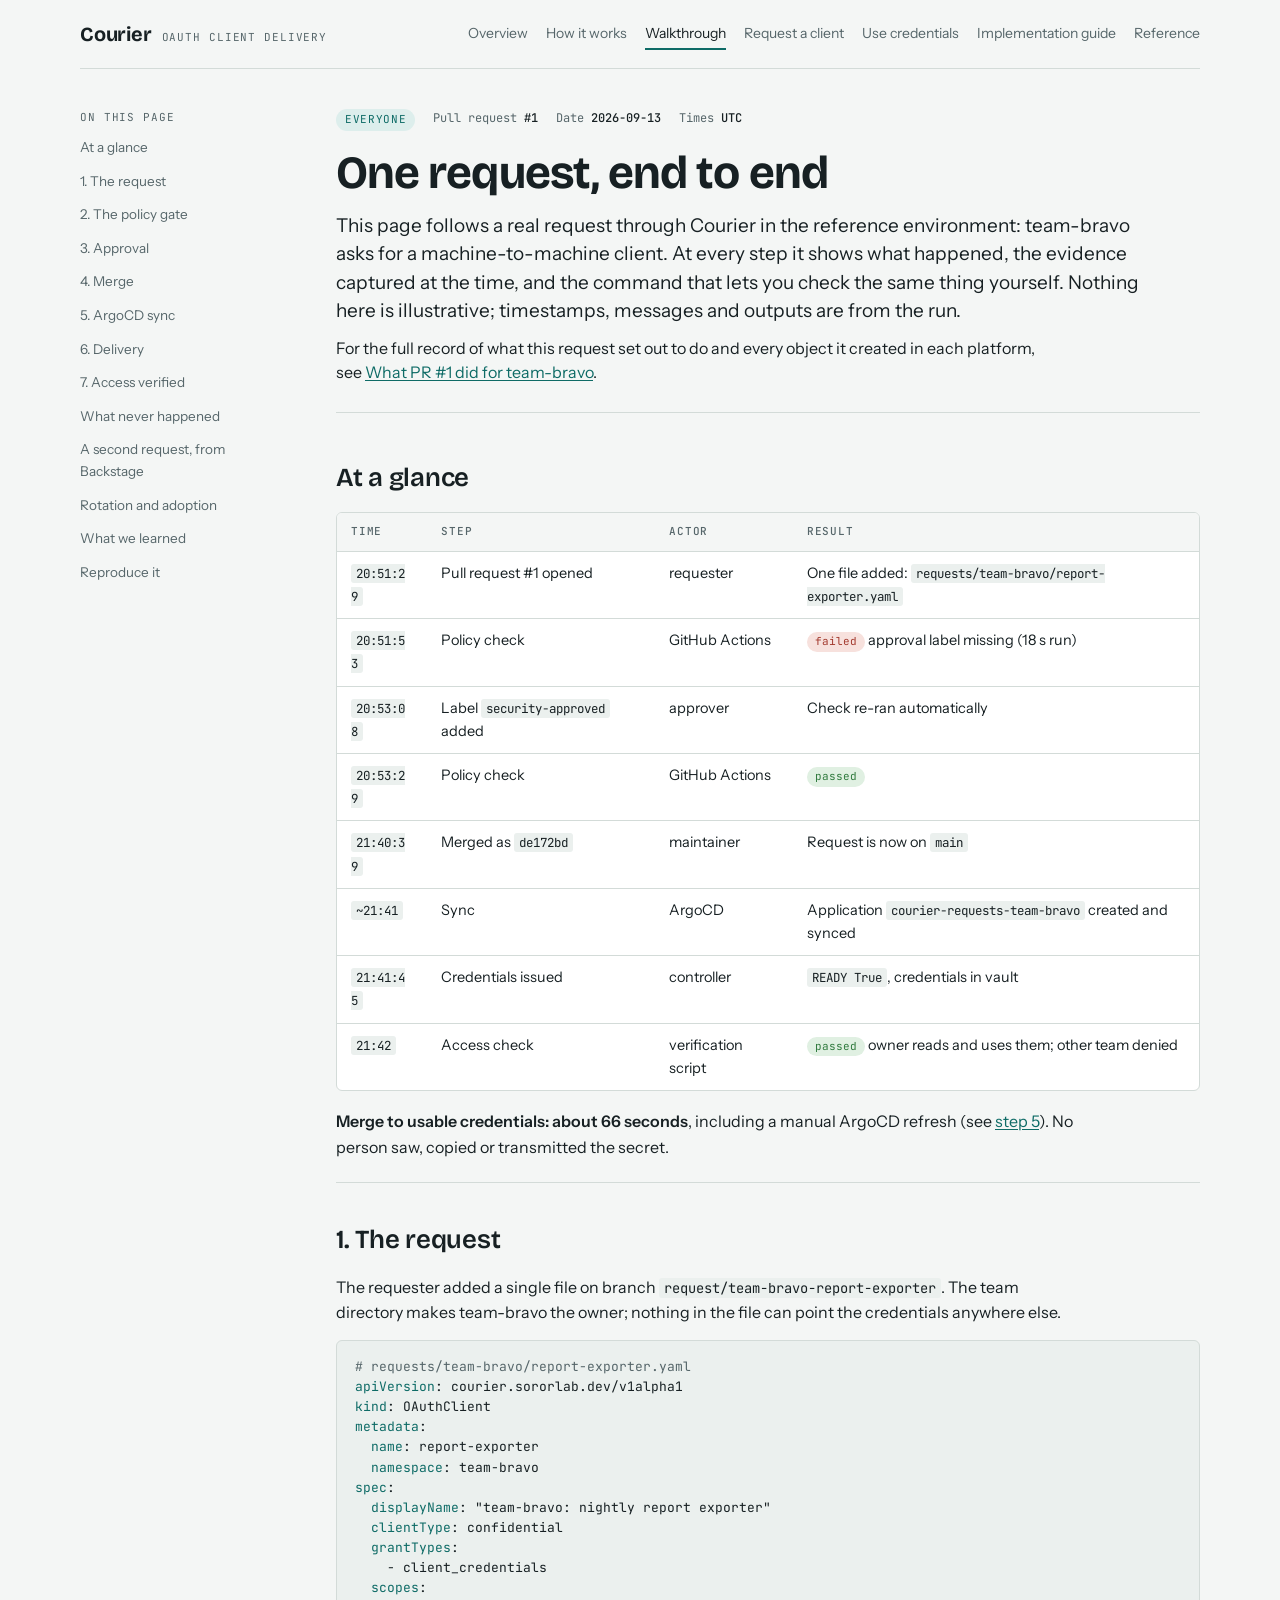
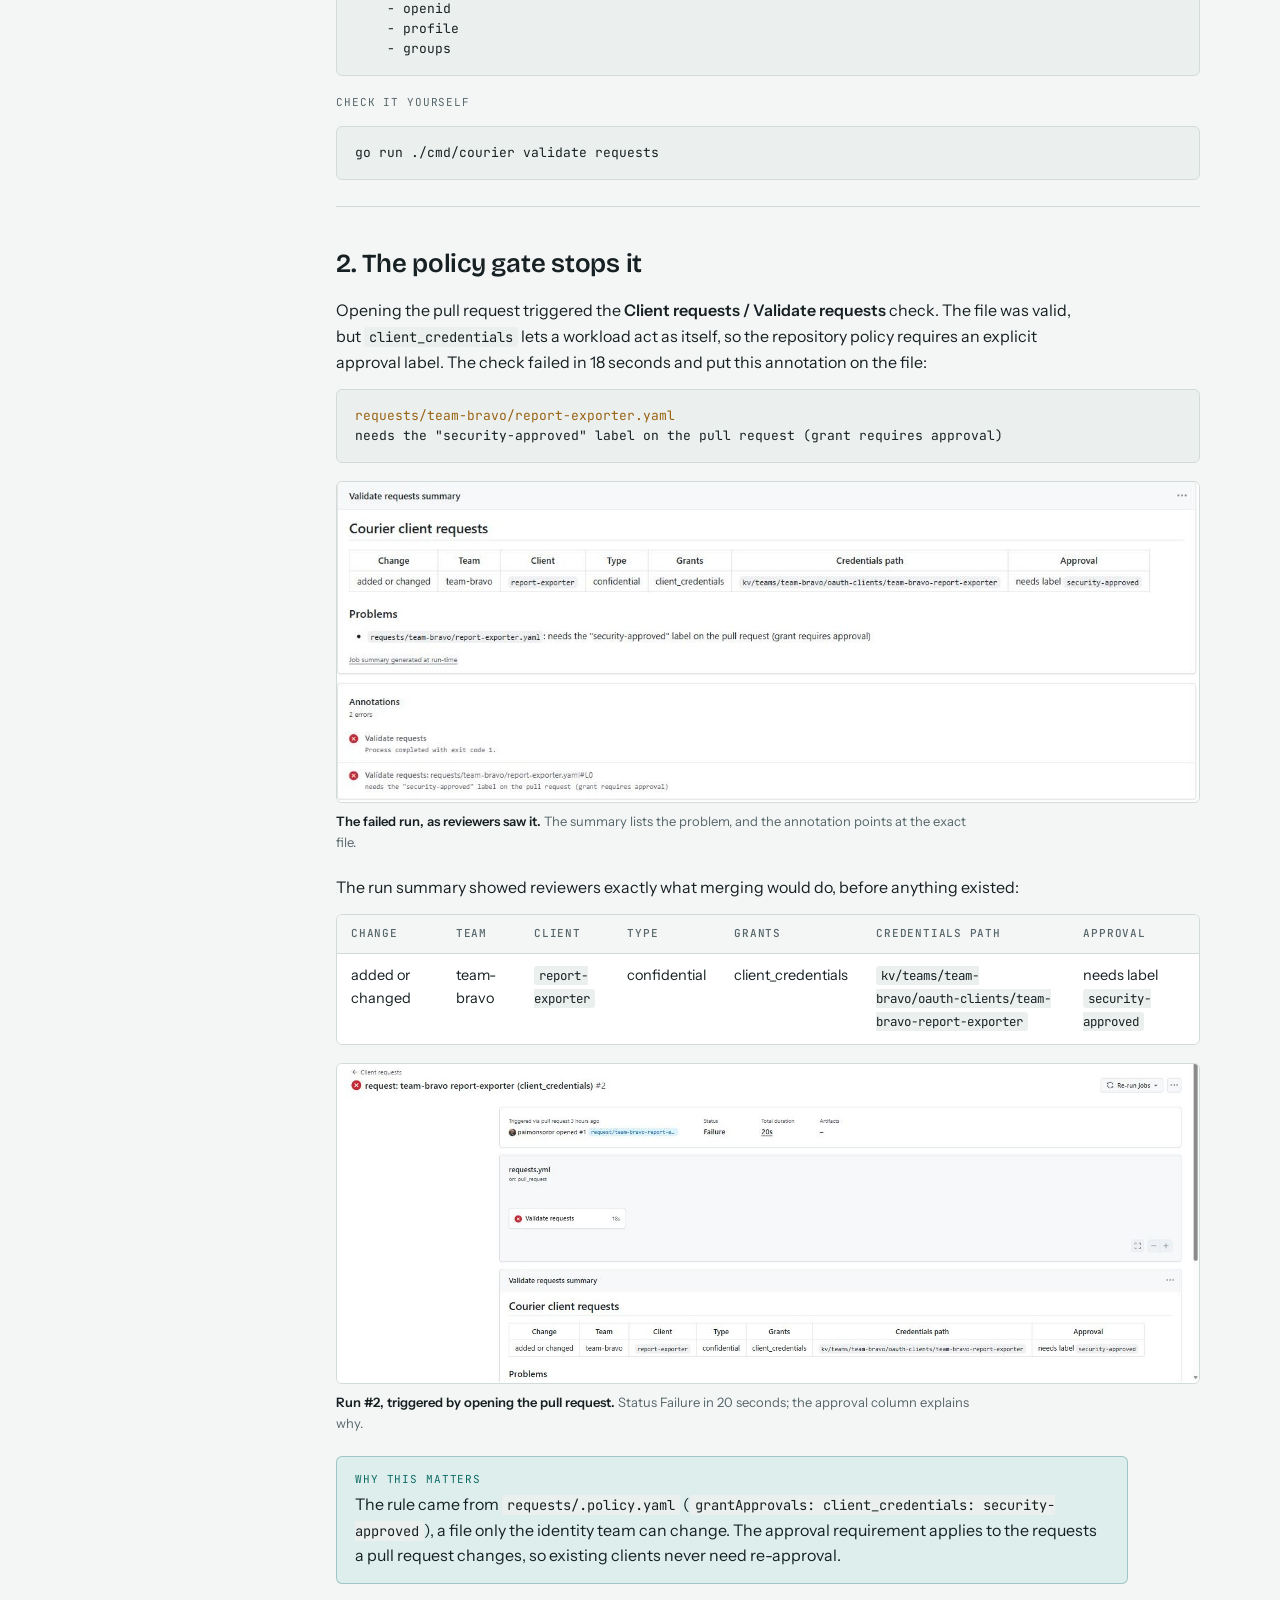
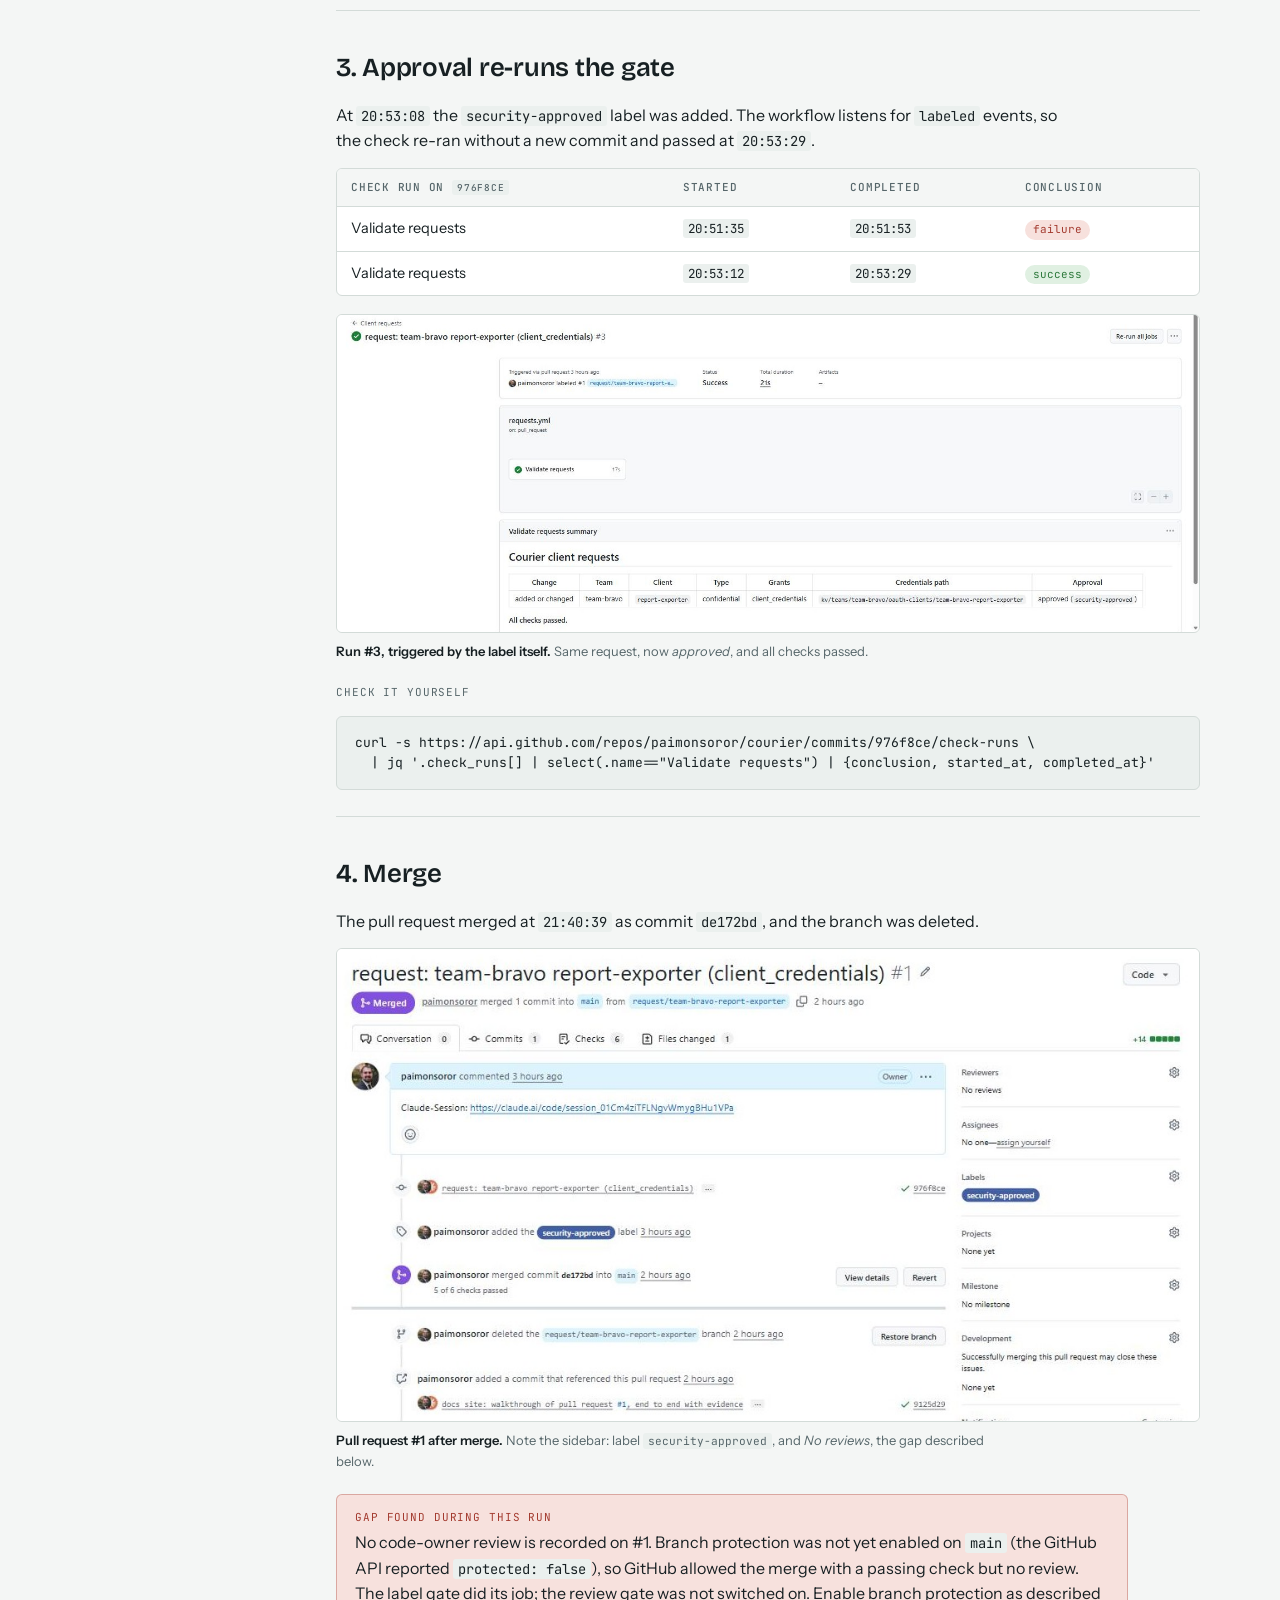
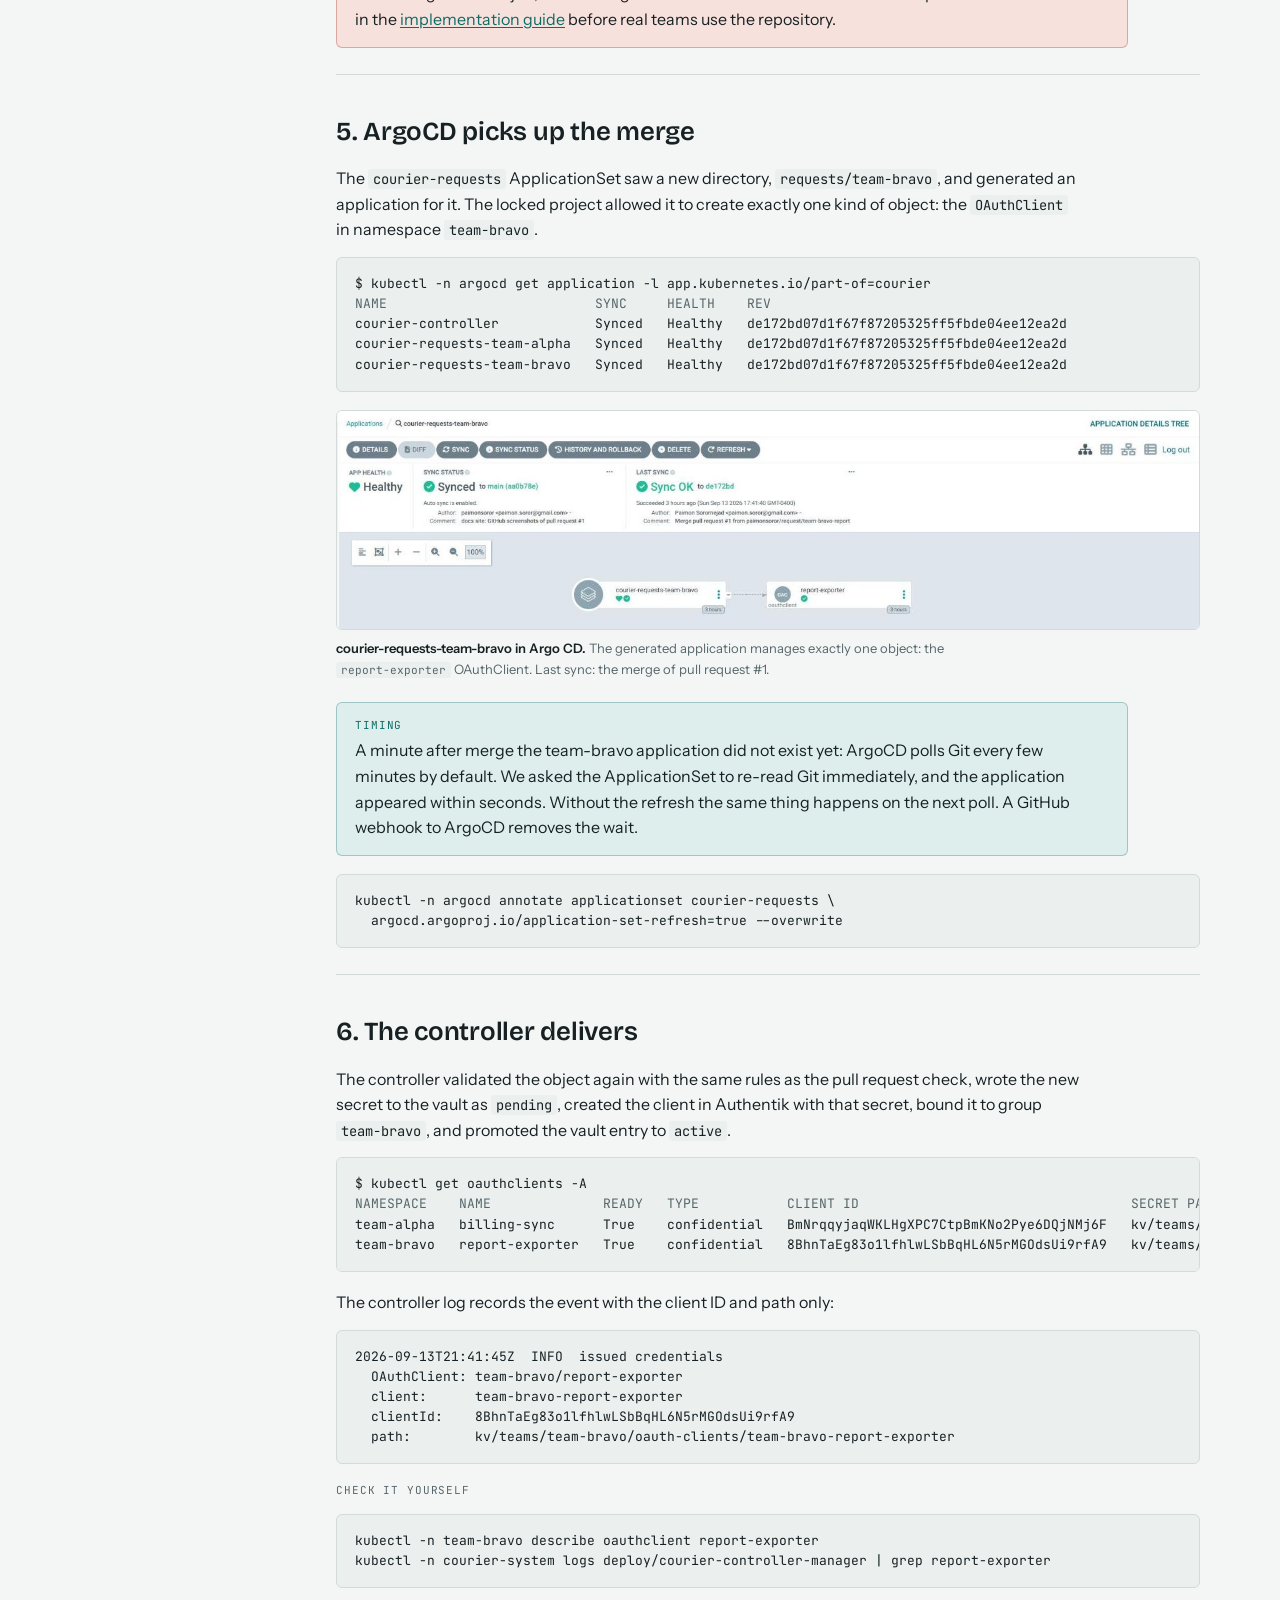
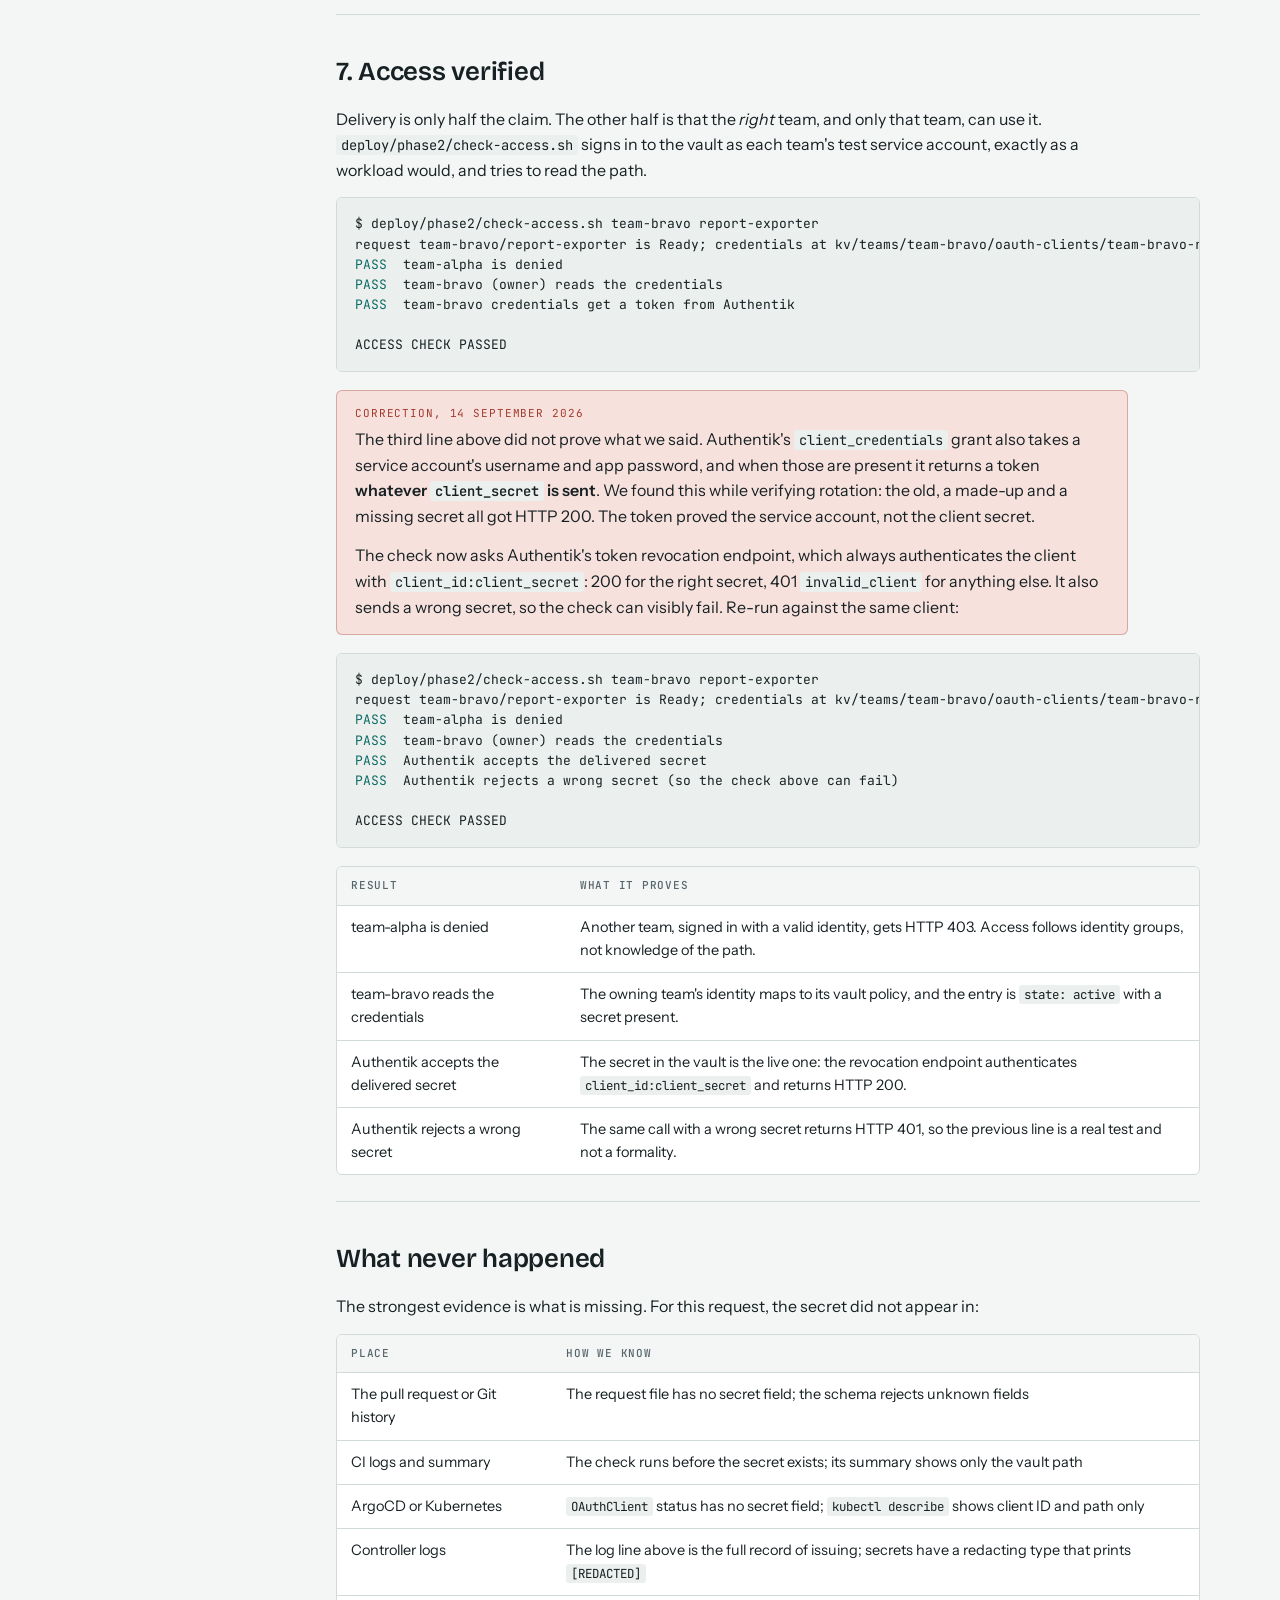
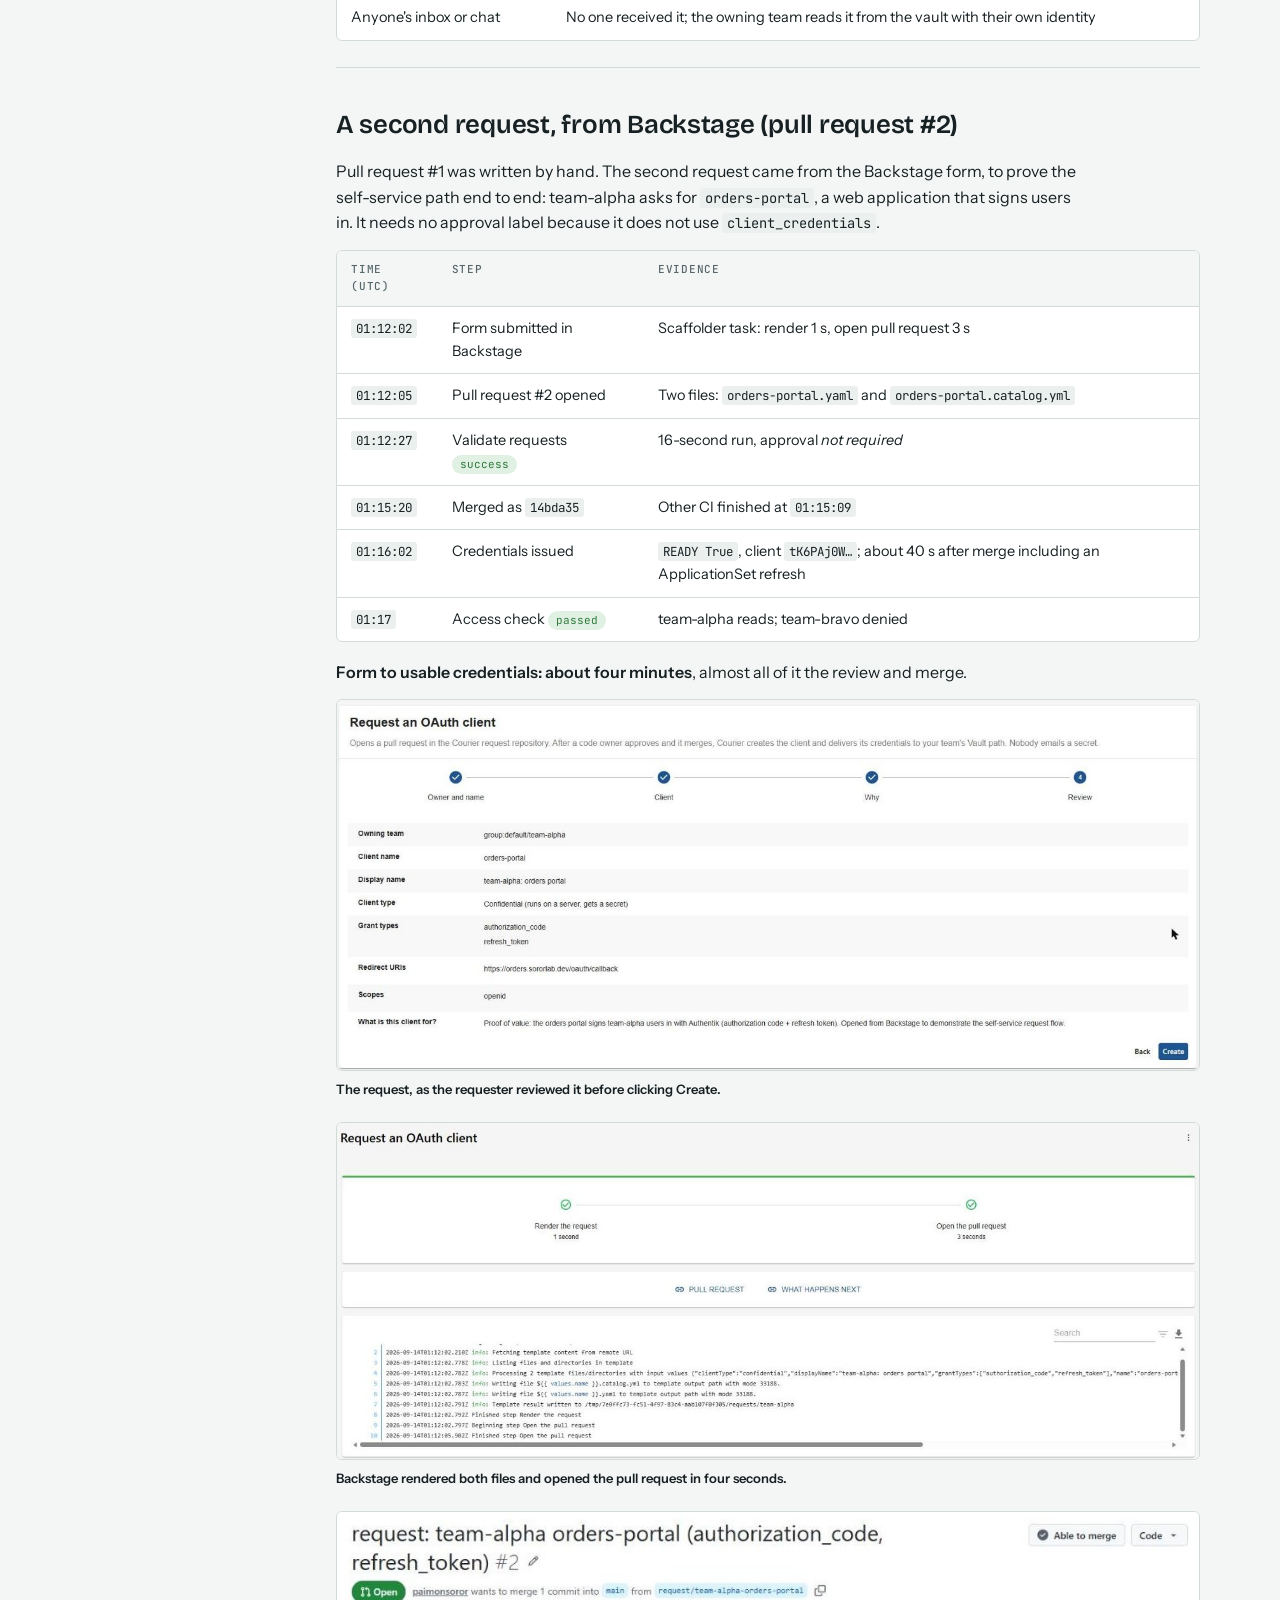
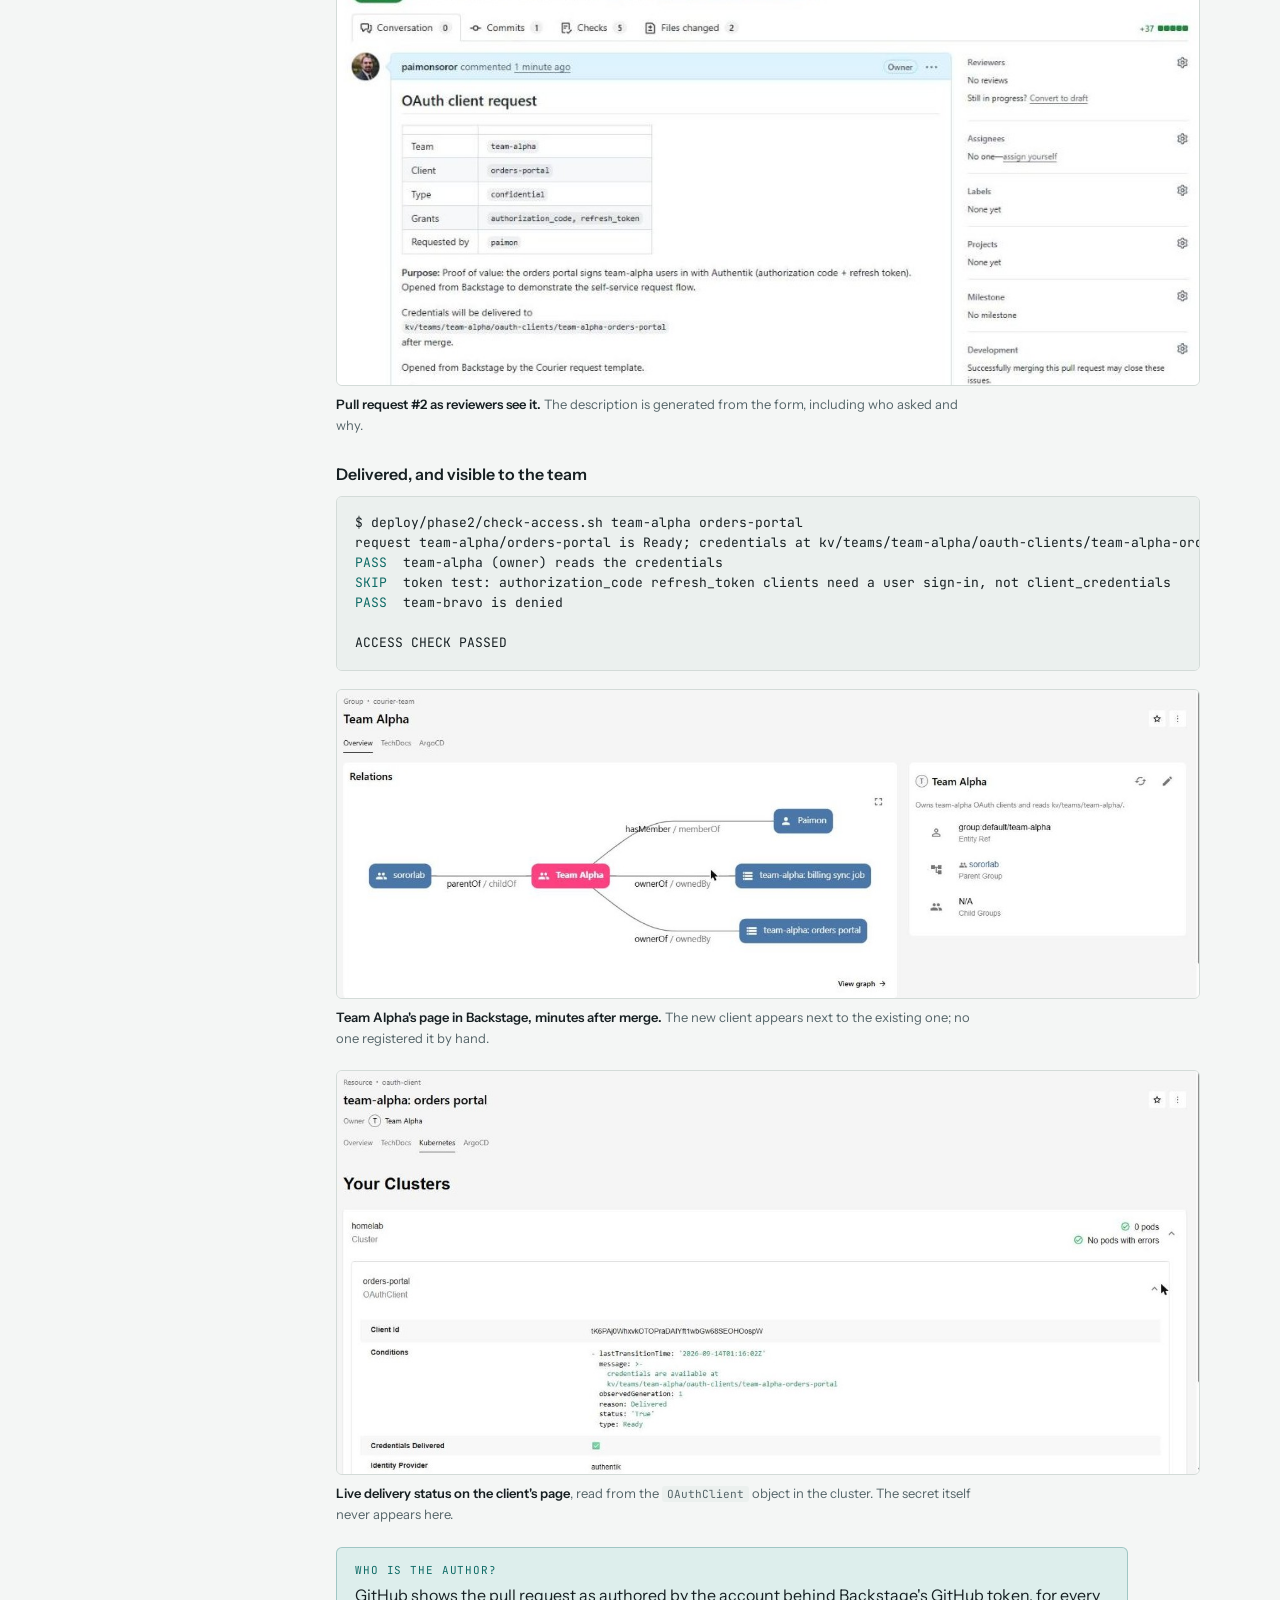
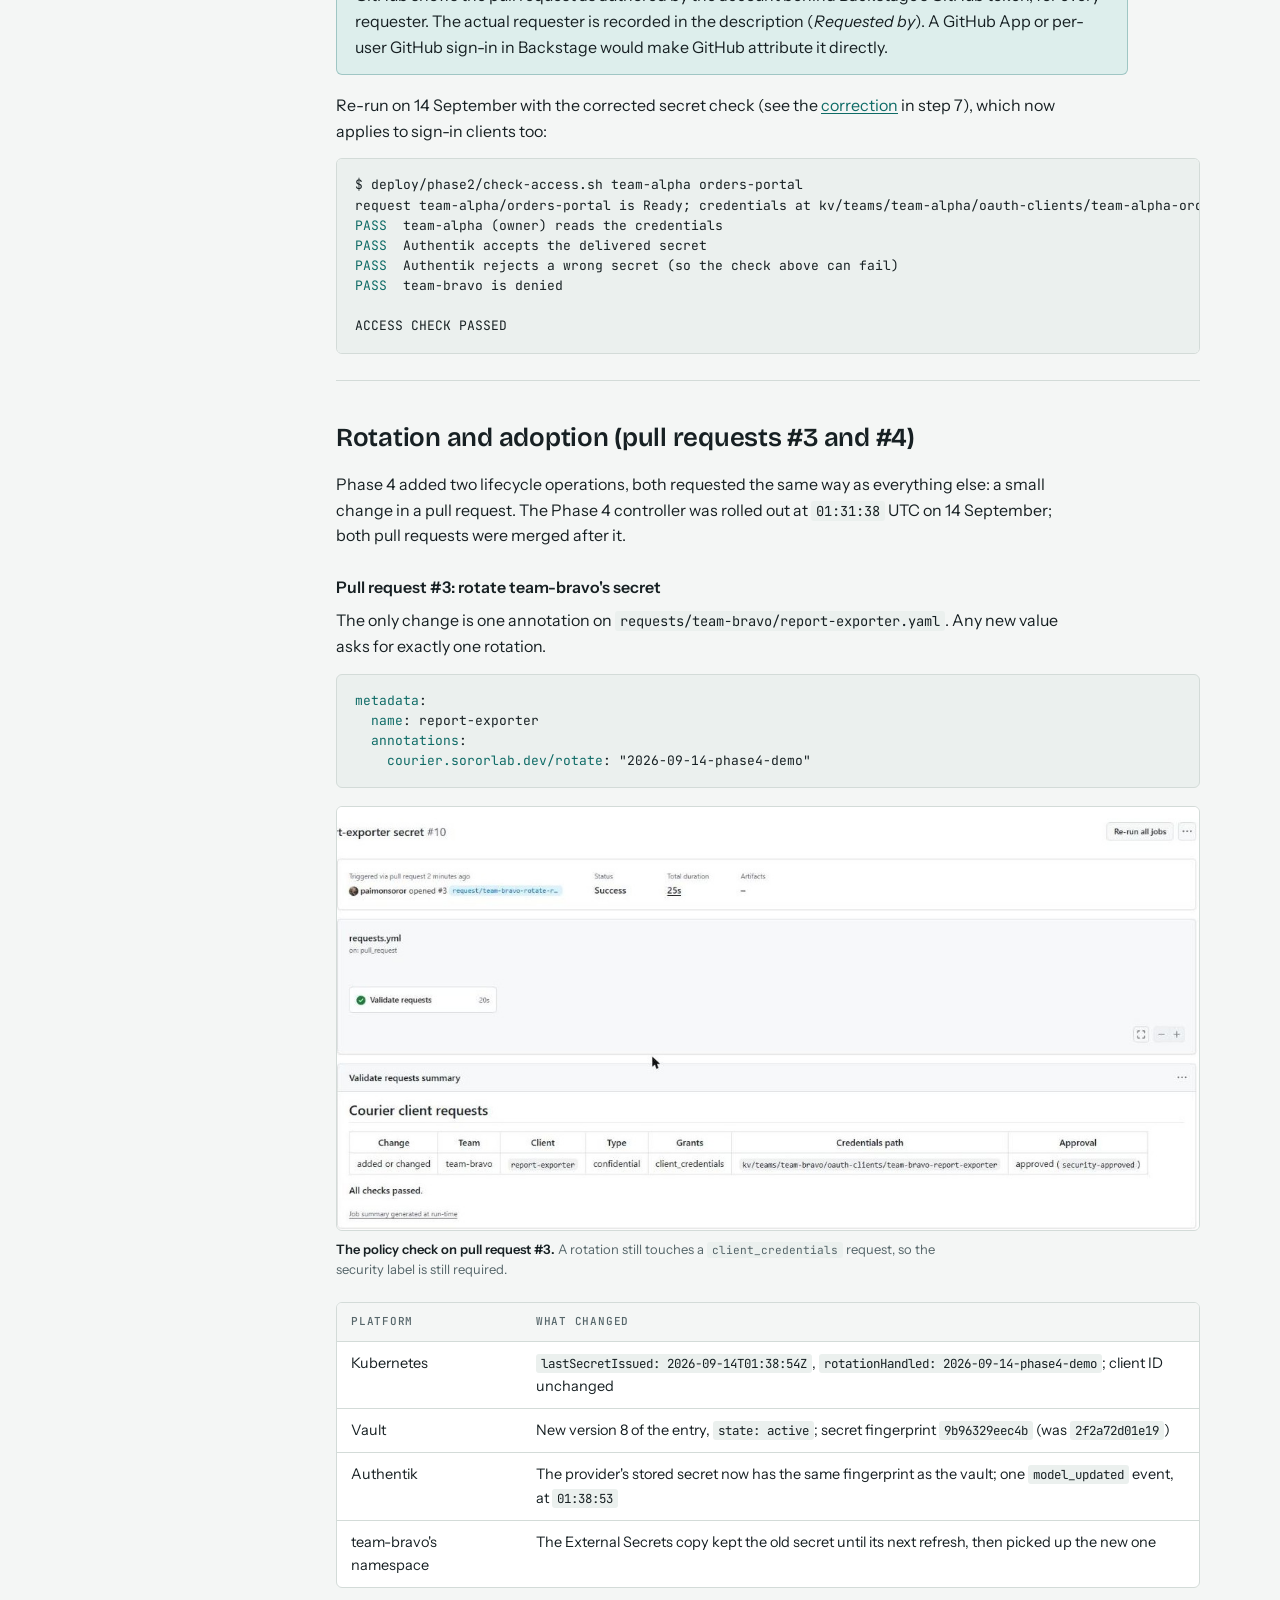
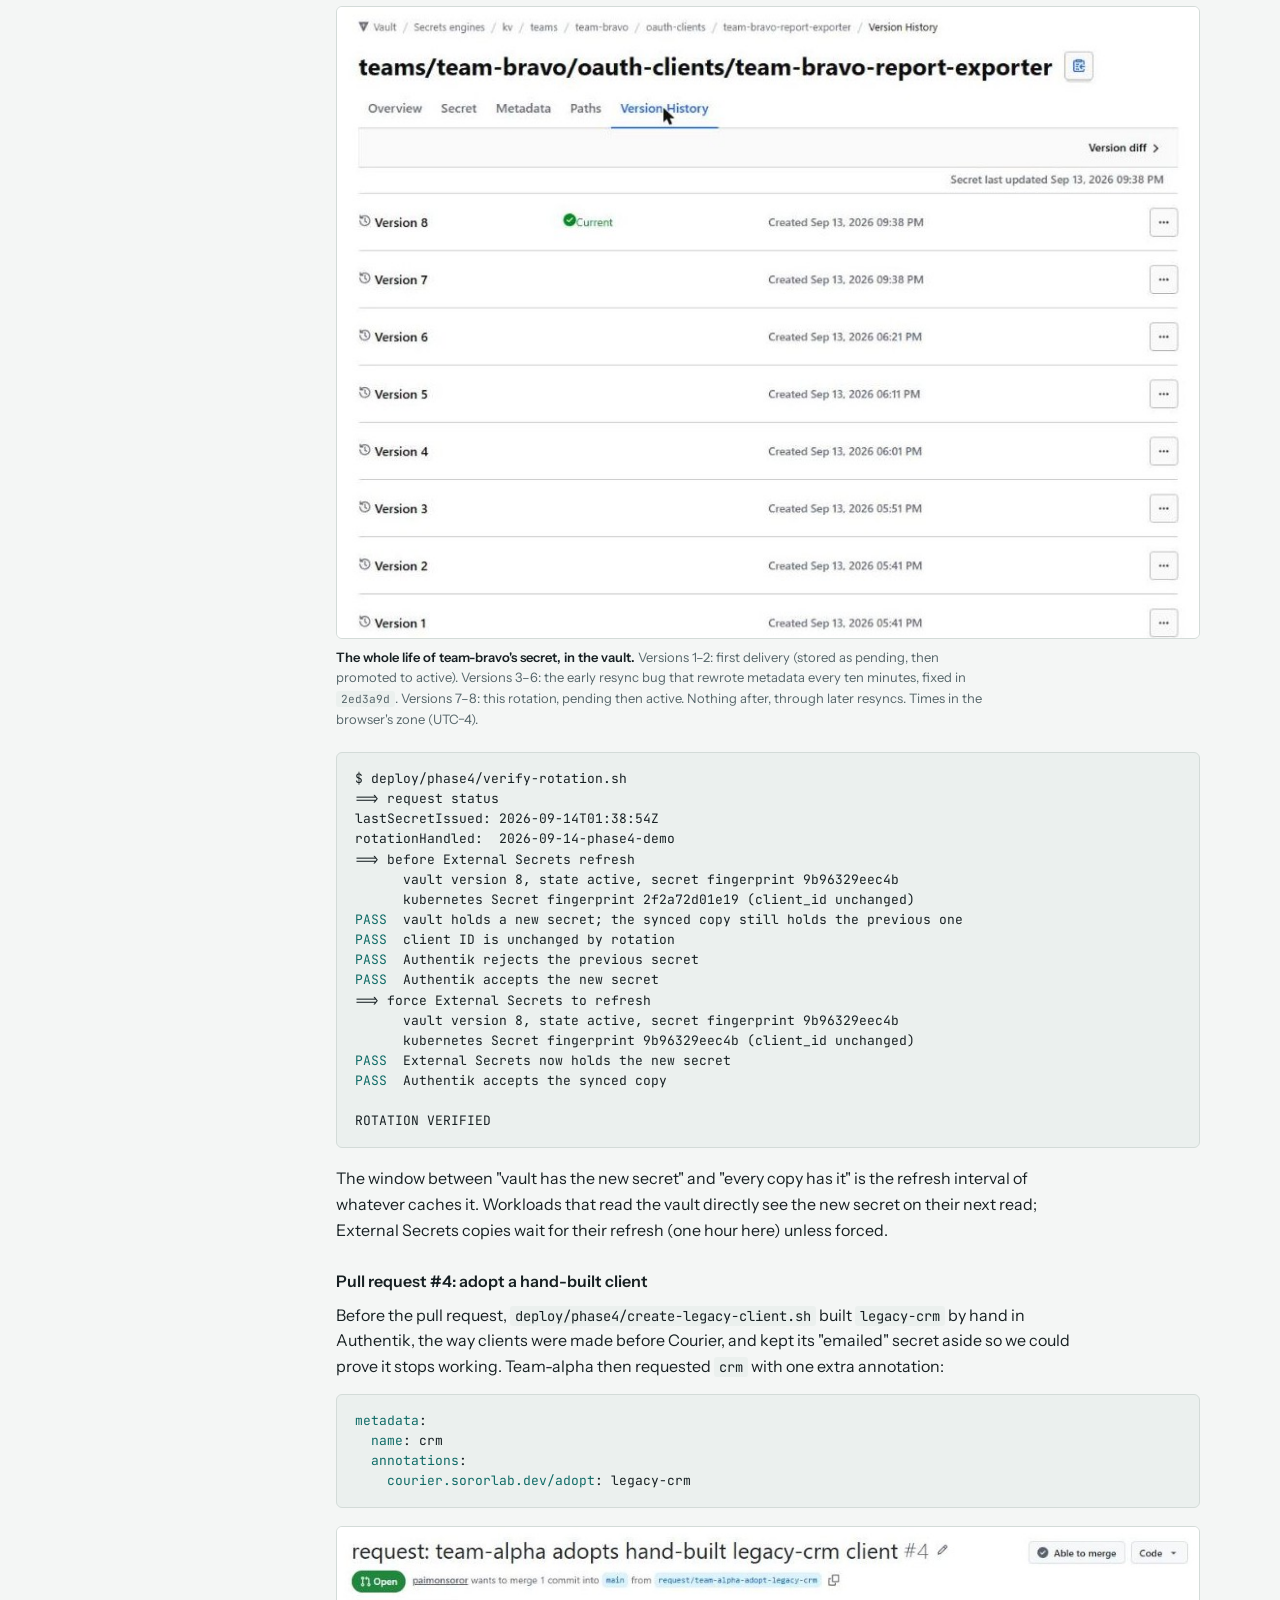
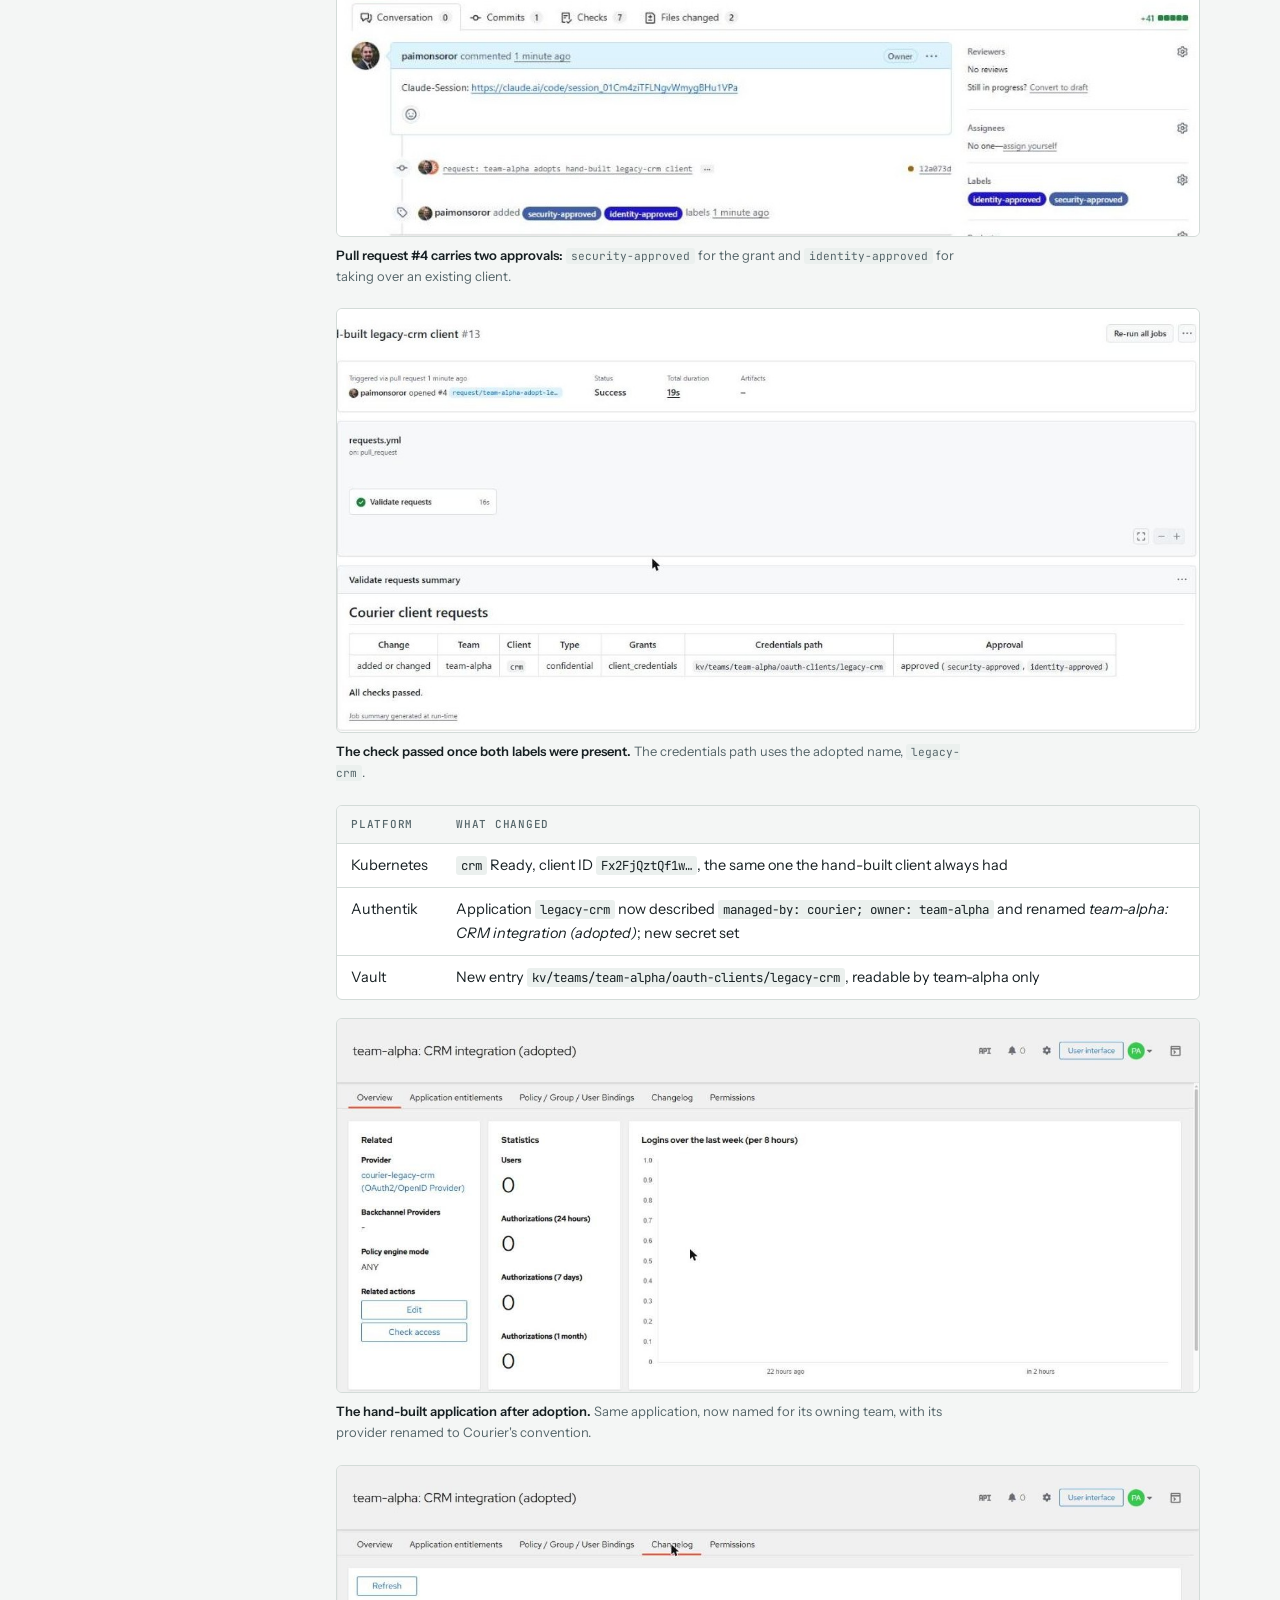
<file: docs/site/walkthrough.html>
<!doctype html>
<html lang="en">
<head>
<meta charset="utf-8">
<meta name="viewport" content="width=device-width, initial-scale=1">
<title>Courier Walkthrough: Pull Request #1</title>
<meta name="description" content="A real request followed end to end: pull request, policy gate, approval label, merge, ArgoCD sync, credential delivery and access verification, with the evidence captured at each step.">
<link rel="preconnect" href="https://fonts.googleapis.com">
<link rel="preconnect" href="https://fonts.gstatic.com" crossorigin>
<link rel="stylesheet" href="https://fonts.googleapis.com/css2?family=Bricolage+Grotesque:opsz,wght@12..96,600;12..96,700&family=Instrument+Sans:ital,wght@0,400;0,500;0,600;1,400&family=JetBrains+Mono:wght@400;500&display=swap">
<link rel="stylesheet" href="assets/courier.css">
</head>
<body>

<header class="site-header">
  <a class="brand" href="index.html">Courier <small>OAuth client delivery</small></a>
  <nav class="site-nav" aria-label="Documentation">
    <a href="index.html">Overview</a>
    <a href="how-it-works.html">How it works</a>
    <a href="walkthrough.html" aria-current="page">Walkthrough</a>
    <a href="request-a-client.html">Request a client</a>
    <a href="use-credentials.html">Use credentials</a>
    <a href="implementation.html">Implementation guide</a>
    <a href="reference.html">Reference</a>
  </nav>
</header>

<div class="shell">
  <nav class="toc" aria-label="On this page">
    <p>On this page</p>
    <ol>
      <li><a href="#glance">At a glance</a></li>
      <li><a href="#request">1. The request</a></li>
      <li><a href="#gate">2. The policy gate</a></li>
      <li><a href="#approval">3. Approval</a></li>
      <li><a href="#merge">4. Merge</a></li>
      <li><a href="#sync">5. ArgoCD sync</a></li>
      <li><a href="#deliver">6. Delivery</a></li>
      <li><a href="#access">7. Access verified</a></li>
      <li><a href="#absent">What never happened</a></li>
      <li><a href="#pr2">A second request, from Backstage</a></li>
      <li><a href="#lifecycle">Rotation and adoption</a></li>
      <li><a href="#learned">What we learned</a></li>
      <li><a href="#reproduce">Reproduce it</a></li>
    </ol>
  </nav>

  <main>
    <header class="doc">
      <div class="meta">
        <span class="audience">Everyone</span>
        <span>Pull request <b>#1</b></span>
        <span>Date <b>2026-09-13</b></span>
        <span>Times <b>UTC</b></span>
      </div>
      <h1>One request, end to end</h1>
      <p class="lede">This page follows a real request through Courier in the reference environment: team-bravo asks for a machine-to-machine client. At every step it shows what happened, the evidence captured at the time, and the command that lets you check the same thing yourself. Nothing here is illustrative; timestamps, messages and outputs are from the run.</p>
      <p class="lede" style="font-size:16px;margin-top:10px">For the full record of what this request set out to do and every object it created in each platform, see <a href="case-study-team-bravo.html">What PR #1 did for team-bravo</a>.</p>
    </header>

    <section id="glance">
      <h2>At a glance</h2>
      <div class="table-wrap">
        <table>
          <thead><tr><th>Time</th><th>Step</th><th>Actor</th><th>Result</th></tr></thead>
          <tbody>
            <tr><td><code>20:51:29</code></td><td>Pull request #1 opened</td><td>requester</td><td>One file added: <code>requests/team-bravo/report-exporter.yaml</code></td></tr>
            <tr><td><code>20:51:53</code></td><td>Policy check</td><td>GitHub Actions</td><td><span class="pill p-bad">failed</span> approval label missing (18 s run)</td></tr>
            <tr><td><code>20:53:08</code></td><td>Label <code>security-approved</code> added</td><td>approver</td><td>Check re-ran automatically</td></tr>
            <tr><td><code>20:53:29</code></td><td>Policy check</td><td>GitHub Actions</td><td><span class="pill p-good">passed</span></td></tr>
            <tr><td><code>21:40:39</code></td><td>Merged as <code>de172bd</code></td><td>maintainer</td><td>Request is now on <code>main</code></td></tr>
            <tr><td><code>~21:41</code></td><td>Sync</td><td>ArgoCD</td><td>Application <code>courier-requests-team-bravo</code> created and synced</td></tr>
            <tr><td><code>21:41:45</code></td><td>Credentials issued</td><td>controller</td><td><code>READY True</code>, credentials in vault</td></tr>
            <tr><td><code>21:42</code></td><td>Access check</td><td>verification script</td><td><span class="pill p-good">passed</span> owner reads and uses them; other team denied</td></tr>
          </tbody>
        </table>
      </div>
      <p><strong>Merge to usable credentials: about 66 seconds</strong>, including a manual ArgoCD refresh (see <a href="#sync">step 5</a>). No person saw, copied or transmitted the secret.</p>
    </section>

    <section id="request">
      <h2>1. The request</h2>
      <p>The requester added a single file on branch <code>request/team-bravo-report-exporter</code>. The team directory makes team-bravo the owner; nothing in the file can point the credentials anywhere else.</p>
<pre><code><span class="c"># requests/team-bravo/report-exporter.yaml</span>
<span class="k">apiVersion</span>: courier.sororlab.dev/v1alpha1
<span class="k">kind</span>: OAuthClient
<span class="k">metadata</span>:
  <span class="k">name</span>: report-exporter
  <span class="k">namespace</span>: team-bravo
<span class="k">spec</span>:
  <span class="k">displayName</span>: "team-bravo: nightly report exporter"
  <span class="k">clientType</span>: confidential
  <span class="k">grantTypes</span>:
    - client_credentials
  <span class="k">scopes</span>:
    - openid
    - profile
    - groups</code></pre>
      <p class="label">Check it yourself</p>
<pre><code>go run ./cmd/courier validate requests</code></pre>
    </section>

    <section id="gate">
      <h2>2. The policy gate stops it</h2>
      <p>Opening the pull request triggered the <strong>Client requests / Validate requests</strong> check. The file was valid, but <code>client_credentials</code> lets a workload act as itself, so the repository policy requires an explicit approval label. The check failed in 18 seconds and put this annotation on the file:</p>
<pre><code><span class="s">requests/team-bravo/report-exporter.yaml</span>
needs the "security-approved" label on the pull request (grant requires approval)</code></pre>
      <figure class="shot">
        <img src="assets/screenshots/pr1-check-failed-problems.jpg" alt="GitHub Actions run summary for the failed check: the Courier client requests table, a Problems list saying the request needs the security-approved label, and two error annotations" loading="lazy">
        <figcaption><b>The failed run, as reviewers saw it.</b> The summary lists the problem, and the annotation points at the exact file.</figcaption>
      </figure>
      <p>The run summary showed reviewers exactly what merging would do, before anything existed:</p>
      <div class="table-wrap">
        <table>
          <thead><tr><th>Change</th><th>Team</th><th>Client</th><th>Type</th><th>Grants</th><th>Credentials path</th><th>Approval</th></tr></thead>
          <tbody>
            <tr><td>added or changed</td><td>team-bravo</td><td><code>report-exporter</code></td><td>confidential</td><td>client_credentials</td><td><code>kv/teams/team-bravo/oauth-clients/team-bravo-report-exporter</code></td><td>needs label <code>security-approved</code></td></tr>
          </tbody>
        </table>
      </div>
      <figure class="shot">
        <img src="assets/screenshots/pr1-check-failed-label.jpg" alt="GitHub Actions run #2 for pull request #1 with status Failure, the Validate requests job, and the Courier client requests summary table showing the approval column as needs label security-approved" loading="lazy">
        <figcaption><b>Run #2, triggered by opening the pull request.</b> Status Failure in 20 seconds; the approval column explains why.</figcaption>
      </figure>
      <div class="callout">
        <span class="label">Why this matters</span>
        <p>The rule came from <code>requests/.policy.yaml</code> (<code>grantApprovals: client_credentials: security-approved</code>), a file only the identity team can change. The approval requirement applies to the requests a pull request changes, so existing clients never need re-approval.</p>
      </div>
    </section>

    <section id="approval">
      <h2>3. Approval re-runs the gate</h2>
      <p>At <code>20:53:08</code> the <code>security-approved</code> label was added. The workflow listens for <code>labeled</code> events, so the check re-ran without a new commit and passed at <code>20:53:29</code>.</p>
      <div class="table-wrap">
        <table>
          <thead><tr><th>Check run on <code>976f8ce</code></th><th>Started</th><th>Completed</th><th>Conclusion</th></tr></thead>
          <tbody>
            <tr><td>Validate requests</td><td><code>20:51:35</code></td><td><code>20:51:53</code></td><td><span class="pill p-bad">failure</span></td></tr>
            <tr><td>Validate requests</td><td><code>20:53:12</code></td><td><code>20:53:29</code></td><td><span class="pill p-good">success</span></td></tr>
          </tbody>
        </table>
      </div>
      <figure class="shot">
        <img src="assets/screenshots/pr1-check-passed.jpg" alt="GitHub Actions run #3 triggered by labeling pull request #1, status Success, with the summary table approval column reading approved security-approved and the text All checks passed" loading="lazy">
        <figcaption><b>Run #3, triggered by the label itself.</b> Same request, now <em>approved</em>, and all checks passed.</figcaption>
      </figure>
      <p class="label">Check it yourself</p>
<pre><code>curl -s https://api.github.com/repos/paimonsoror/courier/commits/976f8ce/check-runs \
  | jq '.check_runs[] | select(.name=="Validate requests") | {conclusion, started_at, completed_at}'</code></pre>
    </section>

    <section id="merge">
      <h2>4. Merge</h2>
      <p>The pull request merged at <code>21:40:39</code> as commit <code>de172bd</code>, and the branch was deleted.</p>
      <figure class="shot">
        <img src="assets/screenshots/pr1-conversation.jpg" alt="Pull request #1 conversation: merged, one commit, the security-approved label added, the merge commit de172bd, the branch deleted, and no reviews in the sidebar" loading="lazy">
        <figcaption><b>Pull request #1 after merge.</b> Note the sidebar: label <code>security-approved</code>, and <em>No reviews</em>, the gap described below.</figcaption>
      </figure>
      <div class="callout warn">
        <span class="label">Gap found during this run</span>
        <p>No code-owner review is recorded on #1. Branch protection was not yet enabled on <code>main</code> (the GitHub API reported <code>protected: false</code>), so GitHub allowed the merge with a passing check but no review. The label gate did its job; the review gate was not switched on. Enable branch protection as described in the <a href="implementation.html#gitops">implementation guide</a> before real teams use the repository.</p>
      </div>
    </section>

    <section id="sync">
      <h2>5. ArgoCD picks up the merge</h2>
      <p>The <code>courier-requests</code> ApplicationSet saw a new directory, <code>requests/team-bravo</code>, and generated an application for it. The locked project allowed it to create exactly one kind of object: the <code>OAuthClient</code> in namespace <code>team-bravo</code>.</p>
<pre><code>$ kubectl -n argocd get application -l app.kubernetes.io/part-of=courier
<span class="c">NAME                          SYNC     HEALTH    REV</span>
courier-controller            Synced   Healthy   de172bd07d1f67f87205325ff5fbde04ee12ea2d
courier-requests-team-alpha   Synced   Healthy   de172bd07d1f67f87205325ff5fbde04ee12ea2d
courier-requests-team-bravo   Synced   Healthy   de172bd07d1f67f87205325ff5fbde04ee12ea2d</code></pre>
      <figure class="shot">
        <img src="assets/screenshots/argocd-team-bravo-tree.jpg" alt="Argo CD application courier-requests-team-bravo: Healthy, Synced, last sync OK to de172bd from the pull request #1 merge, managing a single OAuthClient named report-exporter" loading="lazy">
        <figcaption><b>courier-requests-team-bravo in Argo CD.</b> The generated application manages exactly one object: the <code>report-exporter</code> OAuthClient. Last sync: the merge of pull request #1.</figcaption>
      </figure>
      <div class="callout">
        <span class="label">Timing</span>
        <p>A minute after merge the team-bravo application did not exist yet: ArgoCD polls Git every few minutes by default. We asked the ApplicationSet to re-read Git immediately, and the application appeared within seconds. Without the refresh the same thing happens on the next poll. A GitHub webhook to ArgoCD removes the wait.</p>
      </div>
<pre><code>kubectl -n argocd annotate applicationset courier-requests \
  argocd.argoproj.io/application-set-refresh=true --overwrite</code></pre>
    </section>

    <section id="deliver">
      <h2>6. The controller delivers</h2>
      <p>The controller validated the object again with the same rules as the pull request check, wrote the new secret to the vault as <code>pending</code>, created the client in Authentik with that secret, bound it to group <code>team-bravo</code>, and promoted the vault entry to <code>active</code>.</p>
<pre><code>$ kubectl get oauthclients -A
<span class="c">NAMESPACE    NAME              READY   TYPE           CLIENT ID                                  SECRET PATH</span>
team-alpha   billing-sync      True    confidential   BmNrqqyjaqWKLHgXPC7CtpBmKNo2Pye6DQjNMj6F   kv/teams/team-alpha/oauth-clients/team-alpha-billing-sync
team-bravo   report-exporter   True    confidential   8BhnTaEg83o1lfhlwLSbBqHL6N5rMGOdsUi9rfA9   kv/teams/team-bravo/oauth-clients/team-bravo-report-exporter</code></pre>
      <p>The controller log records the event with the client ID and path only:</p>
<pre><code>2026-09-13T21:41:45Z  INFO  issued credentials
  OAuthClient: team-bravo/report-exporter
  client:      team-bravo-report-exporter
  clientId:    8BhnTaEg83o1lfhlwLSbBqHL6N5rMGOdsUi9rfA9
  path:        kv/teams/team-bravo/oauth-clients/team-bravo-report-exporter</code></pre>
      <p class="label">Check it yourself</p>
<pre><code>kubectl -n team-bravo describe oauthclient report-exporter
kubectl -n courier-system logs deploy/courier-controller-manager | grep report-exporter</code></pre>
    </section>

    <section id="access">
      <h2>7. Access verified</h2>
      <p>Delivery is only half the claim. The other half is that the <em>right</em> team, and only that team, can use it. <code>deploy/phase2/check-access.sh</code> signs in to the vault as each team's test service account, exactly as a workload would, and tries to read the path.</p>
<pre><code>$ deploy/phase2/check-access.sh team-bravo report-exporter
request team-bravo/report-exporter is Ready; credentials at kv/teams/team-bravo/oauth-clients/team-bravo-report-exporter
<span class="k">PASS</span>  team-alpha is denied
<span class="k">PASS</span>  team-bravo (owner) reads the credentials
<span class="k">PASS</span>  team-bravo credentials get a token from Authentik

ACCESS CHECK PASSED</code></pre>
      <div class="callout warn">
        <span class="label">Correction, 14 September 2026</span>
        <p>The third line above did not prove what we said. Authentik's <code>client_credentials</code> grant also takes a service account's username and app password, and when those are present it returns a token <strong>whatever <code>client_secret</code> is sent</strong>. We found this while verifying rotation: the old, a made-up and a missing secret all got HTTP 200. The token proved the service account, not the client secret.</p>
        <p>The check now asks Authentik's token revocation endpoint, which always authenticates the client with <code>client_id:client_secret</code>: 200 for the right secret, 401 <code>invalid_client</code> for anything else. It also sends a wrong secret, so the check can visibly fail. Re-run against the same client:</p>
      </div>
<pre><code>$ deploy/phase2/check-access.sh team-bravo report-exporter
request team-bravo/report-exporter is Ready; credentials at kv/teams/team-bravo/oauth-clients/team-bravo-report-exporter
<span class="k">PASS</span>  team-alpha is denied
<span class="k">PASS</span>  team-bravo (owner) reads the credentials
<span class="k">PASS</span>  Authentik accepts the delivered secret
<span class="k">PASS</span>  Authentik rejects a wrong secret (so the check above can fail)

ACCESS CHECK PASSED</code></pre>
      <div class="table-wrap">
        <table>
          <thead><tr><th>Result</th><th>What it proves</th></tr></thead>
          <tbody>
            <tr><td>team-alpha is denied</td><td>Another team, signed in with a valid identity, gets HTTP 403. Access follows identity groups, not knowledge of the path.</td></tr>
            <tr><td>team-bravo reads the credentials</td><td>The owning team's identity maps to its vault policy, and the entry is <code>state: active</code> with a secret present.</td></tr>
            <tr><td>Authentik accepts the delivered secret</td><td>The secret in the vault is the live one: the revocation endpoint authenticates <code>client_id:client_secret</code> and returns HTTP 200.</td></tr>
            <tr><td>Authentik rejects a wrong secret</td><td>The same call with a wrong secret returns HTTP 401, so the previous line is a real test and not a formality.</td></tr>
          </tbody>
        </table>
      </div>
    </section>

    <section id="absent">
      <h2>What never happened</h2>
      <p>The strongest evidence is what is missing. For this request, the secret did not appear in:</p>
      <div class="table-wrap">
        <table>
          <thead><tr><th>Place</th><th>How we know</th></tr></thead>
          <tbody>
            <tr><td>The pull request or Git history</td><td>The request file has no secret field; the schema rejects unknown fields</td></tr>
            <tr><td>CI logs and summary</td><td>The check runs before the secret exists; its summary shows only the vault path</td></tr>
            <tr><td>ArgoCD or Kubernetes</td><td><code>OAuthClient</code> status has no secret field; <code>kubectl describe</code> shows client ID and path only</td></tr>
            <tr><td>Controller logs</td><td>The log line above is the full record of issuing; secrets have a redacting type that prints <code>[REDACTED]</code></td></tr>
            <tr><td>Anyone's inbox or chat</td><td>No one received it; the owning team reads it from the vault with their own identity</td></tr>
          </tbody>
        </table>
      </div>
    </section>

    <section id="pr2">
      <h2>A second request, from Backstage (pull request #2)</h2>
      <p>Pull request #1 was written by hand. The second request came from the Backstage form, to prove the self-service path end to end: team-alpha asks for <code>orders-portal</code>, a web application that signs users in. It needs no approval label because it does not use <code>client_credentials</code>.</p>
      <div class="table-wrap">
        <table>
          <thead><tr><th>Time (UTC)</th><th>Step</th><th>Evidence</th></tr></thead>
          <tbody>
            <tr><td><code>01:12:02</code></td><td>Form submitted in Backstage</td><td>Scaffolder task: render 1 s, open pull request 3 s</td></tr>
            <tr><td><code>01:12:05</code></td><td>Pull request #2 opened</td><td>Two files: <code>orders-portal.yaml</code> and <code>orders-portal.catalog.yml</code></td></tr>
            <tr><td><code>01:12:27</code></td><td>Validate requests <span class="pill p-good">success</span></td><td>16-second run, approval <em>not required</em></td></tr>
            <tr><td><code>01:15:20</code></td><td>Merged as <code>14bda35</code></td><td>Other CI finished at <code>01:15:09</code></td></tr>
            <tr><td><code>01:16:02</code></td><td>Credentials issued</td><td><code>READY True</code>, client <code>tK6PAj0W…</code>; about 40 s after merge including an ApplicationSet refresh</td></tr>
            <tr><td><code>01:17</code></td><td>Access check <span class="pill p-good">passed</span></td><td>team-alpha reads; team-bravo denied</td></tr>
          </tbody>
        </table>
      </div>
      <p><strong>Form to usable credentials: about four minutes</strong>, almost all of it the review and merge.</p>

      <figure class="shot">
        <img src="assets/screenshots/backstage-form-review.jpg" alt="Backstage Request an OAuth client form, Review step: owning team group:default/team-alpha, client name orders-portal, display name team-alpha orders portal, confidential client type, grant types authorization_code and refresh_token, redirect URI https://orders.sororlab.dev/oauth/callback, scope openid, and the purpose text" loading="lazy">
        <figcaption><b>The request, as the requester reviewed it before clicking Create.</b></figcaption>
      </figure>
      <figure class="shot">
        <img src="assets/screenshots/backstage-task-done.jpg" alt="Backstage scaffolder task for Request an OAuth client: Render the request completed in 1 second, Open the pull request completed in 3 seconds, with Pull request and What happens next links and the task log" loading="lazy">
        <figcaption><b>Backstage rendered both files and opened the pull request in four seconds.</b></figcaption>
      </figure>
      <figure class="shot">
        <img src="assets/screenshots/pr2-from-backstage.jpg" alt="GitHub pull request #2, request team-alpha orders-portal (authorization_code, refresh_token), with the generated description table showing team, client, type, grants and requested by paimon, the purpose and the vault path" loading="lazy">
        <figcaption><b>Pull request #2 as reviewers see it.</b> The description is generated from the form, including who asked and why.</figcaption>
      </figure>

      <h3>Delivered, and visible to the team</h3>
<pre><code>$ deploy/phase2/check-access.sh team-alpha orders-portal
request team-alpha/orders-portal is Ready; credentials at kv/teams/team-alpha/oauth-clients/team-alpha-orders-portal
<span class="k">PASS</span>  team-alpha (owner) reads the credentials
<span class="k">SKIP</span>  token test: authorization_code refresh_token clients need a user sign-in, not client_credentials
<span class="k">PASS</span>  team-bravo is denied

ACCESS CHECK PASSED</code></pre>
      <figure class="shot">
        <img src="assets/screenshots/backstage-group-team-alpha.jpg" alt="Backstage group page for Team Alpha: relations graph showing parent sororlab, member Paimon, and ownership of team-alpha billing sync job and team-alpha orders portal" loading="lazy">
        <figcaption><b>Team Alpha's page in Backstage, minutes after merge.</b> The new client appears next to the existing one; no one registered it by hand.</figcaption>
      </figure>
      <figure class="shot">
        <img src="assets/screenshots/backstage-orders-portal-kubernetes.jpg" alt="Backstage Kubernetes tab for team-alpha orders portal: OAuthClient orders-portal with its client ID, a Ready condition with reason Delivered and the credentials path, Credentials Delivered checked, identity provider authentik" loading="lazy">
        <figcaption><b>Live delivery status on the client's page</b>, read from the <code>OAuthClient</code> object in the cluster. The secret itself never appears here.</figcaption>
      </figure>
      <div class="callout">
        <span class="label">Who is the author?</span>
        <p>GitHub shows the pull request as authored by the account behind Backstage's GitHub token, for every requester. The actual requester is recorded in the description (<em>Requested by</em>). A GitHub App or per-user GitHub sign-in in Backstage would make GitHub attribute it directly.</p>
      </div>
      <p>Re-run on 14 September with the corrected secret check (see the <a href="#access">correction</a> in step 7), which now applies to sign-in clients too:</p>
<pre><code>$ deploy/phase2/check-access.sh team-alpha orders-portal
request team-alpha/orders-portal is Ready; credentials at kv/teams/team-alpha/oauth-clients/team-alpha-orders-portal
<span class="k">PASS</span>  team-alpha (owner) reads the credentials
<span class="k">PASS</span>  Authentik accepts the delivered secret
<span class="k">PASS</span>  Authentik rejects a wrong secret (so the check above can fail)
<span class="k">PASS</span>  team-bravo is denied

ACCESS CHECK PASSED</code></pre>
    </section>

    <section id="lifecycle">
      <h2>Rotation and adoption (pull requests #3 and #4)</h2>
      <p>Phase 4 added two lifecycle operations, both requested the same way as everything else: a small change in a pull request. The Phase 4 controller was rolled out at <code>01:31:38</code> UTC on 14 September; both pull requests were merged after it.</p>

      <h3>Pull request #3: rotate team-bravo's secret</h3>
      <p>The only change is one annotation on <code>requests/team-bravo/report-exporter.yaml</code>. Any new value asks for exactly one rotation.</p>
<pre><code><span class="k">metadata</span>:
  <span class="k">name</span>: report-exporter
  <span class="k">annotations</span>:
    <span class="k">courier.sororlab.dev/rotate</span>: "2026-09-14-phase4-demo"</code></pre>
      <figure class="shot">
        <img src="assets/screenshots/pr3-rotation-check-approved.jpg" alt="GitHub Actions run for pull request #3: Validate requests succeeded in 20 seconds; summary table shows team-bravo report-exporter, confidential, client_credentials, credentials path kv/teams/team-bravo/oauth-clients/team-bravo-report-exporter, approved with security-approved" loading="lazy">
        <figcaption><b>The policy check on pull request #3.</b> A rotation still touches a <code>client_credentials</code> request, so the security label is still required.</figcaption>
      </figure>
      <div class="table-wrap">
        <table>
          <thead><tr><th>Platform</th><th>What changed</th></tr></thead>
          <tbody>
            <tr><td>Kubernetes</td><td><code>lastSecretIssued: 2026-09-14T01:38:54Z</code>, <code>rotationHandled: 2026-09-14-phase4-demo</code>; client ID unchanged</td></tr>
            <tr><td>Vault</td><td>New version 8 of the entry, <code>state: active</code>; secret fingerprint <code>9b96329eec4b</code> (was <code>2f2a72d01e19</code>)</td></tr>
            <tr><td>Authentik</td><td>The provider's stored secret now has the same fingerprint as the vault; one <code>model_updated</code> event, at <code>01:38:53</code></td></tr>
            <tr><td>team-bravo's namespace</td><td>The External Secrets copy kept the old secret until its next refresh, then picked up the new one</td></tr>
          </tbody>
        </table>
      </div>
      <figure class="shot">
        <img src="assets/screenshots/pr3-vault-rotation-history.jpg" alt="Vault version history for teams/team-bravo/oauth-clients/team-bravo-report-exporter: version 8 current and version 7 created 09:38 PM; versions 3 to 6 created ten minutes apart between 05:51 and 06:21 PM; versions 1 and 2 at 05:41 PM" loading="lazy">
        <figcaption><b>The whole life of team-bravo's secret, in the vault.</b> Versions 1–2: first delivery (stored as pending, then promoted to active). Versions 3–6: the early resync bug that rewrote metadata every ten minutes, fixed in <code>2ed3a9d</code>. Versions 7–8: this rotation, pending then active. Nothing after, through later resyncs. Times in the browser's zone (UTC−4).</figcaption>
      </figure>
<pre><code>$ deploy/phase4/verify-rotation.sh
==> request status
lastSecretIssued: 2026-09-14T01:38:54Z
rotationHandled:  2026-09-14-phase4-demo
==> before External Secrets refresh
      vault version 8, state active, secret fingerprint 9b96329eec4b
      kubernetes Secret fingerprint 2f2a72d01e19 (client_id unchanged)
<span class="k">PASS</span>  vault holds a new secret; the synced copy still holds the previous one
<span class="k">PASS</span>  client ID is unchanged by rotation
<span class="k">PASS</span>  Authentik rejects the previous secret
<span class="k">PASS</span>  Authentik accepts the new secret
==> force External Secrets to refresh
      vault version 8, state active, secret fingerprint 9b96329eec4b
      kubernetes Secret fingerprint 9b96329eec4b (client_id unchanged)
<span class="k">PASS</span>  External Secrets now holds the new secret
<span class="k">PASS</span>  Authentik accepts the synced copy

ROTATION VERIFIED</code></pre>
      <p>The window between "vault has the new secret" and "every copy has it" is the refresh interval of whatever caches it. Workloads that read the vault directly see the new secret on their next read; External Secrets copies wait for their refresh (one hour here) unless forced.</p>

      <h3>Pull request #4: adopt a hand-built client</h3>
      <p>Before the pull request, <code>deploy/phase4/create-legacy-client.sh</code> built <code>legacy-crm</code> by hand in Authentik, the way clients were made before Courier, and kept its "emailed" secret aside so we could prove it stops working. Team-alpha then requested <code>crm</code> with one extra annotation:</p>
<pre><code><span class="k">metadata</span>:
  <span class="k">name</span>: crm
  <span class="k">annotations</span>:
    <span class="k">courier.sororlab.dev/adopt</span>: legacy-crm</code></pre>
      <figure class="shot">
        <img src="assets/screenshots/pr4-adoption-labels.jpg" alt="GitHub pull request #4, request: team-alpha adopts hand-built legacy-crm client, with labels identity-approved and security-approved" loading="lazy">
        <figcaption><b>Pull request #4 carries two approvals:</b> <code>security-approved</code> for the grant and <code>identity-approved</code> for taking over an existing client.</figcaption>
      </figure>
      <figure class="shot">
        <img src="assets/screenshots/pr4-adoption-check-approved.jpg" alt="GitHub Actions run for pull request #4: Validate requests succeeded in 16 seconds; summary table shows team-alpha crm, confidential, client_credentials, credentials path kv/teams/team-alpha/oauth-clients/legacy-crm, approved with security-approved and identity-approved" loading="lazy">
        <figcaption><b>The check passed once both labels were present.</b> The credentials path uses the adopted name, <code>legacy-crm</code>.</figcaption>
      </figure>
      <div class="table-wrap">
        <table>
          <thead><tr><th>Platform</th><th>What changed</th></tr></thead>
          <tbody>
            <tr><td>Kubernetes</td><td><code>crm</code> Ready, client ID <code>Fx2FjQztQf1w…</code>, the same one the hand-built client always had</td></tr>
            <tr><td>Authentik</td><td>Application <code>legacy-crm</code> now described <code>managed-by: courier; owner: team-alpha</code> and renamed <em>team-alpha: CRM integration (adopted)</em>; new secret set</td></tr>
            <tr><td>Vault</td><td>New entry <code>kv/teams/team-alpha/oauth-clients/legacy-crm</code>, readable by team-alpha only</td></tr>
          </tbody>
        </table>
      </div>
      <figure class="shot">
        <img src="assets/screenshots/pr4-authentik-adopted-app.jpg" alt="Authentik admin, application team-alpha: CRM integration (adopted), overview tab: provider courier-legacy-crm (OAuth2/OpenID Provider), policy engine mode ANY" loading="lazy">
        <figcaption><b>The hand-built application after adoption.</b> Same application, now named for its owning team, with its provider renamed to Courier's convention.</figcaption>
      </figure>
      <figure class="shot">
        <img src="assets/screenshots/pr4-authentik-adopted-changelog.jpg" alt="Authentik changelog for the adopted application: Model created by akadmin at 9:31:40 PM, then Model updated by courier-controller at 9:38:46 PM and 9:38:50 PM, nothing after" loading="lazy">
        <figcaption><b>Its whole history.</b> Created by hand (<code>akadmin</code>, 01:31:40 UTC), taken over by <code>courier-controller</code> in two writes at 01:38, then nothing: nineteen minutes and two resyncs later there are no further updates. Times shown in the browser's zone (UTC−4).</figcaption>
      </figure>
      <figure class="shot">
        <img src="assets/screenshots/pr4-vault-adopted-history.jpg" alt="Vault version history for teams/team-alpha/oauth-clients/legacy-crm: version 2 current and version 1, both created 09:38 PM" loading="lazy">
        <figcaption><b>The adopted client's vault entry.</b> Two versions at adoption, the new secret stored as pending and then promoted to active, and none since.</figcaption>
      </figure>
<pre><code>$ deploy/phase4/verify-adoption.sh
NAME   READY   TYPE           CLIENT ID                                  SECRET PATH
crm    True    confidential   Fx2FjQztQf1w2bxpAk9MrDawX2XlGlMVaal9JaEU   kv/teams/team-alpha/oauth-clients/legacy-crm
==> Authentik application
      name: team-alpha: CRM integration (adopted) | meta_description: managed-by: courier; owner: team-alpha
<span class="k">PASS</span>  team-alpha reads the adopted client's credentials
<span class="k">PASS</span>  client ID is unchanged by adoption
<span class="k">PASS</span>  Authentik rejects the emailed secret
<span class="k">PASS</span>  Authentik accepts the secret Courier stored in vault
<span class="k">PASS</span>  team-bravo is denied

ADOPTION VERIFIED</code></pre>
      <p>Integrations that use the client keep their client ID and redirect settings; they only need to read the new secret from the vault. The copy that was emailed is now worthless.</p>

      <div class="callout warn">
        <span class="label">The first run of both checks failed, correctly</span>
        <p>Our first versions asked Authentik for a token with the old secret and expected a refusal. Both got HTTP 200. The secrets had rotated (Authentik's stored secret matched the vault), but Authentik's <code>client_credentials</code> grant with a service account's username and app password does not check <code>client_secret</code> at all: the old, a made-up and a missing secret were all accepted. The checks were rewritten to use the revocation endpoint, which always authenticates the client, and re-run with the results above.</p>
      </div>

      <h3>Drift repair that stays quiet</h3>
      <p>Before Phase 4, every ten-minute resync rewrote every client in Authentik: 12 <code>model_updated</code> events an hour for report-exporter alone. Phase 4 compares first and writes only on a difference. In the first 16 minutes after rollout, billing-sync had no events and report-exporter had one, the rotation. orders-portal still had one every resync, because Authentik adds <code>redirect_uri_type</code> to redirect URIs and the controller did not send it; that was fixed in <code>8e454ad</code>.</p>
<pre><code>now (UTC): 13:30:17 | minutes since sha-8e454ad rolled out: 695
team-alpha-billing-sync: 0 model_updated since rollout []
team-bravo-report-exporter: 0 model_updated since rollout []
team-alpha-orders-portal: 0 model_updated since rollout []
legacy-crm: 0 model_updated since rollout []</code></pre>
      <p><strong>After the fix: zero writes in 11½ hours</strong>, about 69 resyncs per client, across all four clients, including the sign-in client and the adopted one. The controller still checks every client every ten minutes; it just no longer touches anything that has not changed.</p>
    </section>

    <section id="learned">
      <h2>What we learned</h2>
      <ul>
        <li><strong>The label gate works as designed.</strong> It blocked a high-risk grant, told the requester exactly what was needed, and cleared itself on approval without a new commit.</li>
        <li><strong>Branch protection is a required setup step, not optional.</strong> Without it, the check still reports but merges do not wait for code-owner review.</li>
        <li><strong>Sync latency is ArgoCD's polling interval.</strong> Delivery itself took seconds; add an ArgoCD webhook if teams expect credentials immediately after merge.</li>
        <li><strong>Verification must include the negative case.</strong> "The owner can read it" alone would also pass if every team could read everything.</li>
        <li><strong>A check that cannot fail proves nothing.</strong> "The credentials get a token" also passed with a rotated-out secret and with a made-up one. Every secret check now also sends a wrong secret and requires a refusal.</li>
      </ul>
    </section>

    <section id="reproduce">
      <h2>Reproduce it</h2>
      <ol class="seq">
        <li><div><span class="who">requester</span><p>Add <code>requests/&lt;team&gt;/&lt;name&gt;.yaml</code> on a branch and open a pull request. See <a href="request-a-client.html">Request a client</a>.</p></div></li>
        <li><div><span class="who">approver</span><p>For <code>client_credentials</code>, add <code>security-approved</code>; wait for <strong>Validate requests</strong> to pass; review and merge.</p></div></li>
        <li><div><span class="who">operator</span><p>Optionally refresh the ApplicationSet, then wait for Ready:<br><code>kubectl -n &lt;team&gt; wait oauthclient/&lt;name&gt; --for=condition=Ready --timeout=180s</code></p></div></li>
        <li><div><span class="who">operator</span><p>Prove access: <code>deploy/phase2/check-access.sh &lt;team&gt; &lt;name&gt;</code> must print <code>ACCESS CHECK PASSED</code>.</p></div></li>
      </ol>
    </section>
  </main>
</div>

<footer class="site-footer">
  <span>Courier documentation</span>
  <span>Source: <a href="https://github.com/paimonsoror/courier">github.com/paimonsoror/courier</a></span>
</footer>

</body>
</html>
</file>
<file: docs/site/assets/courier.css>
/* Courier documentation — shared styles.
   Palette and type match the Courier blueprint: a cool paper ground, deep
   teal for structure and actions, amber reserved for anything that is a
   secret. Light and dark themes are token swaps only. */

:root {
  --ground: #F4F6F5;
  --paper: #FFFFFF;
  --ink: #172023;
  --muted: #56666A;
  --rule: #D3DBD8;
  --accent: #0E6B66;
  --accent-soft: #DDEEEC;
  --secret: #9A6212;
  --secret-soft: #F6EAD5;
  --bad: #A33A2E;
  --bad-soft: #F7E1DD;
  --good: #2F7A3D;
  --good-soft: #E0F0E2;
  --code-bg: #EBF0EE;
  --display: "Bricolage Grotesque", "Segoe UI", system-ui, sans-serif;
  --body: "Instrument Sans", "Segoe UI", system-ui, sans-serif;
  --mono: "JetBrains Mono", ui-monospace, "Cascadia Code", Consolas, monospace;
}

@media (prefers-color-scheme: dark) {
  :root:not([data-theme="light"]) {
    --ground: #101719; --paper: #172124; --ink: #E2EAE8; --muted: #94A6A9; --rule: #2B393C;
    --accent: #5DBDB5; --accent-soft: #18332F; --secret: #E2AA55; --secret-soft: #33280F;
    --bad: #E88473; --bad-soft: #3A1E1A; --good: #7CC98A; --good-soft: #17301C; --code-bg: #1B272A;
  }
}
:root[data-theme="dark"] {
  --ground: #101719; --paper: #172124; --ink: #E2EAE8; --muted: #94A6A9; --rule: #2B393C;
  --accent: #5DBDB5; --accent-soft: #18332F; --secret: #E2AA55; --secret-soft: #33280F;
  --bad: #E88473; --bad-soft: #3A1E1A; --good: #7CC98A; --good-soft: #17301C; --code-bg: #1B272A;
}

* { box-sizing: border-box; }
html { scroll-behavior: smooth; }
@media (prefers-reduced-motion: reduce) { html { scroll-behavior: auto; } }

body {
  margin: 0;
  background: var(--ground);
  color: var(--ink);
  font-family: var(--body);
  font-size: 16px;
  line-height: 1.6;
  padding-inline: 20px;
  padding-block: 0 80px;
}

a { color: var(--accent); text-underline-offset: 2px; }
a:focus-visible { outline: 2px solid var(--accent); outline-offset: 2px; border-radius: 2px; }

/* ---------- site header ---------- */
.site-header {
  max-width: 1120px;
  margin: 0 auto;
  display: flex;
  flex-wrap: wrap;
  align-items: center;
  justify-content: space-between;
  gap: 10px 24px;
  padding-block: 18px;
  border-bottom: 1px solid var(--rule);
}
.brand {
  font-family: var(--display);
  font-weight: 700;
  font-size: 20px;
  letter-spacing: -0.01em;
  color: var(--ink);
  text-decoration: none;
  display: inline-flex;
  align-items: baseline;
  gap: 10px;
}
.brand small {
  font-family: var(--mono);
  font-weight: 400;
  font-size: 11px;
  letter-spacing: 0.08em;
  text-transform: uppercase;
  color: var(--muted);
}
.site-nav { display: flex; flex-wrap: wrap; gap: 4px 18px; font-size: 14px; }
.site-nav a { color: var(--muted); text-decoration: none; padding-block: 4px; border-bottom: 2px solid transparent; }
.site-nav a:hover { color: var(--ink); }
.site-nav a[aria-current="page"] { color: var(--ink); border-bottom-color: var(--accent); }

/* ---------- page shell ---------- */
.shell {
  max-width: 1120px;
  margin: 0 auto;
  display: grid;
  grid-template-columns: 200px minmax(0, 1fr);
  gap: 56px;
}
@media (max-width: 900px) {
  .shell { grid-template-columns: minmax(0, 1fr); gap: 0; }
  .toc { display: none; }
}
.toc { position: sticky; top: 0; align-self: start; padding-block: 40px 0; font-size: 13.5px; }
.toc p {
  font-family: var(--mono); font-size: 11px; letter-spacing: 0.08em; text-transform: uppercase;
  color: var(--muted); margin: 0 0 10px;
}
.toc ol { list-style: none; margin: 0; padding: 0; display: grid; gap: 6px; }
.toc a { color: var(--muted); text-decoration: none; }
.toc a:hover, .toc a:focus-visible { color: var(--accent); }

main { min-width: 0; padding-block: 40px 0; }

/* ---------- document header ---------- */
header.doc { border-bottom: 1px solid var(--rule); padding-bottom: 28px; margin-bottom: 8px; }
.meta {
  font-family: var(--mono); font-size: 12px; color: var(--muted);
  display: flex; flex-wrap: wrap; gap: 6px 18px; margin-bottom: 18px;
}
.meta b { color: var(--ink); font-weight: 500; }
.audience {
  display: inline-block; font-family: var(--mono); font-size: 11px; letter-spacing: 0.06em;
  text-transform: uppercase; padding: 2px 9px; border-radius: 99px;
  background: var(--accent-soft); color: var(--accent);
}
h1 {
  font-family: var(--display); font-weight: 700; font-size: clamp(32px, 5vw, 46px);
  line-height: 1.06; letter-spacing: -0.02em; margin: 0 0 14px; text-wrap: balance;
}
.lede { font-size: 19px; line-height: 1.5; max-width: 64ch; margin: 0; }

/* ---------- sections and text ---------- */
section { padding-block: 36px 8px; border-bottom: 1px solid var(--rule); }
section:last-of-type { border-bottom: 0; }
h2 { font-family: var(--display); font-weight: 600; font-size: 26px; letter-spacing: -0.01em; margin: 0 0 14px; text-wrap: balance; }
h3 { font-size: 16px; font-weight: 600; margin: 26px 0 8px; }
p, li { max-width: 68ch; }
p { margin: 0 0 14px; }
ul, ol { padding-left: 22px; margin: 0 0 14px; }
li { margin-bottom: 6px; }
strong { font-weight: 600; }

code {
  font-family: var(--mono); font-size: 0.86em; background: var(--code-bg);
  padding: 1px 5px; border-radius: 3px; overflow-wrap: anywhere;
}
pre {
  font-family: var(--mono); font-size: 13px; line-height: 1.55; background: var(--code-bg);
  border: 1px solid var(--rule); border-radius: 6px; padding: 16px 18px; overflow-x: auto; margin: 0 0 18px;
}
pre code { background: none; padding: 0; font-size: inherit; overflow-wrap: normal; }
.c { color: var(--muted); }
.k { color: var(--accent); }
.s { color: var(--secret); }

.label {
  font-family: var(--mono); font-size: 11px; letter-spacing: 0.08em; text-transform: uppercase; color: var(--muted);
}

/* ---------- callouts ---------- */
.callout {
  border-radius: 6px; padding: 14px 18px; margin: 0 0 18px; max-width: 72ch;
  background: var(--accent-soft); border: 1px solid color-mix(in srgb, var(--accent) 30%, transparent);
}
.callout p:last-child, .callout ul:last-child { margin-bottom: 0; }
.callout .label { color: var(--accent); display: block; margin-bottom: 4px; }
.callout.secret { background: var(--secret-soft); border-color: color-mix(in srgb, var(--secret) 35%, transparent); }
.callout.secret .label { color: var(--secret); }
.callout.warn { background: var(--bad-soft); border-color: color-mix(in srgb, var(--bad) 35%, transparent); }
.callout.warn .label { color: var(--bad); }

/* ---------- tables ---------- */
.table-wrap {
  overflow-x: auto; margin: 0 0 18px; border: 1px solid var(--rule); border-radius: 6px; background: var(--paper);
}
table { border-collapse: collapse; width: 100%; font-size: 14.5px; min-width: 620px; }
th, td { text-align: left; vertical-align: top; padding: 10px 14px; border-bottom: 1px solid var(--rule); }
th {
  font-family: var(--mono); font-weight: 500; font-size: 11px; letter-spacing: 0.07em; text-transform: uppercase;
  color: var(--muted); background: var(--ground);
}
tr:last-child td { border-bottom: 0; }

.pill { display: inline-block; font-family: var(--mono); font-size: 11px; padding: 1px 8px; border-radius: 99px; white-space: nowrap; }
.p-accent { background: var(--accent-soft); color: var(--accent); }
.p-secret { background: var(--secret-soft); color: var(--secret); }
.p-good { background: var(--good-soft); color: var(--good); }
.p-bad { background: var(--bad-soft); color: var(--bad); }

/* ---------- flow diagram ---------- */
.flow {
  display: grid; grid-template-columns: repeat(var(--stages, 4), minmax(0, 1fr)); margin: 8px 0 10px;
  background: var(--paper); border: 1px solid var(--rule); border-radius: 8px; overflow: hidden;
}
.stage { padding: 16px 16px 18px; border-right: 1px dashed var(--rule); position: relative; display: flex; flex-direction: column; gap: 10px; }
.stage:last-child { border-right: 0; }
.stage .label { color: var(--accent); }
.stage h4 { margin: 0; font-size: 15px; font-weight: 600; }
.node { border: 1px solid var(--rule); background: var(--ground); border-radius: 5px; padding: 8px 10px; font-size: 13px; line-height: 1.4; }
.node b { display: block; font-weight: 600; }
.node small { color: var(--muted); font-size: 12px; }
.node.secret { border-color: color-mix(in srgb, var(--secret) 50%, transparent); background: var(--secret-soft); }
.stage:not(:last-child)::after {
  content: "→"; position: absolute; right: -9px; top: 14px; background: var(--paper); color: var(--accent);
  font-size: 15px; line-height: 1; padding: 2px 1px; z-index: 1;
}
.flow-caption { font-size: 13px; color: var(--muted); margin: 0 0 18px; }
@media (max-width: 760px) {
  .flow { grid-template-columns: minmax(0, 1fr); }
  .stage { border-right: 0; border-bottom: 1px dashed var(--rule); }
  .stage:last-child { border-bottom: 0; }
  .stage:not(:last-child)::after { content: "↓"; right: auto; left: 16px; top: auto; bottom: -10px; }
}

/* ---------- numbered sequence (only for real sequences) ---------- */
.seq { list-style: none; padding: 0; margin: 0 0 18px; counter-reset: s; }
.seq > li {
  counter-increment: s; display: grid; grid-template-columns: 38px minmax(0, 1fr); gap: 12px;
  padding: 10px 0; border-top: 1px solid var(--rule); max-width: none; margin: 0;
}
.seq > li:first-child { border-top: 0; }
.seq > li::before { content: counter(s, decimal-leading-zero); font-family: var(--mono); font-size: 12px; color: var(--accent); padding-top: 3px; }
.seq .who { font-family: var(--mono); font-size: 12px; color: var(--muted); }
.seq p { margin: 0; }

/* ---------- panels and grids ---------- */
.two, .three { display: grid; gap: 18px; margin: 0 0 18px; }
.two { grid-template-columns: repeat(2, minmax(0, 1fr)); }
.three { grid-template-columns: repeat(3, minmax(0, 1fr)); }
@media (max-width: 860px) { .three { grid-template-columns: minmax(0, 1fr); } }
@media (max-width: 760px) { .two { grid-template-columns: minmax(0, 1fr); } }
.panel { background: var(--paper); border: 1px solid var(--rule); border-radius: 6px; padding: 14px 18px; }
.panel h3 { margin-top: 0; }
.panel p:last-child, .panel ul:last-child { margin-bottom: 0; }

/* before / after comparison */
.compare .panel.before { border-top: 3px solid var(--bad); }
.compare .panel.after { border-top: 3px solid var(--accent); }

/* persona cards (links to guides) */
.persona { display: flex; flex-direction: column; gap: 6px; text-decoration: none; color: var(--ink); }
.persona:hover { border-color: var(--accent); }
.persona .label { color: var(--accent); }
.persona h3 { margin: 0; font-family: var(--display); font-size: 19px; }
.persona p { color: var(--muted); font-size: 14.5px; margin: 0; }

/* ---------- roadmap ---------- */
.phases { display: grid; margin: 0 0 18px; border-left: 2px solid var(--rule); }
.phase { display: grid; grid-template-columns: 120px minmax(0, 1fr); gap: 16px; padding: 12px 0 12px 18px; position: relative; }
.phase::before {
  content: ""; position: absolute; left: -6px; top: 18px; width: 10px; height: 10px; border-radius: 50%;
  background: var(--ground); border: 2px solid var(--accent);
}
.phase.done::before { background: var(--accent); }
.phase .label { padding-top: 3px; color: var(--accent); }
.phase h3 { margin: 0 0 4px; }
.phase p { margin: 0; color: var(--muted); font-size: 15px; }
@media (max-width: 560px) { .phase { grid-template-columns: minmax(0, 1fr); gap: 2px; } }

/* ---------- screenshots ---------- */
figure.shot { margin: 8px 0 22px; max-width: 100%; }
figure.shot img {
  display: block; width: 100%; max-width: 100%; height: auto;
  border: 1px solid var(--rule); border-radius: 6px; background: var(--paper);
}
figure.shot figcaption { font-size: 13px; color: var(--muted); margin-top: 8px; max-width: 72ch; }
figure.shot figcaption b { color: var(--ink); font-weight: 600; }

/* ---------- footer ---------- */
.site-footer {
  max-width: 1120px; margin: 48px auto 0; padding-top: 18px; border-top: 1px solid var(--rule);
  font-size: 13px; color: var(--muted); display: flex; flex-wrap: wrap; gap: 8px 24px; justify-content: space-between;
}
</file>
